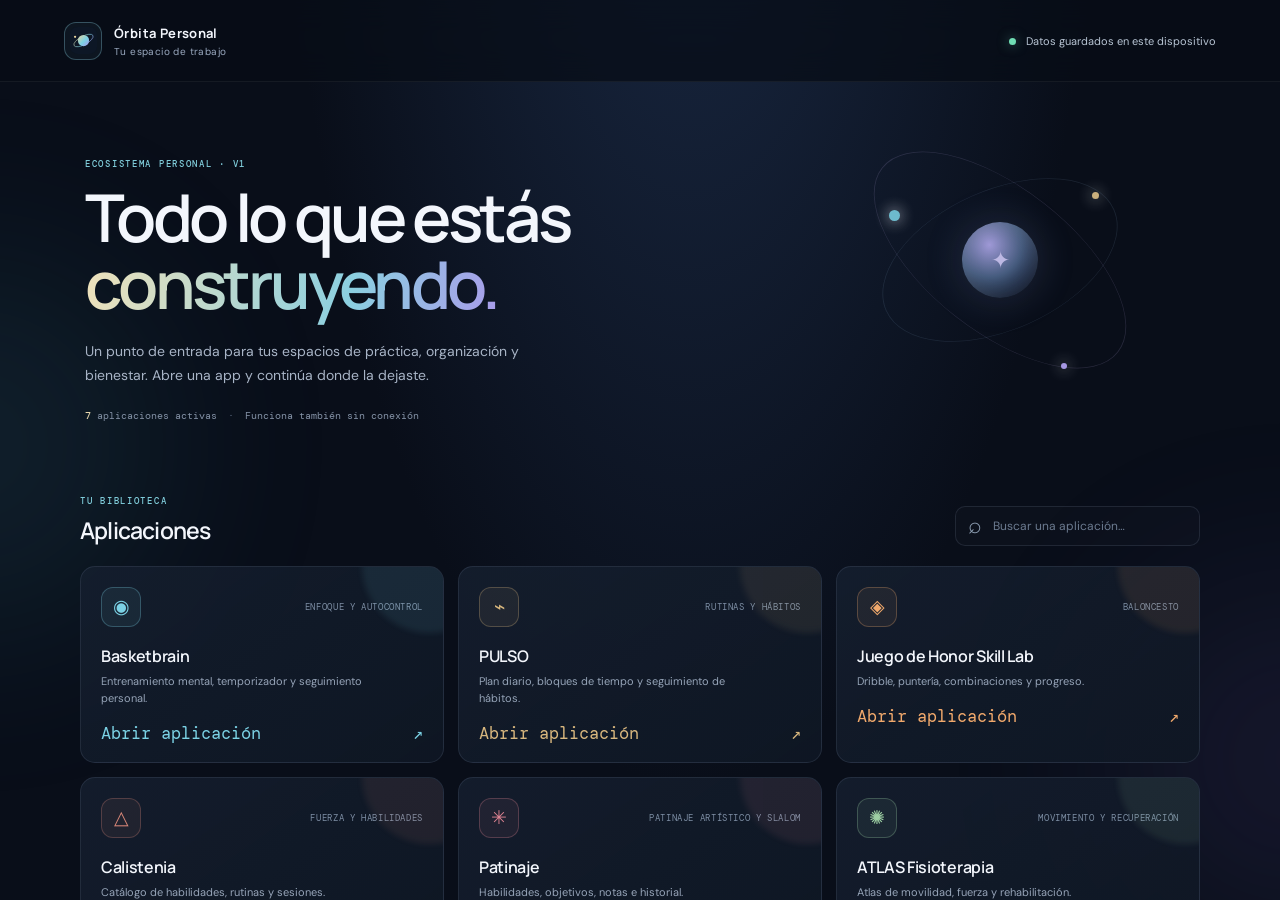
<file: index.html>
<!doctype html><html lang="es"><meta charset="utf-8"><meta http-equiv="refresh" content="0;url=./ecosistema-personal/"><meta name="viewport" content="width=device-width, initial-scale=1"><title>Mi Ecosistema</title><p>Abriendo el portal… <a href="./ecosistema-personal/">Continuar al ecosistema personal</a></p></html>
</file>
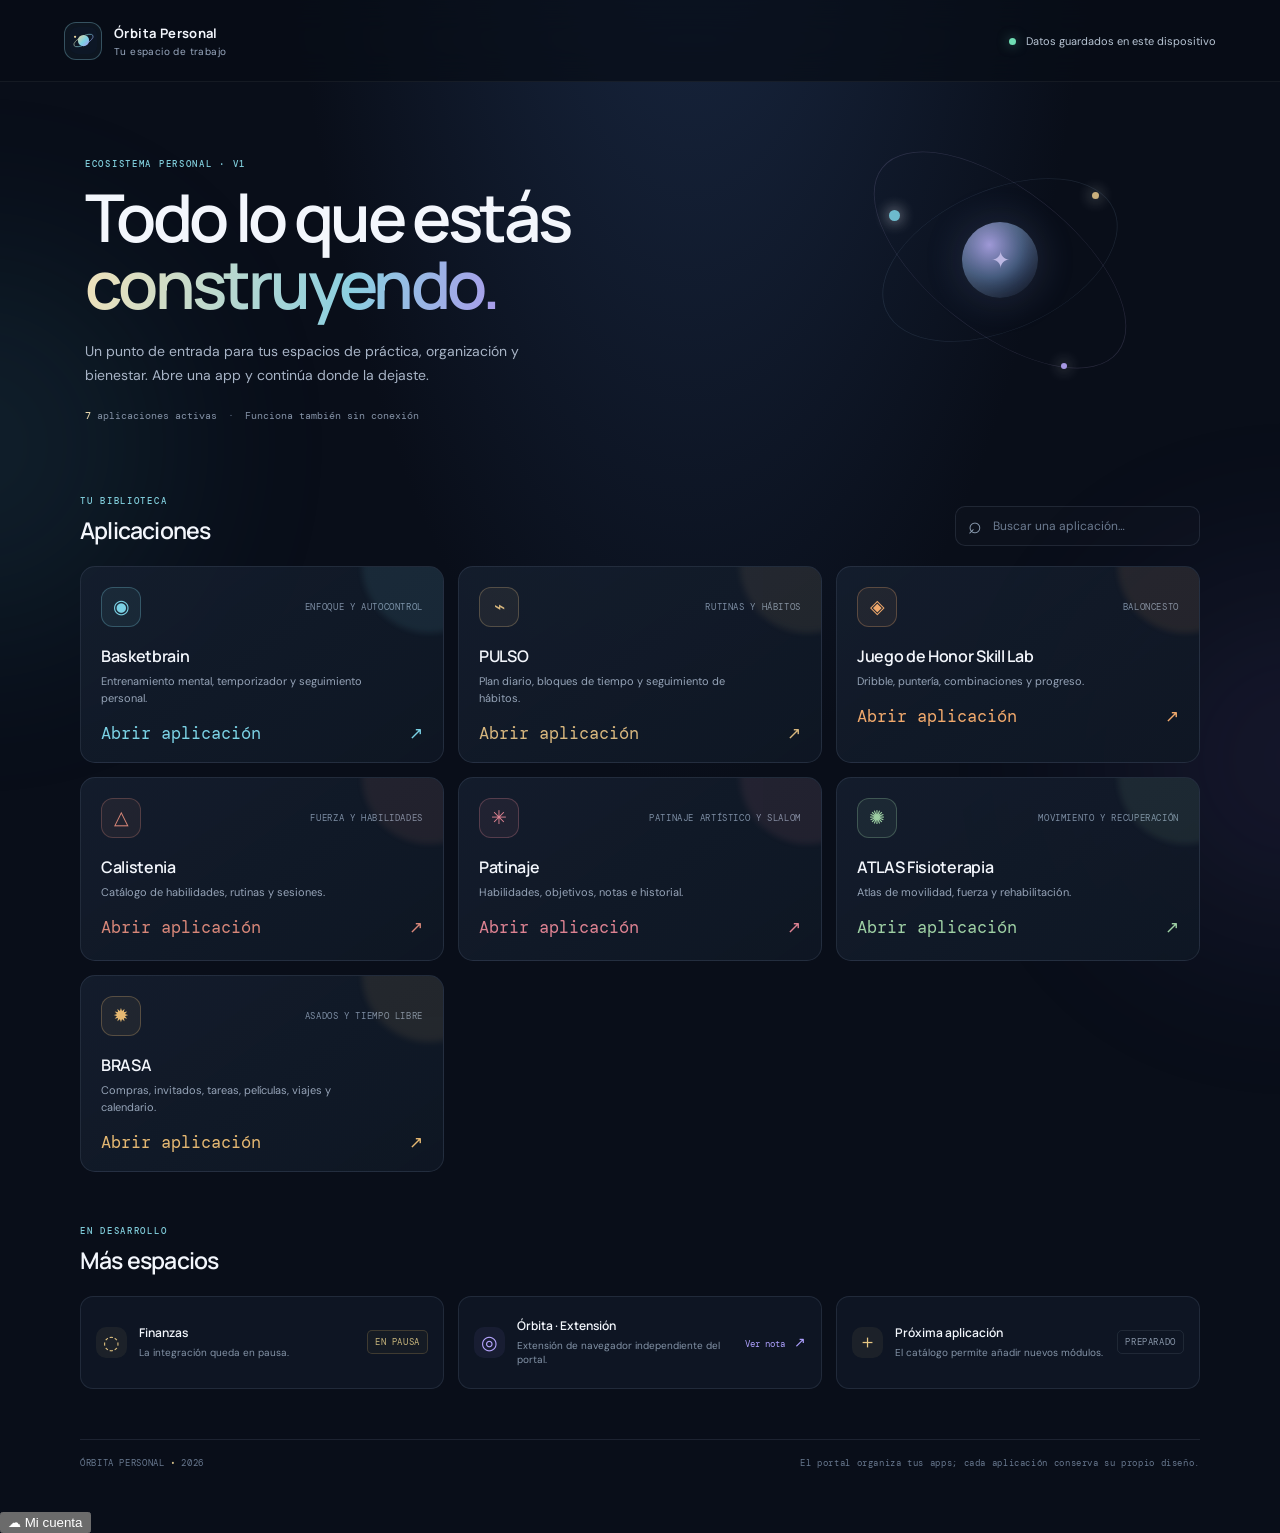
<file: ecosistema-personal/index.html>
<!doctype html>
<html lang="es">
<head>
  <meta charset="utf-8">
  <meta name="viewport" content="width=device-width,initial-scale=1,viewport-fit=cover">
  <meta name="theme-color" content="#0a1020">
  <meta name="description" content="Portal privado de aplicaciones personales: entrenamiento, hábitos, movimiento y organización.">
  <link rel="manifest" href="./manifest.webmanifest">
  <link rel="icon" href="./assets/icon.svg" type="image/svg+xml">
  <link rel="stylesheet" href="./styles.css">
  <title>Órbita Personal — Aplicaciones</title>
<script>window.ECOSISTEMA_CLOUD_CONFIG = {url:"https://lrwiqqkcwsizrbtytbqw.supabase.co",key:"sb_publishable_jldukrUoL7tApyQyWFJ_5w_FaMpyK9y"};</script>
<script src="./core/private-cloud.js"></script>
</head>
<body>
  <div class="ambient ambient-one"></div><div class="ambient ambient-two"></div>
  <header class="topbar">
    <a class="brand" href="./" aria-label="Inicio del ecosistema">
      <span class="brand-mark"><img src="./assets/icon.svg" alt=""></span>
      <span><strong>Órbita Personal</strong><small>Tu espacio de trabajo</small></span>
    </a>
    <div class="top-actions"><span class="local-badge"><i></i> Datos guardados en este dispositivo</span><button class="install-btn" id="installBtn" hidden>Instalar portal</button></div>
  </header>
  <main>
    <section class="hero">
      <div class="hero-copy"><p class="eyebrow">ECOSISTEMA PERSONAL · V1</p><h1>Todo lo que estás<br><em>construyendo.</em></h1><p class="hero-text">Un punto de entrada para tus espacios de práctica, organización y bienestar. Abre una app y continúa donde la dejaste.</p><div class="hero-meta"><span><b id="appCount">7</b> aplicaciones activas</span><span class="dot">·</span><span>Funciona también sin conexión</span></div></div>
      <div class="orbit-art" aria-hidden="true"><div class="orbit orbit-a"></div><div class="orbit orbit-b"></div><div class="orbit-core">✦</div><span class="planet p1"></span><span class="planet p2"></span><span class="planet p3"></span></div>
    </section>
    <section class="section-head"><div><p class="eyebrow">TU BIBLIOTECA</p><h2>Aplicaciones</h2></div><label class="search"><span>⌕</span><input id="search" type="search" placeholder="Buscar una aplicación…" aria-label="Buscar aplicación"></label></section>
    <section id="appGrid" class="app-grid" aria-live="polite"></section>
    <section class="section-head secondary-head"><div><p class="eyebrow">EN DESARROLLO</p><h2>Más espacios</h2></div></section>
    <section class="future-grid">
      <article class="future-card paused"><span class="future-icon">◌</span><div><h3>Finanzas</h3><p>La integración queda en pausa.</p></div><span class="status-tag">EN PAUSA</span></article>
      <article class="future-card"><span class="future-icon orbita-icon">◎</span><div><h3>Órbita · Extensión</h3><p>Extensión de navegador independiente del portal.</p></div><a class="text-link" href="./docs/orbita.html">Ver nota <span>↗</span></a></article>
      <article class="future-card future"><span class="future-icon">＋</span><div><h3>Próxima aplicación</h3><p>El catálogo permite añadir nuevos módulos.</p></div><span class="status-tag muted">PREPARADO</span></article>
    </section>
    <footer><span>ÓRBITA PERSONAL <b>·</b> 2026</span><span>El portal organiza tus apps; cada aplicación conserva su propio diseño.</span></footer>
  </main>
  <script src="./app-manifest.js" defer></script>
  <script src="./portal.js" defer></script>
</body>
</html>
</file>
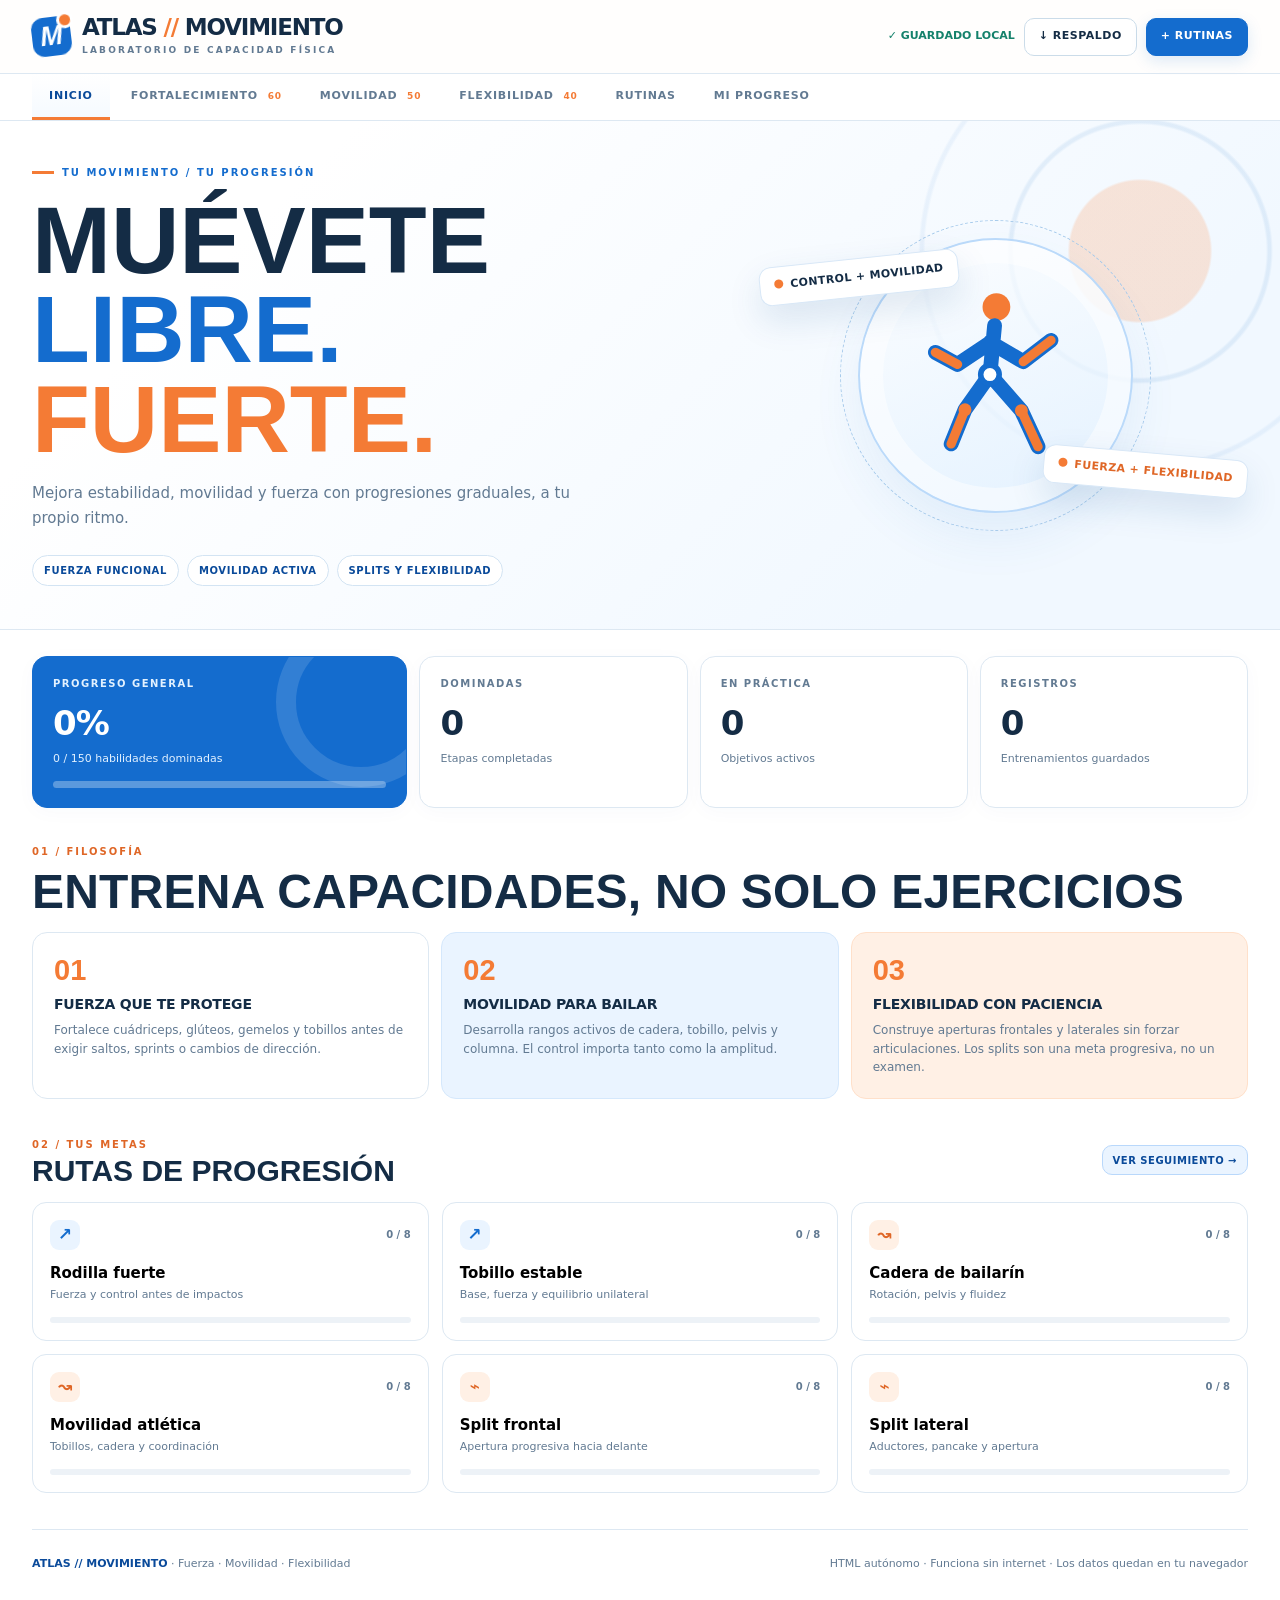
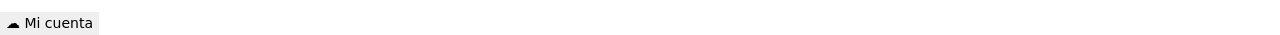
<file: ecosistema-personal/apps/atlas-fisioterapia/index.html>
<!DOCTYPE html>
<html lang="es">
<head>
<meta charset="UTF-8">
<meta name="viewport" content="width=device-width,initial-scale=1,viewport-fit=cover">
<meta name="theme-color" content="#ffffff">
<meta name="description" content="Laboratorio personal para fortalecer piernas, mejorar movilidad, desarrollar flexibilidad y organizar rutinas.">
<title>ATLAS // Laboratorio de movimiento</title>
<style>
:root{--ink:#142c45;--ink2:#1d3d5c;--muted:#627a92;--blue:#146cce;--blue2:#0a4a9a;--orange:#f47b35;--orange2:#df6626;--paper:#fff;--fog:#f5f8fc;--line:#dde8f2;--line2:#cbdce9;--bluewash:#eaf4ff;--orangewash:#fff0e5;--green:#14816b;--font:system-ui,-apple-system,'Segoe UI',Arial,sans-serif;--head:Impact,'Arial Narrow','Arial Black',sans-serif;}
*{box-sizing:border-box}html{scroll-behavior:smooth}body{margin:0;min-width:320px;color:var(--ink);background:var(--paper);font:14px/1.5 var(--font)}button,input,select,textarea{font:inherit}button{cursor:pointer}button:disabled{opacity:.4;cursor:not-allowed}a{color:var(--blue)}:focus-visible{outline:3px solid var(--orange);outline-offset:3px}::selection{background:#ffd6b8}button{border:0} .hidden,[hidden]{display:none!important} .wrap{width:min(1280px,calc(100% - 64px));margin:0 auto}
.top{height:74px;position:sticky;top:0;z-index:30;background:#fffefdf2;backdrop-filter:blur(15px);border-bottom:1px solid var(--line)}.top-inner{height:100%;display:flex;align-items:center;justify-content:space-between;gap:16px}.brand{display:flex;align-items:center;gap:11px;min-width:0}.mark{height:39px;width:39px;flex-shrink:0;display:grid;place-items:center;border-radius:12px;background:var(--blue);color:white;position:relative;transform:rotate(-7deg);font:bold italic 27px var(--head)}.mark::after{content:'';width:11px;height:11px;position:absolute;right:-4px;top:-4px;background:var(--orange);border:3px solid white;border-radius:50%}.brandname{display:block;font:900 23px/1 var(--font);letter-spacing:-1.2px}.brandname em{color:var(--orange);font-style:normal}.brandsub{display:block;font-size:9px;text-transform:uppercase;color:var(--muted);font-weight:800;letter-spacing:2.2px;margin-top:5px}.top-tools{display:flex;gap:9px;align-items:center}.saved{color:var(--green);font-weight:800;font-size:11px;white-space:nowrap}.btn{min-height:38px;border:1px solid var(--line2);border-radius:10px;background:white;color:var(--ink);padding:9px 14px;font-size:11px;letter-spacing:.5px;font-weight:850;transition:transform .16s,border-color .16s,background .16s}.btn:hover{transform:translateY(-1px);border-color:var(--blue)}.btn.primary{background:var(--blue);color:white;border-color:var(--blue);box-shadow:0 5px 15px #126bca25}.btn.primary:hover{background:var(--blue2)}.btn.orange{background:var(--orange);color:white;border-color:var(--orange)}.btn.light{background:var(--bluewash);border-color:#b9d8fb;color:var(--blue2)}.btn.small{min-height:30px;padding:6px 10px;font-size:10px}.btn.muted{background:transparent;color:var(--muted)}.btn.danger{color:#b23b34;border-color:#f2beb9}.navbar{background:#fff;border-bottom:1px solid var(--line);position:sticky;top:74px;z-index:29}.navtabs{display:flex;overflow-x:auto;scrollbar-width:thin;gap:4px}.navtab{border-bottom:3px solid transparent;background:transparent;padding:14px 17px 12px;color:var(--muted);font-weight:850;font-size:11px;text-transform:uppercase;white-space:nowrap;letter-spacing:.8px}.navtab:hover{color:var(--blue)}.navtab.active{color:var(--blue2);border-bottom-color:var(--orange);background:linear-gradient(#fff,#f5faff)}.navtab .count{font-size:9px;color:var(--orange);margin-left:5px}
.hero{overflow:hidden;border-bottom:1px solid var(--line);background:linear-gradient(135deg,#fff 20%,#f1f8ff 78%);position:relative}.hero::before{content:'';position:absolute;right:-190px;top:-200px;width:660px;height:660px;border-radius:50%;background:radial-gradient(circle,#fca57044 0 15%,transparent 15.5% 27%,#2b7bc91a 27.5% 28%,transparent 28.5% 46%,#146cce10 46.5% 47%,transparent 47.5%)}.hero-in{display:grid;grid-template-columns:1.15fr .85fr;min-height:365px;gap:30px;align-items:center;padding-top:44px;padding-bottom:43px;position:relative}.eyebrow{display:flex;align-items:center;gap:8px;text-transform:uppercase;font-size:10px;font-weight:900;letter-spacing:2px;color:var(--blue)}.eyebrow:before{content:'';width:22px;height:3px;background:var(--orange)}.hero h1{font:900 clamp(54px,7.4vw,110px)/.95 var(--head);letter-spacing:0;text-transform:uppercase;margin:16px 0 16px;color:var(--ink)}.hero h1 .blue{color:var(--blue)}.hero h1 .orange{color:var(--orange)}.hero-lead{font-size:15px;color:var(--muted);max-width:560px;line-height:1.65;margin:0}.hero-tags{display:flex;gap:8px;flex-wrap:wrap;margin-top:24px}.tag{background:white;border:1px solid #d3e4f3;border-radius:25px;padding:7px 11px;color:var(--blue2);font-size:10px;font-weight:900;letter-spacing:.6px;text-transform:uppercase}.hero-art{height:285px;min-width:0;position:relative;display:grid;place-items:center}.orbit{height:275px;width:275px;border:2px solid #bbdafa;border-radius:50%;position:relative;display:grid;place-items:center;background:linear-gradient(160deg,#ffffffbb,#dceeffaa);box-shadow:inset 0 0 0 23px #ffffff80,0 24px 50px #327fc015}.orbit:after{content:'';position:absolute;inset:-20px;border-radius:50%;border:1px dashed #a6caeb}.figure{height:185px;width:185px}.floating{position:absolute;background:white;border:1px solid #d9e8f7;padding:10px 14px;border-radius:12px;box-shadow:0 15px 35px #124f8821;font-size:11px;font-weight:900;letter-spacing:.4px}.floating.a{left:3%;top:25px;transform:rotate(-6deg)}.floating.b{right:0;bottom:27px;transform:rotate(5deg);color:var(--orange2)}.floating i{display:inline-block;width:9px;height:9px;border-radius:50%;background:var(--orange);margin-right:7px}
.dashboard{display:grid;grid-template-columns:1.4fr repeat(3,1fr);gap:12px;margin:26px 0 32px}.stat{background:#fff;border:1px solid var(--line);border-radius:15px;padding:19px 20px;min-height:116px;box-shadow:0 4px 20px #1a589107}.stat.main{background:var(--blue);color:white;border-color:var(--blue);position:relative;overflow:hidden}.stat.main:after{content:'';position:absolute;width:130px;height:130px;right:-40px;top:-40px;border:20px solid #ffffff20;border-radius:50%}.stat .k{font-size:10px;text-transform:uppercase;font-weight:900;letter-spacing:1.5px;display:block;color:var(--muted)}.stat.main .k{color:#e2f1ff}.stat strong{font:850 34px/1.2 var(--font);letter-spacing:-1px;display:block;margin:12px 0 3px}.stat small{font-size:11px;color:var(--muted)}.stat.main small{color:#e2f1ff}.progressbar{height:7px;border-radius:10px;background:#ffffff4d;overflow:hidden;margin-top:13px}.progressbar i{display:block;background:var(--orange);height:100%;width:0;transition:width .2s;border-radius:10px}
.section-top{display:flex;justify-content:space-between;gap:16px;align-items:end;margin-bottom:16px}.kicker{font-weight:900;font-size:10px;letter-spacing:2px;text-transform:uppercase;color:var(--orange2)}.section-top h2{font:900 clamp(30px,4vw,48px)/1.03 var(--head);letter-spacing:.2px;text-transform:uppercase;margin:6px 0 0}.section-top p{color:var(--muted);margin:10px 0 0;max-width:680px}.guide-grid{display:grid;grid-template-columns:repeat(3,1fr);gap:12px;margin-bottom:34px}.guide{padding:21px;border:1px solid var(--line);border-radius:15px;background:#fff}.guide:nth-child(2){background:var(--bluewash);border-color:#d5e8fc}.guide:nth-child(3){background:var(--orangewash);border-color:#ffe0ca}.guide .num{font:900 29px var(--head);color:var(--orange)}.guide h3{font-size:14px;margin:7px 0 6px;letter-spacing:-.2px}.guide p{font-size:12px;color:var(--muted);margin:0;line-height:1.55}
.heading-row{display:flex;align-items:center;justify-content:space-between;gap:12px;margin-bottom:14px}.heading-row h2{font:900 30px var(--head);margin:0}.routes{display:grid;grid-template-columns:repeat(3,1fr);gap:13px;margin-bottom:36px}.route{background:#fff;border:1px solid var(--line);padding:17px;border-radius:14px;text-align:left;min-height:136px;transition:transform .15s,box-shadow .15s}.route:hover{transform:translateY(-2px);box-shadow:0 12px 25px #19548812}.route .route-top{display:flex;align-items:center;justify-content:space-between;gap:9px}.route .ico{display:grid;place-items:center;width:30px;height:30px;border-radius:9px;background:var(--bluewash);color:var(--blue);font-size:17px;font-weight:900}.route.orange .ico{background:var(--orangewash);color:var(--orange2)}.route h3{font-size:15px;margin:12px 0 3px}.route p{font-size:11px;margin:0;color:var(--muted)}.route .track{height:6px;background:#edf2f7;border-radius:10px;overflow:hidden;margin-top:13px}.route .track i{display:block;height:100%;width:0;background:var(--blue);border-radius:10px}.route.orange .track i{background:var(--orange)}.route .fraction{font-size:10px;color:var(--muted);font-weight:850}
.content{padding-bottom:60px}.work-area{scroll-margin-top:147px}.area-head{display:flex;align-items:end;justify-content:space-between;gap:16px;margin-top:13px}.area-head h2{font:900 clamp(38px,5vw,58px)/1 var(--head);margin:8px 0;text-transform:uppercase}.area-head h2 em{color:var(--orange);font-style:normal}.area-head p{color:var(--muted);max-width:760px;font-size:13px;margin:6px 0}.area-count{font-size:10px;font-weight:900;color:var(--blue);letter-spacing:1px;white-space:nowrap}.subhero{border-radius:16px;background:var(--bluewash);border:1px solid #d3e7fa;padding:17px 19px;display:flex;align-items:flex-start;gap:15px;margin:23px 0}.subhero.orange{background:var(--orangewash);border-color:#ffe2d1}.subhero strong{display:block;font-size:13px;color:var(--ink)}.subhero p{margin:3px 0 0;color:var(--ink2);font-size:12px;line-height:1.6}.subhero .symbol{font-size:25px;line-height:1}
.filterbar{display:grid;grid-template-columns:minmax(160px,2fr) repeat(3,minmax(110px,1fr)) auto;gap:9px;margin:21px 0 12px}.input,.select,.textarea{border:1px solid var(--line2);border-radius:10px;background:white;color:var(--ink);padding:10px 12px;min-height:42px;outline:none;width:100%}.input:focus,.select:focus,.textarea:focus{border-color:var(--blue);box-shadow:0 0 0 3px #d9ecff}.input::placeholder{color:#8aa0b3}.filter-meta{display:flex;align-items:center;justify-content:space-between;gap:9px;color:var(--muted);font-size:11px;font-weight:750;margin-bottom:13px}.group-title{display:flex;gap:10px;align-items:center;margin:22px 0 11px}.group-title b{font:900 21px var(--head);color:var(--ink)}.group-title .rule{height:1px;background:var(--line);flex:1}.group-title small{font-size:10px;font-weight:900;color:var(--blue)}
.skill{border:1px solid var(--line);border-radius:12px;background:#fff;margin-bottom:8px;overflow:hidden;transition:border-color .2s}.skill:hover{border-color:#a5cbea}.skill.practica{border-left:3px solid var(--orange)}.skill.dominado{border-left:3px solid var(--green)}.skill-core{display:grid;grid-template-columns:45px minmax(170px,1fr) 94px minmax(105px,.7fr) 136px 40px;align-items:center;gap:12px;padding:14px}.skill-num{font:900 21px var(--head);color:#b2c6d9;text-align:center}.skill-title{min-width:0}.skill-title h3{font-weight:900;font-size:15px;margin:0 0 4px;line-height:1.3}.skill-title p{margin:0;color:var(--muted);font-size:10px;text-transform:uppercase;font-weight:800;letter-spacing:.8px}.level{font-size:10px;color:var(--muted);font-weight:850;white-space:nowrap}.level i{display:block;color:var(--orange);font-style:normal;letter-spacing:1px;font-size:12px;margin-top:3px}.dose{font-size:12px;font-weight:900;color:var(--blue2)}.dose small{display:block;color:var(--muted);font-size:9px;letter-spacing:.9px;text-transform:uppercase;margin-bottom:4px}.skill-status{width:100%;padding:9px 7px;background:var(--fog);color:var(--ink);border:1px solid var(--line2);border-radius:9px;font-weight:800;font-size:11px}.star{background:var(--fog);border:1px solid var(--line);border-radius:10px;color:#9eb4c8;font-size:23px;width:38px;height:38px}.star.on{color:var(--orange);background:var(--orangewash);border-color:#ffd6bb}.detail{border-top:1px solid var(--line);background:#fbfdff}.detail summary{list-style:none;cursor:pointer;padding:10px 17px;font-size:10px;text-transform:uppercase;letter-spacing:1px;font-weight:900;color:var(--blue)}.detail summary::-webkit-details-marker{display:none}.detail summary:after{content:'+';float:right;font-size:16px;line-height:12px}.detail[open] summary:after{content:'−'}.detail-grid{display:grid;grid-template-columns:1.2fr 1fr;gap:20px;padding:15px 18px 19px;border-top:1px solid var(--line)}.smallhead{font-size:10px;color:var(--muted);text-transform:uppercase;letter-spacing:1.1px;font-weight:900;margin-bottom:5px;display:block}.detail p{font-size:12px;line-height:1.6;margin:4px 0 12px}.caution{padding:9px 11px;background:var(--orangewash);border-radius:9px;color:#8d471d;font-size:11px!important}.textarea{min-height:80px;resize:vertical}.log-fields{display:grid;grid-template-columns:1fr 1fr auto;gap:7px;align-items:end;margin-top:10px}.log-fields label{display:block;font-size:10px;color:var(--muted);font-weight:850;margin-bottom:4px}.log-fields .input{min-height:35px;padding:6px 9px}.history{font-size:11px;color:var(--muted);margin-top:12px}.history strong{color:var(--ink)}.exercise-add{margin:20px 0 15px;display:flex;gap:9px;align-items:center;flex-wrap:wrap}.empty{border:1px dashed #abc7de;border-radius:14px;background:#f9fcff;padding:42px 22px;text-align:center;color:var(--muted);font-size:13px}.empty .big{font:900 64px var(--head);color:#bbd7ed}.empty h3{font-size:20px;color:var(--ink);margin:9px 0 6px}
.routines-empty{border:2px dashed #cbdfea;border-radius:20px;background:linear-gradient(135deg,#fff,#f5faff);text-align:center;padding:65px 20px;margin-top:24px}.routines-empty .circle{display:grid;place-items:center;width:70px;height:70px;background:var(--orangewash);color:var(--orange2);border-radius:50%;font-size:35px;margin:auto}.routines-empty h3{font:900 31px var(--head);margin:16px 0 8px}.routines-empty p{max-width:460px;margin:0 auto 22px;color:var(--muted)}.routine-list{margin-top:22px;display:grid;grid-template-columns:repeat(2,1fr);gap:13px}.routine-card{border:1px solid var(--line);border-radius:14px;padding:20px}.routine-card h3{font-size:17px;margin:0 0 4px}.routine-card p{font-size:12px;color:var(--muted);white-space:pre-wrap;min-height:45px}.routine-actions{display:flex;gap:8px;flex-wrap:wrap}.routine-items{display:flex;gap:5px;flex-wrap:wrap;margin:10px 0}.routine-pill{font-size:10px;padding:5px 8px;color:var(--blue2);background:var(--bluewash);border-radius:20px}.routine-add-form{border:1px solid var(--line);border-radius:16px;padding:18px;margin-top:18px;background:#f9fcff}.form-grid{display:grid;grid-template-columns:1fr 1fr;gap:11px}.form-grid .wide{grid-column:1/-1}.form-grid label{display:block;color:var(--muted);font-size:10px;font-weight:900;margin-bottom:5px}.form-actions{display:flex;gap:8px;margin-top:12px}.record-layout{display:grid;grid-template-columns:1fr 1fr;gap:16px;margin-top:24px}.info-panel{background:#fff;border:1px solid var(--line);border-radius:16px;padding:23px}.info-panel h3{margin:0 0 11px;font-size:16px}.info-panel p,.info-panel li{font-size:12px;color:var(--muted);line-height:1.7}.info-panel ul{padding-left:18px}.info-panel li+li{margin-top:7px}.pain-grid{display:grid;grid-template-columns:1fr 1fr;gap:9px}.pain-grid label{font-size:10px;font-weight:850;color:var(--muted);display:block;margin:5px 0}.pain-history{display:flex;flex-direction:column;gap:7px;margin-top:14px}.pain-item{display:flex;justify-content:space-between;gap:9px;align-items:center;border-bottom:1px solid var(--line);padding-bottom:6px;font-size:11px}.pain-item span{color:var(--muted)}.backup-panel{display:flex;gap:9px;flex-wrap:wrap;margin-top:13px}.footer{border-top:1px solid var(--line);padding:26px 0 40px;margin-top:35px;display:flex;gap:10px;align-items:center;justify-content:space-between;color:var(--muted);font-size:11px}.footer b{color:var(--blue2)}.toast{position:fixed;right:18px;bottom:16px;z-index:100;background:var(--ink);color:white;border-radius:12px;padding:12px 16px;box-shadow:0 15px 40px #183c6070;font-size:12px;font-weight:850;opacity:0;pointer-events:none;transform:translateY(10px);transition:.18s}.toast.show{opacity:1;transform:translateY(0)}
@media(max-width:1050px){.hero-in{grid-template-columns:1fr .7fr}.dashboard{grid-template-columns:repeat(2,1fr)}.skill-core{grid-template-columns:35px minmax(150px,1fr) 78px 100px 118px 35px;gap:7px}.skill-title h3{font-size:13px}.routes{grid-template-columns:repeat(2,1fr)}}
@media(max-width:760px){.wrap{width:calc(100% - 30px)}.top{height:64px}.navbar{top:64px}.brandname{font-size:20px}.brand .mark{height:34px;width:34px}.brandsub{font-size:7px}.saved{display:none}.top-tools .btn{padding:7px 10px;font-size:10px;min-height:34px}.navtab{padding:12px 13px 10px;font-size:10px}.hero-in{grid-template-columns:1fr;gap:0;padding-top:33px;padding-bottom:23px;min-height:auto}.hero h1{font-size:clamp(58px,13vw,90px)}.hero-art{height:168px}.orbit{transform:scale(.53)}.floating{font-size:9px}.floating.a{top:22px;left:8%}.floating.b{bottom:17px;right:8%}.hero-lead{font-size:13px}.dashboard{gap:9px;margin:17px 0 28px}.stat{padding:15px;min-height:95px}.stat strong{font-size:27px}.guide-grid{grid-template-columns:1fr;gap:9px}.guide{padding:16px}.guide .num{font-size:22px}.routes{gap:9px}.route{min-height:145px;padding:14px}.route h3{font-size:13px}.filterbar{grid-template-columns:1fr 1fr}.filterbar input{grid-column:1/-1}.filterbar #focus{grid-column:1/-1}.filterbar #fav{grid-column:1/-1}.skill-core{grid-template-columns:27px 1fr 94px;grid-template-areas:'num title star' 'num level status' 'num dose status';gap:4px 7px;padding:11px 9px}.skill-num{grid-area:num;font-size:17px}.skill-title{grid-area:title}.skill-title h3{font-size:13px}.level{grid-area:level}.level i{display:inline;margin-left:5px}.dose{grid-area:dose;font-size:11px}.dose small{display:inline;margin-right:6px}.skill-status{grid-area:status;font-size:9px;padding:7px 4px}.star{grid-area:star;justify-self:end;width:32px;height:30px;font-size:19px}.detail-grid{grid-template-columns:1fr;gap:11px}.log-fields{grid-template-columns:1fr 1fr}.log-fields button{grid-column:1/-1}.routine-list{grid-template-columns:1fr}.record-layout{grid-template-columns:1fr}.section-top h2{font-size:32px}.work-area{scroll-margin-top:125px}}
@media(max-width:400px){.routes{grid-template-columns:1fr 1fr}.hero h1{font-size:52px}.brandname{font-size:17px}.top-tools .btn:first-child{display:none}.skill-title p{font-size:9px}.stat strong{font-size:24px}}@media(prefers-reduced-motion:reduce){html{scroll-behavior:auto}*{transition:none!important}}
</style>
<script src="../../core/private-cloud.js" data-ecosistema-app="atlas-fisioterapia"></script>
</head>
<body>
<header class="top"><div class="wrap top-inner"><div class="brand"><div class="mark" aria-hidden="true">M</div><div><span class="brandname">ATLAS <em>//</em> MOVIMIENTO</span><span class="brandsub">LABORATORIO DE CAPACIDAD FÍSICA</span></div></div><div class="top-tools"><span class="saved" id="save-label">✓ GUARDADO LOCAL</span><button class="btn" type="button" id="export-top">↓ RESPALDO</button><button class="btn primary" type="button" id="go-routines">+ RUTINAS</button></div></div></header>
<div class="navbar"><nav class="wrap navtabs" id="tabs" aria-label="Secciones"><button class="navtab active" data-tab="inicio">INICIO</button><button class="navtab" data-tab="fuerza">FORTALECIMIENTO <span class="count">60</span></button><button class="navtab" data-tab="movilidad">MOVILIDAD <span class="count">50</span></button><button class="navtab" data-tab="flexibilidad">FLEXIBILIDAD <span class="count">40</span></button><button class="navtab" data-tab="rutinas">RUTINAS</button><button class="navtab" data-tab="seguimiento">MI PROGRESO</button></nav></div>
<section class="hero" id="hero-section"><div class="wrap hero-in"><div><div class="eyebrow">TU MOVIMIENTO / TU PROGRESIÓN</div><h1>MUÉVETE<br><span class="blue">LIBRE.</span><span class="orange"> FUERTE.</span></h1><p class="hero-lead">Mejora estabilidad, movilidad y fuerza con progresiones graduales, a tu propio ritmo.</p><div class="hero-tags"><span class="tag">Fuerza funcional</span><span class="tag">Movilidad activa</span><span class="tag">Splits y flexibilidad</span></div></div><div class="hero-art" aria-hidden="true"><div class="orbit"><svg class="figure" viewBox="0 0 200 200" fill="none" xmlns="http://www.w3.org/2000/svg"><circle cx="101" cy="26" r="15" fill="#f47b35"/><path d="M99 46L94 99M95 64L59 88L35 75M94 64L130 85L160 62M94 99L67 137L52 174M94 99L128 138L146 177" stroke="#146cce" stroke-width="16" stroke-linecap="round" stroke-linejoin="round"/><path d="M59 88L35 75M130 85L160 62M67 137L52 174M128 138L146 177" stroke="#f47b35" stroke-width="10" stroke-linecap="round"/><circle cx="94" cy="99" r="10" fill="#fff" stroke="#146cce" stroke-width="6"/><circle cx="67" cy="137" r="7" fill="#f47b35"/><circle cx="128" cy="138" r="7" fill="#f47b35"/></svg></div><span class="floating a"><i></i>CONTROL + MOVILIDAD</span><span class="floating b"><i></i>FUERZA + FLEXIBILIDAD</span></div></div></section>
<main class="wrap"><section class="dashboard" aria-label="Estadísticas"><div class="stat main"><span class="k">PROGRESO GENERAL</span><strong id="pct">0%</strong><small id="done-total">0 habilidades dominadas</small><div class="progressbar"><i id="prog"></i></div></div><div class="stat"><span class="k">DOMINADAS</span><strong id="done">0</strong><small>Etapas completadas</small></div><div class="stat"><span class="k">EN PRÁCTICA</span><strong id="learning">0</strong><small>Objetivos activos</small></div><div class="stat"><span class="k">REGISTROS</span><strong id="logs">0</strong><small>Entrenamientos guardados</small></div></section>
<section id="home-body"><div class="section-top"><div><span class="kicker">01 / FILOSOFÍA</span><h2>ENTRENA CAPACIDADES, NO SOLO EJERCICIOS</h2></div></div><div class="guide-grid"><div class="guide"><span class="num">01</span><h3>FUERZA QUE TE PROTEGE</h3><p>Fortalece cuádriceps, glúteos, gemelos y tobillos antes de exigir saltos, sprints o cambios de dirección.</p></div><div class="guide"><span class="num">02</span><h3>MOVILIDAD PARA BAILAR</h3><p>Desarrolla rangos activos de cadera, tobillo, pelvis y columna. El control importa tanto como la amplitud.</p></div><div class="guide"><span class="num">03</span><h3>FLEXIBILIDAD CON PACIENCIA</h3><p>Construye aperturas frontales y laterales sin forzar articulaciones. Los splits son una meta progresiva, no un examen.</p></div></div><div class="heading-row"><div><span class="kicker">02 / TUS METAS</span><h2>RUTAS DE PROGRESIÓN</h2></div><button class="btn small light" type="button" data-go="seguimiento">VER SEGUIMIENTO →</button></div><div class="routes" id="routes"></div></section>
<section id="training" class="work-area" hidden><div class="area-head"><div><span class="kicker" id="section-code">CATÁLOGO / 01</span><h2 id="section-title">FORTALECIMIENTO</h2><p id="section-desc"></p></div><div class="area-count" id="section-count"></div></div><div class="subhero" id="section-notice"><span class="symbol">✳</span><div><strong id="notice-title"></strong><p id="notice-text"></p></div></div><div class="filterbar"><input id="search" class="input" type="search" placeholder="Buscar ejercicio, nombre o grupo..." aria-label="Buscar ejercicios"><select class="select" id="focus" aria-label="Filtrar grupo"><option value="all">TODOS LOS GRUPOS</option></select><select class="select" id="level" aria-label="Filtrar dificultad"><option value="all">TODOS LOS NIVELES</option><option value="1">01 · INICIAL</option><option value="2">02 · BASE</option><option value="3">03 · PROGRESIVO</option><option value="4">04 · AVANZADO</option><option value="5">05 · OBJETIVO</option></select><select class="select" id="status-filter" aria-label="Filtrar estado"><option value="all">TODOS LOS ESTADOS</option><option value="pendiente">PENDIENTES</option><option value="practica">EN PRÁCTICA</option><option value="dominado">DOMINADOS</option></select><button class="btn" id="fav" type="button" aria-pressed="false">☆ FAVORITOS</button></div><div class="filter-meta"><span id="result-count">0 ejercicios</span><button type="button" class="btn small muted" id="clear-filters">LIMPIAR FILTROS</button></div><div id="exercise-list"></div><div class="exercise-add"><button class="btn light" id="add-exercise">+ AÑADIR EJERCICIO PERSONAL</button><span style="color:var(--muted);font-size:11px">Puedes ampliar el catálogo cuando descubramos nuevas progresiones.</span></div></section>
<section id="routines-section" class="work-area" hidden><div class="area-head"><div><span class="kicker">04 / PLANIFICACIÓN</span><h2>RUTINAS <em>PERSONALES</em></h2><p>Esta sección empieza completamente vacía. Más adelante podremos construir aquí tus días, bloques, series, descansos y progresiones.</p></div></div><div id="routine-empty" class="routines-empty"><div class="circle">＋</div><h3>TU ESPACIO, SIN RUTINAS TODAVÍA</h3><p>Cuando quieras, crea tu primera rutina en blanco. Nada está predeterminado: la llenaremos según tu avance y tus objetivos.</p><button class="btn primary" id="first-routine">+ CREAR PRIMERA RUTINA</button></div><div id="routine-list" class="routine-list"></div><div class="exercise-add"><button class="btn light" id="another-routine">+ NUEVA RUTINA</button></div><form id="routine-form" class="routine-add-form" hidden><h3 id="routine-form-heading" style="margin:0 0 15px">NUEVA RUTINA</h3><div class="form-grid"><div><label for="routine-name">NOMBRE</label><input class="input" id="routine-name" required maxlength="80" placeholder="Ej.: Movilidad para bailar"></div><div><label for="routine-days">DÍAS / FRECUENCIA</label><input class="input" id="routine-days" maxlength="90" placeholder="Ej.: Lunes y jueves"></div><div class="wide"><label for="routine-notes">ESTRUCTURA Y EJERCICIOS (OPCIONAL)</label><textarea class="textarea" id="routine-notes" rows="5" placeholder="Queda en blanco hasta que quieras planificar..."></textarea></div></div><div class="form-actions"><button class="btn primary" type="submit">GUARDAR RUTINA</button><button class="btn" type="button" id="cancel-routine">CANCELAR</button></div></form></section>
<section id="tracking-section" class="work-area" hidden><div class="area-head"><div><span class="kicker">05 / SEGUIMIENTO</span><h2>TU CUERPO, <em>CON DATOS</em></h2><p>Observa la evolución de tus habilidades y registra cómo responde tu cuerpo. Los datos se quedan en este navegador.</p></div></div><div class="record-layout"><div class="info-panel"><h3>REGISTRO DE SÍNTOMAS</h3><p>Si haces ejercicio con molestias, registra el dolor durante la sesión y cómo se encuentra la rodilla al día siguiente. No equivale a un diagnóstico.</p><div class="pain-grid"><div><label for="pain-day">FECHA</label><input class="input" id="pain-day" type="date"></div><div><label for="pain-area">ZONA</label><select class="select" id="pain-area"><option>Rodilla izquierda</option><option>Rodilla derecha</option><option>Tobillo izquierdo</option><option>Tobillo derecho</option><option>Otra zona</option></select></div><div><label for="pain-during">DOLOR DURANTE (0–10)</label><input class="input" id="pain-during" type="number" min="0" max="10" step="1" value="0"></div><div><label for="pain-after">AL DÍA SIGUIENTE (OPCIONAL)</label><input class="input" id="pain-after" type="number" min="0" max="10" step="1" placeholder="Añadir después"></div></div><label for="pain-notes" class="smallhead" style="margin-top:12px">CONTEXTO / ACTIVIDAD</label><textarea class="textarea" id="pain-notes" placeholder="Ej.: baloncesto, gimnasio, caminata..." rows="2"></textarea><button class="btn primary" id="pain-save" type="button" style="margin-top:10px">+ GUARDAR REGISTRO</button><div class="pain-history" id="pain-history"></div></div><div class="info-panel"><h3>REGLAS PARA AVANZAR</h3><ul><li>Si hay dolor persistente, busca una valoración profesional para identificar su causa.</li><li>Progresar con técnica, control y tolerancia; no por cumplir una fecha.</li><li>Como referencia conservadora, molestias leves durante ciertos ejercicios pueden ser tolerables si no aumentan ni persisten al día siguiente; el umbral debe individualizarse.</li><li>Si aparece hinchazón, bloqueo, fallos de rodilla o dolor creciente, busca valoración profesional. Urgencias si no puedes apoyar o hay enrojecimiento y fiebre.</li><li>Los saltos, sprints y cambios bruscos de dirección corresponden a una fase posterior.</li><li>La anatomía individual influye en los splits: no fuerces la apertura completa.</li></ul><h3 style="margin-top:21px">TUS DATOS</h3><p>El progreso y las rutinas se guardan localmente. Descarga respaldos periódicos: borrar los datos del navegador puede eliminarlos.</p><div class="backup-panel"><button type="button" class="btn light" id="backup-btn">↓ EXPORTAR RESPALDO JSON</button><button type="button" class="btn" id="restore-btn">↑ IMPORTAR RESPALDO</button><button type="button" class="btn" id="csv-btn">↓ EXPORTAR CSV</button><input type="file" id="restore-input" hidden accept=".json,application/json"></div></div></div></section>
<footer class="footer"><span><b>ATLAS // MOVIMIENTO</b> · Fuerza · Movilidad · Flexibilidad</span><span>HTML autónomo · Funciona sin internet · Los datos quedan en tu navegador</span></footer></main>
<div class="toast" id="toast" role="status" aria-live="polite"></div>
<script>
const DATA=[{"id":"F001","section":"fuerza","group":"Movilidad y activación","name":"Dorsiflexión activa sentado","level":1,"dose":"2×12/lado","tip":"Levanta la punta del pie sin despegar el talón.","caution":"Hazlo sin dolor punzante.","index":1},{"id":"F002","section":"fuerza","group":"Movilidad y activación","name":"Flexión plantar activa sentado","level":1,"dose":"2×12/lado","tip":"Empuja lentamente la punta del pie hacia abajo.","caution":"No fuerces el tobillo.","index":2},{"id":"F003","section":"fuerza","group":"Movilidad y activación","name":"Inversión y eversión activa","level":1,"dose":"2×10/lado","tip":"Gira la planta hacia dentro y fuera sin mover toda la pierna.","caution":"Mantén el recorrido cómodo.","index":3},{"id":"F004","section":"fuerza","group":"Movilidad y activación","name":"Knee-to-Wall Ankle Mobility","level":1,"dose":"2×8/lado","tip":"Acerca la rodilla a una pared con el talón apoyado.","caution":"No levantes el talón ni fuerces la rodilla.","index":4},{"id":"F005","section":"fuerza","group":"Movilidad y activación","name":"Extensión activa de rodilla sentado","level":1,"dose":"2×10/lado","tip":"Estira lentamente una pierna sentado y regresa.","caution":"Trabaja en amplitud tolerada.","index":5},{"id":"F006","section":"fuerza","group":"Movilidad y activación","name":"Quadriceps Set","level":1,"dose":"3×20 s/lado","tip":"Contrae el cuádriceps con la pierna extendida.","caution":"No contengas la respiración.","index":6},{"id":"F007","section":"fuerza","group":"Movilidad y activación","name":"Straight Leg Raise","level":1,"dose":"2×10/lado","tip":"Eleva una pierna recta tumbado boca arriba.","caution":"Evita arquear la zona lumbar.","index":7},{"id":"F008","section":"fuerza","group":"Movilidad y activación","name":"Isometric Heel Dig","level":1,"dose":"3×15 s/lado","tip":"Presiona el talón contra el suelo activando isquiotibiales.","caution":"Mantén la pelvis quieta.","index":8},{"id":"F009","section":"fuerza","group":"Movilidad y activación","name":"Heel Slide","level":1,"dose":"2×12/lado","tip":"Desliza el talón hacia el cuerpo y vuelve a estirarlo.","caution":"No fuerces la flexión.","index":9},{"id":"F010","section":"fuerza","group":"Movilidad y activación","name":"Standing Weight Shift","level":1,"dose":"2×45 s","tip":"Transfiere el peso entre ambas piernas sin perder alineación.","caution":"Utiliza apoyo si tienes inestabilidad.","index":10},{"id":"F011","section":"fuerza","group":"Pies y tobillos","name":"Short Foot Exercise","level":1,"dose":"3×8/lado","tip":"Acorta suavemente el pie elevando su arco, sin encoger los dedos.","caution":"No agarres el suelo con los dedos.","index":11},{"id":"F012","section":"fuerza","group":"Pies y tobillos","name":"Big Toe Lift","level":1,"dose":"2×12/lado","tip":"Eleva solo el dedo gordo manteniendo los demás apoyados.","caution":"Evita calambres.","index":12},{"id":"F013","section":"fuerza","group":"Pies y tobillos","name":"Four-Toe Lift","level":1,"dose":"2×12/lado","tip":"Levanta los cuatro dedos pequeños sin despegar el gordo.","caution":"No fuerces separación dolorosa.","index":13},{"id":"F014","section":"fuerza","group":"Pies y tobillos","name":"Towel Scrunches","level":1,"dose":"2×45 s","tip":"Recoge suavemente una toalla usando los dedos del pie.","caution":"Evita fatiga excesiva del arco.","index":14},{"id":"F015","section":"fuerza","group":"Pies y tobillos","name":"Banded Ankle Eversion","level":2,"dose":"2×12/lado","tip":"Lleva el pie hacia fuera contra la resistencia de una banda.","caution":"Controla el regreso sin rebotes.","index":15},{"id":"F016","section":"fuerza","group":"Pies y tobillos","name":"Banded Ankle Inversion","level":2,"dose":"2×12/lado","tip":"Lleva el pie hacia dentro contra una banda elástica.","caution":"Evita girar toda la pierna.","index":16},{"id":"F017","section":"fuerza","group":"Pies y tobillos","name":"Banded Dorsiflexion","level":2,"dose":"2×12/lado","tip":"Lleva los dedos hacia la tibia contra resistencia.","caution":"Mantén el recorrido lento.","index":17},{"id":"F018","section":"fuerza","group":"Pies y tobillos","name":"Banded Plantarflexion","level":2,"dose":"2×12/lado","tip":"Empuja el antepié contra una banda como si pisaras un pedal.","caution":"No compenses con la cadera.","index":18},{"id":"F019","section":"fuerza","group":"Pies y tobillos","name":"Double-Leg Calf Raise","level":2,"dose":"2×12","tip":"Sube y baja ambos talones con rodillas casi extendidas.","caution":"Evita rebotes si hay dolor tendinoso.","index":19},{"id":"F020","section":"fuerza","group":"Pies y tobillos","name":"Bent-Knee Double Calf Raise","level":2,"dose":"2×12","tip":"Eleva los talones con rodillas flexionadas para enfatizar el sóleo.","caution":"Apóyate para no perder equilibrio.","index":20},{"id":"F021","section":"fuerza","group":"Equilibrio y propiocepción","name":"Supported Single-Leg Balance","level":1,"dose":"3×20 s/lado","tip":"Sostén el equilibrio sobre una pierna con un apoyo cercano.","caution":"Mantén algo firme a tu alcance.","index":21},{"id":"F022","section":"fuerza","group":"Equilibrio y propiocepción","name":"Single-Leg Balance","level":2,"dose":"3×25 s/lado","tip":"Equilíbrate sin sujetarte y mantén la pelvis nivelada.","caution":"No bloquees la rodilla.","index":22},{"id":"F023","section":"fuerza","group":"Equilibrio y propiocepción","name":"Single-Leg Balance with Head Turns","level":2,"dose":"3×20 s/lado","tip":"Gira la cabeza suavemente mientras permaneces sobre un pie.","caution":"Hazlo cerca de una pared.","index":23},{"id":"F024","section":"fuerza","group":"Equilibrio y propiocepción","name":"Star Excursion Balance","level":3,"dose":"2×5 alcances/lado","tip":"Alcanza distintas direcciones con el pie libre sin perder control.","caution":"Evita hundimiento de rodilla.","index":24},{"id":"F025","section":"fuerza","group":"Equilibrio y propiocepción","name":"Foam Single-Leg Balance","level":3,"dose":"3×20 s/lado","tip":"Equilíbrate sobre espuma con un apoyo seguro a mano.","caution":"No practicar sobre superficies inseguras.","index":25},{"id":"F026","section":"fuerza","group":"Equilibrio y propiocepción","name":"Single-Leg Calf Raise","level":3,"dose":"3×8/lado","tip":"Levanta el talón con una sola pierna de forma lenta.","caution":"Reduce volumen si el tendón reacciona.","index":26},{"id":"F027","section":"fuerza","group":"Equilibrio y propiocepción","name":"Bent-Knee Single-Leg Calf Raise","level":3,"dose":"3×8/lado","tip":"Eleva el talón sobre una pierna con rodilla algo flexionada.","caution":"Utiliza apoyo estable.","index":27},{"id":"F028","section":"fuerza","group":"Equilibrio y propiocepción","name":"Eccentric Calf Raise","level":3,"dose":"2×8/lado","tip":"Sube con ambos pies y baja lentamente con uno.","caution":"No usar como protocolo genérico de dolor de Aquiles.","index":28},{"id":"F029","section":"fuerza","group":"Equilibrio y propiocepción","name":"Heel Walk","level":2,"dose":"3×10 pasos","tip":"Avanza sobre los talones manteniendo los dedos elevados.","caution":"Camina sobre suelo estable.","index":29},{"id":"F030","section":"fuerza","group":"Equilibrio y propiocepción","name":"Toe Walk","level":2,"dose":"3×10 pasos","tip":"Avanza suavemente sobre las puntas de los pies.","caution":"Evita si desencadena dolor.","index":30},{"id":"F031","section":"fuerza","group":"Cadera y cadena posterior","name":"Double-Leg Glute Bridge","level":1,"dose":"2×12","tip":"Eleva la pelvis empujando con ambos pies.","caution":"No hiperextiendas la espalda.","index":31},{"id":"F032","section":"fuerza","group":"Cadera y cadena posterior","name":"Long-Lever Glute Bridge","level":2,"dose":"2×10","tip":"Aleja los pies del cuerpo para aumentar trabajo posterior.","caution":"No lo lleves a calambres persistentes.","index":32},{"id":"F033","section":"fuerza","group":"Cadera y cadena posterior","name":"Hamstring Bridge Walkout","level":3,"dose":"2×6","tip":"Desde un puente, aleja los pies en pequeños pasos y regresa.","caution":"Detente si pierdes control lumbar.","index":33},{"id":"F034","section":"fuerza","group":"Cadera y cadena posterior","name":"Clamshell","level":1,"dose":"2×12/lado","tip":"Abre la rodilla superior acostado de lado y pies juntos.","caution":"No gires la pelvis.","index":34},{"id":"F035","section":"fuerza","group":"Cadera y cadena posterior","name":"Side-Lying Hip Abduction","level":1,"dose":"2×12/lado","tip":"Eleva lentamente la pierna superior acostado de lado.","caution":"No balancees el tronco.","index":35},{"id":"F036","section":"fuerza","group":"Cadera y cadena posterior","name":"Side-Lying Hip Adduction","level":1,"dose":"2×12/lado","tip":"Eleva la pierna inferior para trabajar aductores.","caution":"Usa amplitud cómoda.","index":36},{"id":"F037","section":"fuerza","group":"Cadera y cadena posterior","name":"Lateral Band Walk","level":2,"dose":"2×10 pasos","tip":"Camina lateralmente con una banda manteniendo control de cadera.","caution":"No dejes que las rodillas colapsen.","index":37},{"id":"F038","section":"fuerza","group":"Cadera y cadena posterior","name":"Standing Hip Hike","level":2,"dose":"2×10/lado","tip":"Eleva y baja un lado de la pelvis sobre una pierna de apoyo.","caution":"Movimiento pequeño y lento.","index":38},{"id":"F039","section":"fuerza","group":"Cadera y cadena posterior","name":"Supported Single-Leg Hip Hinge","level":2,"dose":"2×8/lado","tip":"Lleva la cadera atrás sobre una pierna con apoyo de mano.","caution":"Evita girar la pelvis.","index":39},{"id":"F040","section":"fuerza","group":"Cadera y cadena posterior","name":"Sliding Hamstring Curl","level":4,"dose":"2×6","tip":"Flexiona las rodillas deslizando los talones desde un puente.","caution":"Aplázalo si hay dolor o poca fuerza.","index":40},{"id":"F041","section":"fuerza","group":"Cuádriceps y rodilla","name":"High-Chair Sit-to-Stand","level":1,"dose":"2×8","tip":"Levántate de una silla alta y siéntate lento.","caution":"Ajusta altura si duele.","index":41},{"id":"F042","section":"fuerza","group":"Cuádriceps y rodilla","name":"High Box Squat","level":2,"dose":"2×8","tip":"Desciende hasta tocar un banco elevado con control.","caution":"No fuerces profundidad.","index":42},{"id":"F043","section":"fuerza","group":"Cuádriceps y rodilla","name":"Partial Wall Sit","level":2,"dose":"3×20 s","tip":"Sostén una sentadilla poco profunda contra la pared.","caution":"Evita si produce dolor importante.","index":43},{"id":"F044","section":"fuerza","group":"Cuádriceps y rodilla","name":"Spanish Squat Isometric","level":3,"dose":"3×20 s","tip":"Sostén sentadilla con banda fuerte detrás de rodillas y anclaje seguro.","caution":"Requiere montaje estable y tolerancia clínica.","index":44},{"id":"F045","section":"fuerza","group":"Cuádriceps y rodilla","name":"Terminal Knee Extension","level":1,"dose":"2×12/lado","tip":"Extiende los últimos grados de rodilla contra una banda.","caution":"Sin hiperextender violentamente.","index":45},{"id":"F046","section":"fuerza","group":"Cuádriceps y rodilla","name":"Low Step-Up","level":2,"dose":"2×8/lado","tip":"Sube un escalón bajo empujando con la pierna de apoyo.","caution":"No uses altura que genere dolor.","index":46},{"id":"F047","section":"fuerza","group":"Cuádriceps y rodilla","name":"Low Step-Down","level":3,"dose":"2×8/lado","tip":"Desciende lentamente desde un escalón controlando la rodilla.","caution":"Comienza con escalón muy bajo.","index":47},{"id":"F048","section":"fuerza","group":"Cuádriceps y rodilla","name":"Shallow Split Squat Isometric","level":2,"dose":"3×15 s/lado","tip":"Mantén una zancada corta y poco profunda.","caution":"Evita cargar si genera respuesta tardía.","index":48},{"id":"F049","section":"fuerza","group":"Cuádriceps y rodilla","name":"Assisted Single-Leg Sit-to-Stand","level":3,"dose":"2×6/lado","tip":"Levántate de una silla alta principalmente con una pierna.","caution":"Usa manos como asistencia.","index":49},{"id":"F050","section":"fuerza","group":"Cuádriceps y rodilla","name":"Single-Leg Decline Squat","level":5,"dose":"2×6/lado","tip":"Sentadilla lenta a una pierna sobre superficie inclinada.","caution":"Solo en fase avanzada y si procede por diagnóstico.","index":50},{"id":"F051","section":"fuerza","group":"Impacto y retorno deportivo","name":"A-March","level":3,"dose":"3×15 m","tip":"Marcha técnica elevando rodillas y coordinando brazos.","caution":"Empieza a baja velocidad.","index":51},{"id":"F052","section":"fuerza","group":"Impacto y retorno deportivo","name":"Low Step-Off Landing","level":3,"dose":"2×5","tip":"Desciende de una plataforma baja y estabiliza la recepción.","caution":"Solo si controlas aterrizajes.","index":52},{"id":"F053","section":"fuerza","group":"Impacto y retorno deportivo","name":"Low Jump and Stick","level":3,"dose":"2×5","tip":"Salta poco y mantén el aterrizaje estable.","caution":"No iniciar con dolor reactivo.","index":53},{"id":"F054","section":"fuerza","group":"Impacto y retorno deportivo","name":"Double-Leg Pogo Jumps","level":4,"dose":"2×12","tip":"Pequeños rebotes rápidos sobre ambos pies.","caution":"Exigen tolerancia de tendón.","index":54},{"id":"F055","section":"fuerza","group":"Impacto y retorno deportivo","name":"Two-Foot Lateral Line Hops","level":4,"dose":"2×10","tip":"Salta lateralmente una línea con ambos pies.","caution":"Mantén volumen bajo al empezar.","index":55},{"id":"F056","section":"fuerza","group":"Impacto y retorno deportivo","name":"Single-Leg Pogo Jumps","level":5,"dose":"2×8/lado","tip":"Rebotes rápidos de poca altura sobre un pie.","caution":"Solo después de suficiente fuerza y control.","index":56},{"id":"F057","section":"fuerza","group":"Impacto y retorno deportivo","name":"Single-Leg Hop and Stick","level":5,"dose":"2×5/lado","tip":"Salta sobre un pie y estabiliza la llegada.","caution":"Solo en retorno deportivo.","index":57},{"id":"F058","section":"fuerza","group":"Impacto y retorno deportivo","name":"Skater Bounds","level":5,"dose":"2×6/lado","tip":"Salta lateralmente entre piernas con recepción controlada.","caution":"No forzar distancia ni velocidad.","index":58},{"id":"F059","section":"fuerza","group":"Impacto y retorno deportivo","name":"Short Acceleration Drills","level":4,"dose":"4×8 m","tip":"Aceleraciones cortas con aumento gradual de intensidad.","caution":"Evita sprints máximos al principio.","index":59},{"id":"F060","section":"fuerza","group":"Impacto y retorno deportivo","name":"Deceleration and Cutting Drills","level":5,"dose":"3×4 cambios","tip":"Frena y cambia de dirección de forma gradual.","caution":"Exigen preparación para deporte.","index":60},{"id":"M001","section":"movilidad","group":"Tobillos y pies","name":"Círculos activos de tobillo","level":1,"dose":"2×8/sentido","tip":"Recorre círculos lentos sin mover la rodilla.","caution":"Sin rebotes ni dolor.","index":1},{"id":"M002","section":"movilidad","group":"Tobillos y pies","name":"Knee-to-wall progresivo","level":1,"dose":"2×8/lado","tip":"Busca dorsiflexión controlada sin despegar el talón.","caution":"La rodilla sigue el pie.","index":2},{"id":"M003","section":"movilidad","group":"Tobillos y pies","name":"Dorsiflexión con rodilla flexionada","level":2,"dose":"2×10/lado","tip":"Avanza la tibia sobre el pie con rodilla doblada.","caution":"No colapses el arco.","index":3},{"id":"M004","section":"movilidad","group":"Tobillos y pies","name":"Pronación y supinación del pie","level":2,"dose":"2×10/lado","tip":"Alterna cambios suaves de arco y apoyo.","caution":"No fuerces el borde del pie.","index":4},{"id":"M005","section":"movilidad","group":"Tobillos y pies","name":"Trípode plantar consciente","level":1,"dose":"3×20 s/lado","tip":"Distribuye presión entre talón, base del dedo gordo y quinto dedo.","caution":"Evita agarrotar los dedos.","index":5},{"id":"M006","section":"movilidad","group":"Tobillos y pies","name":"Rocking de tobillo en sentadilla asistida","level":2,"dose":"2×8","tip":"En sentadilla con apoyo, desplaza peso ligeramente hacia adelante.","caution":"No fuerces profundidad si duele la rodilla.","index":6},{"id":"M007","section":"movilidad","group":"Tobillos y pies","name":"Elevación controlada de talón en zancada","level":2,"dose":"2×10/lado","tip":"Moviliza el tobillo durante una zancada corta asistida.","caution":"Controla la rodilla.","index":7},{"id":"M008","section":"movilidad","group":"Tobillos y pies","name":"Alcances de tobillo en apoyo unilateral","level":3,"dose":"2×6/lado","tip":"Alcanza el suelo frente a ti sin perder apoyo completo.","caution":"Usa pared como asistencia.","index":8},{"id":"M009","section":"movilidad","group":"Caderas y pelvis","name":"Hip CARs asistidos","level":2,"dose":"2×4/lado","tip":"Dibuja círculos lentos con la cadera usando un apoyo.","caution":"No compenses con la cintura.","index":9},{"id":"M010","section":"movilidad","group":"Caderas y pelvis","name":"90/90 Switches apoyados","level":1,"dose":"2×8","tip":"Alterna rodillas entre ambos lados sentado con las manos en el suelo.","caution":"Reduce rango si duele rodilla.","index":10},{"id":"M011","section":"movilidad","group":"Caderas y pelvis","name":"90/90 Switches sin manos","level":3,"dose":"2×8","tip":"Cambia las piernas en 90/90 sin apoyo de manos.","caution":"Evita torsión de rodilla.","index":11},{"id":"M012","section":"movilidad","group":"Caderas y pelvis","name":"90/90 Forward Fold activo","level":2,"dose":"2×6/lado","tip":"Inclina el torso sobre la pierna delantera mediante la cadera.","caution":"No fuerces la articulación.","index":12},{"id":"M013","section":"movilidad","group":"Caderas y pelvis","name":"Rotación interna activa en 90/90","level":3,"dose":"2×8/lado","tip":"Despega el tobillo posterior manteniendo posición de 90/90.","caution":"Muévete sin dolor en la rodilla.","index":13},{"id":"M014","section":"movilidad","group":"Caderas y pelvis","name":"Rotación externa activa sentado","level":2,"dose":"2×8/lado","tip":"Eleva el tobillo o la rodilla suavemente en rotación externa.","caution":"No gires la tibia a la fuerza.","index":14},{"id":"M015","section":"movilidad","group":"Caderas y pelvis","name":"Fire Hydrant controlado","level":2,"dose":"2×10/lado","tip":"Abre la cadera en cuadrupedia manteniendo pelvis quieta.","caution":"Evita arquear la espalda.","index":15},{"id":"M016","section":"movilidad","group":"Caderas y pelvis","name":"Marcha de flexión de cadera","level":1,"dose":"2×12/lado","tip":"Eleva alternativamente rodillas hasta una altura controlable.","caution":"Mantén el tronco estable.","index":16},{"id":"M017","section":"movilidad","group":"Caderas y pelvis","name":"Hip Airplane asistido","level":4,"dose":"2×5/lado","tip":"Rota la pelvis sobre una pierna apoyándote con la mano.","caution":"Ejercicio de equilibrio exigente.","index":17},{"id":"M018","section":"movilidad","group":"Caderas y pelvis","name":"Adductor Rockback","level":1,"dose":"2×10/lado","tip":"Desde cuadrupedia con una pierna lateral, desplaza cadera atrás.","caution":"Usa acolchado bajo rodilla.","index":18},{"id":"M019","section":"movilidad","group":"Caderas y pelvis","name":"Cossack poco profunda","level":3,"dose":"2×6/lado","tip":"Desplázate lateralmente en sentadilla sin exigir apertura máxima.","caution":"Evita dolor de rodilla.","index":19},{"id":"M020","section":"movilidad","group":"Caderas y pelvis","name":"Shinbox Get-Up asistido","level":4,"dose":"2×5/lado","tip":"Sube desde 90/90 a arrodillado mediante caderas.","caution":"Necesita rodillas cómodas.","index":20},{"id":"M021","section":"movilidad","group":"Columna y caja torácica","name":"Cat-Cow segmentado","level":1,"dose":"2×8","tip":"Alterna flexión y extensión vertebral suave en cuadrupedia.","caution":"Sin forzar cuello ni lumbar.","index":21},{"id":"M022","section":"movilidad","group":"Columna y caja torácica","name":"Pelvic Tilts en suelo","level":1,"dose":"2×12","tip":"Alterna retroversión y anteversión pélvica acostado.","caution":"Movimiento controlado.","index":22},{"id":"M023","section":"movilidad","group":"Columna y caja torácica","name":"Open Book torácico","level":1,"dose":"2×8/lado","tip":"Rota la parte alta del tronco acostado de lado.","caution":"No arrastres pelvis.","index":23},{"id":"M024","section":"movilidad","group":"Columna y caja torácica","name":"Thread the Needle","level":2,"dose":"2×8/lado","tip":"Rota el tronco pasando un brazo debajo del otro.","caution":"Mantén apoyo estable.","index":24},{"id":"M025","section":"movilidad","group":"Columna y caja torácica","name":"Rotación torácica en zancada","level":2,"dose":"2×8/lado","tip":"Gira el pecho en posición de zancada con rodilla apoyada.","caution":"Usa acolchado.","index":25},{"id":"M026","section":"movilidad","group":"Columna y caja torácica","name":"Segmentación de columna de pie","level":2,"dose":"2×6","tip":"Desciende lentamente vértebra por vértebra hasta rango cómodo.","caution":"No forzar flexión lumbar si duele.","index":26},{"id":"M027","section":"movilidad","group":"Columna y caja torácica","name":"Bisagra de cadera con pared","level":1,"dose":"2×10","tip":"Lleva los glúteos atrás hacia una pared sin redondear en exceso.","caution":"Controla apoyo de pies.","index":27},{"id":"M028","section":"movilidad","group":"Columna y caja torácica","name":"Extensión torácica en apoyo","level":2,"dose":"2×8","tip":"Abre el pecho apoyando antebrazos sobre banco estable.","caution":"No colapses la lumbar.","index":28},{"id":"M029","section":"movilidad","group":"Columna y caja torácica","name":"Rotación torácica de pie en ritmo","level":3,"dose":"2×45 s","tip":"Practica giros de torso con pelvis estable y progresiva coordinación.","caution":"Evita torsiones bruscas.","index":29},{"id":"M030","section":"movilidad","group":"Hombros y torso","name":"Shoulder CARs asistidos","level":2,"dose":"2×5/lado","tip":"Dibuja círculos lentos de hombro con brazo extendido.","caution":"Trabaja rango libre de dolor.","index":30},{"id":"M031","section":"movilidad","group":"Hombros y torso","name":"Wall Slides","level":1,"dose":"2×10","tip":"Desliza los brazos sobre una pared manteniendo costillas controladas.","caution":"No fuerces el arco lumbar.","index":31},{"id":"M032","section":"movilidad","group":"Hombros y torso","name":"Círculos escapulares","level":1,"dose":"2×10","tip":"Mueve las escápulas sin elevar innecesariamente los hombros.","caution":"Evita tensión cervical.","index":32},{"id":"M033","section":"movilidad","group":"Hombros y torso","name":"Pasadas con banda amplia","level":2,"dose":"2×8","tip":"Recorre un arco de hombros con una banda o palo y agarre ancho.","caution":"No pasar por dolor.","index":33},{"id":"M034","section":"movilidad","group":"Hombros y torso","name":"Alcances sobre cabeza","level":1,"dose":"2×10","tip":"Eleva ambos brazos sobre la cabeza con abdomen activo.","caution":"No compensar arqueando la cintura.","index":34},{"id":"M035","section":"movilidad","group":"Hombros y torso","name":"Movilidad de muñecas en cuadrupedia","level":1,"dose":"2×30 s","tip":"Carga progresivamente hacia delante y atrás.","caution":"No forzar extensión dolorosa.","index":35},{"id":"M036","section":"movilidad","group":"Hombros y torso","name":"Círculos de codos y antebrazos","level":1,"dose":"2×10","tip":"Combina pronación-supinación y flexión suave.","caution":"Sin hiperextender.","index":36},{"id":"M037","section":"movilidad","group":"Control para baile y deporte","name":"Círculos pélvicos","level":1,"dose":"2×45 s","tip":"Dibuja círculos con la pelvis manteniendo hombros tranquilos.","caution":"Movimiento pequeño al inicio.","index":37},{"id":"M038","section":"movilidad","group":"Control para baile y deporte","name":"Ochos de cadera","level":2,"dose":"2×45 s","tip":"Traza un ocho horizontal o vertical con la cadera.","caution":"No fuerces la lumbar.","index":38},{"id":"M039","section":"movilidad","group":"Control para baile y deporte","name":"Aislamientos laterales de cadera","level":2,"dose":"2×30 s","tip":"Desplaza la pelvis a un lado y otro sin inclinar el tronco.","caution":"Controla apoyo del pie.","index":39},{"id":"M040","section":"movilidad","group":"Control para baile y deporte","name":"Cambios de peso laterales","level":1,"dose":"2×45 s","tip":"Transfiere peso a ritmo con una ligera flexión de rodilla.","caution":"Sin dolor de rodilla.","index":40},{"id":"M041","section":"movilidad","group":"Control para baile y deporte","name":"Zancada lateral dinámica corta","level":2,"dose":"2×8/lado","tip":"Cambia el peso lateralmente con poco recorrido.","caution":"Progresar profundidad según síntomas.","index":41},{"id":"M042","section":"movilidad","group":"Control para baile y deporte","name":"Leg Swings adelante-atrás","level":2,"dose":"2×10/lado","tip":"Balancea una pierna con apoyo manteniendo pelvis estable.","caution":"No forzar patadas altas.","index":42},{"id":"M043","section":"movilidad","group":"Control para baile y deporte","name":"Leg Swings laterales","level":2,"dose":"2×10/lado","tip":"Balancea una pierna a los lados con torso firme.","caution":"No irritar aductores.","index":43},{"id":"M044","section":"movilidad","group":"Control para baile y deporte","name":"Patada frontal lenta controlada","level":3,"dose":"2×6/lado","tip":"Eleva la pierna sin impulso buscando control activo.","caution":"Altura secundaria a la técnica.","index":44},{"id":"M045","section":"movilidad","group":"Control para baile y deporte","name":"Bisagra a equilibrio unilateral","level":3,"dose":"2×6/lado","tip":"Pasa de postura erguida a bisagra sobre una pierna y regresa.","caution":"Usa asistencia si la necesitas.","index":45},{"id":"M046","section":"movilidad","group":"Control para baile y deporte","name":"Lunge + rotación torácica","level":3,"dose":"2×6/lado","tip":"Coordina zancada cómoda y rotación de torso.","caution":"No forzar la rodilla.","index":46},{"id":"M047","section":"movilidad","group":"Control para baile y deporte","name":"Pivotes suaves de pies","level":2,"dose":"2×45 s","tip":"Practica giros cortos sobre antepié con pasos controlados.","caution":"Evita torsión con pie clavado.","index":47},{"id":"M048","section":"movilidad","group":"Control para baile y deporte","name":"Flujo sentadilla–bisagra–alcance","level":3,"dose":"2×5 secuencias","tip":"Alterna sentadilla parcial, bisagra y alcance superior.","caution":"Solo en rango tolerado.","index":48},{"id":"M049","section":"movilidad","group":"Control para baile y deporte","name":"Aislamiento de pecho y costillas","level":2,"dose":"2×45 s","tip":"Mueve el tórax adelante-atrás y lateralmente sin arrastrar pelvis.","caution":"Evita molestias de espalda.","index":49},{"id":"M050","section":"movilidad","group":"Control para baile y deporte","name":"Rotación de cadera en apoyo activo","level":3,"dose":"2×6/lado","tip":"Levanta una rodilla y rota la cadera controlando tronco.","caution":"Evita torsión brusca.","index":50},{"id":"X001","section":"flexibilidad","group":"Cadena posterior","name":"Estiramiento de gemelo rodilla recta","level":1,"dose":"2×25 s/lado","tip":"Apoya manos en pared y adelanta el peso sin despegar talón.","caution":"Sin rebotes.","index":1},{"id":"X002","section":"flexibilidad","group":"Cadena posterior","name":"Estiramiento de sóleo rodilla flexionada","level":1,"dose":"2×25 s/lado","tip":"Flexiona la rodilla con talón apoyado hasta notar tensión de pantorrilla.","caution":"No forzar tobillo doloroso.","index":2},{"id":"X003","section":"flexibilidad","group":"Cadena posterior","name":"Isquiotibiales tumbado con banda","level":1,"dose":"2×25 s/lado","tip":"Eleva una pierna con ayuda de una banda sin doblar demasiado la espalda.","caution":"Evita hormigueos o dolor nervioso.","index":3},{"id":"X004","section":"flexibilidad","group":"Cadena posterior","name":"Pike sentado cómodo","level":1,"dose":"2×25 s","tip":"Inclínate desde la cadera sobre ambas piernas extendidas o suavemente flexionadas.","caution":"No rebotes hacia los pies.","index":4},{"id":"X005","section":"flexibilidad","group":"Cadena posterior","name":"Bisagra de pie con rodillas suaves","level":2,"dose":"2×8","tip":"Lleva la cadera atrás y siente tensión posterior moderada.","caution":"No redondees forzadamente la lumbar.","index":5},{"id":"X006","section":"flexibilidad","group":"Cadena posterior","name":"Half Split sobre rodilla","level":2,"dose":"2×25 s/lado","tip":"Desde posición arrodillada extiende una pierna al frente e inclínate desde cadera.","caution":"Acolcha rodilla posterior.","index":6},{"id":"X007","section":"flexibilidad","group":"Cadena posterior","name":"Elevación activa de pierna recta","level":3,"dose":"2×8/lado","tip":"Eleva lentamente la pierna recta desde supino sin ayuda.","caution":"No sacrifiques pelvis estable.","index":7},{"id":"X008","section":"flexibilidad","group":"Cadena posterior","name":"Pike profundo activo","level":4,"dose":"3×20 s","tip":"Mantén un pliegue hacia delante con activación y amplitud ganada gradualmente.","caution":"Sin dolor de espalda o ciático.","index":8},{"id":"X009","section":"flexibilidad","group":"Aductores y split lateral","name":"Mariposa tumbado","level":1,"dose":"2×30 s","tip":"Abre suavemente rodillas acostado con las plantas de los pies juntas.","caution":"Apoya muslos si hay tensión intensa.","index":9},{"id":"X010","section":"flexibilidad","group":"Aductores y split lateral","name":"Mariposa sentada erguida","level":1,"dose":"2×30 s","tip":"Sienta pelvis erguida y abre rodillas sin empujarlas.","caution":"No presiones las rodillas.","index":10},{"id":"X011","section":"flexibilidad","group":"Aductores y split lateral","name":"Adductor Rockback estiramiento","level":1,"dose":"2×8/lado","tip":"Retrocede la cadera con una pierna extendida a un costado.","caution":"Sin molestias en rodilla.","index":11},{"id":"X012","section":"flexibilidad","group":"Aductores y split lateral","name":"Apertura lateral de pie con apoyo","level":2,"dose":"2×25 s","tip":"Separa los pies moderadamente sosteniéndote en una estructura.","caution":"Distribuye peso.","index":12},{"id":"X013","section":"flexibilidad","group":"Aductores y split lateral","name":"Straddle sentado suave","level":2,"dose":"2×30 s","tip":"Siéntate con piernas separadas en un rango estable.","caution":"No fuerces el ángulo.","index":13},{"id":"X014","section":"flexibilidad","group":"Aductores y split lateral","name":"Pancake con bisagra de cadera","level":3,"dose":"2×25 s","tip":"Inclina el torso hacia delante entre las piernas manteniendo pelvis controlada.","caution":"No flexiones lumbar con dolor.","index":14},{"id":"X015","section":"flexibilidad","group":"Aductores y split lateral","name":"Cossack hold asistido","level":3,"dose":"2×20 s/lado","tip":"Mantén sentadilla lateral moderada con ayuda de las manos.","caution":"Evita sobrecargar rodilla.","index":15},{"id":"X016","section":"flexibilidad","group":"Aductores y split lateral","name":"Frog Stretch inicial","level":2,"dose":"2×20 s","tip":"Separa rodillas en cuadrupedia y lleva cadera atrás suavemente.","caution":"Protege rodillas con colchoneta.","index":16},{"id":"X017","section":"flexibilidad","group":"Aductores y split lateral","name":"Frog Stretch progresivo","level":3,"dose":"2×30 s","tip":"Amplía gradualmente la apertura manteniendo el abdomen activo.","caution":"No buscar dolor en ingles.","index":17},{"id":"X018","section":"flexibilidad","group":"Aductores y split lateral","name":"Wall Straddle Hold","level":3,"dose":"2×30 s","tip":"Tumbado frente a pared permite apertura gradual por gravedad.","caution":"No bajar con fuerza.","index":18},{"id":"X019","section":"flexibilidad","group":"Aductores y split lateral","name":"Middle Split parcial con bloques","level":4,"dose":"3×20 s","tip":"Prueba apertura lateral parcial con manos en bloques o apoyos estables.","caution":"No fuerces profundidad por orgullo.","index":19},{"id":"X020","section":"flexibilidad","group":"Aductores y split lateral","name":"Middle Split asistido","level":5,"dose":"3×20 s","tip":"Trabaja apertura lateral cerca de tu máximo cómodo con apoyos.","caution":"La anatomía puede limitar el split total.","index":20},{"id":"X021","section":"flexibilidad","group":"Flexores de cadera y split frontal","name":"Flexor de cadera arrodillado","level":1,"dose":"2×25 s/lado","tip":"En media rodilla lleva la pelvis a retroversión antes de avanzar.","caution":"Acolcha rodilla.","index":21},{"id":"X022","section":"flexibilidad","group":"Flexores de cadera y split frontal","name":"Estiramiento de cuádriceps tumbado lateral","level":1,"dose":"2×25 s/lado","tip":"Atrae el talón hacia glúteo acostado de lado.","caution":"Evita dolor anterior de rodilla.","index":22},{"id":"X023","section":"flexibilidad","group":"Flexores de cadera y split frontal","name":"Low Lunge asistido","level":2,"dose":"2×25 s/lado","tip":"Adopta una zancada profunda con manos apoyadas.","caution":"Ajusta la zancada si duele.","index":23},{"id":"X024","section":"flexibilidad","group":"Flexores de cadera y split frontal","name":"Half Split con pelvis cuadrada","level":2,"dose":"2×25 s/lado","tip":"Extiende pierna delantera y mantén caderas orientadas al frente.","caution":"No rebotes.","index":24},{"id":"X025","section":"flexibilidad","group":"Flexores de cadera y split frontal","name":"Flexor de cadera con elevación de brazo","level":2,"dose":"2×25 s/lado","tip":"Suma un alcance del brazo del lado retrasado a la zancada.","caution":"Evita arquear la lumbar.","index":25},{"id":"X026","section":"flexibilidad","group":"Flexores de cadera y split frontal","name":"Couch Stretch moderado","level":3,"dose":"2×20 s/lado","tip":"Apoya la espinilla posterior cerca de pared o banco con control.","caution":"Puede irritar rodilla: no forzar.","index":26},{"id":"X027","section":"flexibilidad","group":"Flexores de cadera y split frontal","name":"Lunge amplio con caderas alineadas","level":3,"dose":"2×25 s/lado","tip":"Alarga la zancada manteniendo la pelvis estable.","caution":"Usa bloques.","index":27},{"id":"X028","section":"flexibilidad","group":"Flexores de cadera y split frontal","name":"Front Split con bloques altos","level":4,"dose":"3×20 s/lado","tip":"Desliza ambos pies en línea con las manos sobre apoyos elevados.","caution":"No caer por gravedad.","index":28},{"id":"X029","section":"flexibilidad","group":"Flexores de cadera y split frontal","name":"Front Split parcial activo","level":4,"dose":"3×20 s/lado","tip":"Mantén una apertura frontal parcial con piernas activas.","caution":"Retrocede si hay dolor tendinoso.","index":29},{"id":"X030","section":"flexibilidad","group":"Flexores de cadera y split frontal","name":"Front Split profundo asistido","level":5,"dose":"3×20 s/lado","tip":"Acércate a una apertura frontal mayor con apoyos firmes.","caution":"El split completo no es obligatorio ni universal.","index":30},{"id":"X031","section":"flexibilidad","group":"Flexibilidad global para danza","name":"Figura cuatro de glúteos","level":1,"dose":"2×25 s/lado","tip":"Cruza un tobillo sobre la rodilla contraria estando tumbado.","caution":"Evita presión sobre rodilla.","index":31},{"id":"X032","section":"flexibilidad","group":"Flexibilidad global para danza","name":"Estiramiento de dorsal en apoyo","level":1,"dose":"2×25 s","tip":"Lleva el pecho suavemente abajo con manos apoyadas en banco.","caution":"No comprimas lumbar.","index":32},{"id":"X033","section":"flexibilidad","group":"Flexibilidad global para danza","name":"Pectoral en marco de puerta","level":1,"dose":"2×25 s/lado","tip":"Abre el pecho apoyando el antebrazo con el hombro cómodo.","caution":"Evita estirar ante dolor de hombro.","index":33},{"id":"X034","section":"flexibilidad","group":"Flexibilidad global para danza","name":"Child's Pose con brazos extendidos","level":1,"dose":"2×30 s","tip":"Relaja el tronco hacia atrás con brazos largos.","caution":"Acolcha rodillas; omítelo si irrita.","index":34},{"id":"X035","section":"flexibilidad","group":"Flexibilidad global para danza","name":"Rotación torácica mantenida","level":2,"dose":"2×25 s/lado","tip":"Mantén una apertura torácica cómoda sobre el costado.","caution":"No arrastres pelvis.","index":35},{"id":"X036","section":"flexibilidad","group":"Flexibilidad global para danza","name":"Glúteo profundo asistido","level":2,"dose":"2×25 s/lado","tip":"En supino atrae una pierna cruzada hacia el torso.","caution":"No tires del pie en torsión.","index":36},{"id":"X037","section":"flexibilidad","group":"Flexibilidad global para danza","name":"Preparación de puente en pared","level":3,"dose":"2×6","tip":"Explora extensión de hombro y columna usando una pared.","caution":"No forzar zona lumbar.","index":37},{"id":"X038","section":"flexibilidad","group":"Flexibilidad global para danza","name":"Puente asistido de brazos","level":4,"dose":"3×15 s","tip":"Sostén puente parcial con manos y pies, usando apoyo si procede.","caution":"Requiere preparación y ausencia de dolor.","index":38},{"id":"X039","section":"flexibilidad","group":"Flexibilidad global para danza","name":"Arabesque hold asistido","level":3,"dose":"3×15 s/lado","tip":"Eleva una pierna atrás con tronco estable y apoyo de mano.","caution":"No compenses con hiperlordosis.","index":39},{"id":"X040","section":"flexibilidad","group":"Flexibilidad global para danza","name":"Extensión de pierna alta controlada","level":4,"dose":"3×10 s/lado","tip":"Sostén una pierna elevada con rango activo para danza.","caution":"No forzar apertura ni altura.","index":40}];
const ROUTES=[{"title":"Rodilla fuerte","subtitle":"Fuerza y control antes de impactos","key":"fuerza","accent":"blue","ids":["F006","F041","F031","F046","F047","F049","F053","F057"]},{"title":"Tobillo estable","subtitle":"Base, fuerza y equilibrio unilateral","key":"fuerza","accent":"blue","ids":["F011","F015","F019","F021","F022","F026","F024","F028"]},{"title":"Cadera de bailarín","subtitle":"Rotación, pelvis y fluidez","key":"movilidad","accent":"orange","ids":["M010","M009","M011","M042","M043","M044","M047","M048"]},{"title":"Movilidad atlética","subtitle":"Tobillos, cadera y coordinación","key":"movilidad","accent":"orange","ids":["M001","M002","M005","M008","M013","M021","M046","M050"]},{"title":"Split frontal","subtitle":"Apertura progresiva hacia delante","key":"flexibilidad","accent":"orange","ids":["X003","X017","X021","X024","X025","X026","X028","X030"]},{"title":"Split lateral","subtitle":"Aductores, pancake y apertura","key":"flexibilidad","accent":"orange","ids":["X009","X010","X012","X013","X014","X016","X018","X020"]}];
const LABELS={inicio:'Inicio',fuerza:'Fortalecimiento',movilidad:'Movilidad',flexibilidad:'Flexibilidad',rutinas:'Rutinas',seguimiento:'Mi progreso'};
const DESCS={fuerza:'60 ejercicios de piernas: movilidad inicial, pies, tobillos, cadera, cuádriceps, estabilidad y retorno deportivo.',movilidad:'50 movimientos activos para explorar rango controlado, fluidez de caderas, columna, tobillos y coordinación de baile.',flexibilidad:'40 movimientos desde estiramientos básicos hasta rutas hacia el split frontal, split lateral y amplitud para danza.'};
const NOTICES={fuerza:['LA FUERZA VA ANTES QUE EL IMPACTO','Con molestias recurrentes de rodilla no conviene saltar directamente a sprints y pliometría. Estos 60 ejercicios son un catálogo para seleccionar, no una rutina completa.'],movilidad:['MOVILIDAD = RANGO QUE PUEDES CONTROLAR','Primero controla un rango pequeño. Después amplíalo gradualmente; prioriza cadera, tobillos, pelvis y columna para bailar y hacer deporte.'],flexibilidad:['LA APERTURA NO SE FUERZA','Los splits necesitan tiempo, fuerza en rangos amplios y recuperación. No estires un tejido lesionado agresivamente ni persigas dolor; cada anatomía tiene límites.']};
const STORAGE='atlas-movimiento-v1';
const $=id=>document.getElementById(id);
const esc=s=>String(s??'').replace(/[&<>"']/g,c=>({'&':'&amp;','<':'&lt;','>':'&gt;','"':'&quot;',"'":'&#39;'}[c]));
let state={active:'inicio',progress:{},custom:[],routines:[],pain:[]};
try{const saved=JSON.parse(localStorage.getItem(STORAGE)||'null');if(saved && typeof saved==='object'){state={...state,...saved};if(!Array.isArray(state.routines))state.routines=[];if(!Array.isArray(state.pain))state.pain=[];if(!Array.isArray(state.custom))state.custom=[];if(!state.progress||typeof state.progress!=='object')state.progress={};}}catch(e){}
if(!LABELS[state.active])state.active='inicio';
let showFav=false,editingRoutine=null,routeActive=null,toastTimer;
function save(){try{localStorage.setItem(STORAGE,JSON.stringify(state));$('save-label').textContent='✓ GUARDADO LOCAL';}catch(e){$('save-label').textContent='⚠ EXPORTA RESPALDO';}}
function progress(id){return state.progress[id]||(state.progress[id]={status:'pendiente',fav:false,note:'',videoUrl:'',history:[]});}
function all(){return [...DATA,...state.custom]}
function byId(id){return all().find(e=>e.id===id)}
function toast(msg){const e=$('toast');e.textContent=msg;e.classList.add('show');clearTimeout(toastTimer);toastTimer=setTimeout(()=>e.classList.remove('show'),2800)}
function download(name,content,mime){const blob=new Blob([content],{type:mime});const u=URL.createObjectURL(blob);const a=document.createElement('a');a.href=u;a.download=name;document.body.appendChild(a);a.click();a.remove();setTimeout(()=>URL.revokeObjectURL(u),1000)}
function exportJson(){download('atlas-movimiento-respaldo.json',JSON.stringify({app:'atlas-movimiento',version:1,exported:new Date().toISOString(),state},null,2),'application/json;charset=utf-8');toast('Respaldo descargado')}
function exportCsv(){const fields=['id','seccion','grupo','nombre','nivel','objetivo','estado','favorito','nota','registros'];const quote=v=>'"'+String(v??'').replace(/"/g,'""')+'"';const rows=all().map(e=>{const p=progress(e.id);return [e.id,e.section,e.group,e.name,e.level,e.dose,p.status,p.fav?'Sí':'No',p.note,(p.history||[]).length]});download('atlas-ejercicios.csv','\ufeff'+[fields,...rows].map(r=>r.map(quote).join(',')).join('\r\n'),'text/csv;charset=utf-8');toast('CSV descargado')}
async function restore(file){try{const obj=JSON.parse(await file.text());if(obj.app!=='atlas-movimiento'||!obj.state||typeof obj.state!=='object'||!Array.isArray(obj.state.routines)||!Array.isArray(obj.state.custom)||!Array.isArray(obj.state.pain)||typeof obj.state.progress!=='object'||obj.state.progress===null)throw Error('Formato no válido');if(!confirm('¿Reemplazar el progreso actual por este respaldo?'))return;state={...state,...obj.state};if(!LABELS[state.active])state.active='inicio';showFav=false;save();switchTab(state.active);toast('Respaldo importado');}catch(e){toast('Archivo de respaldo no válido')}}
function metrics(){const arr=all(),completed=arr.filter(x=>progress(x.id).status==='dominado').length,learning=arr.filter(x=>progress(x.id).status==='practica').length,logs=arr.reduce((n,x)=>n+(progress(x.id).history||[]).length,0);const pct=Math.round((completed+learning*.5)/Math.max(arr.length,1)*100);$('pct').textContent=pct+'%';$('done-total').textContent=completed+' / '+arr.length+' habilidades dominadas';$('prog').style.width=pct+'%';$('done').textContent=completed;$('learning').textContent=learning;$('logs').textContent=logs;}
function routeCards(){const node=$('routes');node.innerHTML=ROUTES.map((r,i)=>{const done=r.ids.filter(id=>progress(id).status==='dominado').length,pct=Math.round(done/r.ids.length*100);return `<button class="route ${r.accent==='orange'?'orange':''}" type="button" data-route="${i}"><div class="route-top"><span class="ico">${r.key==='fuerza'?'↗':r.key==='movilidad'?'↝':'⌁'}</span><span class="fraction">${done} / ${r.ids.length}</span></div><h3>${esc(r.title)}</h3><p>${esc(r.subtitle)}</p><div class="track"><i style="width:${pct}%"></i></div></button>`}).join('')}
function populateFocus(){const cat=state.active;const groups=[...new Set(all().filter(e=>e.section===cat).map(e=>e.group))];$('focus').innerHTML='<option value="all">TODOS LOS GRUPOS</option>'+groups.map(x=>`<option value="${esc(x)}">${esc(x.toUpperCase())}</option>`).join('');$('focus').value='all'}
function switchTab(tab,keepRoute=false){if(!keepRoute)routeActive=null;state.active=tab;document.querySelectorAll('[data-tab]').forEach(el=>{el.classList.toggle('active',el.dataset.tab===tab);if(el.classList.contains('navtab'))el.setAttribute('aria-current',el.dataset.tab===tab?'page':'false')});$('hero-section').hidden=tab!=='inicio';$('home-body').hidden=tab!=='inicio';$('training').hidden=!['fuerza','movilidad','flexibilidad'].includes(tab);$('routines-section').hidden=tab!=='rutinas';$('tracking-section').hidden=tab!=='seguimiento';if(['fuerza','movilidad','flexibilidad'].includes(tab)){const no={fuerza:1,movilidad:2,flexibilidad:3}[tab];$('section-code').textContent='CATÁLOGO / 0'+no;$('section-title').innerHTML=tab==='flexibilidad'?'FLEXIBILIDAD <em>Y SPLITS</em>':tab==='movilidad'?'MOVILIDAD <em>ACTIVA</em>':'FORTALECIMIENTO <em>DE PIERNAS</em>';$('section-desc').textContent=DESCS[tab];$('section-count').textContent=all().filter(x=>x.section===tab).length+' EJERCICIOS';$('section-notice').classList.toggle('orange',tab==='flexibilidad');$('notice-title').textContent=routeActive?'RUTA · '+routeActive.title.toUpperCase():NOTICES[tab][0];$('notice-text').textContent=routeActive?'Ejercicios de esta ruta ordenados por hitos orientativos. No avances por completar una casilla: prioriza fuerza, control y tolerancia.':NOTICES[tab][1];$('search').value='';$('level').value='all';$('status-filter').value='all';showFav=false;$('fav').textContent='☆ FAVORITOS';$('fav').setAttribute('aria-pressed','false');populateFocus();renderCatalog();}else if(tab==='rutinas')renderRoutines();else if(tab==='seguimiento')renderPain();else routeCards();metrics();save();window.scrollTo({top:0,behavior:'instant'});}
function levelDots(n){return '<i>'+Array.from({length:5},(_,i)=>i<n?'◆':'◇').join('')+'</i>'}
function statusLabel(x){return({pendiente:'○ PENDIENTE',practica:'◐ EN PRÁCTICA',dominado:'✓ DOMINADO'})[x]||'○ PENDIENTE'}
function renderCatalog(){const open=new Set([...document.querySelectorAll('.skill details[open]')].map(x=>x.closest('.skill').dataset.id));const term=$('search').value.trim().toLocaleLowerCase('es'),lev=$('level').value,st=$('status-filter').value,group=$('focus').value;let arr=all().filter(e=>e.section===state.active).filter(e=>(!routeActive||routeActive.ids.includes(e.id))).filter(e=>(group==='all'||e.group===group)&&(lev==='all'||Number(lev)===e.level)&&(st==='all'||progress(e.id).status===st)&&(!showFav||progress(e.id).fav)&&(`${e.name} ${e.group} ${e.tip}`.toLocaleLowerCase('es').includes(term)));if(routeActive)arr.sort((a,b)=>routeActive.ids.indexOf(a.id)-routeActive.ids.indexOf(b.id));$('result-count').textContent=arr.length+' EJERCICIOS VISIBLES'+(routeActive?' · RUTA '+routeActive.title.toUpperCase():'');const groups=[...new Set(arr.map(e=>e.group))];$('exercise-list').innerHTML=groups.length?groups.map(g=>{const items=arr.filter(x=>x.group===g);return `<div class="group-title"><b>${esc(g)}</b><span class="rule"></span><small>${items.length} EJERCICIOS</small></div>`+items.map(e=>skillHtml(e,open.has(e.id))).join('')}).join(''):'<div class="empty">No hay ejercicios para estos filtros. Prueba otra búsqueda.</div>';}
function skillHtml(e,opened){const p=progress(e.id);const log=(p.history||[]).slice(-3).reverse().map(x=>`<strong>${esc(x.value)}</strong> · ${esc(x.unit||'reps')} · ${new Date(x.date).toLocaleDateString('es-CO')}${x.pain!==''&&x.pain!=null?' · dolor '+esc(x.pain)+'/10':''}`).join('<br>');return `<article class="skill ${esc(p.status)}" data-id="${esc(e.id)}"><div class="skill-core"><div class="skill-num">${String(e.index).padStart(2,'0')}</div><div class="skill-title"><h3>${esc(e.name)}</h3><p>${esc(e.group)}</p></div><div class="level">NIVEL ${e.level}${levelDots(e.level)}</div><div class="dose"><small>REFERENCIA</small>${esc(e.dose)}</div><select class="skill-status" data-id="${esc(e.id)}" data-field="status" aria-label="Estado de ${esc(e.name)}">${['pendiente','practica','dominado'].map(s=>`<option value="${s}" ${p.status===s?'selected':''}>${statusLabel(s)}</option>`).join('')}</select><button class="star ${p.fav?'on':''}" type="button" data-action="fav" data-id="${esc(e.id)}" aria-label="Favorito" title="Favorito">${p.fav?'★':'☆'}</button></div><details class="detail" ${opened?'open':''}><summary>TÉCNICA · REGISTRO · OBSERVACIONES</summary><div class="detail-grid"><div><span class="smallhead">CÓMO HACERLO</span><p>${esc(e.tip)}</p><p class="caution"><strong>Precaución:</strong> ${esc(e.caution)}</p><span class="smallhead">NOTAS PERSONALES</span><textarea class="textarea" data-field="note" data-id="${esc(e.id)}" placeholder="Técnica, sensación, progresión, cambios...">${esc(p.note||'')}</textarea><span class="smallhead" style="margin-top:12px">VIDEO DE REFERENCIA</span><div style="display:flex;gap:7px;flex-wrap:wrap"><input class="input" type="url" data-field="videoUrl" data-id="${esc(e.id)}" placeholder="Pega un enlace a YouTube u otro video" value="${esc(p.videoUrl||'')}" style="flex:1;min-width:170px"><button class="btn light small" type="button" data-action="video" data-id="${esc(e.id)}">VER VIDEO ↗</button></div></div><div><span class="smallhead">AÑADE UN REGISTRO</span><div class="log-fields"><div><label>VALOR</label><input class="input" type="number" min="0" step="0.1" data-field="value" data-id="${esc(e.id)}" placeholder="Ej.: 12"></div><div><label>DOLOR 0–10 (OPC.)</label><input class="input" type="number" min="0" max="10" step="1" data-field="pain" data-id="${esc(e.id)}" placeholder="—"></div><button class="btn small primary" type="button" data-action="log" data-id="${esc(e.id)}">+ REGISTRAR</button></div><div style="display:flex;gap:8px;align-items:center;margin-top:10px"><span class="smallhead" style="margin:0">UNIDAD:</span><select class="select" data-unit="${esc(e.id)}" style="max-width:150px;min-height:32px;padding:5px"><option value="reps">REPETICIONES</option><option value="s">SEGUNDOS</option><option value="cm">CENTÍMETROS</option><option value="°">GRADOS</option></select></div><div class="history">${log?'<span class="smallhead">ÚLTIMOS REGISTROS</span>'+log:'Aún no hay registros de este ejercicio.'}</div>${e.personal?`<button type="button" class="btn small danger" data-action="delete" data-id="${esc(e.id)}" style="margin-top:12px">ELIMINAR PERSONAL</button>`:''}</div></div></details></article>`}
function renderRoutines(){const list=$('routine-list');$('routine-empty').hidden=state.routines.length>0;$('another-routine').hidden=state.routines.length===0;list.innerHTML=state.routines.map(r=>`<article class="routine-card"><div class="kicker">RUTINA PERSONAL</div><h3>${esc(r.name)}</h3><small style="color:var(--blue);font-weight:800">${esc(r.days||'Sin frecuencia definida')}</small><p>${esc(r.notes||'Sin ejercicios añadidos todavía.')}</p><div class="routine-actions"><button class="btn small light" type="button" data-routine-action="edit" data-id="${esc(r.id)}">EDITAR</button><button class="btn small danger" type="button" data-routine-action="delete" data-id="${esc(r.id)}">ELIMINAR</button></div></article>`).join('')}
function openRoutine(id){editingRoutine=id||null;const r=id?state.routines.find(x=>x.id===id):null;$('routine-form-heading').textContent=r?'EDITAR RUTINA':'NUEVA RUTINA';$('routine-name').value=r?.name||'';$('routine-days').value=r?.days||'';$('routine-notes').value=r?.notes||'';$('routine-form').hidden=false;$('routine-form').scrollIntoView({behavior:'smooth',block:'center'});$('routine-name').focus()}
function closeRoutine(){$('routine-form').hidden=true;editingRoutine=null}
function renderPain(){const arr=[...state.pain].reverse().slice(0,8);$('pain-history').innerHTML=arr.length?'<span class="smallhead">ÚLTIMOS REGISTROS</span>'+arr.map(p=>`<div class="pain-item"><div><strong>${esc(p.area)}</strong> · ${esc(p.day)}<br><span>${esc(p.note||'Sin observación')}</span></div><div><b>${esc(p.during)}/10</b> · día +1 <b>${p.after===''?'pendiente':esc(p.after)+'/10'}</b>${p.after===''?`<br><button class="btn small light" data-update-pain="${esc(p.id)}" type="button">ACTUALIZAR</button>`:''}</div></div>`).join(''):'<p style="font-size:11px;color:var(--muted)">Sin registros de síntomas todavía.</p>'}
function parsePain(n){const a=Number(n);return Number.isInteger(a)&&a>=0&&a<=10?a:null}
function resetFilters(){routeActive=null;if(NOTICES[state.active]){$('notice-title').textContent=NOTICES[state.active][0];$('notice-text').textContent=NOTICES[state.active][1];}$('search').value='';$('focus').value='all';$('level').value='all';$('status-filter').value='all';showFav=false;$('fav').textContent='☆ FAVORITOS';$('fav').setAttribute('aria-pressed','false');renderCatalog()}
document.getElementById('tabs').addEventListener('click',e=>{const b=e.target.closest('[data-tab]');if(b)switchTab(b.dataset.tab)});
document.body.addEventListener('click',e=>{const go=e.target.closest('[data-go]');if(go)switchTab(go.dataset.go);const route=e.target.closest('[data-route]');if(route){const r=ROUTES[Number(route.dataset.route)];if(!r)return;routeActive=r;switchTab(r.key,true);const names=r.ids.map(x=>byId(x)?.name).filter(Boolean);renderCatalog();$('training').scrollIntoView({behavior:'smooth'});toast('Ruta: '+r.title+' · '+names.length+' ejercicios recomendados en distintas etapas');}});
$('go-routines').addEventListener('click',()=>switchTab('rutinas'));

['search','focus','level','status-filter'].forEach(id=>$(id).addEventListener(id==='search'?'input':'change',renderCatalog));
$('fav').addEventListener('click',()=>{showFav=!showFav;$('fav').textContent=showFav?'★ SOLO FAVORITOS':'☆ FAVORITOS';$('fav').setAttribute('aria-pressed',String(showFav));renderCatalog()});$('clear-filters').addEventListener('click',resetFilters);
$('exercise-list').addEventListener('change',e=>{const el=e.target;if(el.dataset.field==='status'){progress(el.dataset.id).status=el.value;save();renderCatalog();metrics();routeCards()}});
$('exercise-list').addEventListener('input',e=>{const el=e.target;if(el.dataset.field==='note'||el.dataset.field==='videoUrl'){progress(el.dataset.id)[el.dataset.field]=el.value;save()}});
$('exercise-list').addEventListener('click',e=>{const b=e.target.closest('[data-action]');if(!b)return;const id=b.dataset.id,a=b.dataset.action,p=progress(id);if(a==='video'){try{const u=new URL(p.videoUrl);if(!['http:','https:'].includes(u.protocol))throw Error();window.open(u.href,'_blank','noopener,noreferrer')}catch(e){toast('Añade primero una URL válida.')}return}if(a==='fav'){p.fav=!p.fav;save();renderCatalog();return}if(a==='delete'){const item=byId(id);if(!item?.personal||!confirm('¿Eliminar este ejercicio personal?'))return;state.custom=state.custom.filter(x=>x.id!==id);delete state.progress[id];save();renderCatalog();metrics();return}if(a==='log'){const article=b.closest('.skill'),v=article.querySelector('[data-field="value"]'),pain=article.querySelector('[data-field="pain"]'),unit=article.querySelector('[data-unit]');const n=Number(v?.value);const pn=pain?.value===''?'':parsePain(pain?.value);if(!v?.value||!Number.isFinite(n)||n<0||pn===null){toast('Introduce un valor válido y un dolor entre 0 y 10.');return}if(!Array.isArray(p.history))p.history=[];p.history.push({date:new Date().toISOString(),value:n,pain:pn,unit:unit?.value||'reps'});if(p.history.length>250)p.history.shift();if(p.status==='pendiente')p.status='practica';save();renderCatalog();metrics();toast('Registro guardado');}});
$('add-exercise').addEventListener('click',()=>{const cat=state.active;const name=prompt('Nombre del nuevo ejercicio:');if(!name?.trim())return;const group=prompt('Grupo o familia del ejercicio:',cat==='fuerza'?'Personalizados':cat==='movilidad'?'Movilidad personal':'Flexibilidad personal');if(group===null)return;state.custom.push({id:'P'+Date.now().toString(36),section:cat,group:(group.trim()||'Personalizados').slice(0,65),name:name.trim().slice(0,100),level:2,dose:'Personal',tip:'Describe tu ejecución en las notas.',caution:'Ajusta según síntomas y capacidad.',index:all().filter(x=>x.section===cat).length+1,personal:true});save();populateFocus();renderCatalog();metrics();toast('Ejercicio añadido')});
$('first-routine').addEventListener('click',()=>openRoutine());$('another-routine').addEventListener('click',()=>openRoutine());$('cancel-routine').addEventListener('click',closeRoutine);
$('routine-form').addEventListener('submit',e=>{e.preventDefault();const name=$('routine-name').value.trim();if(!name)return;const obj={name:name.slice(0,80),days:$('routine-days').value.trim().slice(0,90),notes:$('routine-notes').value.trim().slice(0,4000)};if(editingRoutine){const i=state.routines.findIndex(x=>x.id===editingRoutine);if(i>=0)state.routines[i]={...state.routines[i],...obj};}else state.routines.push({id:'R'+Date.now().toString(36),...obj});save();closeRoutine();renderRoutines();toast('Rutina guardada')});
$('routine-list').addEventListener('click',e=>{const b=e.target.closest('[data-routine-action]');if(!b)return;const id=b.dataset.id;if(b.dataset.routineAction==='edit')openRoutine(id);if(b.dataset.routineAction==='delete'&&confirm('¿Eliminar esta rutina?')){state.routines=state.routines.filter(x=>x.id!==id);save();renderRoutines();toast('Rutina eliminada')}});
$('pain-save').addEventListener('click',()=>{const during=parsePain($('pain-during').value),after=$('pain-after').value===''?'':parsePain($('pain-after').value);if(during===null||after===null||!$('pain-day').value){toast('Revisa la fecha y las dos puntuaciones de dolor');return}state.pain.push({id:'D'+Date.now().toString(36),day:$('pain-day').value,area:$('pain-area').value,during,after,note:$('pain-notes').value.trim().slice(0,400)});if(state.pain.length>400)state.pain.shift();save();$('pain-notes').value='';$('pain-after').value='';renderPain();toast('Síntomas registrados')});
$('pain-history').addEventListener('click',e=>{const b=e.target.closest('[data-update-pain]');if(!b)return;const p=state.pain.find(x=>x.id===b.dataset.updatePain);if(!p)return;const a=prompt('Dolor al día siguiente (0–10):');if(a===null)return;const n=parsePain(a);if(n===null){toast('Escribe un entero entre 0 y 10');return}p.after=n;save();renderPain();toast('Evolución actualizada')});$('export-top').addEventListener('click',exportJson);$('backup-btn').addEventListener('click',exportJson);$('csv-btn').addEventListener('click',exportCsv);$('restore-btn').addEventListener('click',()=>$('restore-input').click());$('restore-input').addEventListener('change',async e=>{const f=e.target.files?.[0];if(f)await restore(f);e.target.value='' });
$('pain-day').value=new Date(Date.now()-new Date().getTimezoneOffset()*60000).toISOString().slice(0,10);
switchTab(state.active);
</script>
</body>
</html>
</file>
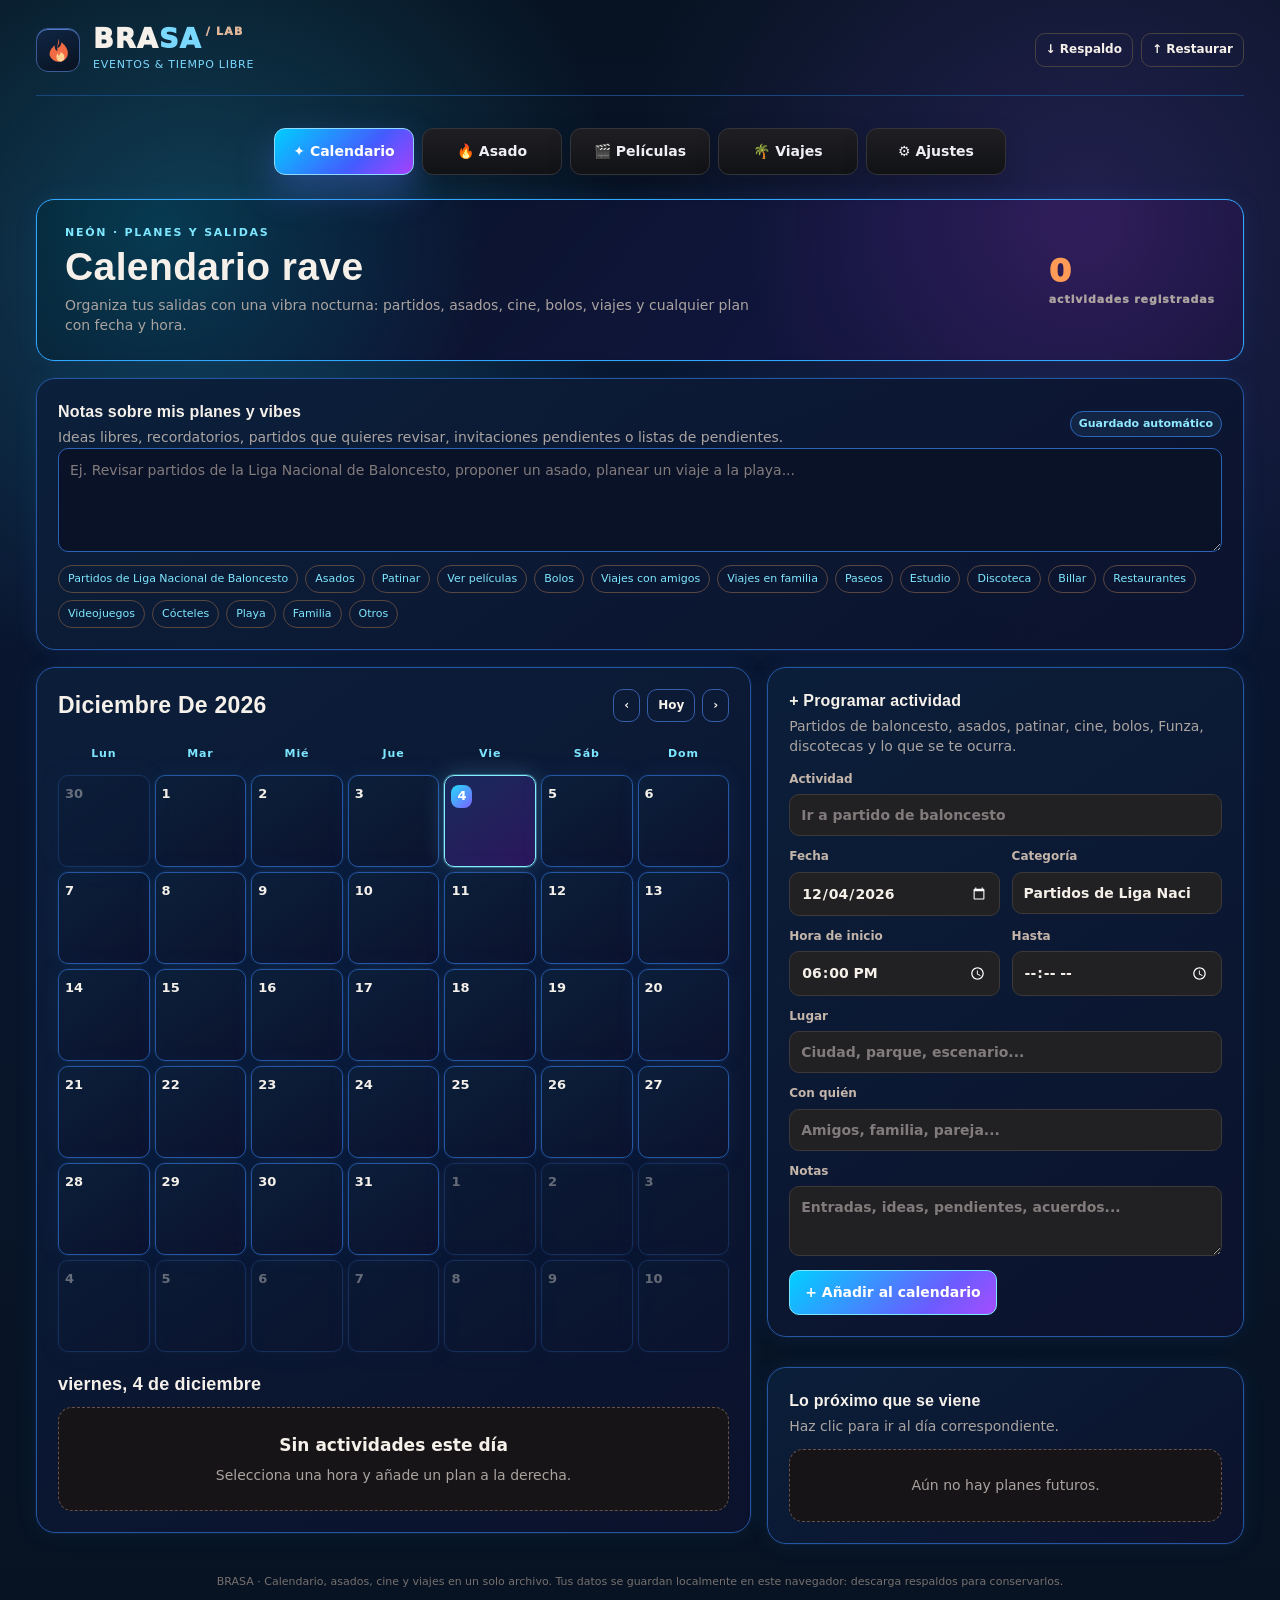
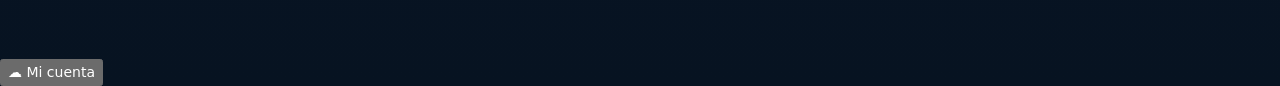
<file: ecosistema-personal/apps/brasa/index.html>
<!doctype html>
<html lang="es">
<head>
<meta charset="UTF-8" />
<meta name="viewport" content="width=device-width,initial-scale=1,viewport-fit=cover" />
<meta name="theme-color" content="#0b0b0d" />
<title>BRASA · Eventos y tiempo libre</title>
<style>
:root{color-scheme:dark;--bg:#0a0a0b;--panel:#141416;--panel2:#1d1c1c;--field:#212022;--line:#333032;--text:#f5f0e9;--muted:#aaa3a0;--sub:#777172;--hot:#ee523a;--flame:#ff9b56;--gold:#f5c486;--good:#81d3a0;--warn:#ffd171;--shadow:0 26px 60px rgba(0,0,0,.24);--radius:19px}
*{box-sizing:border-box}html{scroll-behavior:smooth}body{margin:0;background:radial-gradient(ellipse 70% 380px at 92% -140px,rgba(214,58,36,.11),transparent 75%),var(--bg);color:var(--text);font:14px/1.45 Inter,ui-sans-serif,system-ui,-apple-system,Segoe UI,Roboto,Arial,sans-serif}button,input,select,textarea{font:inherit}button{cursor:pointer}button:disabled{opacity:.45;cursor:not-allowed}button:focus-visible,input:focus-visible,textarea:focus-visible,select:focus-visible{outline:2px solid #f9a375;outline-offset:2px}input,textarea,select{color:var(--text);background:var(--field);border:1px solid #3d3939;border-radius:10px;padding:10px 11px;min-width:0}input::placeholder,textarea::placeholder{color:#827b7c}input[type="number"]{font-variant-numeric:tabular-nums}input[type="checkbox"]{accent-color:var(--hot);width:17px;height:17px;cursor:pointer}textarea{resize:vertical;min-height:74px}select{cursor:pointer}label{display:block}.shell{max-width:1420px;margin:auto;padding:27px 36px 70px}.topbar,.top-actions,.brand,.nav,.section-head,.flex,.chips{display:flex;align-items:center;gap:12px}.topbar{justify-content:space-between;flex-wrap:wrap;gap:18px;padding-bottom:22px;border-bottom:1px solid var(--line)}.brand{gap:13px}.brand-icon{width:44px;height:44px;border:1px solid #74423b;border-radius:12px;background:linear-gradient(155deg,#311e1a,#141313);display:grid;place-items:center;box-shadow:inset 0 1px #613b30}.wordmark{font-size:27px;font-weight:950;letter-spacing:.045em;line-height:.9}.wordmark span{color:var(--hot)}.eyebrow{font-size:10px;font-weight:850;letter-spacing:.23em;color:var(--flame);text-transform:uppercase}.byline{font-size:11px;color:var(--muted);letter-spacing:.07em;margin-top:6px}.top-actions{gap:8px;flex-wrap:wrap}.top-actions select{max-width:240px;min-width:145px}.btn{border:1px solid #51413b;background:#2b2422;color:var(--text);padding:11px 15px;border-radius:10px;font-weight:750;display:inline-flex;align-items:center;justify-content:center;gap:8px;white-space:nowrap}.btn:hover{background:#3a2d28;border-color:#9c6650}.btn.primary{background:var(--hot);border-color:#fb6e50;color:#fff}.btn.primary:hover{background:#ff6145}.btn.ghost{background:transparent;border-color:#484142}.btn.ghost:hover{background:#242023}.btn.small{padding:7px 10px;font-size:12px}.btn.icon{padding:8px 10px;font-size:15px}.btn.danger{color:#ff9d95;border-color:#5f3231}.hero{padding:28px 0 24px;display:grid;grid-template-columns:1.3fr .7fr;gap:20px}.hero-panel{border:1px solid #4b3430;border-radius:var(--radius);background:radial-gradient(circle at 92% 24%,rgba(230,75,51,.14) 0,transparent 35%),linear-gradient(130deg,#1b1717,#111112 70%);padding:30px 32px;min-height:228px;position:relative;overflow:hidden;box-shadow:var(--shadow)}.hero-panel:after{content:'';position:absolute;right:-35px;top:-46px;width:260px;height:260px;border:1px solid rgba(241,97,66,.11);border-radius:50%;box-shadow:0 0 0 35px rgba(241,97,66,.025),0 0 0 75px rgba(241,97,66,.025);pointer-events:none}.kicker{font-size:11px;text-transform:uppercase;letter-spacing:.2em;color:#e19b83;font-weight:900}.hero h1{font-size:clamp(36px,4vw,59px);line-height:1.05;letter-spacing:-.055em;margin:13px 0 8px;max-width:750px}.hero h1 em{font-style:normal;color:var(--hot)}.hero p{color:var(--muted);max-width:530px;margin:0 0 23px}.hero-controls{display:flex;gap:10px;flex-wrap:wrap}.hero-controls label{font-size:11px;color:#c6b5ab;display:flex;align-items:center;gap:7px}.hero-controls input{max-width:200px;padding:9px}.hero-controls input[type="date"]{max-width:165px}.hero-side{display:grid;grid-template-columns:1fr 1fr;gap:13px}.stat{background:var(--panel);border:1px solid var(--line);border-radius:var(--radius);padding:18px;display:flex;flex-direction:column;justify-content:space-between;min-height:105px}.stat.alert{border-color:#794539;background:linear-gradient(120deg,#261b18,#181515)}.stat .label{font-size:10px;text-transform:uppercase;letter-spacing:.14em;color:var(--muted);font-weight:800}.stat .number{font-size:clamp(20px,2.2vw,32px);letter-spacing:-.055em;font-weight:850;line-height:1.1;margin-top:10px;font-variant-numeric:tabular-nums}.stat .hint{font-size:11px;color:var(--sub);margin-top:7px}.accent{color:var(--flame)}.positive{color:var(--good)}.negative{color:#ff9388}.nav{gap:8px;flex-wrap:wrap;padding:5px 0 24px}.nav-btn{padding:11px 17px;border:1px solid #383233;border-radius:11px;background:#171516;color:#bcb3b1;font-weight:800}.nav-btn.active{background:#e8543c;border-color:#fa694e;color:white;box-shadow:0 5px 20px rgba(234,79,58,.2)}.nav-btn:hover:not(.active){background:#242023}.screen{display:none}.screen.active{display:block}.section-head{justify-content:space-between;align-items:flex-end;flex-wrap:wrap;margin:3px 0 15px}.section-head h2{font-size:25px;letter-spacing:-.035em;margin:0}.section-head p{color:var(--muted);margin:3px 0 0}.panel{background:var(--panel);border:1px solid var(--line);border-radius:var(--radius);padding:21px;box-shadow:var(--shadow)}.panel+.panel{margin-top:14px}.panel h3{margin:0 0 4px;font-size:16px}.panel p{color:var(--muted);margin:0}.dash-grid{display:grid;grid-template-columns:1.25fr .75fr;gap:16px}.row-grid{display:grid;grid-template-columns:repeat(3,minmax(0,1fr));gap:12px}.metric{background:#1f1d1d;border:1px solid #383233;border-radius:13px;padding:15px}.metric .v{font-size:25px;font-weight:850;margin:6px 0;font-variant-numeric:tabular-nums}.metric .k{color:var(--muted);font-size:11px;text-transform:uppercase;letter-spacing:.12em}.metric .s{font-size:11px;color:var(--sub)}.bar-track{height:8px;border-radius:999px;background:#333031;overflow:hidden}.bar-fill{height:100%;border-radius:inherit;background:linear-gradient(90deg,#bc4733,#f49b55);transition:width .3s}.bar-fill.good{background:linear-gradient(90deg,#3e9b74,#8fd4aa)}.bar-row{display:flex;justify-content:space-between;gap:12px;margin:13px 0 6px}.muted{color:var(--muted)}.tiny{font-size:11px}.group-list{display:grid;gap:12px;margin-top:16px}.group-line{display:grid;grid-template-columns:minmax(0,1fr) auto;gap:9px;align-items:center}.group-line b{font-size:13px}.group-line small{color:var(--muted)}.group-line .bar-track{grid-column:1/-1}.todo-mini{display:grid;gap:9px;margin-top:14px}.todo-mini-item{display:grid;grid-template-columns:21px 1fr;gap:10px;align-items:start;padding:12px;background:#1d1b1c;border:1px solid #363031;border-radius:12px}.todo-mini-item b{font-size:13px}.todo-mini-item small{color:var(--muted);display:block;margin-top:3px}.pill{display:inline-flex;align-items:center;gap:5px;border:1px solid #5e423a;color:#f0b09b;background:#2c211e;border-radius:99px;padding:4px 8px;font-size:11px;font-weight:750}.pill.good{color:#8cd7a7;border-color:#3b694c;background:#182820}.pill.neutral{color:#c1b7af;border-color:#464142;background:#242122}.pill.warning{color:#f6cc8f;border-color:#72583a;background:#30251d}.panel-hd{display:flex;align-items:center;justify-content:space-between;gap:10px;flex-wrap:wrap}.table-wrap{overflow-x:auto;border:1px solid #393436;border-radius:12px;margin-top:14px}table{width:100%;border-collapse:collapse;font-variant-numeric:tabular-nums}th{text-transform:uppercase;font-size:10px;letter-spacing:.11em;color:#a79a96;text-align:left;background:#211d1d;padding:12px 11px;border-bottom:1px solid #443a38;white-space:nowrap}td{border-bottom:1px solid #332f2f;padding:8px 9px;vertical-align:middle}tbody tr:last-child td{border-bottom:0}tbody tr:hover{background:rgba(255,255,255,.018)}td input,td select{width:100%;padding:7px 8px;font-size:12px;border-radius:8px;background:#242122}.name-input{min-width:185px}.price-input{min-width:94px;max-width:150px}.num-input{min-width:72px;width:80px}.unit-select{min-width:82px}.cash{font-weight:850;white-space:nowrap}.category{margin-bottom:18px}.cat-head{display:flex;align-items:center;justify-content:space-between;gap:14px;border-bottom:1px solid #4a3934;padding:0 0 12px;flex-wrap:wrap}.cat-head h3{font-size:17px;margin:0}.cat-head small{color:var(--muted)}.cat-head .right{display:flex;align-items:center;gap:12px;flex-wrap:wrap}.helper{color:var(--muted);font-size:12px}.section-foot{display:flex;gap:12px;flex-wrap:wrap;align-items:center;justify-content:space-between;margin-top:14px}.green{color:var(--good)}.red{color:#fc9b8a}.inputbox{display:grid;gap:5px}.inputbox span{font-size:11px;text-transform:uppercase;letter-spacing:.09em;color:var(--muted);font-weight:750}.inputbox input,.inputbox select{width:100%}.guest-add{display:grid;grid-template-columns:1fr 155px auto;gap:10px;align-items:end;margin:14px 0}.guest-name{min-width:160px}.assigned-mini{display:flex;gap:4px;flex-wrap:wrap;min-width:120px}.guest-fin{display:grid;grid-template-columns:repeat(4,1fr);gap:12px;margin-bottom:15px}.tasks-header{display:grid;grid-template-columns:1fr auto;gap:12px;align-items:end;margin:14px 0}.task-add{display:grid;grid-template-columns:minmax(0,1.2fr) minmax(0,.7fr) auto;gap:9px;margin-bottom:15px}.task-add input,.task-add select{width:100%}.tasks-grid{display:grid;grid-template-columns:repeat(3,minmax(0,1fr));gap:13px}.lane{border:1px solid #373131;background:#111112;border-radius:17px;overflow:hidden}.lane-head{background:#211d1d;border-bottom:1px solid #393131;padding:14px 14px;display:flex;justify-content:space-between;align-items:center}.lane-head b{text-transform:uppercase;letter-spacing:.07em;font-size:11px}.lane-head span{background:#363031;border-radius:99px;padding:3px 9px;font-weight:800;font-size:11px}.lane-body{display:grid;align-content:start;gap:10px;padding:11px;min-height:150px}.task-card{background:#211e1f;border:1px solid #403839;border-radius:12px;padding:13px;display:grid;gap:9px}.task-card.finished{opacity:.67}.task-card-top{display:flex;align-items:flex-start;justify-content:space-between;gap:9px}.task-title{font-weight:800;font-size:13px;line-height:1.3;overflow-wrap:anywhere}.task-foot{display:grid;grid-template-columns:1fr 1fr;gap:8px}.task-card select{font-size:12px;padding:8px;width:100%}.task-card .actions{display:flex;align-items:center;justify-content:flex-end;gap:5px}.linklike{border:0;background:none;color:var(--flame);cursor:pointer;font-weight:750;text-align:left;padding:4px}.linklike:hover{text-decoration:underline}.blank{border:1px dashed #5a4240;border-radius:12px;padding:19px;color:var(--muted);text-align:center}.notice{display:flex;align-items:flex-start;gap:10px;background:#221c1b;border:1px solid #614034;border-radius:12px;color:#e7c4b1;padding:13px 15px;margin:14px 0;font-size:12px}.settings-grid{display:grid;grid-template-columns:repeat(2,minmax(0,1fr));gap:16px}.settings-grid .panel{height:100%}.settings-grid .panel+.panel{margin-top:0}.field-grid{display:grid;grid-template-columns:repeat(2,1fr);gap:12px;margin-top:16px}.footnote{text-align:center;color:#77706e;font-size:11px;margin-top:30px}.hide{display:none!important}.status-meter{display:flex;align-items:center;gap:6px;color:#b6a8a2;font-size:12px}.status-meter i{display:inline-block;width:8px;height:8px;background:var(--good);border-radius:50%;box-shadow:0 0 0 3px #254735}.empty-value{color:var(--muted)}.check-small{display:flex;align-items:center;gap:6px;color:var(--muted);font-size:12px}.tag-note{padding:2px 7px;background:#2e2421;color:#f7b794;border:1px solid #554036;border-radius:6px;font-size:10px;font-weight:800;letter-spacing:.04em}.footer-actions{display:flex;justify-content:space-between;gap:9px;flex-wrap:wrap;margin-top:18px}.footer-actions .btn{font-size:12px}.section-mini{font-size:12px;text-transform:uppercase;letter-spacing:.12em;color:#e8b098;font-weight:850}.top-inline{display:flex;align-items:center;gap:9px;flex-wrap:wrap}.inline-value{background:transparent;border:0;border-bottom:1px solid #67504c;border-radius:0;padding:6px;font-weight:800;max-width:150px}.soft{background:#201c1c;border:1px solid #3b3434;border-radius:11px;padding:13px;margin-top:12px}.toast{position:fixed;bottom:22px;left:50%;transform:translateX(-50%);background:#f6e4d9;color:#231817;border-radius:12px;padding:11px 18px;box-shadow:0 16px 40px #0009;font-weight:750;z-index:20;pointer-events:none;opacity:0;transition:opacity .15s}.toast.visible{opacity:1}
@media(max-width:1050px){.shell{padding:20px}.hero{grid-template-columns:1fr}.hero-panel{min-height:190px}.dash-grid{grid-template-columns:1fr}.tasks-grid{grid-template-columns:1fr 1fr}.guest-fin{grid-template-columns:repeat(2,1fr)}}
@media(max-width:690px){.shell{padding:14px}.topbar{align-items:flex-start}.top-actions{width:100%}.top-actions select{max-width:100%;flex:1}.top-actions .btn{padding:8px 10px}.wordmark{font-size:25px}.hero{padding:16px 0;gap:10px}.hero-panel{padding:21px;min-height:auto}.hero h1{font-size:38px}.hero-side{gap:8px}.stat{padding:13px;min-height:98px}.stat .number{font-size:23px}.nav{gap:6px;padding-bottom:17px}.nav-btn{flex:1;padding:10px 5px;font-size:12px}.section-head h2{font-size:22px}.panel{padding:15px}.row-grid{grid-template-columns:1fr}.guest-fin{grid-template-columns:1fr 1fr;gap:8px}.guest-fin .metric{padding:12px}.guest-fin .metric .v{font-size:20px}.tasks-grid,.settings-grid{grid-template-columns:1fr}.task-add{grid-template-columns:1fr 1fr}.task-add>input{grid-column:1/-1}.task-add>.btn{grid-column:1/-1}.guest-add{grid-template-columns:1fr 105px}.guest-add>.btn{grid-column:1/-1}.table-wrap{margin-left:-5px;margin-right:-5px}.field-grid{grid-template-columns:1fr}.section-foot{align-items:stretch}.mobile-stacked{display:grid;gap:10px}.btn{white-space:normal}.top-actions label{font-size:10px}}
@media print{.top-actions,.nav,.btn,.hero-controls,.footnote,.footer-actions,.row-delete{display:none!important}.shell{padding:0}.hero-panel{border:0}.hero-side,.screen{display:none!important}#compras.screen{display:block!important}body{background:#fff;color:#000}.panel,td,th,.category,.table-wrap{color:#000;background:#fff;border-color:#bbb}input,select{background:#fff;color:#000;border:0}.muted,.helper,small{color:#444!important}}

/* Mobile-first refinements. Tables remain available on desktop and on printed shopping lists. */
.mobile-only{display:none}
@media (max-width:760px){
  html,body{max-width:100%;overflow-x:hidden}
  .shell{padding:12px 12px 88px}
  .topbar{gap:14px;padding:6px 0 15px}
  .brand-icon{flex-shrink:0}
  .top-actions{display:grid;grid-template-columns:repeat(4,minmax(0,1fr));gap:7px}
  .top-actions select{grid-column:1/-1;max-width:none;width:100%;min-width:0}
  .top-actions .btn{min-width:0;width:100%;font-size:11px;padding:11px 2px;white-space:nowrap}
  .nav{position:sticky;top:0;z-index:30;display:flex;flex-wrap:nowrap;gap:7px;overflow:auto;overscroll-behavior-x:contain;scroll-snap-type:x proximity;scrollbar-width:none;background:var(--bg);padding:11px 0 13px;margin:0 -2px 7px}
  .nav::-webkit-scrollbar{display:none}
  .nav-btn{flex:0 0 auto;min-width:100px;scroll-snap-align:start;padding:11px 13px;font-size:12px;white-space:nowrap}
  .hero{display:block;padding:8px 0 14px}
  .hero-panel{padding:20px 18px;min-height:auto}
  .hero h1{font-size:clamp(31px,9vw,42px)}
  .hero-panel p{font-size:13px}
  .hero-controls label{flex:1 1 100%;display:grid;gap:5px}
  .hero-controls input{max-width:none;width:100%}
  .hero-side{grid-template-columns:repeat(2,minmax(0,1fr));margin-top:10px;gap:8px}
  .stat{padding:12px;min-height:105px;min-width:0}
  .stat .label{font-size:9px;letter-spacing:.08em}
  .stat .number{font-size:clamp(19px,5vw,25px);overflow-wrap:anywhere}
  .section-head{align-items:start;gap:10px}
  .section-head h2{font-size:23px}
  .panel{padding:15px 12px}
  .row-grid{grid-template-columns:1fr;gap:8px}
  .metric .v{font-size:23px}
  .table-wrap{display:none}
  .mobile-only{display:grid}
  .mobile-cards{gap:11px;margin-top:14px}
  .mobile-card{background:linear-gradient(150deg,#211d1c,#181616);border:1px solid #433733;border-radius:16px;padding:14px;min-width:0;box-shadow:0 7px 20px #0002}
  .mobile-card-head{display:flex;align-items:center;justify-content:space-between;gap:10px;border-bottom:1px solid #433832;padding-bottom:10px;margin-bottom:11px}
  .mobile-card-number{font-size:15px}
  .mobile-field{display:grid;gap:5px;min-width:0}
  .mobile-field>span,.mobile-task-list>span{font-size:10px;color:var(--muted);font-weight:800;letter-spacing:.09em;text-transform:uppercase}
  .mobile-field input,.mobile-field select{width:100%;font-size:16px;min-height:44px;background:#292321}
  .mobile-name{margin-bottom:12px}
  .mobile-form-grid{display:grid;grid-template-columns:repeat(2,minmax(0,1fr));gap:11px 9px}
  .mobile-balance{background:#2b2522;border:1px solid #51403a;border-radius:10px;padding:8px 11px;justify-content:center}
  .mobile-balance strong{font-size:17px}
  .mobile-check{display:flex;align-items:center;gap:8px;cursor:pointer;color:var(--muted);font-size:12px}
  .mobile-check input{width:20px;height:20px;flex:0 0 auto}
  .mobile-card-bottom{display:flex;justify-content:space-between;align-items:center;gap:7px;border-top:1px solid #403634;margin-top:13px;padding-top:11px}
  .mobile-task-list{display:grid;gap:7px;margin-top:12px}
  .mobile-task-list .assigned-mini{max-width:100%}
  .mobile-task-list .pill{white-space:normal;overflow-wrap:anywhere}
  .mobile-card>.mobile-field{margin-top:11px}
  .guest-fin{grid-template-columns:repeat(2,minmax(0,1fr));gap:8px}
  .guest-fin .metric{padding:12px;min-width:0}
  .guest-fin .metric .v{font-size:clamp(17px,4.8vw,22px);overflow-wrap:anywhere}
  .tasks-grid{grid-template-columns:1fr}
  .task-foot{grid-template-columns:1fr 1fr;gap:7px}
  .task-foot select{max-width:100%;min-height:44px;font-size:16px}
  .cat-head{align-items:flex-start}
  .cat-head .right{justify-content:flex-end}
  .cat-head h3{font-size:16px}
  .btn{min-height:42px}
  .footer-actions{flex-wrap:wrap}
}
@media (max-width:360px){.top-actions .btn{font-size:10px}.hero-side .stat .number{font-size:18px}.mobile-card{padding:11px}.mobile-form-grid{gap:8px}}
@media print{.mobile-only{display:none!important}.table-wrap{display:block!important}}

.person-select{min-width:155px;max-width:100%;width:100%;}
.payer-column{min-width:165px}
.payer-mobile{margin-top:12px}
.payer-summary{margin-top:16px}
.ledger-person{display:flex;align-items:baseline;gap:14px;flex-wrap:wrap;padding:11px 4px;border-top:1px solid var(--line)}
.ledger-person:first-of-type{border-top:0}
.ledger-person b{min-width:120px}
.ledger-person small{flex-basis:100%;color:var(--muted);line-height:1.5}
.assigned-mini>small{display:block;margin-top:8px}
@media(max-width:690px){.person-select{min-width:0;width:100%}.payer-summary{margin-top:12px}}

/* Selector compacto integrado a «Pagado realmente»: ocupa el mismo espacio de siempre. */
.actual-control{position:relative;width:100%;min-width:115px}
.actual-control>input{width:100%;padding-right:37px!important}
.actual-quick{position:absolute;right:4px;top:50%;transform:translateY(-50%);width:30px!important;min-width:30px!important;height:30px!important;min-height:30px!important;max-height:30px!important;padding:0 2px!important;border:1px solid var(--line);border-radius:8px;background:var(--panel,#27201d);color:var(--ink,#fff);font-size:17px;text-align:center;cursor:pointer;z-index:2;appearance:none;-webkit-appearance:none}
.actual-quick:focus-visible{outline:2px solid #ffc28a;outline-offset:1px}
.actual-quick option{font-size:15px;background:#29201d;color:#fff}
.actual-control input[type=number]::-webkit-inner-spin-button,.actual-control input[type=number]::-webkit-outer-spin-button{-webkit-appearance:none;margin:0}
.actual-control input[type=number]{-moz-appearance:textfield}
@media(max-width:690px){.mobile-field .actual-control{min-width:0}.mobile-field .actual-control>input{width:100%}.actual-quick{height:34px!important;min-height:34px!important;max-height:34px!important}}
.split-box{margin-top:6px;border:1px solid var(--line);border-radius:9px;background:rgba(130,120,100,.07);max-width:330px}
.split-box summary{list-style:none;cursor:pointer;padding:7px 9px;font-size:12px;font-weight:700;color:var(--accent,#f0ae62);white-space:normal}
.split-box summary::-webkit-details-marker{display:none}.split-box summary:before{content:'▸ ';}.split-box[open] summary:before{content:'▾ '}
.split-inner{padding:8px;display:grid;gap:8px}.split-line{display:grid;grid-template-columns:minmax(100px,1fr) minmax(85px,110px) 28px;gap:5px;align-items:center}
.split-line .person-select{min-width:0;width:100%}.split-line input{min-width:0;width:100%;padding:8px 5px}.split-line .btn{min-width:0!important;padding:4px!important}
.split-total{font-size:12px;line-height:1.5}.payer-cell{min-width:160px}.payer-column{min-width:225px}
@media(max-width:690px){.payer-cell{min-width:0}.payer-mobile .split-box{max-width:none}.split-line{grid-template-columns:minmax(95px,1fr) minmax(90px,120px) 28px}}

/* Aportes derivados automáticamente de los pagos */
.guest-breakdown{display:block;margin-top:5px;white-space:nowrap;font-size:11px}
.guest-total-mobile{padding:12px 14px;background:linear-gradient(125deg,#241d1a,#171516);border:1px solid #614134;border-radius:11px;display:flex;flex-direction:column;gap:3px;margin:10px 0}
.guest-total-mobile>span{color:var(--muted);font-size:11px;text-transform:uppercase;letter-spacing:.06em;font-weight:800}
.guest-total-mobile>strong{font-size:23px;font-weight:900;letter-spacing:-.03em}
.guest-total-mobile>small{font-size:11px;color:var(--muted)}

/* Notas debajo de la lista de aportes */
.account-notes-panel .panel-hd{align-items:flex-start}
.account-notes-label{display:block;margin-top:17px}
.account-notes-label .helper{display:block;font-weight:800;letter-spacing:.025em;margin-bottom:8px}
#accountNotes{width:100%;min-height:166px;resize:vertical;padding:14px 15px;line-height:1.6;background:#191718;border:1px solid #574741;overflow-wrap:anywhere}
#accountNotes:focus{border-color:#f39d72}
.account-notes-panel>small{display:block;margin-top:9px}
@media(max-width:650px){.account-notes-panel{padding:17px}.account-notes-panel .panel-hd .pill{font-size:10px}#accountNotes{min-height:190px;font-size:15px}}

/* BRASA / OCIO - agenda, películas, viajes y banco de ideas */
.nav-divider{height:30px;width:1px;background:#5d3734;margin:0 6px}
.nav-ocio{border-color:#694736!important;background:#241c1c!important;color:#f5cda7!important}
.nav-ocio.active{background:#f05a3c!important;color:white!important;border-color:#f4775d!important}
.leisure-mode #hero{display:none}
.leisure-mode .top-actions #eventSelector,.leisure-mode .top-actions [data-action="new-event"],.leisure-mode .top-actions [data-action="duplicate-event"]{display:none}
.leisure-mode .nav{margin-top:20px}
.leisure-title{margin:0 0 17px;padding:25px 28px;min-height:128px;background:radial-gradient(circle at 88% 12%,rgba(238,87,62,.18),transparent 36%),linear-gradient(130deg,#1c1819,#101011);border:1px solid #52403c;border-radius:18px;display:flex;align-items:center;justify-content:space-between;gap:20px}
.leisure-title h2{font-size:clamp(26px,3.4vw,39px);line-height:1.08;letter-spacing:-.055em;margin:6px 0}
.leisure-title p{color:var(--muted);margin:0;max-width:690px}
.leisure-kicker{text-transform:uppercase;color:var(--flame);font-size:11px;letter-spacing:.16em;font-weight:900}
.leisure-number{font-weight:950;color:var(--flame);font-size:32px;line-height:1}
.leisure-number small{display:block;font-size:11px;letter-spacing:.08em;color:var(--muted);margin-top:7px;text-align:center}
.leisure-grid{display:grid;grid-template-columns:repeat(2,minmax(0,1fr));gap:16px;align-items:start}
.leisure-grid.wide-left{grid-template-columns:minmax(0,1.2fr) minmax(0,.8fr)}
.leisure-form{display:grid;grid-template-columns:repeat(2,minmax(0,1fr));gap:12px}
.leisure-form .full{grid-column:1/-1}
.leisure-form label,.leisure-field{display:flex;flex-direction:column;gap:6px;color:#c4b5aa;font-weight:750;font-size:12px}
.leisure-form label input,.leisure-form label select,.leisure-form label textarea{width:100%;font-size:14px}
.leisure-form textarea{min-height:70px}
.leisure-form .form-actions{grid-column:1/-1;display:flex;gap:9px;align-items:center;flex-wrap:wrap;margin-top:2px}
.leisure-list{display:grid;gap:11px;margin-top:12px}
.leisure-entry{border:1px solid #383137;background:linear-gradient(145deg,#201b1c,#171617);border-radius:14px;padding:15px;min-width:0}
.leisure-entry:hover{border-color:#705044}
.entry-top{display:flex;align-items:center;justify-content:space-between;gap:13px;margin-bottom:10px;flex-wrap:wrap}
.entry-top b{font-size:16px;word-break:break-word}
.entry-sub{font-size:11px;color:var(--muted);margin-top:3px}
.entry-fields{display:grid;grid-template-columns:repeat(3,minmax(0,1fr));gap:9px;margin-bottom:9px}
.entry-fields.two{grid-template-columns:repeat(2,minmax(0,1fr))}
.entry-fields label,.entry-note{font-size:11px;color:var(--muted);font-weight:750;display:flex;flex-direction:column;gap:5px}
.entry-fields input,.entry-fields select,.entry-note textarea{width:100%;padding:9px;font-size:13px}
.entry-note textarea{min-height:65px}
.entry-actions{display:flex;gap:7px;align-items:center;flex-wrap:wrap}
.leisure-badge{display:inline-block;border-radius:8px;padding:5px 8px;background:#382922;color:#ffc6a0;border:1px solid #76503c;font-size:11px;font-weight:850}
.leisure-filter{display:flex;align-items:center;gap:9px;flex-wrap:wrap}
.leisure-filter input,.leisure-filter select{min-width:0;flex:1}
.leisure-muted{color:var(--muted);font-size:12px}
.leisure-empty{border:1px dashed #66514b;border-radius:14px;padding:25px 18px;text-align:center;color:var(--muted);background:#161416}
.leisure-empty strong{display:block;color:var(--text);font-size:17px;margin-bottom:7px}
.bulk-add{margin-top:14px;border-top:1px solid var(--line);padding-top:11px}
.bulk-add summary{cursor:pointer;color:var(--flame);font-weight:800}
.bulk-add textarea{width:100%;min-height:98px;margin:11px 0 8px}
.leisure-ideas-heading{display:flex;justify-content:space-between;gap:10px;align-items:center;margin:10px 0}
.leisure-ideas-heading h3{margin:0}
.leisure-tab-note{margin-bottom:17px;color:var(--muted)}
.cal-toolbar{display:flex;align-items:center;justify-content:space-between;gap:10px;flex-wrap:wrap;margin-bottom:16px}
.cal-toolbar h3{font-size:23px;margin:0;text-transform:capitalize}
.cal-tools{display:flex;align-items:center;gap:7px}
.calendar-board{display:grid;grid-template-columns:repeat(7,minmax(0,1fr));gap:5px}
.weekday{text-align:center;font-size:11px;color:var(--muted);font-weight:900;letter-spacing:.08em;padding:8px 1px}
.calendar-day{background:#181718;border:1px solid #343036;min-width:0;min-height:92px;text-align:left;color:var(--text);padding:9px 6px;border-radius:10px;display:flex;flex-direction:column;gap:5px;align-items:flex-start}
.calendar-day:hover{border-color:#d77758;background:#282021}
.calendar-day.other{opacity:.39}
.calendar-day.selected{border-color:#ff8b67;background:#39211f;box-shadow:inset 0 0 0 1px #ff916b}
.calendar-day.today .daynum{color:#fff;background:#e6553d;border-radius:8px;padding:2px 6px}
.calendar-day .daynum{font-size:13px;font-weight:900}
.calendar-day .mini-event{font-size:10px;max-width:100%;padding:3px 5px;background:#322a2c;border-left:2px solid #e8754c;border-radius:4px;white-space:nowrap;overflow:hidden;text-overflow:ellipsis}
.calendar-day .more{font-size:9px;color:var(--flame)}
.calendar-day .daydot{width:6px;height:6px;border-radius:50%;background:var(--hot)}
.calendar-notes{width:100%;min-height:104px;resize:vertical;background:#191718;border:1px solid #655048;font-size:14px;line-height:1.6}
.calendar-notes:focus{border-color:#fb9e76}
.cal-day-title{font-size:18px;font-weight:900;margin:2px 0 10px}
.cal-day-list{display:grid;gap:10px}
.cal-activity{border:1px solid #443637;background:linear-gradient(145deg,#281e1e,#181617);border-radius:12px;padding:13px}
.cal-activity .entry-top{margin:0 0 8px}
.cal-activity .entry-top b{font-size:15px}
.cal-activity .activity-date{color:#ffb28d;font-weight:900;font-size:12px}
.cal-categories{display:flex;gap:7px;flex-wrap:wrap;margin:8px 0 0}
.cal-categories span{border:1px solid #594641;border-radius:99px;padding:5px 9px;color:#c8b6af;font-size:11px}
.cal-side{display:grid;gap:16px;align-content:start}
.cal-upcoming{display:grid;gap:7px}
.cal-upcoming button{width:100%;border:1px solid #403136;background:#201a1b;border-radius:10px;color:var(--text);padding:10px 11px;text-align:left}
.cal-upcoming button:hover{border-color:#ce7755}
.cal-upcoming b{display:block;font-size:13px}
.cal-upcoming small{display:block;margin-top:4px;color:var(--muted)}
.leisure-link{color:#ffbd8f;text-decoration:underline;text-underline-offset:3px;font-size:12px}
@media(max-width:1060px){.leisure-grid.wide-left{grid-template-columns:1fr}.calendar-day{min-height:82px}.cal-side{grid-template-columns:1fr 1fr}}
@media(max-width:760px){.leisure-title{padding:21px;flex-direction:column;align-items:flex-start;min-height:auto}.leisure-number{font-size:24px}.leisure-number small{text-align:left}.leisure-grid,.cal-side{grid-template-columns:1fr}.leisure-form{grid-template-columns:1fr 1fr}.calendar-day{min-height:65px;padding:6px 3px;gap:3px}.calendar-day .mini-event{display:none}.calendar-day .daynum{font-size:12px}.calendar-day .daydot{display:block}.entry-fields{grid-template-columns:repeat(2,minmax(0,1fr))}.nav-divider{display:none}.nav-ocio{flex:1}.leisure-form input,.leisure-form select,.leisure-form textarea{font-size:16px!important}}
@media(max-width:470px){.calendar-day{min-height:52px;padding:5px 3px}.weekday{font-size:9px}.entry-fields{grid-template-columns:1fr 1fr}.leisure-title h2{font-size:27px}.cal-toolbar h3{font-size:18px}.leisure-form{grid-template-columns:1fr}.leisure-form .full{grid-column:auto}.leisure-form .form-actions{grid-column:auto}.nav-ocio{flex-basis:30%;font-size:11px;padding:10px 8px}.leisure-entry{padding:12px}}
@media print{.leisure-mode #hero,.nav,.topbar,.footnote{display:none!important}.leisure-mode .screen:not(.active){display:none!important}}


/* ========== MULTIPÁGINA / TEMAS ========== */
#subnavMount{margin:-8px 0 20px}
.major-nav{padding-top:12px;padding-bottom:12px;justify-content:center}
.major-nav .major-btn{min-width:140px;text-align:center;border-width:1px;padding:12px 18px;border-color:#343338;background:linear-gradient(180deg,#1f1f23,#111215);color:#f0eef5;box-shadow:0 8px 24px rgba(0,0,0,.18)}
.major-nav .major-btn.active{background:linear-gradient(135deg,#3ec6ff,#665cff 70%,#9e4dff);border-color:#8dd9ff;color:#fff;box-shadow:0 16px 36px rgba(82,120,255,.35)}
.major-nav .major-btn:hover:not(.active){background:#25272e}
.asado-shell{background:linear-gradient(145deg,#1a1718,#111112);border:1px solid #413335;border-radius:20px;padding:16px 16px 12px;box-shadow:var(--shadow)}
.asado-banner{display:flex;justify-content:space-between;align-items:center;gap:14px;flex-wrap:wrap;padding:8px 4px 14px}
.asado-banner h2{margin:0;font-size:29px;letter-spacing:-.04em}
.asado-banner p{margin:4px 0 0;color:var(--muted)}
.asado-meta{display:flex;gap:8px;flex-wrap:wrap}
.asado-subnav{display:flex;gap:8px;flex-wrap:wrap;border-top:1px solid #382f30;padding-top:12px}
.asado-btn{padding:10px 14px;border-radius:11px;border:1px solid #3b3233;background:#171517;color:#c8bfbc;font-weight:800}
.asado-btn.active{background:#e8543c;border-color:#fa694e;color:#fff;box-shadow:0 5px 20px rgba(234,79,58,.2)}
body:not(.page-asado) #eventSelector,
body:not(.page-asado) [data-action="new-event"],
body:not(.page-asado) [data-action="duplicate-event"]{display:none!important}
body:not(.page-asado) #hero{display:none}
body.page-asado .footnote{opacity:.92}
body.page-calendario{background:radial-gradient(circle at 15% 15%,rgba(43,218,255,.22),transparent 24%),radial-gradient(circle at 85% 12%,rgba(145,86,255,.18),transparent 25%),linear-gradient(180deg,#071322 0%,#0a1630 34%,#071321 100%)}
body.page-calendario .shell{max-width:1480px}
body.page-calendario .topbar{border-bottom-color:#18467c}
body.page-calendario .brand-icon{border-color:#3a5b96;background:linear-gradient(155deg,#102645,#081220);box-shadow:inset 0 1px #4f79c4}
body.page-calendario .wordmark span,body.page-calendario .byline{color:#7ad8ff}
body.page-calendario .major-nav .major-btn.active{background:linear-gradient(135deg,#00cfff,#435cff 62%,#aa42ff)}
body.page-calendario #calendario .leisure-title,
body.page-calendario #calendario .panel,
body.page-calendario #calendario .calendar-day,
body.page-calendario #calendario .cal-activity,
body.page-calendario #calendario .cal-upcoming button{background:linear-gradient(145deg,rgba(11,31,58,.94),rgba(12,18,45,.94));border-color:#2556a2;box-shadow:0 0 0 1px rgba(79,159,255,.06),0 0 24px rgba(46,143,255,.08)}
body.page-calendario #calendario .leisure-title{border-color:#32a9ff;background:radial-gradient(circle at 87% 17%,rgba(201,74,255,.18),transparent 32%),radial-gradient(circle at 10% 18%,rgba(0,214,255,.2),transparent 30%),linear-gradient(130deg,#071423,#10153c 65%,#0d1232)}
body.page-calendario #calendario .leisure-kicker,
body.page-calendario #calendario .cal-categories span,
body.page-calendario #calendario .weekday{color:#7ee7ff}
body.page-calendario #calendario h2,
body.page-calendario #calendario h3,
body.page-calendario #calendario .cal-day-title{font-family:"Trebuchet MS","Segoe UI",sans-serif;letter-spacing:.01em}
body.page-calendario #calendario .calendar-day.selected{border-color:#81f2ff;background:linear-gradient(145deg,#182a5c,#2c165b);box-shadow:0 0 0 1px rgba(144,243,255,.28),0 0 22px rgba(97,191,255,.3)}
body.page-calendario #calendario .calendar-day:hover{border-color:#87a9ff;background:#142650}
body.page-calendario #calendario .calendar-day.today .daynum{background:linear-gradient(135deg,#23dbff,#7d61ff)}
body.page-calendario #calendario .calendar-day .mini-event{background:#17294d;border-left-color:#5de5ff}
body.page-calendario #calendario .btn.primary{background:linear-gradient(135deg,#00d0ff,#6a5cff 70%,#a54dff);border-color:#7be6ff}
body.page-calendario #calendario .btn.ghost{border-color:#365ea9}
body.page-calendario #calendario .calendar-notes{background:rgba(10,18,39,.92);border-color:#2e62b7;color:#e6f7ff}
body.page-calendario #calendario .pill.neutral{background:#132545;border-color:#2b64b9;color:#8fe9ff}
body.page-peliculas{background:radial-gradient(circle at 50% -10%,rgba(255,197,80,.12),transparent 23%),linear-gradient(180deg,#1a0707 0%,#120606 35%,#20080c 100%)}
body.page-peliculas .topbar{border-bottom-color:#4c2416}
body.page-peliculas .brand-icon{border-color:#8a5324;background:linear-gradient(145deg,#3f190c,#1a0a07)}
body.page-peliculas .wordmark span,body.page-peliculas .byline{color:#ffcf75}
body.page-peliculas .major-nav .major-btn.active{background:linear-gradient(135deg,#d73027,#912209 65%,#f1b04c);border-color:#ffd18f}
body.page-peliculas #peliculas .leisure-title,
body.page-peliculas #peliculas .panel,
body.page-peliculas #peliculas .leisure-entry{background:linear-gradient(160deg,rgba(43,12,12,.96),rgba(19,8,8,.96));border-color:#6d3320}
body.page-peliculas #peliculas .leisure-title{background:radial-gradient(circle at 12% 15%,rgba(255,194,102,.14),transparent 24%),linear-gradient(145deg,#4f1414,#1a0909 64%);border-color:#b96f2f}
body.page-peliculas #peliculas h2,body.page-peliculas #peliculas h3{font-family:Impact,Haettenschweiler,"Arial Narrow Bold",sans-serif;letter-spacing:.03em;text-transform:uppercase}
body.page-peliculas #peliculas .leisure-kicker,body.page-peliculas #peliculas .leisure-number,body.page-peliculas #peliculas .leisure-badge{color:#ffcf74}
body.page-peliculas #peliculas .leisure-badge{background:#352214;border-color:#a8712d}
body.page-peliculas #peliculas .pill.neutral{background:#33170f;border-color:#8f5626;color:#ffd597}
body.page-peliculas #peliculas .btn.primary{background:linear-gradient(135deg,#f2a52f,#dc4a24);border-color:#ffd896;color:#29150e}
body.page-peliculas #peliculas .btn.ghost{border-color:#78442b}
body.page-viajes{background:linear-gradient(180deg,#59d7ff 0%,#6ce6ff 28%,#c4fbff 48%,#fce6b7 49%,#ffd97c 58%,#feab75 76%,#f8898b 100%)}
body.page-viajes .topbar{border-bottom-color:rgba(255,255,255,.42)}
body.page-viajes .brand-icon{border-color:#4aa3c7;background:linear-gradient(155deg,#d4ffff,#7ce7ff)}
body.page-viajes .wordmark,body.page-viajes .footnote{color:#14304a}
body.page-viajes .wordmark span,body.page-viajes .byline{color:#ff5e7e}
body.page-viajes .major-nav .major-btn{border-color:rgba(0,63,96,.18);background:rgba(255,255,255,.58);color:#114360}
body.page-viajes .major-nav .major-btn.active{background:linear-gradient(135deg,#ff9c3d,#ff5f84 62%,#1cc8ff);border-color:#fff;color:#fff}
body.page-viajes #viajes{position:relative}
body.page-viajes #viajes:before{content:'✈  🍹  🐬';position:absolute;right:12px;top:-56px;font-size:44px;letter-spacing:16px;opacity:.72;pointer-events:none;filter:drop-shadow(0 6px 12px rgba(255,255,255,.28))}
body.page-viajes #viajes .leisure-title,
body.page-viajes #viajes .panel,
body.page-viajes #viajes .leisure-entry{background:rgba(255,255,255,.76);backdrop-filter:blur(6px);border-color:rgba(29,121,157,.28);box-shadow:0 12px 30px rgba(14,85,115,.12)}
body.page-viajes #viajes .leisure-title{background:radial-gradient(circle at 16% 18%,rgba(255,255,255,.45),transparent 25%),linear-gradient(140deg,rgba(255,255,255,.85),rgba(248,253,255,.62));border-color:rgba(20,127,166,.32)}
body.page-viajes #viajes h2,body.page-viajes #viajes h3{font-family:Georgia,"Palatino Linotype",serif;color:#0b5371}
body.page-viajes #viajes .leisure-kicker{color:#ff6e74}
body.page-viajes #viajes .leisure-number{color:#ff934f}
body.page-viajes #viajes .entry-sub,body.page-viajes #viajes p,body.page-viajes #viajes .leisure-muted{color:#2d6480}
body.page-viajes #viajes .btn.primary{background:linear-gradient(135deg,#00c5d8,#ff78a0 70%,#ffbf60);border-color:#fff}
body.page-viajes #viajes .btn.ghost{border-color:#77bfd1;color:#0d617b;background:rgba(255,255,255,.48)}
body.page-viajes #viajes .pill.neutral,body.page-viajes #viajes .leisure-badge{background:rgba(255,255,255,.78);border-color:#84c8d6;color:#1a6b81}
body.page-viajes #viajes input,body.page-viajes #viajes textarea,body.page-viajes #viajes select{background:rgba(255,255,255,.85);border-color:#91cfdb;color:#144057}
body.page-ajustes .major-nav .major-btn.active{background:linear-gradient(135deg,#646b76,#2f3137 62%,#878ea0);border-color:#b8c0d5}
@media(max-width:760px){.major-nav{justify-content:flex-start;overflow:auto;padding-bottom:8px}.major-nav .major-btn{min-width:auto}.asado-banner h2{font-size:23px}}

</style>
<script src="../../core/private-cloud.js" data-ecosistema-app="brasa"></script>
</head>
<body>
<div class="shell">
 <header class="topbar">
  <div class="brand"><div class="brand-icon" aria-hidden="true"><svg width="27" height="28" viewBox="0 0 28 28" fill="none"><path d="M14 2c2 5-1 7-1 10 3-1 4-4 4-6 6 5 8 10 6 15a10 10 0 0 1-18-1c-1-5 2-8 5-11 0 4 1 5 3 6C12 10 14 7 14 2Z" fill="#F16B45"/><path d="M14 14c1 4-3 4-2 8 0 2 2 4 4 4 3 0 5-3 4-6-.5-2-2-3-4-4 0 3-1 3-2 4-.8-2 0-4 0-6Z" fill="#FFD294"/></svg></div><div><div class="wordmark">BRA<span>SA</span><small style="font-size:11px;vertical-align:top;padding-left:4px;color:#e2b89b">/ LAB</small></div><div class="byline">EVENTOS & TIEMPO LIBRE</div></div></div>
  <div class="top-actions"><select id="eventSelector" title="Selecciona el evento" aria-label="Selecciona evento"></select><button class="btn ghost small" data-action="new-event">+ Nuevo</button><button class="btn ghost small" data-action="duplicate-event">Duplicar</button><button class="btn ghost small" data-action="backup">↓ Respaldo</button><button class="btn ghost small" data-action="import">↑ Restaurar</button></div>
 </header>
 <noscript><div style="margin:12px 0;padding:16px;background:#241b19;color:#fff;border:1px solid #a75c48;border-radius:10px">Necesitas abrir este archivo en Chrome u otro navegador con JavaScript activado. No se puede usar dentro de un visor de documentos que bloquee scripts.</div></noscript>
 <div id="hero"><section class="hero"><div class="hero-panel"><div class="kicker">BRASA · RESPALDO DEL 23 DE NOVIEMBRE</div><h1>Asado con amigos</h1><p>Si ves este mensaje y no aparecen las compras, invitados y tareas, el visor no está ejecutando JavaScript. Guarda este archivo en tu dispositivo y ábrelo desde Descargas usando Chrome, no desde la vista previa de ChatGPT.</p><p><strong>Respaldo incluido:</strong> 27 productos, 13 invitados y 23 tareas.</p></div></section></div>
  <nav class="nav major-nav" aria-label="Páginas principales"><button class="nav-btn major-btn" data-major="calendario">✦ Calendario</button><button class="nav-btn major-btn" data-major="asado">🔥 Asado</button><button class="nav-btn major-btn" data-major="peliculas">🎬 Películas</button><button class="nav-btn major-btn" data-major="viajes">🌴 Viajes</button><button class="nav-btn major-btn" data-major="ajustes">⚙ Ajustes</button></nav><div id="subnavMount"></div>
 <main id="main">
  <section id="resumen" class="screen"></section>
  <section id="compras" class="screen"></section>
  <section id="invitados" class="screen"></section>
  <section id="tareas" class="screen"></section>
  <section id="ajustes" class="screen"></section>
  <section id="peliculas" class="screen"></section>
  <section id="viajes" class="screen"></section>
  <section id="calendario" class="screen active"></section>
 </main>
 <footer class="footnote">BRASA · Calendario, asados, cine y viajes en un solo archivo. Tus datos se guardan localmente en este navegador: descarga respaldos para conservarlos.</footer>
</div><input type="file" accept=".json,application/json" class="hide" id="importFile" /><div class="toast" id="toast" role="status" aria-live="polite"></div>
<script>
(()=>{'use strict';
const STORE='brasa_eventos_tiempo_libre_multitema_v2';
const PREV_STORE='brasa_eventos_tiempo_libre_multitema_v2_backup';
const cats=[['carne','Carnes y parrilla'],['guacamole','Guacamole y acompañamientos'],['adobo','Adobo y condimentos'],['bebidas','Bebidas y alcohol'],['servicio','Desechables y mesa']];
const catNames=Object.fromEntries(cats);
const ASADO_TABS=['resumen','compras','invitados','tareas'];
const majorOf=t=>ASADO_TABS.includes(t)?'asado':t;

const uid=()=>typeof crypto!=='undefined' && crypto.randomUUID?crypto.randomUUID():('id_'+Date.now().toString(36)+'_'+Math.random().toString(36).slice(2,9));
const money=n=>new Intl.NumberFormat('es-CO',{style:'currency',currency:'COP',maximumFractionDigits:0}).format(Number(n)||0);
const num=n=>Math.max(0,Number(n)||0);
const fmt=n=>new Intl.NumberFormat('es-CO',{maximumFractionDigits:1}).format(Number(n)||0);
const esc=v=>String(v??'').replace(/[&<>"']/g,c=>({'&':'&amp;','<':'&lt;','>':'&gt;','"':'&quot;',"'":'&#39;'}[c]));
function item(cat,name,qty,unit,price){return {id:uid(),cat,name,qty,unit,price,purchased:false,actual:'',active:true,paidBy:'',payments:[]};}
const initItems=()=>[
 item('carne','Carne para asar (15 personas)',4.5,'kg',40000),item('carne','Chunchullo',2,'kg',30000),item('carne','Carbón',8,'kg',7000),
 item('guacamole','Papa mediana (3–4 por persona)',53,'und',850),item('guacamole','Mazorcas',8,'und',3500),item('guacamole','Plátano maduro',6,'und',3000),item('guacamole','Aguacates',4,'und',5000),item('guacamole','Cebolla cabezona (guacamole)',3,'und',1500),item('guacamole','Tomates',4,'und',1800),item('guacamole','Limón (botellita de jugo)',1,'botella',8000),item('guacamole','Huevos',5,'und',900),item('guacamole','Cilantro',1,'manojo',2500),
 item('guacamole','Mantequilla (barra)',1,'barra',10000),item('adobo','Cebolla larga para la carne',5,'und',1000),item('adobo','Ajo',.2,'kg',22000),item('adobo','Cerveza para adobo',2,'lata',4000),item('adobo','Sal',1,'paq',3000),item('adobo','Aceite',1,'litro',13000),item('carne','Paquete de chorizos',1,'paq',20000),
 item('bebidas','Gaseosa de 3 litros',4,'botella',10000),item('bebidas','Cerveza (sixpack)',1,'sixpack',24000),item('bebidas','Alcohol / licor',2,'botella',65000),
 item('servicio','Vasos desechables',30,'und',350),item('servicio','Platos desechables',20,'und',500),item('servicio','Cubiertos desechables',20,'und',500),item('servicio','Servilletas (paquete)',2,'paq',4500)
];
const startTasks=[
 ['Confirmar invitados y recaudar aportes','organizacion'],
 ['Comprar y traer la carne','compra'],['Comprar el chunchullo','compra'],['Adobar la carne (cebolla, ajo, cerveza y sal)','cocina'],
 ['Comprar papas','compra'],['Lavar, cortar y cocinar las papas','cocina'],['Comprar aguacate, cebolla, tomate y limón','compra'],
 ['Preparar el guacamole','cocina'],['Hervir los cinco huevos','cocina'],['Comprar mazorca, plátano maduro y mantequilla','compra'],['Preparar y asar las mazorcas','cocina'],['Asar plátanos maduros con mantequilla','cocina'],['Comprar cilantro y paquete de chorizos','compra'],['Asar los chorizos','cocina'],['Comprar el carbón','compra'],
 ['Encender y vigilar el carbón','cocina'],['Comprar las gaseosas','compra'],['Comprar la cerveza y el alcohol','compra'],
 ['Comprar aceite, sal y otros condimentos','compra'],['Comprar vasos, platos, cubiertos y servilletas','compra'],
 ['Organizar mesa, platos y utensilios','montaje'],['Asar la carne y el chunchullo','cocina'],['Recoger, limpiar y sacar la basura','limpieza']
];
function createEvent(name='Asado con amigos'){return {id:uid(),name,date:'',people:15,minContribution:50000,note:'',accountNotes:'',catalogRevision:3,items:initItems(),guests:Array.from({length:15},(_,i)=>({id:uid(),name:'Invitado '+(i+1),contribution:0,help:''})),tasks:startTasks.map(([title,group])=>({id:uid(),title,group,status:'pendiente',assignee:'',completedBy:''}))};}
function normalizeItem(i){return {id:i.id||uid(),name:String(i.name||'Producto'),cat:catNames[i.cat]?i.cat:'carne',qty:num(i.qty),unit:String(i.unit||'und'),price:num(i.price),actual:i.actual===''||i.actual===null||i.actual===undefined?'':num(i.actual),active:i.active!==false,purchased:!!i.purchased,paidBy:String(i.paidBy||''),payments:Array.isArray(i.payments)?i.payments.map(p=>({guestId:String(p.guestId||''),amount:num(p.amount)})):[]};}
// When opening BRASA v2, add these three ingredients and related tasks ONCE to any v1 event.
// The catalogRevision marker ensures removing an item later never makes it reappear.
function migrateNewIngredients(e){
 if(Number(e.catalogRevision||1)>=2)return e;
 const sourceItems=[
   ['guacamole','Mazorcas',6,'und',3500],
   ['guacamole','Plátano maduro',6,'und',3000],
   ['guacamole','Mantequilla (barra de 250 g)',1,'paq',10000]
 ];
 const fold=s=>String(s||'').normalize('NFD').replace(/[\u0300-\u036f]/g,'').toLowerCase().trim();
 for(const [cat,name,qty,unit,price] of sourceItems){
   const aliases=name==='Mazorcas'?['mazorca','mazorcas']:name==='Plátano maduro'?['platano maduro','platanos maduros','plátano maduro']:['mantequilla','mantequilla (barra de 250 g)'];
   if(!e.items.some(i=>aliases.some(alias=>fold(i.name).includes(fold(alias)))))e.items.push(item(cat,name,qty,unit,price));
 }
 const newTasks=[
   ['Comprar mazorca, plátano maduro y mantequilla','compra'],
   ['Preparar y asar las mazorcas','cocina'],
   ['Asar plátanos maduros con mantequilla','cocina']
 ];
 for(const [title,group] of newTasks){
   if(!e.tasks.some(t=>fold(t.title)===fold(title)))e.tasks.push({id:uid(),title,group,status:'pendiente',assignee:'',completedBy:''});
 }
 e.catalogRevision=2;
 return e;
}
// BRASA v3: apply the ingredient list requested for a 15-person asado once to existing events.
// IDs, purchase flags, actual expenses and custom items are preserved.
function migrateRecipeV3(e){
 if(Number(e.catalogRevision||1)>=3)return e;
 const clean=s=>String(s||'').normalize('NFD').replace(/[\u0300-\u036f]/g,'').toLowerCase().trim();
 const recipe=[
  {old:['Papas para cocinar','Papa mediana (3–4 por persona)'],name:'Papa mediana (3–4 por persona)',cat:'guacamole',qty:53,unit:'und',price:850},
  {old:['Mazorcas'],name:'Mazorcas',cat:'guacamole',qty:8,unit:'und',price:3500},
  {old:['Plátano maduro'],name:'Plátano maduro',cat:'guacamole',qty:6,unit:'und',price:3000},
  {old:['Aguacates'],name:'Aguacates',cat:'guacamole',qty:4,unit:'und',price:5000},
  {old:['Cebolla para guacamole','Cebolla cabezona (guacamole)'],name:'Cebolla cabezona (guacamole)',cat:'guacamole',qty:3,unit:'und',price:1500},
  {old:['Tomate','Tomates'],name:'Tomates',cat:'guacamole',qty:4,unit:'und',price:1800},
  {old:['Botellita de jugo de limón','Limón (botellita de jugo)'],name:'Limón (botellita de jugo)',cat:'guacamole',qty:1,unit:'botella',price:8000},
  {old:['Huevos'],name:'Huevos',cat:'guacamole',qty:5,unit:'und',price:900},
  {old:['Cilantro'],name:'Cilantro',cat:'guacamole',qty:1,unit:'manojo',price:2500},
  {old:['Mantequilla (barra de 250 g)','Mantequilla (barra)'],name:'Mantequilla (barra)',cat:'guacamole',qty:1,unit:'barra',price:10000},
  {old:['Cebolla para adobar la carne','Cebolla larga para la carne'],name:'Cebolla larga para la carne',cat:'adobo',qty:5,unit:'und',price:1000},
  {old:['Sal'],name:'Sal',cat:'adobo',qty:1,unit:'paq',price:3000},
  {old:['Cerveza para invitados (caja x24)','Cerveza (sixpack)'],name:'Cerveza (sixpack)',cat:'bebidas',qty:1,unit:'sixpack',price:24000},
  {old:['Paquete de chorizos'],name:'Paquete de chorizos',cat:'carne',qty:1,unit:'paq',price:20000}
 ];
 for(const r of recipe){
  const target=e.items.find(i=>r.old.some(a=>clean(i.name)===clean(a)));
  if(target){
    const changedUnit=target.unit!==r.unit;
    const hadPlaceholderPrice=changedUnit && [4000,6000,90000,8000,10000].includes(Number(target.price));
    target.name=r.name;target.qty=r.qty;target.unit=r.unit;target.cat=r.cat;
    if(hadPlaceholderPrice)target.price=r.price;
  }else e.items.push(item(r.cat,r.name,r.qty,r.unit,r.price));
 }
 for(const t of e.tasks){if(clean(t.title)==='hervir los seis huevos')t.title='Hervir los cinco huevos';}
 const additions=[['Comprar cilantro y paquete de chorizos','compra'],['Asar los chorizos','cocina']];
 for(const [title,group] of additions){if(!e.tasks.some(t=>clean(t.title)===clean(title)))e.tasks.push({id:uid(),title,group,status:'pendiente',assignee:'',completedBy:''});}
 e.catalogRevision=3;
 return e;
}
function normalizeEvent(e){return migrateRecipeV3(migrateNewIngredients({...e,id:e.id||uid(),name:String(e.name||'Evento'),date:e.date||'',people:Math.max(1,Math.round(num(e.people)||1)),minContribution:num(e.minContribution),note:String(e.note||''),accountNotes:String(e.accountNotes||''),items:Array.isArray(e.items)?e.items.map(normalizeItem):[],guests:Array.isArray(e.guests)?e.guests.map(g=>({id:g.id||uid(),name:String(g.name||''),contribution:num(g.contribution),help:String(g.help||'')})):[],tasks:Array.isArray(e.tasks)?e.tasks.map(t=>({id:t.id||uid(),title:String(t.title||'Tarea'),group:String(t.group||'general'),status:['pendiente','curso','hecha'].includes(t.status)?t.status:'pendiente',assignee:t.assignee||'',completedBy:String(t.completedBy||'')})):[]}));}

/* MÓDULOS DE TIEMPO LIBRE: películas, viajes, ideas y agenda mensual. */
const CAL_TYPES=['Partidos de Liga Nacional de Baloncesto','Asados','Patinar','Ver películas','Bolos','Viajes con amigos','Viajes en familia','Paseos','Estudio','Discoteca','Billar','Restaurantes','Videojuegos','Cócteles','Playa','Familia','Otros'];
const IDEA_TYPES=['Viajes','Cócteles','Playa','Escapadas','Gastronomía','Actividades','Otros'];
const escapeAttr=esc;
const safeLink=u=>/^https?:\/\//i.test(String(u||''))?u:'';
const localISO=(d=new Date())=>[d.getFullYear(),String(d.getMonth()+1).padStart(2,'0'),String(d.getDate()).padStart(2,'0')].join('-');
const thisMonth=()=>localISO().slice(0,7);
const cleanText=v=>String(v??'').slice(0,20000);
function normalizeLeisure(raw){const r=raw&&typeof raw==='object'?raw:{};
 const list=(arr,kind)=>Array.isArray(arr)?arr.map(x=>({id:String(x.id||uid()),title:cleanText(x.title),...((kind==='movie')?{genre:cleanText(x.genre),status:['pendiente','viendo','vista'].includes(x.status)?x.status:'pendiente',priority:['alta','normal','baja'].includes(x.priority)?x.priority:'normal',withWho:cleanText(x.withWho),notes:cleanText(x.notes),link:cleanText(x.link)}:(kind==='trip')?{place:cleanText(x.place),date:cleanText(x.date),people:cleanText(x.people),budget:num(x.budget),status:['idea','planeando','confirmado','realizado'].includes(x.status)?x.status:'idea',notes:cleanText(x.notes),link:cleanText(x.link)}:{type:cleanText(x.type)||'Otros',place:cleanText(x.place),time:cleanText(x.time),budget:num(x.budget),status:['idea','planeando','hecho'].includes(x.status)?x.status:'idea',notes:cleanText(x.notes),link:cleanText(x.link)})})).filter(x=>x.title):[];
 return {movies:list(r.movies,'movie'),trips:list(r.trips,'trip'),ideas:list(r.ideas,'idea'),calNotes:cleanText(r.calNotes),calendar:Array.isArray(r.calendar)?r.calendar.map(x=>({id:String(x.id||uid()),title:cleanText(x.title),date:/^\d{4}-\d{2}-\d{2}$/.test(x.date||'')?x.date:localISO(),start:cleanText(x.start),end:cleanText(x.end),category:cleanText(x.category)||'Otros',place:cleanText(x.place),people:cleanText(x.people),notes:cleanText(x.notes),status:['planeado','realizado','cancelado'].includes(x.status)?x.status:'planeado'})).filter(x=>x.title):[]};
}
let calendarMonth=thisMonth(),selectedDay=localISO(),movieFilter='todas',movieQuery='';
const L=()=>state.leisure;
const movieStatus={pendiente:'Quiero verla',viendo:'Viendo',vista:'Vista'};
const stateTrip={idea:'Algún día',planeando:'Planeando',confirmado:'Confirmado',realizado:'Realizado'};
const stateIdea={idea:'Por explorar',planeando:'Planeado',hecho:'Hecho'};
const stateCal={planeado:'Planeado',realizado:'Realizado',cancelado:'Cancelado'};
const opts=(dictionary,value)=>Object.entries(dictionary).map(([key,label])=>`<option value="${esc(key)}" ${key===value?'selected':''}>${esc(label)}</option>`).join('');
function linkLine(url){let u=safeLink(url);return u?`<a class="leisure-link" href="${esc(u)}" target="_blank" rel="noopener noreferrer">Abrir enlace ↗</a>`:'';}
function renderLeisure(){renderMovies();renderTrips();renderCalendar();}
function renderMovies(){const movies=L().movies,seen=movies.filter(x=>x.status==='vista').length;
 document.getElementById('peliculas').innerHTML=`<div class="leisure-title"><div><div class="leisure-kicker">NOCHE DE ESTRENO</div><h2>Tu supercine personal</h2><p>Guarda tantas como quieras; decide cuáles ver primero y registra las que ya viste. Todo queda en tu respaldo.</p></div><div class="leisure-number">${movies.length}<small>en la lista · ${seen} vistas</small></div></div>
 <div class="leisure-grid wide-left"><div class="panel"><div class="section-head"><h3>Cartelera personal</h3><span class="pill neutral">${movies.filter(x=>x.status!=='vista').length} pendientes</span></div><div class="leisure-filter"><input type="search" id="movieSearch" placeholder="Buscar película..." value="${esc(movieQuery)}" aria-label="Buscar película"/><select id="movieFilter" aria-label="Filtrar películas"><option value="todas" ${movieFilter==='todas'?'selected':''}>Todas</option>${opts(movieStatus,movieFilter)}</select></div><div id="movieList" class="leisure-list"></div></div>
 <div class="panel"><h3>Agregar a la cartelera</h3><p>Un título o una lista completa, sin límites.</p><form class="leisure-form" id="movieAddForm" style="margin-top:15px"><label class="full">Título<input name="title" required maxlength="200" placeholder="Ej. El gran hotel Budapest" /></label><label>Género<input name="genre" placeholder="Acción, drama..." /></label><label>Prioridad<select name="priority">${opts({normal:'Normal',alta:'Alta',baja:'Baja'},'normal')}</select></label><label class="full">Con quién verla<input name="withWho" placeholder="Solo, amigos, familia..."/></label><label class="full">Link / dónde verla<input name="link" placeholder="https://..." inputmode="url"/></label><label class="full">Notas<textarea name="notes" placeholder="Recomendación, motivo para verla, etc."></textarea></label><div class="form-actions"><button class="btn primary" type="submit">+ Guardar película</button></div></form><details class="bulk-add"><summary>Pegar muchas películas a la vez</summary><textarea id="movieBulk" placeholder="Una película por línea"></textarea><button class="btn ghost small" data-l-action="movie-bulk">Añadir todos los títulos</button></details></div></div>`;
 renderMoviesList();}
function renderMoviesList(){const target=document.getElementById('movieList');if(!target)return;
 const set=L().movies.filter(x=>(movieFilter==='todas'||x.status===movieFilter)&&`${x.title} ${x.genre} ${x.withWho}`.toLowerCase().includes(movieQuery.toLowerCase()));
 target.innerHTML=set.length?set.map((m,index)=>`<article class="leisure-entry movie-row" data-movie-id="${esc(m.id)}"><div class="entry-top"><div><b>${esc(m.title)}</b><div class="entry-sub">${esc(m.genre||'Sin género')} · ${esc(movieStatus[m.status])}</div></div><div class="entry-actions"><span class="leisure-badge">${esc(m.priority==='alta'?'PRIORIDAD ALTA':m.priority==='baja'?'Baja':'Normal')}</span><button class="btn danger small" data-l-action="movie-delete" data-id="${esc(m.id)}" aria-label="Eliminar película">✕</button></div></div><div class="entry-fields"><label>Título<input data-l-type="movie" data-l-id="${esc(m.id)}" data-l-field="title" value="${esc(m.title)}"></label><label>Estado<select data-l-type="movie" data-l-id="${esc(m.id)}" data-l-field="status">${opts(movieStatus,m.status)}</select></label><label>Prioridad<select data-l-type="movie" data-l-id="${esc(m.id)}" data-l-field="priority">${opts({normal:'Normal',alta:'Alta',baja:'Baja'},m.priority)}</select></label><label>Género<input data-l-type="movie" data-l-id="${esc(m.id)}" data-l-field="genre" value="${esc(m.genre)}"></label><label>Con quién<input data-l-type="movie" data-l-id="${esc(m.id)}" data-l-field="withWho" value="${esc(m.withWho)}"></label><label>Enlace<input data-l-type="movie" data-l-id="${esc(m.id)}" data-l-field="link" value="${esc(m.link)}" placeholder="https://..."></label></div><label class="entry-note">Notas<textarea data-l-type="movie" data-l-id="${esc(m.id)}" data-l-field="notes">${esc(m.notes)}</textarea></label><div style="margin-top:8px">${linkLine(m.link)}</div></article>`).join(''):`<div class="leisure-empty"><strong>No hay películas aquí todavía</strong>Añade títulos o cambia el filtro para ver otras.</div>`;
}
function renderTrips(){const l=L();document.getElementById('viajes').innerHTML=`<div class="leisure-title"><div><div class="leisure-kicker">ESCAPE TROPICAL</div><h2>Viajes, playa y cocteles</h2><p>Guarda destinos que sueñas visitar, escapadas con amigos o familia, sitios para cócteles y otras ideas pendientes.</p></div><div class="leisure-number">${l.trips.length+l.ideas.length}<small>planes e ideas</small></div></div>
 <div class="leisure-grid wide-left"><div class="panel"><div class="leisure-ideas-heading"><h3>✈ Viajes futuros</h3><span class="pill neutral">${l.trips.length} viajes</span></div><div class="leisure-list">${l.trips.length?l.trips.map(t=>`<article class="leisure-entry"><div class="entry-top"><div><b>${esc(t.title)}</b><div class="entry-sub">${esc(t.place||'Destino por definir')} · ${esc(stateTrip[t.status])}</div></div><button class="btn danger small" data-l-action="trip-delete" data-id="${esc(t.id)}" aria-label="Eliminar viaje">✕</button></div><div class="entry-fields"><label>Nombre del viaje<input data-l-type="trip" data-l-id="${esc(t.id)}" data-l-field="title" value="${esc(t.title)}"></label><label>Destino<input data-l-type="trip" data-l-id="${esc(t.id)}" data-l-field="place" value="${esc(t.place)}"></label><label>Fecha aproximada<input type="date" data-l-type="trip" data-l-id="${esc(t.id)}" data-l-field="date" value="${esc(t.date)}"></label><label>Con quién<input data-l-type="trip" data-l-id="${esc(t.id)}" data-l-field="people" value="${esc(t.people)}"></label><label>Presupuesto COP<input type="number" min="0" data-l-type="trip" data-l-id="${esc(t.id)}" data-l-field="budget" value="${t.budget||''}" placeholder="Opcional"></label><label>Estado<select data-l-type="trip" data-l-id="${esc(t.id)}" data-l-field="status">${opts(stateTrip,t.status)}</select></label><label class="full">Enlace<input data-l-type="trip" data-l-id="${esc(t.id)}" data-l-field="link" value="${esc(t.link)}" placeholder="https://..."></label></div><label class="entry-note">Ideas, lugares, transporte y notas<textarea data-l-type="trip" data-l-id="${esc(t.id)}" data-l-field="notes">${esc(t.notes)}</textarea></label><div style="margin-top:8px">${linkLine(t.link)}</div></article>`).join(''):'<div class="leisure-empty"><strong>Tu próxima aventura empieza aquí</strong>Agrega un viaje sin necesidad de tener fecha confirmada.</div>'}</div></div>
 <div class="panel"><h3>Nuevo viaje</h3><p>Una escapada corta, vacaciones o un viaje futuro.</p><form id="tripAddForm" class="leisure-form" style="margin-top:14px"><label class="full">Nombre del plan<input name="title" required placeholder="Viaje a la playa en familia"></label><label>Destino<input name="place" placeholder="Ciudad o país"></label><label>Fecha tentativa<input type="date" name="date"></label><label class="full">Con quién<input name="people" placeholder="Amigos, familia, pareja..."></label><label>Presupuesto COP<input type="number" min="0" name="budget" placeholder="Opcional"></label><label>Estado<select name="status">${opts(stateTrip,'idea')}</select></label><label class="full">Enlace<input name="link" placeholder="https://..."></label><label class="full">Notas<textarea name="notes" placeholder="Costos, actividades, alojamientos, itinerario..."></textarea></label><div class="form-actions"><button type="submit" class="btn primary">+ Guardar viaje</button></div></form></div></div>
 <div class="leisure-grid wide-left" style="margin-top:17px"><div class="panel"><div class="leisure-ideas-heading"><h3>✦ Banco de ideas</h3><span class="pill neutral">${l.ideas.length} ideas</span></div><p class="leisure-tab-note">Lugares para tomar cócteles, playas, paseos, restaurantes o cualquier nueva experiencia.</p><div class="leisure-list">${l.ideas.length?l.ideas.map(i=>`<article class="leisure-entry"><div class="entry-top"><div><b>${esc(i.title)}</b><div class="entry-sub">${esc(i.type)} · ${esc(stateIdea[i.status])}</div></div><button class="btn danger small" data-l-action="idea-delete" data-id="${esc(i.id)}" aria-label="Eliminar idea">✕</button></div><div class="entry-fields"><label>Idea<input data-l-type="idea" data-l-id="${esc(i.id)}" data-l-field="title" value="${esc(i.title)}"></label><label>Temática<input data-l-type="idea" data-l-id="${esc(i.id)}" data-l-field="type" value="${esc(i.type)}" list="ideaTypeOptions"></label><label>Estado<select data-l-type="idea" data-l-id="${esc(i.id)}" data-l-field="status">${opts(stateIdea,i.status)}</select></label><label>Lugar<input data-l-type="idea" data-l-id="${esc(i.id)}" data-l-field="place" value="${esc(i.place)}"></label><label>Fecha / momento<input data-l-type="idea" data-l-id="${esc(i.id)}" data-l-field="time" value="${esc(i.time)}" placeholder="Vacaciones, diciembre..."></label><label>Presupuesto COP<input type="number" min="0" data-l-type="idea" data-l-id="${esc(i.id)}" data-l-field="budget" value="${i.budget||''}"></label><label class="full">Enlace<input data-l-type="idea" data-l-id="${esc(i.id)}" data-l-field="link" value="${esc(i.link)}" placeholder="https://..."></label></div><label class="entry-note">Notas<textarea data-l-type="idea" data-l-id="${esc(i.id)}" data-l-field="notes">${esc(i.notes)}</textarea></label><div style="margin-top:8px">${linkLine(i.link)}</div></article>`).join(''):'<div class="leisure-empty"><strong>Ideas por descubrir</strong>Guarda aquí un cóctel, una playa o cualquier plan que quieras hacer.</div>'}</div></div>
 <div class="panel"><h3>Añadir idea</h3><p>Las temáticas se pueden escribir libremente.</p><form id="ideaAddForm" class="leisure-form" style="margin-top:14px"><label class="full">Plan / lugar<input name="title" required placeholder="Cócteles en un bar nuevo"></label><label>Temática<input name="type" list="ideaTypeOptions" value="Cócteles"></label><label>Lugar<input name="place" placeholder="Opcional"></label><label>Cuándo<input name="time" placeholder="Algún fin de semana"></label><label>Presupuesto COP<input type="number" min="0" name="budget" placeholder="Opcional"></label><label>Estado<select name="status">${opts(stateIdea,'idea')}</select></label><label class="full">Enlace<input name="link" placeholder="https://..."></label><label class="full">Notas<textarea name="notes" placeholder="Qué quiero probar, dirección, con quién ir..."></textarea></label><div class="form-actions"><button type="submit" class="btn primary">+ Guardar idea</button></div></form></div></div><datalist id="ideaTypeOptions">${IDEA_TYPES.map(t=>`<option value="${esc(t)}"></option>`).join('')}</datalist>`;
}
function monthName(m){let d=new Date(m+'-01T12:00:00');return new Intl.DateTimeFormat('es-CO',{month:'long',year:'numeric'}).format(d);}
function dayLabel(s){let d=new Date(s+'T12:00:00');return new Intl.DateTimeFormat('es-CO',{weekday:'long',day:'numeric',month:'long'}).format(d);}
function shiftMonth(delta){const [y,m]=calendarMonth.split('-').map(Number),d=new Date(y,m-1+delta,1,12);calendarMonth=[d.getFullYear(),String(d.getMonth()+1).padStart(2,'0')].join('-');selectedDay=calendarMonth+'-01';renderCalendar();}
function calendarGrid(){let [year,month]=calendarMonth.split('-').map(Number),first=new Date(year,month-1,1,12),offset=(first.getDay()+6)%7,cells=[];
 for(let i=0;i<42;i++){const date=new Date(year,month-1,i-offset+1,12),iso=localISO(date),inMonth=iso.slice(0,7)===calendarMonth,dayEvents=L().calendar.filter(e=>e.date===iso).sort((a,b)=>a.start.localeCompare(b.start));cells.push(`<button type="button" class="calendar-day ${inMonth?'':'other'} ${iso===selectedDay?'selected':''} ${iso===localISO()?'today':''}" data-l-action="cal-day" data-date="${iso}" aria-label="${dayLabel(iso)}; ${dayEvents.length} actividades"><span class="daynum">${date.getDate()}</span>${dayEvents.slice(0,2).map(e=>`<span class="mini-event">${esc((e.start?e.start+' ':'')+e.title)}</span>`).join('')}${dayEvents.length?`<span class="daydot"></span>`:''}${dayEvents.length>2?`<span class="more">+${dayEvents.length-2}</span>`:''}</button>`);}
 return `<div class="calendar-board">${['Lun','Mar','Mié','Jue','Vie','Sáb','Dom'].map(n=>`<div class="weekday">${n}</div>`).join('')}${cells.join('')}</div>`;}
function calEventCard(e){return `<article class="cal-activity"><div class="entry-top"><div><div class="activity-date">${esc(e.start||'Sin hora')}${e.end?' – '+esc(e.end):''} · ${esc(e.category)}</div><b>${esc(e.title)}</b><div class="entry-sub">${esc(e.place||'Ubicación por definir')} ${e.people?' · '+esc(e.people):''}</div></div><button class="btn danger small" data-l-action="cal-delete" data-id="${esc(e.id)}" aria-label="Eliminar actividad">✕</button></div><div class="entry-fields two"><label>Actividad<input data-l-type="calendar" data-l-id="${esc(e.id)}" data-l-field="title" value="${esc(e.title)}"></label><label>Categoría<input data-l-type="calendar" data-l-id="${esc(e.id)}" data-l-field="category" value="${esc(e.category)}" list="calendarTypes"></label><label>Fecha<input type="date" data-l-type="calendar" data-l-id="${esc(e.id)}" data-l-field="date" value="${esc(e.date)}"></label><label>Estado<select data-l-type="calendar" data-l-id="${esc(e.id)}" data-l-field="status">${opts(stateCal,e.status)}</select></label><label>Comienza<input type="time" data-l-type="calendar" data-l-id="${esc(e.id)}" data-l-field="start" value="${esc(e.start)}"></label><label>Termina<input type="time" data-l-type="calendar" data-l-id="${esc(e.id)}" data-l-field="end" value="${esc(e.end)}"></label><label>Lugar<input data-l-type="calendar" data-l-id="${esc(e.id)}" data-l-field="place" value="${esc(e.place)}"></label><label>Con quién<input data-l-type="calendar" data-l-id="${esc(e.id)}" data-l-field="people" value="${esc(e.people)}"></label></div><label class="entry-note">Notas<textarea data-l-type="calendar" data-l-id="${esc(e.id)}" data-l-field="notes">${esc(e.notes)}</textarea></label></article>`;}
function renderCalendar(){const l=L(),sel=l.calendar.filter(e=>e.date===selectedDay).sort((a,b)=>a.start.localeCompare(b.start)),upcoming=l.calendar.filter(e=>e.date>=localISO()&&e.status!=='cancelado').sort((a,b)=>a.date.localeCompare(b.date)||a.start.localeCompare(b.start)).slice(0,8);
 document.getElementById('calendario').innerHTML=`<div class="leisure-title"><div><div class="leisure-kicker">NEÓN · PLANES Y SALIDAS</div><h2>Calendario rave</h2><p>Organiza tus salidas con una vibra nocturna: partidos, asados, cine, bolos, viajes y cualquier plan con fecha y hora.</p></div><div class="leisure-number">${l.calendar.length}<small>actividades registradas</small></div></div>
 <div class="panel" style="margin-bottom:17px"><div class="panel-hd"><div><h3>Notas sobre mis planes y vibes</h3><p>Ideas libres, recordatorios, partidos que quieres revisar, invitaciones pendientes o listas de pendientes.</p></div><span class="pill neutral">Guardado automático</span></div><textarea class="calendar-notes" id="calendarNotes" placeholder="Ej. Revisar partidos de la Liga Nacional de Baloncesto, proponer un asado, planear un viaje a la playa...">${esc(l.calNotes)}</textarea><div class="cal-categories">${CAL_TYPES.map(x=>`<span>${esc(x)}</span>`).join('')}</div></div>
 <div class="leisure-grid wide-left"><div class="panel"><div class="cal-toolbar"><h3>${esc(monthName(calendarMonth))}</h3><div class="cal-tools"><button class="btn ghost small" data-l-action="cal-prev" aria-label="Mes anterior">‹</button><button class="btn ghost small" data-l-action="cal-today">Hoy</button><button class="btn ghost small" data-l-action="cal-next" aria-label="Mes siguiente">›</button></div></div>${calendarGrid()}<div style="margin-top:19px" class="cal-day-title">${esc(dayLabel(selectedDay))}</div><div class="cal-day-list">${sel.length?sel.map(calEventCard).join(''):'<div class="leisure-empty"><strong>Sin actividades este día</strong>Selecciona una hora y añade un plan a la derecha.</div>'}</div></div>
 <div class="cal-side"><div class="panel"><h3>+ Programar actividad</h3><p>Partidos de baloncesto, asados, patinar, cine, bolos, Funza, discotecas y lo que se te ocurra.</p><form id="calAddForm" class="leisure-form" style="margin-top:14px"><label class="full">Actividad<input name="title" required maxlength="200" placeholder="Ir a partido de baloncesto"></label><label>Fecha<input name="date" type="date" required value="${esc(selectedDay)}"></label><label>Categoría<input name="category" list="calendarTypes" value="Partidos de Liga Nacional de Baloncesto"></label><label>Hora de inicio<input type="time" name="start" value="18:00"></label><label>Hasta<input type="time" name="end"></label><label class="full">Lugar<input name="place" placeholder="Ciudad, parque, escenario..."></label><label class="full">Con quién<input name="people" placeholder="Amigos, familia, pareja..."></label><label class="full">Notas<textarea name="notes" placeholder="Entradas, ideas, pendientes, acuerdos..."></textarea></label><div class="form-actions"><button class="btn primary" type="submit">+ Añadir al calendario</button></div></form></div>
 <div class="panel"><h3>Lo próximo que se viene</h3><p style="margin-bottom:13px">Haz clic para ir al día correspondiente.</p><div class="cal-upcoming">${upcoming.length?upcoming.map(x=>`<button data-l-action="cal-day" data-date="${esc(x.date)}"><b>${esc(x.title)}</b><small>${esc(x.date)}${x.start?' · '+esc(x.start):''} · ${esc(x.category)}</small></button>`).join(''):'<div class="leisure-empty">Aún no hay planes futuros.</div>'}</div></div></div></div><datalist id="calendarTypes">${CAL_TYPES.map(x=>`<option value="${esc(x)}"></option>`).join('')}</datalist>`;
}
function recordFor(type,id){return ({movie:L().movies,trip:L().trips,idea:L().ideas,calendar:L().calendar}[type]||[]).find(x=>x.id===id);}
function leisureAction(action,ds){let l=L();if(action==='movie-delete'||action==='trip-delete'||action==='idea-delete'||action==='cal-delete'){
 const map={'movie-delete':['movies','película'],'trip-delete':['trips','viaje'],'idea-delete':['ideas','idea'],'cal-delete':['calendar','actividad']},[key,label]=map[action],o=l[key].find(x=>x.id===ds.id);if(o&&confirm(`¿Eliminar ${label} «${o.title}»?`)){l[key]=l[key].filter(x=>x.id!==ds.id);save();renderLeisure();notify('Registro eliminado.');}return;}
 if(action==='cal-day'){if(/^\d{4}-\d{2}-\d{2}$/.test(ds.date||'')){selectedDay=ds.date;calendarMonth=ds.date.slice(0,7);renderCalendar();}return;}
 if(action==='cal-prev'){shiftMonth(-1);return;}
 if(action==='cal-next'){shiftMonth(1);return;}
 if(action==='cal-today'){selectedDay=localISO();calendarMonth=selectedDay.slice(0,7);renderCalendar();return;}
 if(action==='movie-bulk'){let lines=(document.getElementById('movieBulk')?.value||'').split(/\r?\n/).map(x=>x.trim()).filter(Boolean).slice(0,1000);if(!lines.length){notify('Escribe una película por línea.');return;}lines.forEach(title=>l.movies.push({id:uid(),title:title.slice(0,200),genre:'',status:'pendiente',priority:'normal',withWho:'',notes:'',link:''}));save();renderMovies();notify(`${lines.length} películas añadidas.`);return;}
}
function leisureSubmit(form){const fd=new FormData(form),v=k=>cleanText(fd.get(k)||'').trim();if(!v('title')){notify('Falta el título.');return;}
 if(form.id==='movieAddForm')L().movies.push({id:uid(),title:v('title'),genre:v('genre'),priority:v('priority'),status:'pendiente',withWho:v('withWho'),notes:v('notes'),link:v('link')});
 else if(form.id==='tripAddForm')L().trips.push({id:uid(),title:v('title'),place:v('place'),date:v('date'),people:v('people'),budget:num(fd.get('budget')),status:v('status'),link:v('link'),notes:v('notes')});
 else if(form.id==='ideaAddForm')L().ideas.push({id:uid(),title:v('title'),type:v('type')||'Otros',place:v('place'),time:v('time'),budget:num(fd.get('budget')),status:v('status'),link:v('link'),notes:v('notes')});
 else if(form.id==='calAddForm') {const date=v('date');if(!/^\d{4}-\d{2}-\d{2}$/.test(date)){notify('Selecciona una fecha.');return;}L().calendar.push({id:uid(),title:v('title'),date,start:v('start'),end:v('end'),category:v('category')||'Otros',place:v('place'),people:v('people'),notes:v('notes'),status:'planeado'});selectedDay=date;calendarMonth=date.slice(0,7);}
 save();renderLeisure();notify('Guardado en tu lista.');}
// Captura de acciones en los módulos de ocio; independiente del planificador BRASA.
document.addEventListener('click',ev=>{const el=ev.target.closest('[data-l-action]');if(el)leisureAction(el.dataset.lAction,el.dataset);});
document.addEventListener('submit',ev=>{if(['movieAddForm','tripAddForm','ideaAddForm','calAddForm'].includes(ev.target.id)){ev.preventDefault();leisureSubmit(ev.target);}});
document.addEventListener('input',ev=>{if(ev.target.id==='calendarNotes'){L().calNotes=ev.target.value;save();return;}if(ev.target.id==='movieSearch'){movieQuery=ev.target.value;renderMoviesList();}});
document.addEventListener('change',ev=>{const el=ev.target;
 if(el.id==='movieFilter'){movieFilter=el.value;renderMoviesList();return;}
 if(!el.dataset.lType)return;const obj=recordFor(el.dataset.lType,el.dataset.lId);if(!obj)return;
 const field=el.dataset.lField;const value=['budget'].includes(field)?num(el.value):cleanText(el.value);if(field==='date'&&value&&!/^\d{4}-\d{2}-\d{2}$/.test(value))return;
 obj[field]=value;save();renderLeisure();});

function load(){try{let x=JSON.parse(localStorage.getItem(STORE)||localStorage.getItem(PREV_STORE));if(x&&Array.isArray(x.events)&&x.events.length){let savedMajor=majorOf(x.tab||'calendario');let savedAsado=ASADO_TABS.includes(x.asadoTab)?x.asadoTab:(ASADO_TABS.includes(x.tab)?x.tab:'resumen');return {events:x.events.map(normalizeEvent),activeId:x.activeId,leisure:normalizeLeisure(x.leisure),tab:savedMajor,asadoTab:savedAsado};}}catch(err){}const events=[createEvent('Nuevo asado')];return {events,activeId:events[0].id,leisure:normalizeLeisure({}),tab:'calendario',asadoTab:'resumen'};}
let state=load();if(!state.events.some(e=>e.id===state.activeId))state.activeId=state.events[0].id;
let taskFilter='todo';let searchTerm='';let toastTimer;
const E=()=>state.events.find(e=>e.id===state.activeId)||state.events[0];
const planned=e=>e.items.filter(i=>i.active).reduce((s,i)=>s+num(i.qty)*num(i.price),0);
// Aporte total = dinero adicional entregado + pagos de compras asignados a este invitado.
// Los importes pagados no se copian al campo contribution: se calculan en vivo y no se duplican.
function purchasesByGuest(e,id){return e.items.reduce((total,i)=>total+paymentEntries(i).reduce((sum,p)=>sum+(p.guestId===id&&p.known?num(p.amount):0),0),0);}
const totalContribution=(e,g)=>num(g.contribution)+purchasesByGuest(e,g.id);
const collected=e=>e.guests.reduce((s,g)=>s+totalContribution(e,g),0);
const cashCollected=e=>e.guests.reduce((s,g)=>s+num(g.contribution),0);
const purchaseContributed=e=>e.guests.reduce((s,g)=>s+purchasesByGuest(e,g.id),0);
const spent=e=>e.items.reduce((s,i)=>s+(i.actual===''?0:num(i.actual)),0);
const aporteSugerido=e=>Math.ceil(planned(e)/Math.max(1,e.people));
const funded=e=>e.guests.filter(g=>totalContribution(e,g)>=aporteSugerido(e)).length;
const tasksDone=e=>e.tasks.filter(t=>t.status==='hecha').length;
const purchDone=e=>e.items.filter(i=>i.active&&i.purchased).length;
const purchasedTotal=e=>e.items.filter(i=>i.active).length;
const byGuest=(e,id)=>e.guests.find(g=>g.id===id);
function personSelect(e,value,kind,id,field){const what=field==='paidBy'?'Quién pagó':'Quién realizó la tarea';return `<select class="person-select" data-kind="${esc(kind)}" data-id="${esc(id)}" data-field="${esc(field)}" aria-label="${what}"><option value="">— Sin registrar —</option>${e.guests.map(g=>`<option value="${esc(g.id)}" ${value===g.id?'selected':''}>${esc(g.name)}</option>`).join('')}</select>`;}
function paymentEntries(i){
 if(Array.isArray(i.payments)&&i.payments.length)return i.payments.filter(p=>p.guestId).map(p=>({guestId:p.guestId,amount:num(p.amount),known:true}));
 return i.paidBy?[{guestId:i.paidBy,amount:i.actual===''?0:num(i.actual),known:i.actual!==''}]:[];
}
function paymentLedger(e){
 const paid=e.items.flatMap(i=>paymentEntries(i).map(p=>({...p,item:i.name})));
 if(!paid.length)return `<div class="soft tiny">Aún no hay pagadores registrados. Puedes seleccionar uno o dividir una compra entre varios.</div>`;
 return e.guests.map(g=>{const rows=paid.filter(p=>p.guestId===g.id);const total=rows.reduce((a,p)=>a+p.amount,0);const without=rows.filter(p=>!p.known).length;
 return rows.length?`<div class="ledger-person"><b>${esc(g.name)}</b><span>${rows.length} compra(s) · <strong class="green">${money(total)}</strong>${without?` · ${without} importe(s) pendiente(s)`:''}</span><small>${rows.map(p=>`${esc(p.item)}: ${p.known?money(p.amount):'Sin importe'}`).join(' · ')}</small></div>`:'';
 }).join('')||'<div class="soft tiny">No se encontraron los pagadores entre los invitados.</div>';
}
function splitPayers(e,i){
 if(!i.payments?.length)return `<details class="split-box"><summary>+ Dividir pago entre varias personas</summary><div class="split-inner"><p class="helper">Conserva el pagador actual y añade otra persona, con su importe individual.</p><button type="button" class="btn ghost small" data-action="split-payment" data-id="${esc(i.id)}">+ Añadir segundo pagador</button></div></details>`;
 const sum=i.payments.reduce((a,p)=>a+num(p.amount),0);
 return `<details class="split-box" open><summary>Pago compartido · ${i.payments.length} personas</summary><div class="split-inner">${i.payments.map((p,idx)=>`<div class="split-line"><select class="person-select" aria-label="Pagador ${idx+1}" data-payment-field="guestId" data-item-id="${esc(i.id)}" data-payment-index="${idx}"><option value="">— Selecciona invitado —</option>${e.guests.map(g=>`<option value="${esc(g.id)}" ${p.guestId===g.id?'selected':''}>${esc(g.name)}</option>`).join('')}</select><input type="number" min="0" step="100" value="${esc(p.amount)}" aria-label="Cantidad pagada por persona ${idx+1}" data-payment-field="amount" data-item-id="${esc(i.id)}" data-payment-index="${idx}" placeholder="COP"><button type="button" class="btn ghost small danger" data-action="remove-payer" data-id="${esc(i.id)}" data-index="${idx}" title="Quitar pagador">×</button></div>`).join('')}<div class="split-total">Total dividido: <strong>${money(sum)}</strong> <span class="muted">· Actualiza «Pagado realmente»</span></div><button type="button" class="btn ghost small" data-action="split-payment" data-id="${esc(i.id)}">+ Otro pagador</button></div></details>`;
}
function payerCell(e,i){return `<div class="payer-cell">${i.payments?.length?'<span class="muted helper">Distribuido entre varios</span>':personSelect(e,i.paidBy,'item',i.id,'paidBy')}${splitPayers(e,i)}</div>`;}
const currencyInput=(value,attrs='')=>`<input type="number" min="0" step="100" value="${esc(value)}" ${attrs}>`;
// Reutiliza el importe total presupuestado (cantidad × precio unitario) sin añadir filas.
function paidInput(i,mobile=false){const total=num(i.qty)*num(i.price);return `<div class="actual-control">${currencyInput(i.actual,`class="${mobile?'':'price-input'}" data-kind="item" data-id="${esc(i.id)}" data-field="actual" ${i.payments?.length?'readonly title="Se calcula con los pagos individuales"':''} placeholder="Opcional" aria-label="Pagado realmente por ${esc(i.name)}"`)}<select class="actual-quick" data-preset-actual="${esc(i.id)}" aria-label="Opciones de pagado realmente para ${esc(i.name)}" title="Elegir importe pagado"><option value="">⌄</option><option value="budget">Usar presupuesto: ${money(total)}</option></select></div>`;}

function save(){try{state.events.forEach(ev=>{ev.minContribution=aporteSugerido(ev);});localStorage.setItem(STORE,JSON.stringify({version:7,events:state.events,activeId:state.activeId,leisure:state.leisure,tab:state.tab,asadoTab:state.asadoTab}));}catch(err){notify('No se pudo guardar: revisa el espacio del navegador.');}}
function notify(msg){const t=document.getElementById('toast');t.textContent=msg;t.classList.add('visible');clearTimeout(toastTimer);toastTimer=setTimeout(()=>t.classList.remove('visible'),2800);}
function pct(a,b){return b?Math.min(100,Math.round((a/b)*100)):0;}
function progress(a,b,good=false){return `<div class="bar-track"><div class="bar-fill ${good?'good':''}" style="width:${pct(a,b)}%"></div></div>`;}
function statusLabel(s){return ({pendiente:'Pendiente',curso:'En curso',hecha:'Hecha'})[s]||s;}
function render(){const e=E();e.minContribution=aporteSugerido(e);if(!ASADO_TABS.includes(state.asadoTab))state.asadoTab='resumen';if(ASADO_TABS.includes(state.tab)){state.asadoTab=state.tab;state.tab='asado';}const activeMain=state.tab==='asado'?state.asadoTab:state.tab;document.querySelector('#eventSelector').innerHTML=state.events.map(ev=>`<option value="${esc(ev.id)}" ${ev.id===e.id?'selected':''}>${esc(ev.name)}</option>`).join('');renderHero();renderSummary();renderShopping();renderGuests();renderTasks();renderSettings();renderLeisure();renderSubnav();document.body.classList.toggle('leisure-mode',['peliculas','viajes','calendario'].includes(state.tab));document.body.classList.remove('page-asado','page-calendario','page-peliculas','page-viajes','page-ajustes');document.body.classList.add(`page-${state.tab}`);document.querySelectorAll('[data-major]').forEach(b=>b.classList.toggle('active',b.dataset.major===state.tab));document.querySelectorAll('.screen').forEach(el=>el.classList.toggle('active',el.id===activeMain));}
function renderSubnav(){const host=document.getElementById('subnavMount');if(!host)return;if(state.tab!=='asado'){host.innerHTML='';return;}const e=E();host.innerHTML=`<div class="asado-shell"><div class="asado-banner"><div><div class="leisure-kicker">EVENTO SOCIAL · MODO ASADO</div><h2>${esc(e.name||'Asado')}</h2><p>Compras, invitados, aportes y tareas en una sola zona, con pestañas internas para cada parte del plan.</p></div><div class="asado-meta"><span class="pill neutral">${e.date?esc(e.date):'Sin fecha'}</span><span class="pill neutral">${e.guests.length} invitados</span><span class="pill neutral">${money(planned(e))} presupuestado</span></div></div><nav class="asado-subnav" aria-label="Secciones del asado"><button class="asado-btn ${state.asadoTab==='resumen'?'active':''}" data-tab="resumen">◫ Resumen</button><button class="asado-btn ${state.asadoTab==='compras'?'active':''}" data-tab="compras">▤ Compras</button><button class="asado-btn ${state.asadoTab==='invitados'?'active':''}" data-tab="invitados">♧ Invitados</button><button class="asado-btn ${state.asadoTab==='tareas'?'active':''}" data-tab="tareas">☑ Tareas</button></nav></div>`;}
function renderHero(){const e=E(),budget=planned(e),total=collected(e);document.querySelector('#hero').innerHTML=`<section class="hero"><div class="hero-panel"><div class="kicker">PLANIFICADOR DE EVENTOS · EDICIÓN ASADO</div><h1>Un buen asado <em>se organiza.</em></h1><p>Todo en un lugar: compras, presupuesto, aportes y responsabilidades de cada invitado.</p><div class="hero-controls"><label>EVENTO <input id="eventName" value="${esc(e.name)}" aria-label="Nombre del evento"></label><label>FECHA <input type="date" id="eventDate" value="${esc(e.date)}"></label></div></div><div class="hero-side"><div class="stat alert"><span class="label">Presupuesto previsto</span><span class="number accent">${money(budget)}</span><span class="hint">Total de compras incluidas</span></div><div class="stat"><span class="label">Total aportado</span><span class="number">${money(total)}</span><span class="hint">Compras + aportes adicionales de ${e.guests.length} invitados</span></div><div class="stat"><span class="label">Saldo por aportar</span><span class="number ${budget>total?'negative':'positive'}">${money(Math.max(0,budget-total))}</span><span class="hint">${budget>total?'Falta aportar para cubrir el plan':'Presupuesto cubierto'}</span></div><div class="stat"><span class="label">Tareas finalizadas</span><span class="number">${tasksDone(e)} / ${e.tasks.length}</span><span class="hint">${pct(tasksDone(e),e.tasks.length)}% de la preparación</span></div></div></section>`;}
function renderSummary(){const e=E(),budget=planned(e),c=collected(e),p=spent(e),need=aporteSugerido(e),min=need,owed=e.guests.reduce((s,g)=>s+Math.max(0,min-totalContribution(e,g)),0);let categories=cats.map(([id,label])=>{let total=e.items.filter(i=>i.cat===id&&i.active).reduce((s,i)=>s+i.qty*i.price,0);return {id,label,total};});const assigned=e.tasks.filter(t=>t.assignee).length;document.querySelector('#resumen').innerHTML=`
<div class="section-head"><div><h2>Tablero del evento</h2><p>El dinero, las compras y la preparación de un vistazo.</p></div><span class="pill">${e.people} asistentes estimados · ${e.guests.length} invitados en lista</span></div>
<div class="dash-grid"><div class="panel"><div class="panel-hd"><div><h3>Finanzas del asado</h3><p>Presupuesto y aportes de compras + dinero adicional.</p></div><span class="pill ${c>=budget?'good':''}">${pct(c,budget)}% financiado</span></div>
<div class="row-grid" style="margin:16px 0"><div class="metric"><div class="k">Aporte sugerido y mínimo</div><div class="v">${money(need)}</div><div class="s">Presupuesto ÷ ${e.people} asistentes</div></div><div class="metric"><div class="k">Invitados al día</div><div class="v">${funded(e)} / ${e.guests.length}</div><div class="s">Entre compras y otros aportes</div></div><div class="metric"><div class="k">Gasto real anotado</div><div class="v">${money(p)}</div><div class="s">Solo valores anotados en Compras</div></div></div>
<div class="bar-row"><b>Aportes (compras + adicionales) sobre presupuesto</b><span class="muted">${money(c)} / ${money(budget)}</span></div>${progress(c,budget,c>=budget)}
<div class="bar-row"><b>Avance de lista de compras</b><span class="muted">${purchDone(e)} / ${purchasedTotal(e)} productos</span></div>${progress(purchDone(e),purchasedTotal(e))}
<div class="section-foot"><span class="helper">Si todos llegan al mínimo, aportarían <b style="color:var(--text)">${money(min*e.guests.length)}</b>.</span><button class="btn ghost small" data-tab="invitados">Gestionar aportes ↗</button></div>
<div class="soft tiny"><b class="accent">Por completar hasta el mínimo por invitado:</b> ${money(owed)} · <b>Saldo teórico de aportes:</b> <span class="${c>=budget?'green':'red'}">${c>=budget?'+':'−'}${money(Math.abs(c-budget))}</span></div></div>
<div class="panel"><div class="panel-hd"><div><h3>¿En qué se va el presupuesto?</h3><p>Distribución por categorías.</p></div><button class="btn ghost small" data-tab="compras">Ver compras ↗</button></div><div class="group-list">${categories.map(a=>`<div class="group-line"><b>${esc(a.label)}</b><small>${money(a.total)}</small>${progress(a.total,budget)}</div>`).join('')}</div><div class="soft tiny" style="margin-top:17px">Puedes desactivar productos en Compras para excluirlos de la suma sin borrarlos.</div></div></div>
<div class="dash-grid" style="margin-top:16px"><div class="panel"><div class="panel-hd"><div><h3>Preparativos y responsables</h3><p>Las primeras tareas que quedan por resolver.</p></div><span class="pill neutral">${assigned} de ${e.tasks.length} asignadas</span></div><div class="todo-mini">${e.tasks.filter(t=>t.status!=='hecha').slice(0,6).map(t=>`<div class="todo-mini-item"><input type="checkbox" data-check-task="${esc(t.id)}" title="Marcar como hecha"/><div><b>${esc(t.title)}</b><small>Responsable: ${t.assignee?esc(byGuest(e,t.assignee)?.name||'Sin invitado'):'Sin asignar'}</small></div></div>`).join('')||'<div class="blank">¡No quedan tareas pendientes! 🔥</div>'}</div><div class="section-foot"><button class="btn ghost small" data-tab="tareas">Repartir tareas ↗</button></div></div><div class="panel"><h3>Un plan que se adapta</h3><p>Personaliza los artículos, asigna varias tareas a la misma persona y registra aportes parciales o completos. Los pagos de compras se suman automáticamente por invitado.</p><div class="notice">ⓘ <span>Las cifras iniciales son <b>ejemplos de presupuesto</b>; no representan cotizaciones actuales. Ajusta precios, cantidad y bebidas según tu grupo.</span></div><div class="group-list"><div class="group-line"><b>Compras completadas</b><small>${pct(purchDone(e),purchasedTotal(e))}%</small>${progress(purchDone(e),purchasedTotal(e),true)}</div><div class="group-line"><b>Tareas terminadas</b><small>${pct(tasksDone(e),e.tasks.length)}%</small>${progress(tasksDone(e),e.tasks.length,true)}</div></div></div></div>`;}
function renderShopping(){const e=E();document.querySelector('#compras').innerHTML=`<div class="section-head"><div><h2>Lista de compras</h2><p>Lista abierta: añade o elimina productos, registra quién pagó cada compra y sus importes individuales y ajusta sus precios. Todos los totales se recalculan solos.</p></div><div class="top-inline"><span class="pill">${purchDone(e)} / ${purchasedTotal(e)} comprados</span><button class="btn primary" data-action="add-item">+ Producto</button></div></div><div class="notice">🥔 <span><b>Papas medianas:</b> se estiman 3–4 por asistente (${e.people*3}–${e.people*4} unidades para ${e.people} personas). Dejé ${e.items.find(x=>x.name.startsWith('Papa mediana'))?.qty ?? 53} como punto de partida; puedes modificar esta cantidad y cualquier precio en la tabla.</span></div><div class="notice">ⓘ <span>Activa o desactiva productos para incluirlos en el presupuesto. <b>Pagado realmente</b> es un monto opcional: toca la flecha ▼ a su derecha para usar el subtotal presupuestado. <b>Pagado por</b> permite dividir una compra entre varias personas en un panel compacto; cada pago registrado se suma automáticamente al aporte de su invitado (sin duplicar pagos compartidos).</span></div>
${cats.map(([cat,title])=>{const rows=e.items.filter(i=>i.cat===cat),total=rows.filter(i=>i.active).reduce((s,i)=>s+i.qty*i.price,0);return `<article class="panel category"><div class="cat-head"><div><h3>${esc(title)}</h3><small>${rows.length} artículos · ${rows.filter(i=>i.purchased).length} comprados</small></div><div class="right"><span class="cash accent">${money(total)}</span><button class="btn ghost small" data-action="add-item" data-cat="${cat}">+ Agregar</button></div></div><div class="table-wrap"><table><thead><tr><th title="Incluir en presupuesto">Incluir</th><th>Producto</th><th>Cantidad</th><th>Unidad</th><th>Precio/unidad</th><th>Subtotal</th><th>Comprado</th><th>Pagado realmente</th><th>Pagado por / reparto</th><th></th></tr></thead><tbody>${rows.map(i=>`<tr><td><input type="checkbox" ${i.active?'checked':''} data-kind="item" data-id="${esc(i.id)}" data-field="active" aria-label="Incluir ${esc(i.name)}"></td><td><input class="name-input" value="${esc(i.name)}" data-kind="item" data-id="${esc(i.id)}" data-field="name"></td><td><input class="num-input" type="number" min="0" step="0.1" value="${esc(i.qty)}" data-kind="item" data-id="${esc(i.id)}" data-field="qty"></td><td><select class="unit-select" data-kind="item" data-id="${esc(i.id)}" data-field="unit">${['kg','g','und','litro','botella','lata','caja','paq','bolsa'].map(u=>`<option ${u===i.unit?'selected':''}>${u}</option>`).join('')}</select></td><td>${currencyInput(i.price,`class="price-input" data-kind="item" data-id="${esc(i.id)}" data-field="price"`)}</td><td class="cash">${money(i.qty*i.price)}</td><td><input type="checkbox" ${i.purchased?'checked':''} data-kind="item" data-id="${esc(i.id)}" data-field="purchased" aria-label="Comprado: ${esc(i.name)}"></td><td>${paidInput(i)}</td><td class="payer-column">${payerCell(e,i)}</td><td><button class="btn ghost small danger row-delete" data-action="delete-item" data-id="${esc(i.id)}" title="Eliminar producto">Eliminar</button></td></tr>`).join('')||'<tr><td colspan="10" class="muted">Categoría sin productos.</td></tr>'}</tbody></table></div><div class="mobile-only mobile-cards">${rows.map(i=>`<div class="mobile-card"><div class="mobile-card-head"><label class="mobile-check"><input type="checkbox" ${i.active?'checked':''} data-kind="item" data-id="${esc(i.id)}" data-field="active"><span>Incluir en presupuesto</span></label><span class="cash accent">${money(i.qty*i.price)}</span></div><label class="mobile-field mobile-name"><span>Producto</span><input value="${esc(i.name)}" data-kind="item" data-id="${esc(i.id)}" data-field="name"></label><div class="mobile-form-grid"><label class="mobile-field"><span>Cantidad</span><input type="number" min="0" step="0.1" value="${esc(i.qty)}" data-kind="item" data-id="${esc(i.id)}" data-field="qty"></label><label class="mobile-field"><span>Unidad</span><select data-kind="item" data-id="${esc(i.id)}" data-field="unit">${[...new Set(['kg','g','und','litro','botella','lata','caja','paq','bolsa','manojo','barra',i.unit])].map(u=>`<option ${u===i.unit?'selected':''}>${esc(u)}</option>`).join('')}</select></label><label class="mobile-field"><span>Precio por unidad</span>${currencyInput(i.price,`data-kind="item" data-id="${esc(i.id)}" data-field="price"`)}</label><label class="mobile-field"><span>Pagado realmente</span>${paidInput(i,true)}</label></div><label class="mobile-field payer-mobile"><span>Pagado por</span>${payerCell(e,i)}</label><div class="mobile-card-bottom"><label class="mobile-check"><input type="checkbox" ${i.purchased?'checked':''} data-kind="item" data-id="${esc(i.id)}" data-field="purchased"><span>Comprado</span></label><button class="btn ghost small danger" data-action="delete-item" data-id="${esc(i.id)}">Eliminar</button></div></div>`).join('')||'<p class="muted">No hay productos en esta categoría.</p>'}</div></article>`;}).join('')}
<div class="panel"><div class="section-foot"><b>Total presupuestado: <span class="accent">${money(planned(e))}</span></b><b>Pagado registrado: <span class="green">${money(spent(e))}</span></b></div></div><div class="panel payer-summary"><div class="panel-hd"><div><h3>Compras pagadas por persona</h3><p>Los importes de estas compras ya cuentan dentro del aporte de cada invitado.</p></div></div>${paymentLedger(e)}</div>`;}
function renderGuests(){const e=E(),min=aporteSugerido(e);document.querySelector('#invitados').innerHTML=`<div class="section-head"><div><h2>Invitados y aportes</h2><p>El importe que cada persona paga en Compras se refleja automáticamente en su aporte, incluso cuando una compra es compartida.</p></div><button class="btn primary" data-action="add-guest">+ Invitado</button></div>
<div class="guest-fin"><div class="metric"><div class="k">Invitados en lista</div><div class="v">${e.guests.length}</div><div class="s">Puedes añadir o eliminar</div></div><div class="metric"><div class="k">Aporte mínimo</div><div class="v">${money(min)}</div><div class="s">Presupuesto ÷ asistentes</div></div><div class="metric"><div class="k">Aportes contabilizados</div><div class="v">${money(collected(e))}</div><div class="s">${money(purchaseContributed(e))} en compras + ${money(cashCollected(e))} adicionales</div></div><div class="metric"><div class="k">Cubrieron mínimo</div><div class="v">${funded(e)} / ${e.guests.length}</div><div class="s">${pct(funded(e),e.guests.length)}% del grupo</div></div></div>
<div class="notice">ⓘ <span><b>Aporte total = compras pagadas + aporte adicional.</b> El aporte de compras se calcula solo a partir de «Pagado realmente» y «Pagado por»; en compras compartidas utiliza exclusivamente el importe asignado a cada invitado. El campo editable «Otro aporte» es solo para dinero adicional no incluido ya en las compras, para evitar duplicarlo.</span></div>
<div class="panel"><div class="panel-hd"><div><h3>Registro individual</h3><p>Comprueba cuánto ha puesto cada invitado, de dónde viene el aporte y cuánto le falta.</p></div><span class="pill neutral">Mínimo por persona: ${money(min)}</span></div><div class="table-wrap"><table><thead><tr><th>#</th><th>Nombre</th><th>Aporte total</th><th>Otros aportes (editable)</th><th>Falta para mínimo</th><th>Estado</th><th>Tareas asignadas / realizadas</th><th>Ayuda adicional / nota</th><th></th></tr></thead><tbody>
${e.guests.map((g,index)=>{const assigned=e.tasks.filter(t=>t.assignee===g.id),completed=e.tasks.filter(t=>t.completedBy===g.id),paid=e.items.filter(i=>paymentEntries(i).some(p=>p.guestId===g.id&&p.known)),shop=purchasesByGuest(e,g.id),total=totalContribution(e,g),ok=total>=min;return `<tr><td>${index+1}</td><td><input class="guest-name" value="${esc(g.name)}" data-kind="guest" data-id="${esc(g.id)}" data-field="name"></td><td><strong class="cash ${ok?'green':'accent'}">${money(total)}</strong><small class="muted guest-breakdown">Compras: ${money(shop)}</small></td><td>${currencyInput(g.contribution,`data-kind="guest" data-id="${esc(g.id)}" data-field="contribution" aria-label="Otro aporte de ${esc(g.name)}"`)}</td><td class="cash ${ok?'green':'red'}">${money(Math.max(0,min-total))}</td><td><span class="pill ${ok?'good':'warning'}">${ok?'Al día':'Pendiente'}</span></td><td><div class="assigned-mini">${assigned.length?assigned.map(t=>`<span class="pill neutral" title="${esc(t.title)}">${esc(t.title.length>22?t.title.slice(0,21)+'…':t.title)}</span>`).join(''):'<small class="muted">Sin tareas</small>'}<small class="muted">Realizó: ${completed.length} · Pagó: ${paid.length} compra(s)</small></div></td><td><input value="${esc(g.help)}" placeholder="Ej.: llevar parlante" data-kind="guest" data-id="${esc(g.id)}" data-field="help" style="min-width:160px"></td><td><button class="btn ghost small danger row-delete" data-action="delete-guest" data-id="${esc(g.id)}" title="Eliminar invitado">Eliminar</button></td></tr>`;}).join('')}
</tbody></table></div><div class="mobile-only mobile-cards">${e.guests.map((g,index)=>{const assigned=e.tasks.filter(t=>t.assignee===g.id),completed=e.tasks.filter(t=>t.completedBy===g.id),paid=e.items.filter(i=>paymentEntries(i).some(p=>p.guestId===g.id&&p.known)),shop=purchasesByGuest(e,g.id),total=totalContribution(e,g),ok=total>=min;return `<article class="mobile-card"><div class="mobile-card-head"><b class="mobile-card-number">Invitado ${index+1}</b><span class="pill ${ok?'good':'warning'}">${ok?'Al día':'Pendiente'}</span></div><label class="mobile-field"><span>Nombre</span><input value="${esc(g.name)}" data-kind="guest" data-id="${esc(g.id)}" data-field="name"></label><div class="guest-total-mobile"><span>Aporte total</span><strong class="${ok?'green':'accent'}">${money(total)}</strong><small>Compras pagadas: ${money(shop)} · Otros aportes: ${money(g.contribution)}</small></div><div class="mobile-form-grid"><label class="mobile-field"><span>Otro aporte (no incluido en compras)</span>${currencyInput(g.contribution,`data-kind="guest" data-id="${esc(g.id)}" data-field="contribution"`)}</label><div class="mobile-field mobile-balance"><span>Falta para mínimo</span><strong class="${ok?'green':'red'}">${money(Math.max(0,min-total))}</strong></div></div><label class="mobile-field"><span>Notas / ayuda adicional</span><input value="${esc(g.help)}" placeholder="Ej.: traer parlante" data-kind="guest" data-id="${esc(g.id)}" data-field="help"></label><div class="mobile-task-list"><span>Encargos asignados</span><div class="assigned-mini">${assigned.length?assigned.map(t=>`<span class="pill neutral">${esc(t.title)}</span>`).join(''):'<small class="muted">Sin tareas asignadas</small>'}</div><small class="muted">Realizó ${completed.length} tarea(s) · Pagó ${paid.length} compra(s)</small></div><div class="mobile-card-bottom"><button class="btn ghost small danger" data-action="delete-guest" data-id="${esc(g.id)}">Eliminar invitado</button></div></article>`;}).join('')}</div><div class="section-foot"><span class="helper">Los pagos se actualizan al editar compras o repartos. También puedes asignar tareas en la pestaña <b>Tareas</b>.</span><button class="btn ghost small" data-tab="tareas">Asignar responsabilidades ↗</button></div></div>
<div class="panel account-notes-panel" style="margin-top:16px"><div class="panel-hd"><div><h3>Notas sobre cuentas y gastos</h3><p>Apunta acuerdos, cuentas pendientes, devoluciones, gastos por confirmar o cualquier aclaración sobre el dinero del evento.</p></div><span class="pill neutral">Guardado automático</span></div><label class="account-notes-label" for="accountNotes"><span class="helper">Notas generales de las cuentas</span><textarea id="accountNotes" rows="7" placeholder="Ej.: anota aquí los pagos pendientes y los gastos que no entraron en el presupuesto...">${esc(e.accountNotes||'')}</textarea></label><small class="muted">Puedes escribir varias líneas. Las notas se conservan en este evento y también dentro del respaldo JSON.</small></div>`;}
function taskCard(e,t){return `<article class="task-card ${t.status==='hecha'?'finished':''}"><div class="task-card-top"><div class="task-title">${esc(t.title)}</div><span class="tag-note">${esc(({compra:'COMPRA',cocina:'COCINA',limpieza:'LIMPIEZA',montaje:'MONTAJE',organizacion:'ORG.',general:'GENERAL'})[t.group]||t.group.toUpperCase())}</span></div><div class="task-foot"><label class="inputbox"><span>Responsable</span><select data-kind="task" data-id="${esc(t.id)}" data-field="assignee"><option value="">— Sin asignar —</option>${e.guests.map(g=>`<option value="${esc(g.id)}" ${t.assignee===g.id?'selected':''}>${esc(g.name)}</option>`).join('')}</select></label><label class="inputbox"><span>Estado</span><select data-kind="task" data-id="${esc(t.id)}" data-field="status">${[['pendiente','Pendiente'],['curso','En curso'],['hecha','Hecha ✓']].map(([v,label])=>`<option value="${v}" ${t.status===v?'selected':''}>${label}</option>`).join('')}</select></label><label class="inputbox"><span>Realizada por</span>${personSelect(e,t.completedBy,'task',t.id,'completedBy')}</label></div><div class="actions"><button class="linklike tiny" data-action="edit-task" data-id="${esc(t.id)}">Editar</button><button class="linklike tiny" data-action="move-task" data-id="${esc(t.id)}" data-dir="-1" title="Subir tarea">↑</button><button class="linklike tiny" data-action="move-task" data-id="${esc(t.id)}" data-dir="1" title="Bajar tarea">↓</button><button class="linklike tiny red" data-action="delete-task" data-id="${esc(t.id)}">Eliminar</button></div></article>`;}
function renderTasks(){const e=E(),taskTotal=e.tasks.length,done=tasksDone(e);document.querySelector('#tareas').innerHTML=`<div class="section-head"><div><h2>Responsabilidades de todos</h2><p>Puedes crear, editar y eliminar tareas. «Responsable» es quien debía hacerla; «Realizada por» es quien finalmente la hizo. Puedes registrar personas distintas.</p></div><span class="pill ${done===taskTotal?'good':''}">${done} / ${taskTotal} completadas</span></div>
<div class="panel"><div class="panel-hd"><div><h3>Añadir tareas personalizadas</h3><p>Ej.: organizar sillas, traer hielo, lavar utensilios. Cada tarjeta tiene opciones para editar y eliminar.</p></div></div><div class="task-add"><input id="newTaskTitle" placeholder="¿Qué hay que hacer?" aria-label="Nueva tarea"><select id="newTaskGroup" aria-label="Tipo de tarea"><option value="compra">Comprar / traer</option><option value="cocina">Cocinar / preparar</option><option value="montaje">Montaje</option><option value="organizacion">Organización</option><option value="limpieza">Limpieza</option><option value="general">Otra</option></select><button class="btn primary" data-action="create-task">+ Añadir tarea</button></div>
<div class="bar-row"><b>Progreso general</b><span class="muted">${pct(done,taskTotal)}%</span></div>${progress(done,taskTotal,true)}</div>
<div class="tasks-grid" style="margin-top:15px">${[['pendiente','Por hacer'],['curso','En curso'],['hecha','Terminadas']].map(([key,label])=>{let tasks=e.tasks.filter(t=>t.status===key);return `<div class="lane"><div class="lane-head"><b>${label}</b><span>${tasks.length}</span></div><div class="lane-body">${tasks.map(t=>taskCard(e,t)).join('')||'<div class="blank">Ninguna tarea aquí.</div>'}</div></div>`;}).join('')}</div>`;}
function renderSettings(){const e=E();document.querySelector('#ajustes').innerHTML=`<div class="section-head"><div><h2>Configuración del evento</h2><p>Reglas de aportes y opciones para guardar o reutilizar tu organización.</p></div></div><div class="settings-grid"><div class="panel"><h3>Parámetros generales</h3><p>Puedes cambiar todo esto durante la planificación.</p><div class="field-grid"><label class="inputbox"><span>Asistentes estimados</span><input type="number" min="1" max="1000" id="settingsPeople" value="${e.people}"></label><label class="inputbox"><span>Aporte sugerido = mínimo por persona</span><input type="text" readonly aria-readonly="true" value="${money(aporteSugerido(e))}" title="Se calcula automáticamente como presupuesto dividido por asistentes"></label><label class="inputbox"><span>Nombre del evento</span><input id="settingsName" value="${esc(e.name)}"></label><label class="inputbox"><span>Fecha del evento</span><input type="date" id="settingsDate" value="${esc(e.date)}"></label></div><div class="soft">Con el presupuesto actual de <b>${money(planned(e))}</b>, el aporte promedio necesario para ${e.people} personas es <b class="accent">${money(Math.ceil(planned(e)/e.people))}</b>.</div><div style="margin-top:13px"><label class="inputbox"><span>Notas generales del evento</span><textarea id="settingsNote" placeholder="Dirección, hora, indicaciones, proveedores...">${esc(e.note)}</textarea></label></div><div class="section-foot"><button class="btn primary" data-action="save-settings">Guardar ajustes</button></div></div>
<div class="panel"><h3>Guardar, compartir o reutilizar</h3><p>Conserva varios eventos y crea copias para los próximos asados.</p><div class="group-list"><div class="soft"><b>Descargar respaldo JSON</b><p class="helper">Guarda eventos, invitados, compras, notas de cuentas, películas, viajes, ideas y actividades del calendario. Los aportes totales se recalculan automáticamente. También te permite pasarlos a otro navegador.</p><button class="btn ghost small" data-action="backup" style="margin-top:11px">↓ Exportar mis datos</button></div><div class="soft"><b>Restaurar un respaldo</b><p class="helper">Sustituye los eventos que aparecen en este dispositivo por los del respaldo.</p><button class="btn ghost small" data-action="import" style="margin-top:11px">↑ Importar JSON</button></div><div class="soft"><b>Crear a partir de este asado</b><p class="helper">Copia el presupuesto y los preparativos sin arrastrar aportes ni tareas completadas.</p><button class="btn ghost small" data-action="duplicate-event" style="margin-top:11px">⧉ Duplicar para otro evento</button></div></div><div class="footer-actions"><button class="btn ghost small" data-action="print">Imprimir lista de compras</button><button class="btn danger small" data-action="delete-event">Eliminar evento actual</button></div></div></div><div class="notice">ⓘ <span><b>Guardado automático:</b> funciona sin internet y guarda los cambios en este navegador, pero no se sincronizan entre dispositivos. Descarga respaldos de vez en cuando; si borras datos del navegador puedes perder los registros.</span></div>`;}
function download(name,content){const blob=new Blob([content],{type:'application/json;charset=utf-8'}),url=URL.createObjectURL(blob),a=document.createElement('a');a.href=url;a.download=name;document.body.appendChild(a);a.click();a.remove();setTimeout(()=>URL.revokeObjectURL(url),2000);}
function updateRecord(kind,id,field,value){const e=E();let obj=kind==='item'?e.items.find(x=>x.id===id):kind==='guest'?e.guests.find(x=>x.id===id):e.tasks.find(x=>x.id===id);if(!obj)return;if(field==='paidBy'&&obj.payments?.length){obj.payments=[];}if(['qty','price','contribution'].includes(field))value=num(value);else if(field==='actual')value=value===''?'':num(value);else if(['active','purchased'].includes(field))value=!!value;else value=String(value);obj[field]=value;save();render();}
function action(a,ds){const e=E();if(a==='new-event'){let name=prompt('Nombre para el nuevo evento:','Asado con amigos');if(name===null)return;let ev=createEvent(name.trim()||'Nuevo asado');state.events.push(ev);state.activeId=ev.id;state.tab='resumen';save();render();notify('Nuevo evento listo.');}
 else if(a==='duplicate-event'){let ev=JSON.parse(JSON.stringify(e));ev.id=uid();ev.name=e.name+' · copia';ev.date='';ev.accountNotes='';ev.guests=ev.guests.map(g=>({...g,id:uid(),contribution:0}));const map=Object.fromEntries(e.guests.map((g,i)=>[g.id,ev.guests[i].id]));ev.items=ev.items.map(i=>({...i,id:uid(),actual:'',purchased:false,paidBy:'',payments:[]}));ev.tasks=ev.tasks.map(t=>({...t,id:uid(),assignee:map[t.assignee]||'',status:'pendiente',completedBy:''}));state.events.push(ev);state.activeId=ev.id;state.tab='resumen';save();render();notify('Copia creada sin aportes ni tareas terminadas.');}
 else if(a==='delete-event'){if(!confirm(`¿Eliminar permanentemente el evento «${e.name}»?`))return;if(state.events.length===1){let ev=createEvent();state.events=[ev];state.activeId=ev.id;}else{state.events=state.events.filter(x=>x.id!==e.id);state.activeId=state.events[0].id;}state.tab='resumen';save();render();notify('Evento eliminado.');}
 else if(a==='backup'){let data={format:'BRASA',version:6,exportedAt:new Date().toISOString(),events:state.events,activeId:state.activeId,leisure:state.leisure};download(`BRASA_respaldo_${new Date().toISOString().slice(0,10)}.json`,JSON.stringify(data,null,2));notify('Respaldo descargado.');}
 else if(a==='import'){document.getElementById('importFile').click();}
 else if(a==='add-item'){let cat=ds.cat||'carne';if(!catNames[cat])cat='carne';e.items.push(item(cat,'Nuevo producto',1,'und',0));state.tab='compras';save();render();notify('Producto añadido; ya puedes editarlo.');}
 else if(a==='delete-item'){let i=e.items.find(x=>x.id===ds.id);if(i&&confirm(`¿Eliminar «${i.name}»?`)){e.items=e.items.filter(x=>x.id!==ds.id);save();render();}}
 else if(a==='add-guest'){e.guests.push({id:uid(),name:'Invitado '+(e.guests.length+1),contribution:0,help:''});e.people=e.guests.length;save();render();notify('Invitado añadido.');}
 else if(a==='delete-guest'){let g=byGuest(e,ds.id);if(g&&confirm(`¿Eliminar a «${g.name}» y desvincular sus tareas y compras pagadas?`)){e.guests=e.guests.filter(x=>x.id!==ds.id);e.tasks.forEach(t=>{if(t.assignee===ds.id)t.assignee='';if(t.completedBy===ds.id)t.completedBy='';});e.items.forEach(i=>{if(i.paidBy===ds.id)i.paidBy='';if(i.payments?.length){i.payments=i.payments.filter(p=>p.guestId!==ds.id);if(i.payments.length){i.actual=i.payments.reduce((a,p)=>a+num(p.amount),0);}else{i.actual='';}}});e.people=Math.max(1,e.guests.length);save();render();}}
 else if(a==='split-payment'){let i=e.items.find(x=>x.id===ds.id);if(!i)return;
 if(!i.payments?.length){i.payments=[{guestId:i.paidBy||'',amount:i.actual===''?0:num(i.actual)}];}
 i.payments.push({guestId:'',amount:0});save();render();}
 else if(a==='remove-payer'){let i=e.items.find(x=>x.id===ds.id);if(!i?.payments?.length)return;i.payments.splice(Number(ds.index),1);
 if(i.payments.length){i.actual=i.payments.reduce((a,p)=>a+num(p.amount),0);i.paidBy=i.payments.find(p=>p.guestId)?.guestId||'';}
 else{i.actual='';i.paidBy='';}save();render();}
 else if(a==='create-task'){let title=document.getElementById('newTaskTitle')?.value.trim(),group=document.getElementById('newTaskGroup')?.value;if(!title){notify('Escribe el nombre de la tarea.');return;}e.tasks.push({id:uid(),title,group,status:'pendiente',assignee:'',completedBy:''});save();render();notify('Tarea añadida.');}
 else if(a==='edit-task'){let t=e.tasks.find(x=>x.id===ds.id);if(!t)return;let title=prompt('Editar el nombre de la tarea:',t.title);if(title!==null&&title.trim()){t.title=title.trim();save();render();}}
 else if(a==='delete-task'){let t=e.tasks.find(x=>x.id===ds.id);if(t&&confirm(`¿Eliminar la tarea «${t.title}»?`)){e.tasks=e.tasks.filter(x=>x.id!==ds.id);save();render();}}
 else if(a==='move-task'){let i=e.tasks.findIndex(t=>t.id===ds.id),j=i+Number(ds.dir||0);if(i>=0&&j>=0&&j<e.tasks.length){let [t]=e.tasks.splice(i,1);e.tasks.splice(j,0,t);save();render();}}
 else if(a==='save-settings'){e.people=Math.max(1,Math.round(num(document.querySelector('#settingsPeople').value)||1));e.minContribution=aporteSugerido(e);e.name=document.querySelector('#settingsName').value.trim()||'Evento';e.date=document.querySelector('#settingsDate').value;e.note=document.querySelector('#settingsNote').value;save();render();notify('Ajustes guardados.');}
 else if(a==='print'){const prev=state.tab;state.tab='compras';render();window.print();state.tab=prev;render();}
}
document.addEventListener('click',ev=>{let major=ev.target.closest('[data-major]');if(major){state.tab=major.dataset.major;render();return;}let tab=ev.target.closest('[data-tab]');if(tab){const next=tab.dataset.tab;if(ASADO_TABS.includes(next)){state.tab='asado';state.asadoTab=next;}else{state.tab=next;}render();return;}let a=ev.target.closest('[data-action]');if(a)action(a.dataset.action,a.dataset);let check=ev.target.closest('[data-check-task]');if(check){let t=E().tasks.find(t=>t.id===check.dataset.checkTask);if(t){t.status='hecha';save();render();notify('Tarea terminada.');}}});
document.addEventListener('input',ev=>{
 const el=ev.target;
 if(el.id==='accountNotes'){E().accountNotes=el.value;save();return;}
 if(el.id==='eventName'){E().name=el.value.trim()||'Evento';save();return;}
 if(el.dataset.lType && el.tagName!=='SELECT'){
   const obj=recordFor(el.dataset.lType,el.dataset.lId);
   if(obj){
     const field=el.dataset.lField;
     if(field!=='date'||!el.value||/^\d{4}-\d{2}-\d{2}$/.test(el.value)){
       obj[field]=field==='budget'?num(el.value):cleanText(el.value);
       save();
     }
   }
   return;
 }
 if(el.dataset.kind && el.type!=='checkbox' && el.tagName!=='SELECT'){
   const e=E();
   const obj=el.dataset.kind==='item'?e.items.find(x=>x.id===el.dataset.id):el.dataset.kind==='guest'?e.guests.find(x=>x.id===el.dataset.id):e.tasks.find(x=>x.id===el.dataset.id);
   if(!obj)return;
   const field=el.dataset.field;
   if(['qty','price','contribution'].includes(field))obj[field]=num(el.value);
   else if(field==='actual')obj[field]=el.value===''?'':num(el.value);
   else obj[field]=el.value;
   save();
   return;
 }
 if(el.dataset.paymentField==='amount'){
   const item=E().items.find(x=>x.id===el.dataset.itemId);
   const payment=item?.payments?.[Number(el.dataset.paymentIndex)];
   if(payment){
     payment.amount=num(el.value);
     item.actual=item.payments.reduce((total,p)=>total+num(p.amount),0);
     save();
   }
 }
});
document.addEventListener('change',ev=>{let el=ev.target;if(el.id==='eventSelector'){state.activeId=el.value;state.tab='resumen';save();render();return;}if(el.dataset.presetActual){if(el.value==='budget'){const i=E().items.find(x=>x.id===el.dataset.presetActual);if(i){if(i.payments?.length){const rest=Math.max(0,num(i.qty)*num(i.price)-i.payments.slice(1).reduce((a,p)=>a+num(p.amount),0));i.payments[0].amount=rest;i.actual=i.payments.reduce((a,p)=>a+num(p.amount),0);save();render();}else updateRecord('item',i.id,'actual',Number((num(i.qty)*num(i.price)).toFixed(2)));notify('Se copió el presupuesto.');}}return;}if(el.dataset.paymentField){const i=E().items.find(x=>x.id===el.dataset.itemId),idx=Number(el.dataset.paymentIndex);if(!i||!i.payments?.[idx])return;const p=i.payments[idx];if(el.dataset.paymentField==='amount')p.amount=num(el.value);else {if(el.value&&i.payments.some((x,j)=>j!==idx&&x.guestId===el.value)){notify('Ese invitado ya está en el reparto.');render();return;}p.guestId=el.value;}i.actual=i.payments.reduce((a,p)=>a+num(p.amount),0);i.paidBy=i.payments.find(p=>p.guestId)?.guestId||'';save();render();return;}if(el.dataset.kind){let v=el.type==='checkbox'?el.checked:el.value;updateRecord(el.dataset.kind,el.dataset.id,el.dataset.field,v);return;}if(el.id==='eventName'){E().name=el.value.trim()||'Evento';save();render();}else if(el.id==='eventDate'){E().date=el.value;save();render();}});
document.getElementById('importFile').addEventListener('change',async ev=>{let f=ev.target.files?.[0];if(!f)return;try{let obj=JSON.parse(await f.text());if(obj.format!=='BRASA'||!Array.isArray(obj.events)||!obj.events.length)throw Error('El archivo no es un respaldo de BRASA.');if(!confirm(`¿Restaurar ${obj.events.length} evento(s) y reemplazar los actuales?`))return;state.events=obj.events.map(normalizeEvent);if(obj.leisure)state.leisure=normalizeLeisure(obj.leisure);state.activeId=state.events.some(e=>e.id===obj.activeId)?obj.activeId:state.events[0].id;state.tab='resumen';save();render();notify('Respaldo restaurado.');}catch(err){alert('No se pudo restaurar: '+err.message);}finally{ev.target.value='';}});
try{render();}catch(error){
 console.error('BRASA no logró mostrar la página:',error);
 const host=document.getElementById('hero');
 if(host)host.innerHTML='<section class="hero"><div class="hero-panel"><h1>Problema al iniciar BRASA</h1><p>Abre el archivo directamente en Chrome, fuera de la vista previa de documentos. Tu respaldo sigue integrado en este archivo.</p><p><small>Error: '+esc(error?.message||String(error))+'</small></p></div></section>';
}
})();
</script>
</body></html>
</file>
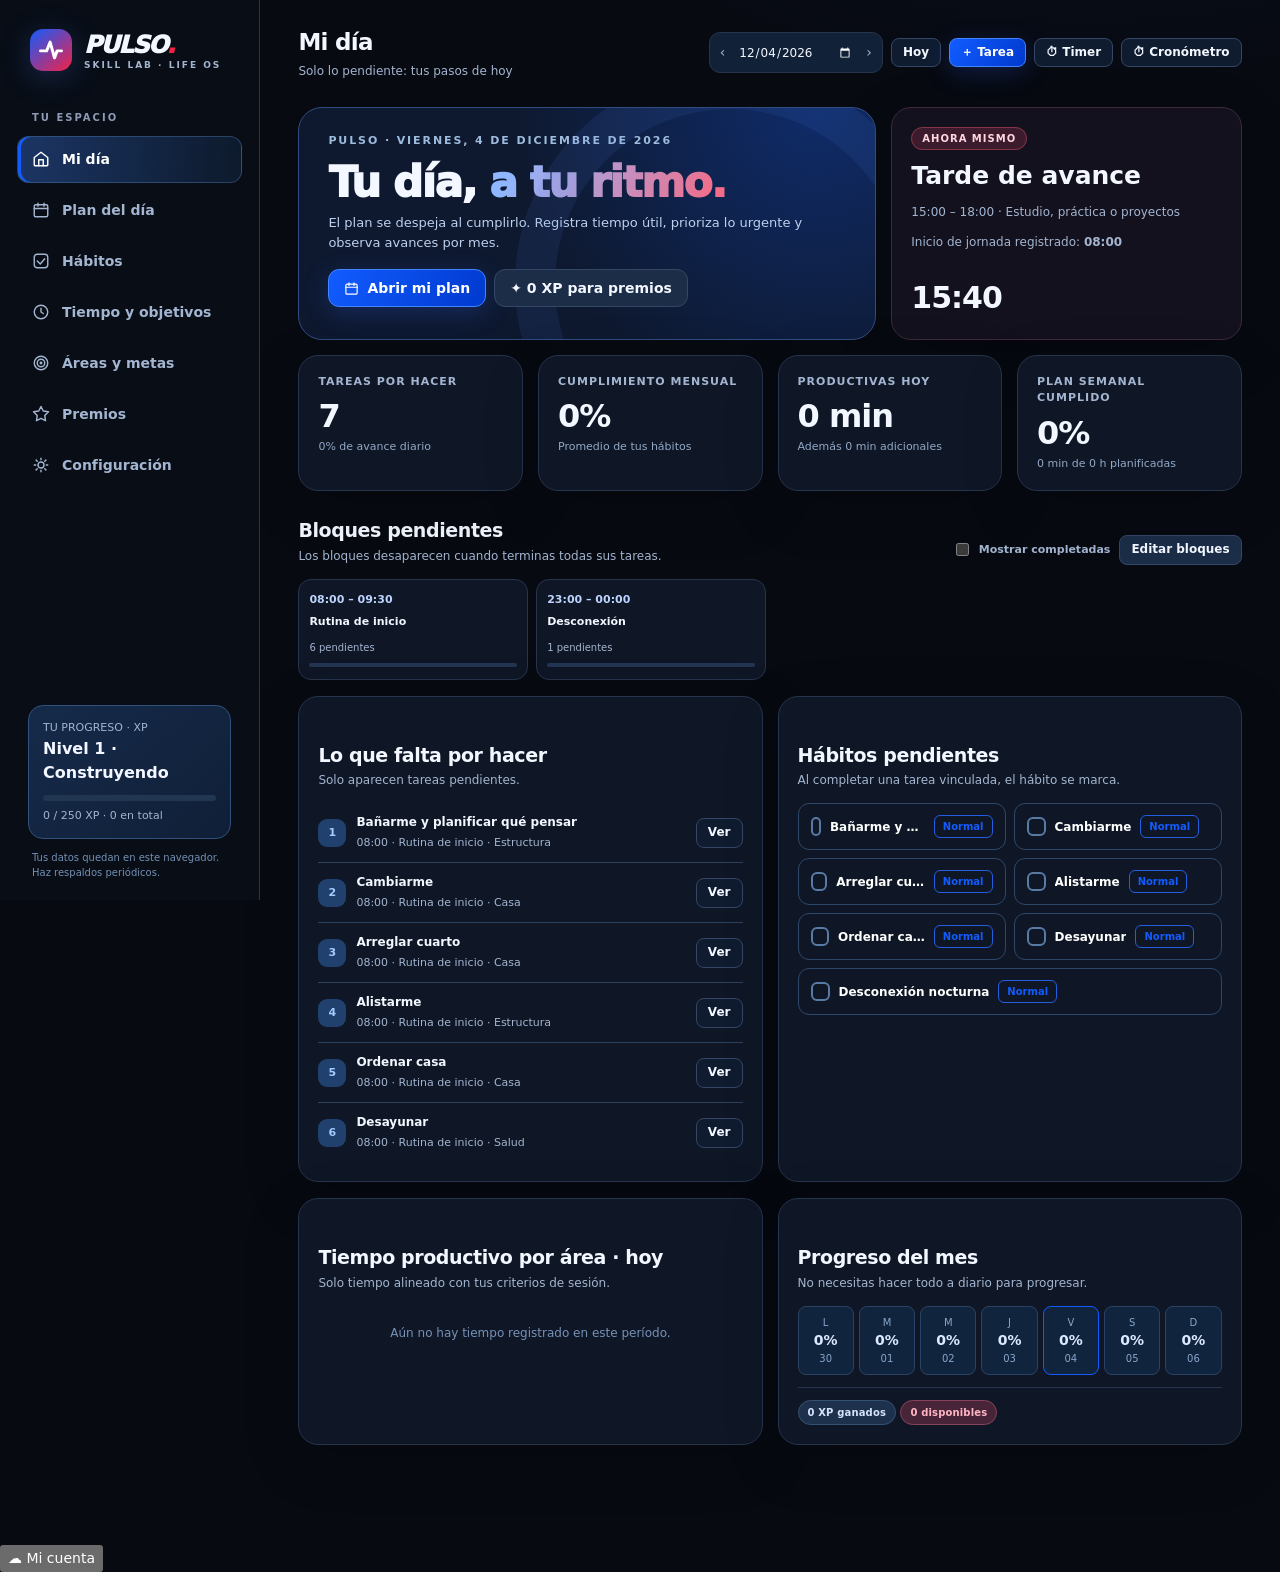
<file: ecosistema-personal/apps/pulso/index.html>
<!doctype html>
<html lang="es">
<head>
<meta charset="utf-8">
<meta name="viewport" content="width=device-width,initial-scale=1,viewport-fit=cover">
<meta name="theme-color" content="#080f1d">
<title>PULSO · Mi sistema diario</title>
<style>
:root{color-scheme:dark;--bg:#070e1b;--bg2:#0a1426;--panel:#101d32;--panel2:#14243c;--panel3:#0b1629;--stroke:#263b57;--stroke2:#304866;--text:#f3f7ff;--muted:#94a9c8;--muted2:#6b83a8;--blue:#5b91ff;--blue2:#2e63e9;--red:#ff506b;--red2:#c93252;--green:#4fe0b4;--gold:#ffc978;--radius:20px;--shadow:0 16px 55px rgba(0,0,0,.18)}
*{box-sizing:border-box}html{scroll-behavior:smooth}body{margin:0;min-height:100vh;background:radial-gradient(ellipse 850px 630px at 83% -13%,#19386160,transparent 72%),radial-gradient(ellipse 760px 520px at -5% 90%,#641a3344,transparent 76%),var(--bg);font:14px/1.5 system-ui,-apple-system,BlinkMacSystemFont,"Segoe UI",sans-serif;color:var(--text)}
button,input,select,textarea{font:inherit}button{cursor:pointer}button:disabled{opacity:.42;cursor:not-allowed}::selection{background:#3768a8}a{color:var(--blue)}
button:focus-visible,input:focus-visible,textarea:focus-visible,select:focus-visible{outline:2px solid var(--blue);outline-offset:2px}
.app{min-height:100vh}.side{position:fixed;left:0;top:0;bottom:0;width:260px;padding:27px 17px 18px;background:linear-gradient(175deg,#0e1c31,#091323 68%,#091020);border-right:1px solid var(--stroke);z-index:20;display:flex;flex-direction:column;overflow:auto}.brand{display:flex;align-items:center;gap:12px;padding:0 13px 26px}.brandmark{width:42px;height:42px;background:linear-gradient(140deg,var(--blue),var(--red));border-radius:13px;display:grid;place-items:center;box-shadow:0 6px 30px #4778e343}.brandmark svg{width:28px}.brand strong{font-size:24px;font-weight:950;letter-spacing:-1.4px;font-style:italic}.brand small{display:block;text-transform:uppercase;letter-spacing:2px;font-size:9px;color:var(--muted);margin-top:-4px;font-weight:800}
.side-label{font-size:10px;text-transform:uppercase;letter-spacing:2px;font-weight:850;color:var(--muted2);padding:11px 15px}.nav{display:flex;flex-direction:column;gap:4px}.nav button{display:flex;align-items:center;gap:12px;border:1px solid transparent;padding:12px 14px;border-radius:12px;background:transparent;color:var(--muted);text-align:left;font-weight:750;width:100%;transition:.15s}.nav button:hover{color:white;background:#22334a70}.nav button.active{background:linear-gradient(95deg,#274e95a0,#152b4870);border-color:#4f79b06b;color:white;box-shadow:inset 3px 0 0 var(--blue)}.ico{width:18px;height:18px;display:inline-block;flex-shrink:0}.nav .count{margin-left:auto;color:#b0c5e8;background:#14273e;padding:1px 7px;border-radius:12px;font-size:11px}
.side-bottom{margin-top:auto;padding:16px 11px 2px}.levelcard{padding:14px;border:1px solid #31517c;border-radius:15px;background:linear-gradient(140deg,#1c3964aa,#101f37)}.tiny{font-size:11px;color:var(--muted)}.levelcard strong{display:block;font-size:16px}.levelbar{height:6px;background:#213651;border-radius:20px;margin-top:10px;overflow:hidden}.levelbar>i{display:block;height:100%;width:0;background:linear-gradient(90deg,var(--blue),var(--red));border-radius:20px}.side-foot{font-size:10px;color:#7390b3;padding:11px 4px 0}
.main{margin-left:260px;padding:24px clamp(18px,3vw,48px) 100px;max-width:1800px}.topbar{display:flex;gap:16px;justify-content:space-between;align-items:center;margin-bottom:26px;min-height:57px}.topbar h1{font-size:23px;letter-spacing:-.7px;margin:0;font-weight:880}.topbar .subheading{color:var(--muted);margin:2px 0 0;font-size:12px}.top-actions{display:flex;gap:8px;align-items:center;flex-wrap:wrap}.date-nav{display:flex;gap:2px;align-items:center;background:#102138;border:1px solid var(--stroke);border-radius:11px;padding:4px}.date-nav input{background:transparent;border:none;color:var(--text);font-size:12px;max-width:137px;padding:5px;accent-color:var(--blue)}.date-nav button{background:none;border:0;color:var(--muted);padding:5px 6px;border-radius:8px}.date-nav button:hover{background:#213c62;color:white}.btn{display:inline-flex;justify-content:center;align-items:center;gap:8px;padding:10px 15px;border:1px solid var(--stroke2);border-radius:11px;background:#1b2d47;color:var(--text);font-weight:750;line-height:1.15;transition:.15s;white-space:nowrap}.btn:hover{filter:brightness(1.15);transform:translateY(-1px)}.btn.primary{background:linear-gradient(125deg,#3a76ef,#315cd7);border-color:#628fff;box-shadow:0 6px 25px #315be440}.btn.danger{background:#422132;border-color:#a4455c;color:#ffd5de}.btn.red{background:linear-gradient(120deg,#e64362,#b82d4c);border-color:#ed6b83}.btn.ghost{background:#0f1c30}.btn.small{padding:7px 11px;font-size:12px;border-radius:8px}.btn.iconbtn{padding:7px;width:34px;height:34px}.btn .ico{width:15px;height:15px}
.section-head{display:flex;align-items:end;justify-content:space-between;gap:14px;margin:25px 0 14px}.section-head h2{font-size:19px;letter-spacing:-.4px;margin:0}.section-head p{font-size:12px;color:var(--muted);margin:2px 0 0}.row{display:flex;gap:10px;align-items:center;flex-wrap:wrap}.grid{display:grid;gap:15px}.grid.two{grid-template-columns:repeat(2,minmax(0,1fr))}.grid.three{grid-template-columns:repeat(3,minmax(0,1fr))}.grid.four{grid-template-columns:repeat(4,minmax(0,1fr))}.card{border:1px solid var(--stroke);background:linear-gradient(155deg,#14243a,#0f1b2d);border-radius:var(--radius);padding:19px;box-shadow:var(--shadow);min-width:0}.card.no-pad{padding:0}.eyebrow{font-size:11px;letter-spacing:1.9px;text-transform:uppercase;color:#9ebcdd;font-weight:850}.headline{font-size:clamp(25px,3.3vw,46px);line-height:1.08;letter-spacing:-1.5px;margin:10px 0 8px;font-weight:920}.highlight{background:linear-gradient(115deg,#8fb7ff 10%,#f36c87 95%);-webkit-background-clip:text;background-clip:text;color:transparent}.lead{color:#bdd0ed;font-size:13px;max-width:540px}.hero{position:relative;overflow:hidden;border:1px solid #3e638f;background:radial-gradient(circle at 84% 15%,#356ede65,transparent 40%),linear-gradient(117deg,#1b3660,#152a49 60%,#2a1d3c);min-height:226px;padding:25px 29px;border-radius:24px}.hero:after{content:"";position:absolute;right:-70px;bottom:-160px;width:350px;height:350px;border:40px solid #547fe91a;border-radius:50%;pointer-events:none}.hero .btn{position:relative;z-index:1}.today-actions{display:flex;gap:8px;margin-top:17px}.nowcard{background:linear-gradient(150deg,#261b32,#151d32 48%,#13223a);border-color:#5b3756;display:flex;flex-direction:column;justify-content:space-between}.now-pill{padding:5px 10px;color:#ffd6e0;background:#8d304d55;border:1px solid #d44e6880;border-radius:22px;font-size:10px;font-weight:900;letter-spacing:1px}.nowcard h2{font-size:25px;margin:14px 0 5px;line-height:1.14}.nowcard p{color:var(--muted);font-size:12px}.nowclock{font-size:30px;font-weight:900;letter-spacing:-1px;margin-top:12px;font-variant-numeric:tabular-nums}
.stat{padding:18px 19px;position:relative;overflow:hidden}.stat .label{color:var(--muted);font-weight:750;font-size:11px;text-transform:uppercase;letter-spacing:1px}.stat strong{display:block;font-weight:900;font-size:32px;letter-spacing:-1px;margin-top:7px;line-height:1.2}.stat small{display:block;color:#92a9c7;margin-top:4px;font-size:11px}.stat .spark{position:absolute;right:18px;top:18px;color:var(--blue);opacity:.75}.stat.redish .spark{color:var(--red)}.stat.greenish .spark{color:var(--green)}.stat .spark svg{width:23px;height:23px}
.progress{height:8px;border-radius:40px;background:#233552;overflow:hidden}.progress>i{display:block;height:100%;width:var(--w,0%);background:linear-gradient(90deg,var(--blue),#7bb2ff);border-radius:40px}.progress.red>i{background:linear-gradient(90deg,var(--red),#ff91a7)}.progress.green>i{background:var(--green)}
.muted{color:var(--muted)}.semibold{font-weight:800}.divider{height:1px;background:var(--stroke);margin:12px 0}.pill{display:inline-flex;align-items:center;gap:6px;padding:4px 9px;border:1px solid #345171;background:#1d314c;border-radius:16px;font-size:10px;letter-spacing:.15px;font-weight:800;color:#d5e3fc;white-space:nowrap}.pill.redpill{border-color:#874359;background:#482439;color:#ffb6c4}.pill.greenpill{border-color:#367962;background:#214e48;color:#83f2d0}.pill.dark{background:#101d31;border-color:#2b4561}.dot{display:inline-block;width:7px;height:7px;border-radius:50%;background:var(--blue)}.dot.red{background:var(--red)}
.block-strip{display:grid;grid-template-columns:repeat(6,minmax(0,1fr));gap:8px}.strip-block{min-width:0;padding:12px 10px;border:1px solid var(--stroke);background:#101c2e;border-radius:13px;cursor:pointer;transition:.15s}.strip-block:hover{border-color:#5682c2;transform:translateY(-2px)}.strip-block.current{background:linear-gradient(145deg,#253d68,#1c2942);border-color:var(--blue)}.strip-block .time{font-size:11px;font-weight:900;color:#bdd4ff}.strip-block .name{font-size:11px;font-weight:800;margin:6px 0 9px;white-space:nowrap;overflow:hidden;text-overflow:ellipsis}.strip-block .counts{font-size:10px;color:var(--muted)}.strip-block .progress{height:4px;margin-top:8px}
.timeline-grid{display:grid;grid-template-columns:repeat(2,minmax(0,1fr));gap:15px;align-items:start}.block-card{padding:0;overflow:hidden;min-height:164px}.block-card.over{outline:2px dashed var(--blue)}.block-head{display:flex;justify-content:space-between;align-items:center;gap:8px;padding:16px 17px 13px;border-bottom:1px solid var(--stroke)}.block-head .clocklabel{font-size:12px;font-weight:850;color:#97bfff}.block-head .blockname{font-weight:880;font-size:17px;line-height:1.15}.block-head .meta{font-size:10px;color:var(--muted);margin-top:4px}.block-head .right{display:flex;gap:7px;align-items:center}.block-card.morning .block-head{background:linear-gradient(110deg,#461c34aa,#14223a)}.block-card.night .block-head{background:linear-gradient(110deg,#152752,#171d39)}.block-card.is-now{border-color:#628df0;box-shadow:0 0 0 1px #477ceb55, var(--shadow)}.task-list{padding:8px 10px 9px;min-height:42px}.empty{padding:18px 10px;text-align:center;color:#7791b7;font-size:12px}.task{display:flex;align-items:flex-start;gap:9px;padding:12px 9px;border:1px solid transparent;border-radius:11px;margin-bottom:3px;background:#0e1a2d;transition:.15s}.task:hover{background:#152743;border-color:#2f4665}.task.dragging{opacity:.45}.task.done{opacity:.67}.task.done .task-title{text-decoration:line-through;color:#96abc5}.task.dragover{border-color:var(--blue);background:#213755}.check-task{appearance:none;width:21px;height:21px;flex:0 0 21px;border-radius:7px;border:2px solid #5d779b;background:#14253d;margin:2px 1px 0;cursor:pointer;display:grid;place-items:center}.check-task:checked{background:linear-gradient(135deg,#3d83f6,#40c9bc);border-color:#6bc9d0}.check-task:checked:after{content:'✓';font-size:13px;font-weight:900;color:white}.task-main{flex:1;min-width:0}.task-title{font-weight:780;font-size:13px;word-break:break-word}.task-meta{display:flex;flex-wrap:wrap;gap:4px;margin:5px 0 0}.task-meta .pill{font-size:9px;padding:2px 6px}.task-tools{display:flex;gap:3px;align-items:center;flex-shrink:0}.task-tools button{border:0;border-radius:7px;background:transparent;color:#7999be;padding:4px;width:26px;height:27px;display:grid;place-items:center}.task-tools button:hover{background:#2b4465;color:#fff}.task-tools .ico{width:14px;height:14px}.task-extra{display:flex;gap:7px;align-items:center;margin-top:9px;flex-wrap:wrap}.task-extra input{width:67px;padding:6px 7px;background:#0b1525;color:white;border:1px solid #314968;border-radius:7px;font-size:11px}.task-extra button{border:1px solid #35547a;background:#1d3452;color:#cbdcff;padding:5px 8px;border-radius:7px;font-size:10px;font-weight:800}.task-extra button:hover{background:#2a4c77}.task-extra .tracked{font-size:10px;color:#78d4c0;margin-left:auto}.block-bottom{display:flex;justify-content:space-between;padding:9px 16px 14px;gap:10px;align-items:center}.block-bottom .note{font-size:10px;color:#718eaf}
.next-task{display:flex;align-items:center;gap:10px;padding:10px 0;border-bottom:1px solid #2c415d}.next-task:last-child{border:0}.next-index{width:28px;height:28px;display:grid;place-items:center;border-radius:9px;background:#20406d;color:#a4cbff;font-weight:900;font-size:11px;flex-shrink:0}.next-task .info{flex:1;min-width:0}.next-task strong{font-size:12px;display:block}.next-task .info small{color:var(--muted);font-size:11px}.next-task button{padding:5px 9px}
.habit-quick{display:flex;flex-wrap:wrap;gap:8px}.habit-tile{display:flex;align-items:center;gap:9px;background:#0e1c30;border:1px solid #2d4768;padding:11px 12px;border-radius:11px;min-width:0;flex:1 1 160px;cursor:pointer;text-align:left;color:white;font-size:12px;font-weight:740}.habit-tile:hover{background:#192f50}.habit-tile .hbox{width:19px;height:19px;border-radius:6px;border:2px solid #587ba5;display:grid;place-items:center;font-size:12px}.habit-tile.checked{border-color:#377c83;background:#113b47}.habit-tile.checked .hbox{border-color:#4de0b7;background:#348d82}.habit-tile .truncate{overflow:hidden;text-overflow:ellipsis;white-space:nowrap}.habit-tile .linked{font-size:10px;color:#9cbed9}
.month-controls{display:flex;align-items:center;gap:9px;flex-wrap:wrap}.field{display:flex;flex-direction:column;gap:6px;min-width:0}.field label{font-size:11px;text-transform:uppercase;letter-spacing:.8px;font-weight:820;color:#9cb4d7}.field input,.field select,.field textarea{width:100%;border:1px solid #365072;background:#0e1b2e;border-radius:10px;padding:11px 12px;color:#f5faff;font-size:13px}.field textarea{resize:vertical;min-height:70px}.field input[type='checkbox']{width:17px}.field input[type='color']{padding:4px;height:40px}.field input::placeholder,.field textarea::placeholder{color:#6e88ab}.field .help{color:#839bc1;font-size:10px}.field-row{display:grid;grid-template-columns:repeat(2,minmax(0,1fr));gap:13px}.table-wrap{overflow:auto;max-width:100%;border:1px solid var(--stroke);border-radius:15px;background:#0d1a2d}.hab-table{border-collapse:separate;border-spacing:0;min-width:900px;width:100%;font-size:11px}.hab-table th,.hab-table td{padding:10px 7px;border-bottom:1px solid #26394f;text-align:center;min-width:32px}.hab-table th{background:#152640;color:#b8cce9;position:sticky;top:0;z-index:2;font-size:10px}.hab-table .sticky-first{position:sticky;left:0;z-index:3;min-width:176px;max-width:205px;text-align:left;background:#101e31;box-shadow:5px 0 12px #030d176e}.hab-table th.sticky-first{z-index:4;background:#172a45}.hab-table .sticky-pct{position:sticky;left:176px;z-index:3;min-width:67px;background:#101e31;border-right:1px solid #2b4262}.hab-table th.sticky-pct{z-index:4;background:#172a45}.hab-table tr:last-child td{border-bottom:0}.day-cell button{border:1px solid #314660;width:23px;height:23px;padding:0;border-radius:6px;color:#8ba8c9;background:#16263d;font-size:13px;line-height:1}.day-cell button.yes{background:#397cd0;border-color:#78abff;color:white}.day-cell button.auto{background:#207b76;border-color:#5be2c8}.day-cell button.off{opacity:.14;pointer-events:none}.day-cell button.future{opacity:.29;pointer-events:none}.day-cell.today-col{background:#24446b44}.habit-pct{display:inline-block;color:#dceaff;font-weight:900;min-width:44px;padding:4px 3px;border-radius:7px;background:#254368}.hab-row-name{font-weight:800;font-size:12px}.hab-row-area{font-size:10px;color:#7893b6}.hab-row-name .edit-link{border:0;background:transparent;color:#82aeff;font-size:10px;text-decoration:underline;cursor:pointer}.legend{display:flex;gap:12px;flex-wrap:wrap;font-size:11px;color:var(--muted);margin:10px 0}.legend span{display:inline-flex;align-items:center;gap:5px}.swatch{width:11px;height:11px;border-radius:3px;background:#3277d1}.swatch.green{background:#207b76}.swatch.gray{background:#23334b}
.area-list{display:grid;gap:10px}.area-item{padding:15px 16px;background:#0d1b30;border:1px solid #28405f;border-radius:13px;display:grid;grid-template-columns:minmax(120px,1.3fr) minmax(100px,1fr) minmax(150px,2.1fr) 92px;gap:12px;align-items:center}.area-name{font-size:13px;font-weight:850}.area-tag{font-size:10px;color:var(--muted)}.area-data{font-size:13px;font-weight:850}.area-data small{font-size:10px;font-weight:500;color:var(--muted)}.area-item input{max-width:68px;width:100%;background:#122642;color:white;border:1px solid #385575;padding:7px;border-radius:8px;text-align:center}.area-item label{font-size:10px;color:var(--muted);display:flex;align-items:center;gap:6px}.area-item .progress{height:9px}.area-item.met{border-color:#3c766d}
.bar-chart{display:flex;flex-direction:column;gap:12px}.bar-row{display:grid;grid-template-columns:135px 1fr 65px;align-items:center;gap:10px;font-size:11px}.bar-row .name{font-weight:740;overflow:hidden;text-overflow:ellipsis;white-space:nowrap}.bar-row .duration{color:#a8c2e3;text-align:right;font-variant-numeric:tabular-nums}.bar-row .track{height:13px;border-radius:4px;background:#192b43;overflow:hidden}.bar-row .fill{height:100%;background:linear-gradient(90deg,#477efa,#7caaff);border-radius:4px;min-width:0}.bar-row:nth-child(even) .fill{background:linear-gradient(90deg,#db3e5e,#ff6989)}
.log-row{display:grid;grid-template-columns:110px minmax(100px,.7fr) minmax(120px,1.2fr) 80px 32px;gap:8px;align-items:center;border-bottom:1px solid #253a54;padding:11px 4px;font-size:11px}.log-row:last-child{border:0}.log-row .when{color:var(--muted)}.log-row .delete{background:none;border:0;color:#bc7083;cursor:pointer}.log-row .delete:hover{color:#fff}.log-row strong{font-size:12px}.log-row small{display:block;color:var(--muted);overflow:hidden;text-overflow:ellipsis;white-space:nowrap}
.empty-panel{padding:37px 15px;text-align:center;border:1px dashed #34516f;border-radius:14px;background:#101d30}.empty-panel .big{font-size:38px}.empty-panel h3{margin:8px 0 4px}.empty-panel p{color:var(--muted);margin:0 0 15px;font-size:12px}.chip{display:inline-block;border:1px solid #365275;border-radius:6px;padding:3px 8px;color:#c5d9f8;font-size:10px;margin:2px}
.modal-wrap{position:fixed;inset:0;background:#000a;z-index:50;display:none;align-items:center;justify-content:center;padding:20px;backdrop-filter:blur(8px)}.modal-wrap.visible{display:flex}.modal{width:min(620px,100%);max-height:min(90vh,800px);overflow:auto;border:1px solid #47638a;border-radius:22px;background:linear-gradient(155deg,#192a46,#0d1a2c);box-shadow:0 30px 90px #000b;padding:23px}.modal-top{display:flex;align-items:center;justify-content:space-between;margin-bottom:20px}.modal-top h2{font-size:21px;margin:0}.modal .field{margin-bottom:14px}.modal .field-row .field{margin-bottom:0}.modal-actions{display:flex;gap:10px;justify-content:flex-end;margin-top:23px}.days-selector{display:flex;gap:7px;flex-wrap:wrap}.days-selector label{display:flex;gap:5px;align-items:center;font-size:11px;color:#a8c3e7;background:#142741;border:1px solid #355073;border-radius:8px;padding:7px 9px;cursor:pointer}.days-selector input{accent-color:#5d92ff}.switch-row{display:flex;align-items:center;gap:9px;color:#d4e2f8;font-size:12px}.switch-row input{accent-color:var(--blue);width:17px;height:17px}
.timer-dock{position:fixed;bottom:18px;right:23px;z-index:30;display:none;align-items:center;gap:14px;padding:11px 13px 11px 16px;background:#142842;border:1px solid #628de4;box-shadow:0 16px 60px #000a;border-radius:17px;max-width:calc(100vw - 34px)}.timer-dock.visible{display:flex}.timer-dock .clock{font-variant-numeric:tabular-nums;font-size:25px;font-weight:900;letter-spacing:-1px}.timer-dock .description{font-size:11px;color:var(--muted);max-width:150px;white-space:nowrap;overflow:hidden;text-overflow:ellipsis}.timer-dock .btn{padding:8px}.toast-wrap{position:fixed;bottom:20px;left:50%;transform:translateX(-50%);z-index:80;pointer-events:none}.toast{background:#203b57;color:white;border:1px solid #6399cd;padding:10px 16px;border-radius:12px;box-shadow:0 14px 50px #0008;margin-top:9px;font-size:12px;font-weight:780;animation:toast-in .25s}@keyframes toast-in{from{opacity:0;transform:translateY(12px)}to{opacity:1;transform:translateY(0)}}
.tag-blue{color:#90baff}.tag-red{color:#ff8eab}.mini-panel-title{margin:0 0 10px;font-size:14px;font-weight:850}.big-number{font-size:34px;font-weight:900;letter-spacing:-1px}.tagline{font-size:12px;color:var(--muted)}.weekly-ribbon{display:flex;gap:5px}.ribbon-day{flex:1;text-align:center;min-width:0;background:#11243e;border-radius:8px;padding:8px 4px;font-size:10px;color:#88a5ca;border:1px solid #2a4365}.ribbon-day.today{border-color:var(--blue)}.ribbon-day.good{background:#1e4856;border-color:#3cae9f;color:#ccfff4}.ribbon-day strong{display:block;font-size:14px;color:#dceaff}.kbd{font-size:10px;background:#1d385e;border:1px solid #42668e;padding:2px 6px;border-radius:5px;color:#abc9ee}.desktop-note{display:inline}.mobile-nav{display:none}
@media(max-width:1260px){.grid.four{grid-template-columns:repeat(2,minmax(0,1fr))}.block-strip{grid-template-columns:repeat(3,minmax(0,1fr))}.main{padding-left:23px;padding-right:23px}.area-item{grid-template-columns:1.2fr 1fr 1.5fr 90px}}
@media(max-width:1000px){.side{width:76px;padding:20px 9px}.brand{padding:0 7px 22px}.brand>div:nth-child(2),.side-label,.nav button span,.side-bottom,.side-foot,.nav .count{display:none!important}.nav button{justify-content:center;padding:13px 4px}.nav button .ico{width:21px;height:21px}.main{margin-left:76px}}
@media(max-width:760px){.side{display:none}.main{margin-left:0;padding:20px 13px 106px}.mobile-nav{position:fixed;z-index:40;bottom:0;left:0;right:0;display:flex;justify-content:space-between;padding:7px 5px max(8px,env(safe-area-inset-bottom));background:#091728f5;border-top:1px solid #29405d;backdrop-filter:blur(16px)}.mobile-nav button{flex:1;display:flex;flex-direction:column;align-items:center;gap:2px;border:0;background:transparent;color:#8da8ca;font-size:9px;font-weight:780;padding:5px 2px;border-radius:10px}.mobile-nav button.active{color:#91b9ff;background:#263b60}.mobile-nav .ico{width:19px;height:19px}.topbar{align-items:flex-start;gap:12px;flex-direction:column;margin-bottom:17px}.topbar h1{font-size:21px}.top-actions{width:100%}.date-nav{flex:1;justify-content:space-between}.grid.two,.grid.three,.grid.four,.timeline-grid{grid-template-columns:1fr}.hero-grid{grid-template-columns:1fr!important}.hero{min-height:206px;padding:20px}.headline{font-size:34px}.nowcard h2{font-size:21px}.block-strip{grid-template-columns:repeat(3,minmax(0,1fr))}.card{padding:16px}.area-item{grid-template-columns:minmax(0,1fr) 75px;gap:8px}.area-item .area-prog{grid-column:1/-1;grid-row:2}.area-item .area-target{grid-column:2;grid-row:1;justify-self:end}.area-item .area-data{grid-column:1;grid-row:3}.area-item .area-name{grid-column:1;grid-row:1}.log-row{grid-template-columns:78px minmax(70px,.7fr) minmax(90px,1fr) 52px 22px}.log-row small{font-size:9px}.timer-dock{bottom:71px;left:10px;right:10px;max-width:none}.timer-dock .clock{font-size:21px}.modal{padding:18px}.field-row{grid-template-columns:1fr}.modal .field-row .field{margin-bottom:12px}.hab-table .sticky-first{min-width:148px;max-width:148px}.hab-table .sticky-pct{left:148px;min-width:55px}.bar-row{grid-template-columns:90px 1fr 49px}.desktop-note{display:none}}
@media(max-width:390px){.block-strip{grid-template-columns:repeat(2,1fr)}.task-tools{gap:0}.task-tools button{width:22px}.task{padding:10px 6px}.top-actions .btn{padding:9px 10px}}

/* PULSO 2.0 · vivid palette, Evernote-like black/white switch */
:root{--blue:#125CFF;--blue2:#003bd9;--red:#F42146;--red2:#bd1130;--gold:#FFD84A;--green:#17c978;--bg:#070a11;--bg2:#0c111d;--panel:#0f1726;--panel2:#141f31;--panel3:#090f1a;--stroke:#26344c;--stroke2:#354765;--muted:#a3b5d0;--muted2:#8d9bb4}
body{background:radial-gradient(ellipse 850px 450px at 85% -15%,#142b682c,transparent 72%),var(--bg)}
.side{background:#080d16}.card{background:var(--panel)}.hero{background:radial-gradient(circle at 90% 0%,#125CFF46,transparent 53%),#0e1930;border-color:#314c81}.nowcard{background:#13111d;border-color:#40283c}
.btn.primary{background:linear-gradient(120deg,#125cff,#0039ce);border-color:#4285ff;color:#fff}.btn.red{background:linear-gradient(120deg,#f42146,#ae0d30);color:#fff}
.strip-block,.area-item,.habit-tile,.empty-panel,.table-wrap{background:var(--panel)}
.area-item{grid-template-columns:1fr;gap:9px}.area-item.minimum{border:2px solid #fbd54b;box-shadow:0 0 0 1px #e6ae2866}.area-item.objective{border:2px solid #16bb75;box-shadow:0 0 0 1px #16bb7566}
.area-meta-top{display:flex;gap:10px;justify-content:space-between;align-items:start;flex-wrap:wrap}.area-card-numbers{display:grid;grid-template-columns:repeat(3,minmax(0,1fr));gap:9px}.area-card-numbers>div{border:1px solid var(--stroke);border-radius:10px;padding:9px}.area-card-numbers strong{display:block;font-size:18px}.area-card-numbers small{font-size:10px;color:var(--muted)}
.area-notes{display:grid;grid-template-columns:repeat(2,minmax(0,1fr));gap:10px}.area-notes>div{border-left:2px solid var(--stroke2);padding-left:10px;font-size:11px}.area-notes b{display:block;color:var(--text);font-size:11px;margin-bottom:3px}.area-notes p{margin:0;color:var(--muted);white-space:pre-line;overflow-wrap:anywhere}
.area-item .card-actions{display:flex;gap:7px;justify-content:flex-end;align-items:center;flex-wrap:wrap}
.summary-metrics{display:grid;grid-template-columns:repeat(4,minmax(0,1fr));gap:12px;margin:15px 0}.summary-metrics .card{padding:16px}.summary-metrics strong{font-size:26px;display:block;margin:7px 0 3px}.summary-metrics small{font-size:11px;color:var(--muted)}
.priority{display:inline-block;padding:3px 8px;border-radius:6px;font-size:10px;font-weight:900;border:1px solid var(--stroke)}.priority.Alta{color:#ff8e9c;border-color:#dd3a4d}.priority.Normal{color:var(--blue);border-color:#245ee0}.priority.Baja{color:var(--muted)}
.task-extra{flex-wrap:wrap}.task-extra input{width:68px!important}.task-extra input[type=time]{width:105px!important}.task-extra .extra-caption{font-size:10px;color:var(--muted)}
.block-strip{grid-template-columns:repeat(7,minmax(0,1fr))}.empty-day{padding:42px 20px;border:1px dashed var(--stroke2);border-radius:16px;text-align:center;color:var(--muted);background:var(--panel)}.empty-day strong{font-size:19px;display:block;color:var(--text)}
.section-controls{display:flex;gap:9px;align-items:center;flex-wrap:wrap}.section-controls label{display:flex;gap:7px;align-items:center;font-weight:750;font-size:11px;color:var(--muted)}
.reward-list{display:grid;grid-template-columns:repeat(2,minmax(0,1fr));gap:12px}.reward-item{border:1px solid var(--stroke);border-radius:14px;padding:17px;background:var(--panel2)}.reward-item h3{margin:4px 0 6px}.reward-item p{font-size:12px;color:var(--muted);min-height:20px}.reward-cost{font-size:21px;font-weight:900;color:var(--gold)}.reward-item .row{margin-top:12px;justify-content:space-between}
.theme-button{display:inline-flex;align-items:center;gap:7px}.theme-picker{display:flex;gap:8px}.theme-picker button{flex:1}
[data-theme="light"]{color-scheme:light;--bg:#fff;--bg2:#f7f8fb;--panel:#fff;--panel2:#f4f6fa;--panel3:#f9fafe;--stroke:#dce2eb;--stroke2:#c7ced9;--text:#15243b;--muted:#4e607b;--muted2:#63738b;--shadow:0 8px 28px #18263b13}
[data-theme="light"] body{background:#fff;color:var(--text)}
[data-theme="light"] .side{background:#f8f9fc;border-color:#d9e0ea}
[data-theme="light"] .nav button:hover,[data-theme="light"] .nav button.active{background:#dfe9ff;color:#173468}
[data-theme="light"] .levelcard{background:#edf3ff;border-color:#cbdaf2}
[data-theme="light"] .btn,[data-theme="light"] .btn.ghost{background:#f3f6fb;color:#14243d;border-color:#c6d0df}
[data-theme="light"] .btn.primary{background:#125cff;border-color:#125cff;color:#fff;box-shadow:none}[data-theme="light"] .btn.red{background:#ee244c;border-color:#df1742;color:#fff}
[data-theme="light"] .hero{background:linear-gradient(120deg,#eaf2ff,#f6f8ff);border-color:#c8d6f3}
[data-theme="light"] .nowcard{background:#fff6f8;border-color:#f2dce0}
[data-theme="light"] .lead,[data-theme="light"] .eyebrow{color:#40587a}
[data-theme="light"] .highlight{background-image:linear-gradient(115deg,#1459e9,#d92049)}
[data-theme="light"] .stat small,[data-theme="light"] .block-head .meta,[data-theme="light"] .block-head .clocklabel,[data-theme="light"] .bar-row .duration{color:var(--muted)}
[data-theme="light"] .pill,[data-theme="light"] .pill.dark{background:#eaf0f8;border-color:#cbd6e5;color:#344c6e}
[data-theme="light"] .pill.redpill{background:#fff0f3;border-color:#e8bac7;color:#a61d3a}
[data-theme="light"] .pill.greenpill{background:#e9faef;border-color:#aed9c4;color:#10764d}
[data-theme="light"] .strip-block,[data-theme="light"] .area-item,[data-theme="light"] .habit-tile,[data-theme="light"] .empty-panel,[data-theme="light"] .table-wrap,[data-theme="light"] .reward-item{background:#fff;border-color:#dce2eb;color:var(--text)}
[data-theme="light"] .strip-block.current{background:#e9f0ff;border-color:#125cff}
[data-theme="light"] .strip-block .time,[data-theme="light"] .habit-pct{color:#1652c9}
[data-theme="light"] .habit-tile.checked{background:#e3f9ef;border-color:#17a876}
[data-theme="light"] .date-nav,[data-theme="light"] .field input,[data-theme="light"] .field select,[data-theme="light"] .field textarea,[data-theme="light"] .area-item input{background:#fff;color:#1a2d47;border-color:#bfccdb}
[data-theme="light"] .field label,[data-theme="light"] .field .help{color:#526981}
[data-theme="light"] .hab-table th,[data-theme="light"] .hab-table th.sticky-first,[data-theme="light"] .hab-table th.sticky-pct{background:#e9eef6;color:#354b68}
[data-theme="light"] .hab-table .sticky-first,[data-theme="light"] .hab-table .sticky-pct{background:#fff}
[data-theme="light"] .hab-table th,[data-theme="light"] .hab-table td{border-color:#dce3ee}
[data-theme="light"] .day-cell button{background:#eff3f8;border-color:#d3dce8;color:#546a84}
[data-theme="light"] .day-cell button.yes,[data-theme="light"] .day-cell button.auto{color:#fff}
[data-theme="light"] .habit-pct{background:#e5edff}
[data-theme="light"] .modal{background:#fff;color:#1c2a43;border-color:#cdd7e2}
[data-theme="light"] .days-selector label,[data-theme="light"] .ribbon-day{background:#eff4fa;color:#3b526e;border-color:#cbd9e8}
[data-theme="light"] .task,[data-theme="light"] .next-task,[data-theme="light"] .block-head,[data-theme="light"] .log-row{border-color:#dce3ed}
[data-theme="light"] .task-extra input{background:#fff;color:#1b2d47;border-color:#bdcadb}
[data-theme="light"] .timer-dock{background:#fff;color:#23364e}
[data-theme="light"] .mobile-nav{background:#fffefa;border-color:#dce3ee}
[data-theme="light"] .mobile-nav button{color:#4d6181}
[data-theme="light"] .mobile-nav button.active{color:#154bda}
[data-theme="light"] .now-pill{background:#ffe5ed;color:#a82043;border-color:#f1aabe}
[data-theme="light"] .block-card.morning .block-head,[data-theme="light"] .block-card.night .block-head{background:#f5f6fa}
[data-theme="light"] .reward-item,[data-theme="light"] .area-card-numbers>div{border-color:#d6dfeb}
@media(max-width:1320px){.block-strip{grid-template-columns:repeat(4,minmax(0,1fr))}}
@media(max-width:900px){.summary-metrics{grid-template-columns:repeat(2,minmax(0,1fr))}.area-notes{grid-template-columns:1fr}}
@media(max-width:760px){.block-strip{grid-template-columns:repeat(2,minmax(0,1fr))}.reward-list{grid-template-columns:1fr}.summary-metrics strong{font-size:22px}.area-card-numbers{grid-template-columns:repeat(3,minmax(0,1fr))}}
@media(max-width:420px){.area-card-numbers{grid-template-columns:1fr}.summary-metrics .card{padding:11px}}

/* PULSO · modo de lista compacta para ver todo el día sin tarjetas gigantes */
.plan-view-switch{display:flex;align-items:center;justify-content:space-between;gap:12px;flex-wrap:wrap;margin:0 0 12px;padding:11px 14px;border:1px solid var(--stroke);border-radius:13px;background:var(--panel)}
.plan-view-switch>div:first-child{display:grid;gap:1px}.plan-view-switch>div:first-child strong{font-size:14px}.plan-view-buttons{display:flex;flex-wrap:wrap;gap:6px}
.compact-plan-summary{display:flex;flex-wrap:wrap;justify-content:space-between;align-items:center;gap:12px;padding:10px 14px;margin:0 0 9px;border:1px solid var(--stroke);border-radius:12px;background:var(--panel)}
.compact-plan-summary>div{display:grid;gap:2px}.compact-plan-summary>div strong{font-size:13px}.compact-plan-summary>div span{font-size:11px;color:var(--muted)}
.compact-hide-switch{font-size:11px;color:var(--muted);display:flex;gap:6px;align-items:center}.compact-hide-switch input{accent-color:var(--blue)}
.compact-plan-list{display:flex;flex-direction:column;gap:7px}.compact-block{background:var(--panel);border:1px solid var(--stroke);border-radius:12px;overflow:hidden;min-width:0}
.compact-block-head{height:39px;display:flex;gap:10px;align-items:center;padding:5px 10px;background:var(--panel2);color:var(--text);border-bottom:1px solid var(--stroke)}
.compact-block-head strong{flex:1;font-size:12px;min-width:0;white-space:nowrap;overflow:hidden;text-overflow:ellipsis}
.compact-block-time{font:600 10px/1.25 ui-monospace,monospace;color:var(--blue);min-width:77px}.compact-block-count{font-size:10px;color:var(--muted)}
.task-list.compact-task-list{padding:0!important;display:block!important;min-height:0}
.task.compact-task-row{min-height:34px;display:flex!important;grid-template-columns:none!important;gap:9px;align-items:center;margin:0!important;padding:5px 10px!important;border:0!important;border-radius:0!important;background:transparent!important;box-shadow:none!important;border-top:1px solid rgba(125,150,187,.10)!important}
.task.compact-task-row:first-child{border-top:0!important}.task.compact-task-row:hover{background:rgba(92,140,240,.07)!important}
.compact-task-row .check-task{flex:0 0 auto;width:16px;height:16px;min-width:16px;margin:0}
.compact-task-name{flex:1;min-width:0;overflow:hidden;text-overflow:ellipsis;white-space:nowrap;font-size:12px;font-weight:620}
.compact-task-row.done .compact-task-name{text-decoration:line-through;opacity:.55}
.compact-task-details{flex:0 1 225px;white-space:nowrap;overflow:hidden;text-overflow:ellipsis;color:var(--muted);font-size:10px;text-align:right}
.compact-task-details b{color:var(--text);font-weight:650}.compact-mandatory{color:var(--red);font-size:9px;vertical-align:middle}
.compact-task-buttons{display:flex;gap:3px;flex:0 0 auto}.compact-icon-btn{border:1px solid transparent;border-radius:6px;background:transparent;color:var(--muted);padding:3px 4px;min-width:25px;min-height:25px;display:inline-flex;align-items:center;justify-content:center;cursor:pointer}
.compact-icon-btn:hover,.compact-icon-btn:focus-visible{border-color:var(--blue);color:var(--text);background:rgba(75,130,230,.14)}
.compact-empty{padding:6px 14px;font-size:10px;color:var(--muted)}
[data-theme="light"] .compact-block-head{background:#eff3f9}[data-theme="light"] .task.compact-task-row{border-top-color:#e3e8f0!important}
@media(max-width:700px){.compact-task-details{flex:0 1 75px}.compact-arrow{display:none}.compact-block-time{min-width:64px;font-size:9px}.compact-task-row{gap:5px!important}.compact-task-buttons{gap:1px}.compact-plan-summary{gap:7px}}

/* PULSO · widget flotante cronómetro + cuenta regresiva */
.timer-dock.pulso-mini-dock{display:none;flex-direction:column;align-items:stretch;gap:6px;width:min(375px,calc(100vw - 25px));padding:9px 11px;right:15px;bottom:15px;left:auto;top:auto;border-radius:12px;background:var(--panel2);border:1px solid var(--stroke2);box-shadow:0 11px 42px #0009;z-index:90}
.timer-dock.pulso-mini-dock.visible{display:flex}
.pulso-mini-dock .mini-main{display:flex;align-items:center;gap:8px;min-width:0;width:100%}
.pulso-mini-dock .mini-grip{cursor:grab;border:0;background:none;color:var(--muted);font-size:20px;padding:0 2px;touch-action:none;flex:0 0 auto}
.pulso-mini-dock .mini-task{flex:1;min-width:0;display:grid;line-height:1.18;gap:3px}
.pulso-mini-dock .mini-task strong{font-size:12px;overflow:hidden;text-overflow:ellipsis;white-space:nowrap;max-width:100%}
.pulso-mini-dock .mini-task small{font-size:9px;color:var(--muted);white-space:nowrap}
.pulso-mini-dock .mini-clocks{display:grid;justify-items:end;gap:1px;min-width:65px;flex:0 0 auto}
.pulso-mini-dock .mini-clocks strong{font:800 22px/1 ui-monospace,monospace;letter-spacing:-1px;color:var(--text);font-variant-numeric:tabular-nums}
.pulso-mini-dock .mini-clocks strong.expired{color:var(--red)}
.pulso-mini-dock .mini-clocks small{font-size:9px;color:var(--muted);font-variant-numeric:tabular-nums}
.pulso-mini-dock .mini-actions{display:flex;gap:5px;width:100%;justify-content:flex-end}
.pulso-mini-dock .mini-actions button{padding:4px 8px;font-size:10px;min-height:25px}
.pulso-mini-dock .mini-tools{display:flex;justify-content:space-between;align-items:center;border-top:1px solid var(--stroke);padding-top:6px;gap:8px}
.pulso-mini-dock .mini-mode{border:0;background:transparent;color:var(--blue);font-size:10px;font-weight:750;cursor:pointer}
.pulso-mini-dock .mini-tools label{font-size:9px;color:var(--muted)}.pulso-mini-dock .mini-tools select{border:1px solid var(--stroke2);border-radius:5px;color:var(--text);background:var(--panel);font-size:10px;padding:3px}
.timer-dock.pulso-mini-dock.mini-collapsed{width:min(300px,calc(100vw - 25px));gap:0;flex-direction:row;align-items:center}
.timer-dock.pulso-mini-dock.mini-collapsed .mini-clocks small,.timer-dock.pulso-mini-dock.mini-collapsed .mini-task small{display:none}
.timer-dock.pulso-mini-dock.mini-collapsed .mini-actions{width:auto;flex:none}.timer-dock.pulso-mini-dock.mini-collapsed .mini-actions button{padding:3px 5px}
.timer-dock.pulso-mini-dock.mini-collapsed .mini-clocks strong{font-size:18px}
[data-theme="light"] .timer-dock.pulso-mini-dock{background:#fff;color:#1a2a42}
@media(max-width:760px){.timer-dock.pulso-mini-dock{bottom:80px;left:auto;right:8px;width:min(355px,calc(100vw - 16px))}.timer-dock.pulso-mini-dock.mini-collapsed{width:min(295px,calc(100vw - 16px))}}

/* Lista minimalista: título y casilla hasta expandir. */
.pulso-zen-top{display:flex;justify-content:space-between;align-items:center;gap:12px;flex-wrap:wrap;padding:12px 17px;border:1px solid var(--stroke);border-radius:14px;background:var(--panel);margin-bottom:10px}
.pulso-zen-top .eyebrow{font-size:10px;letter-spacing:.07em}.pulso-zen-progress{font-size:12px;font-weight:700;margin-top:4px}
.pulso-zen-top-actions{display:flex;gap:12px;align-items:center;flex-wrap:wrap}.pulso-zen-top-actions label{display:flex;gap:6px;align-items:center;font-size:11px;color:var(--muted)}
.pulso-zen-groups{display:grid;grid-template-columns:1fr;gap:8px}
.pulso-zen-group{background:var(--panel);border:1px solid var(--stroke);border-radius:13px;overflow:hidden}
.pulso-zen-group-head{min-height:33px;display:flex;align-items:center;gap:9px;padding:5px 12px;background:var(--panel2);border-bottom:1px solid var(--stroke)}
.pulso-zen-group-head strong{flex:1;overflow:hidden;white-space:nowrap;text-overflow:ellipsis;font-size:11px;font-weight:750}
.pulso-zen-group-head small{color:var(--muted);font-size:10px}
.pulso-zen-time{font:600 10px/1.25 ui-monospace,monospace;color:var(--blue);min-width:86px}
.pulso-zen-add{background:transparent;border:1px solid transparent;border-radius:7px;color:var(--muted);cursor:pointer;font-size:16px;min-width:25px;height:25px}
.pulso-zen-add:hover{border-color:var(--stroke2);color:var(--text)}
.task-list.pulso-zen-list{padding:0!important;min-height:0!important;display:block!important}
.task.pulso-zen-row{display:block!important;min-height:0!important;margin:0!important;padding:0!important;border:0!important;border-radius:0!important;box-shadow:none!important;background:transparent!important;border-bottom:1px solid rgba(110,140,182,.10)!important}
.task.pulso-zen-row:last-child{border-bottom:0!important}
.pulso-zen-line{height:33px;display:flex;align-items:center;gap:10px;padding:0 12px}
.pulso-zen-line:hover{background:rgba(98,144,219,.055)}
.pulso-zen-check{height:16px!important;width:16px!important;min-width:16px!important;margin:0!important;flex:0 0 16px}
.pulso-zen-title{border:none!important;background:transparent!important;color:var(--text)!important;text-align:left;flex:1;min-width:0;white-space:nowrap;overflow:hidden;text-overflow:ellipsis;font-size:12px;font-weight:570;cursor:pointer;padding:6px 0!important;display:block;outline-offset:3px}
.pulso-zen-title:after{content:none}
.pulso-zen-row.is-open .pulso-zen-title:after{transform:rotate(180deg)}
.pulso-zen-row.done .pulso-zen-title{text-decoration:line-through;opacity:.53}
.pulso-zen-row.is-open{background:rgba(84,125,190,.055)!important}
.pulso-zen-details{padding:10px 14px 13px 38px;border-top:1px solid rgba(110,140,182,.1)}
.pulso-zen-facts{display:flex;flex-wrap:wrap;gap:6px;margin-bottom:10px}
.pulso-zen-facts span{font-size:10px;padding:4px 8px;border-radius:7px;background:rgba(104,145,204,.09);border:1px solid var(--stroke);color:var(--muted)}
.pulso-zen-facts strong{color:var(--text);font-weight:750}
.pulso-zen-editor{display:flex;gap:8px;flex-wrap:wrap}.pulso-zen-editor label{font-size:10px;color:var(--muted);display:grid;gap:3px}
.pulso-zen-editor input{width:92px;max-width:100%;border:1px solid var(--stroke);background:var(--panel2);border-radius:8px;padding:7px;color:var(--text)}
.pulso-zen-actions{margin-top:10px;display:flex;gap:6px;flex-wrap:wrap}
.pulso-zen-actions button{font:600 11px system-ui;color:var(--text);background:var(--panel2);border:1px solid var(--stroke);border-radius:9px;padding:7px 10px;cursor:pointer}
.pulso-zen-actions button:hover{border-color:var(--blue)}
.pulso-zen-empty{padding:7px 13px;color:var(--muted);font-size:11px}
[data-theme="light"] .pulso-zen-group-head{background:#f4f7fb}
[data-theme="light"] .pulso-zen-line:hover{background:rgba(38,84,150,.06)}
@media(max-width:620px){.pulso-zen-time{min-width:70px;font-size:9px}.pulso-zen-line{height:36px}.pulso-zen-title{font-size:12px}}


/* Clásico PULSO: reloj izquierda / botones derecha, inspirado en el diseño original. */
.timer-dock.pulso-floating-suite{position:fixed;z-index:90;right:16px;bottom:16px;top:auto;left:auto;width:min(367px,calc(100vw - 20px));max-width:min(367px,calc(100vw - 20px));padding:0;border:0;background:transparent;box-shadow:none;display:none;flex-direction:column;gap:8px;align-items:stretch}
.timer-dock.pulso-floating-suite.visible{display:flex}
.pulso-classic-card{position:relative;display:flex;align-items:center;gap:10px;padding:10px 12px 12px 15px;border:1px solid #5b8fe3;border-radius:17px;background:#142842;color:#f6f9ff;box-shadow:0 14px 45px rgba(0,0,0,.34);min-height:78px;font-family:system-ui,-apple-system,sans-serif}
.pulso-classic-clock{flex:1;min-width:0;display:flex;flex-direction:column;justify-content:center}
.pulso-classic-clock strong{font-size:24px;letter-spacing:-.9px;line-height:1.05;font-weight:850;font-variant-numeric:tabular-nums;white-space:nowrap}
.pulso-classic-caption{display:block;color:#a9bedb;font-size:10px;white-space:nowrap;text-overflow:ellipsis;overflow:hidden;max-width:155px;margin-top:6px}
.pulso-classic-remaining{display:block;color:#8aabd4;font-size:9px;margin-top:1px}
.pulso-classic-buttons{display:flex;align-items:center;gap:6px;flex:0 0 auto}
.pulso-classic-buttons button{border-radius:9px;padding:8px 9px;border:1px solid #3c526d;color:#f8faff;background:#223858;font-weight:700;font-size:11px;display:flex;align-items:center;gap:5px;cursor:pointer}
.pulso-classic-buttons .pulso-classic-save{background:#d9133e;border-color:#f15d75}
.pulso-classic-buttons button:hover{filter:brightness(1.16)}
.pulso-classic-more{position:absolute;right:8px;top:3px}
.pulso-classic-more summary{font-size:11px;cursor:pointer;list-style:none;color:#a6bddb;padding:1px 3px;line-height:13px}
.pulso-classic-more summary::-webkit-details-marker{display:none}
.pulso-classic-more[open] .pulso-classic-menu{display:grid}
.pulso-classic-menu{position:absolute;right:0;top:18px;width:258px;display:grid;gap:9px;padding:12px;border:1px solid #5878a4;border-radius:12px;background:#101d32;color:#fff;box-shadow:0 15px 34px #0009;font-size:11px;z-index:10}
.pulso-classic-menu label{display:grid;gap:5px;color:#aabdd9}
.pulso-classic-menu select{border:1px solid #455f80;border-radius:7px;padding:6px;background:#1a2c47;color:#f7f9ff;max-width:100%}
.pulso-classic-menu-row{display:flex;flex-wrap:wrap;gap:6px}
.pulso-classic-menu-row button{font:600 10px system-ui;border:1px solid #425d7c;border-radius:8px;padding:6px;background:#223856;color:#fff;cursor:pointer}
.pulso-classic-menu-row button:hover{border-color:#9ec5f0}
.pulso-general-clock{border-color:#6b7f96;background:#1c2539}
.pulso-general-clock .pulso-classic-clock strong{color:#c7eaff}
@media(max-width:440px){.timer-dock.pulso-floating-suite{bottom:82px;right:8px;width:min(350px,calc(100vw - 16px))}.pulso-classic-card{padding-left:10px;gap:5px}.pulso-classic-clock strong{font-size:19px}.pulso-classic-buttons button{padding:7px 6px;font-size:10px}.pulso-classic-caption{max-width:115px}}

</style>
<script src="../../core/private-cloud.js" data-ecosistema-app="pulso"></script>
</head>
<body>
<div id="shell" class="app"><aside class="side"><div class="brand"><div class="brandmark"><svg viewBox="0 0 32 32" fill="none"><path d="M4 17h7l4-10 5 18 3-8h5" stroke="white" stroke-width="3.4" stroke-linecap="round" stroke-linejoin="round"/></svg></div><div><strong>PULSO<span style="color:var(--red)">.</span></strong><small>Skill Lab · Life OS</small></div></div><div class="side-label">Tu espacio</div><nav class="nav" id="sidebar"></nav><div class="side-bottom"><div class="levelcard"><div class="tiny">TU PROGRESO · XP</div><strong id="side-level">Nivel 1 · Inicio</strong><div class="levelbar"><i id="side-xp"></i></div><div class="tiny" id="side-xp-sub" style="margin-top:7px">0 / 250 XP</div></div><div class="side-foot">Tus datos quedan en este navegador. Haz respaldos periódicos.</div></div></aside><main class="main"><header class="topbar"><div><h1 id="page-title">Mi día</h1><div class="subheading" id="page-subtitle">Un espacio para decidir, actuar y mejorar.</div></div><div class="top-actions"><div class="date-nav"><button data-action="prevDate" aria-label="Día anterior">‹</button><input type="date" id="main-date" aria-label="Fecha del plan"><button data-action="nextDate" aria-label="Día siguiente">›</button></div><button class="btn ghost small" data-action="goToday">Hoy</button><button class="btn primary small" data-action="newTask">＋ Tarea</button><button class="btn ghost small" data-action="startTimer" title="Iniciar sesión libre de 15 minutos">⏱ Timer</button><button class="btn ghost small" data-action="startGeneralStopwatch" title="Cronómetro independiente">⏱ Cronómetro</button></div></header><div id="content"></div></main><nav class="mobile-nav" id="mobile-nav"></nav></div>
<div id="modal-wrap" class="modal-wrap"><div id="modal" class="modal" role="dialog" aria-modal="true"></div></div><div id="timer-dock" class="timer-dock"></div><div id="toast-wrap" class="toast-wrap" aria-live="polite"></div>
<script>
(() => { 'use strict';
const KEY='pulso_life_os_v2_datos_migrados_20261110';
const AREAS=['Calistenia','Baloncesto','Patinaje','Francés','Negocios','Social','Baile','Salud','Estructura','Música','Casa'];
const BLOCKS=[{id:'b1',title:'Rutina de inicio',start:'08:00',end:'09:30',kind:'morning',hint:'Bloque esencial · no negociable'},{id:'b2',title:'Mañana de enfoque',start:'09:30',end:'12:00',hint:'Define tus prioridades'},{id:'b3',title:'Mediodía',start:'12:00',end:'15:00',hint:'Bloque abierto y flexible'},{id:'b4',title:'Tarde de avance',start:'15:00',end:'18:00',hint:'Estudio, práctica o proyectos'},{id:'b5',title:'Tarde / noche',start:'18:00',end:'20:00',hint:'Cierra tus prioridades'},{id:'b6',title:'Noche de enfoque',start:'20:00',end:'23:00',hint:'Todavía puedes hacer cosas importantes'},{id:'b7',title:'Desconexión',start:'23:00',end:'00:00',kind:'night',hint:'Sin pantallas y descanso antes de las 00:00'}];
const HABITS=[['h_shower','Bañarme y planificar qué pensar','Estructura'],['h_change','Cambiarme','Casa'],['h_room','Arreglar cuarto','Casa'],['h_ready','Alistarme','Estructura'],['h_order','Ordenar casa','Casa'],['h_breakfast','Desayunar','Salud'],['h_disconnect','Desconexión nocturna','Salud']];
const MORNING=[['Bañarme y planificar qué pensar','Estructura','h_shower'],['Cambiarme','Casa','h_change'],['Arreglar cuarto','Casa','h_room'],['Alistarme','Estructura','h_ready'],['Ordenar casa','Casa','h_order'],['Desayunar','Salud','h_breakfast']];
const NAV=[['hoy','Mi día','home'],['plan','Plan del día','calendar'],['habitos','Hábitos','check'],['tiempo','Tiempo y objetivos','clock'],['areas','Áreas y metas','target'],['premios','Premios','star'],['datos','Configuración','settings']];
const iconPaths={home:'<path d="m3 10 9-7 9 7v10a1 1 0 0 1-1 1H4a1 1 0 0 1-1-1z"/><path d="M9 21v-8h6v8"/>',calendar:'<rect x="3" y="5" width="18" height="16" rx="2"/><path d="M16 3v4M8 3v4M3 10h18"/>',check:'<rect x="3" y="3" width="18" height="18" rx="4"/><path d="m7 12 4 4 6-7"/>',clock:'<circle cx="12" cy="12" r="9"/><path d="M12 7v5l3 2"/>',target:'<circle cx="12" cy="12" r="9"/><circle cx="12" cy="12" r="5"/><circle cx="12" cy="12" r="1"/>',settings:'<path d="M12 3v2m0 14v2M3 12h2m14 0h2M5.5 5.5 7 7m10 10 1.5 1.5M18.5 5.5 17 7M7 17l-1.5 1.5"/><circle cx="12" cy="12" r="4"/>',plus:'<path d="M12 5v14M5 12h14"/>',edit:'<path d="m4 16-1 5 5-1L20 8l-4-4zM14 6l4 4"/>',trash:'<path d="M3 6h18M8 6V4h8v2m3 0-1 15H6L5 6M10 10v7m4-7v7"/>',up:'<path d="m6 15 6-6 6 6"/>',down:'<path d="m6 9 6 6 6-6"/>',play:'<path d="m8 5 11 7-11 7z"/>',pause:'<path d="M8 5v14M16 5v14"/>',stop:'<rect x="5" y="5" width="14" height="14" rx="2"/>',bolt:'<path d="m13 2-9 12h7l-1 8 10-13h-7z"/>',trend:'<path d="m3 17 6-6 4 4 8-9M15 6h6v6"/>',fire:'<path d="M12 22c-5 0-8-4-8-9 0-4 3-6 4-9 1 4 3 5 3 5s2-3 2-7c4 3 7 8 7 12 0 5-3 8-8 8z"/>',download:'<path d="M12 3v12m-5-5 5 5 5-5M4 18v3h16v-3"/>',upload:'<path d="M12 20V8m-5 5 5-5 5 5M4 6V3h16v3"/>',close:'<path d="M5 5l14 14M19 5 5 19"/>',reorder:'<path d="M4 7h16M4 12h16M4 17h16"/>',moon:'<path d="M20 15.5A8 8 0 0 1 8.5 4a8.5 8.5 0 1 0 11.5 11.5z"/>',star:'<path d="m12 2 3 6 7 .9-5 5 1 7-6-3-6 3 1-7-5-5 7-.9z"/>','check-circle':'<circle cx="12" cy="12" r="9"/><path d="m8 12 3 3 5-6"/>',arrow:'<path d="m5 12h14m-6-6 6 6-6 6"/>'};
function ic(name, size=18){return '<svg class="ico" width="'+size+'" height="'+size+'" viewBox="0 0 24 24" fill="none" stroke="currentColor" stroke-width="1.9" stroke-linecap="round" stroke-linejoin="round" aria-hidden="true">'+(iconPaths[name]||iconPaths.star)+'</svg>'}
const nowDate=()=>{let d=new Date();return [d.getFullYear(),String(d.getMonth()+1).padStart(2,'0'),String(d.getDate()).padStart(2,'0')].join('-')};
const parseDate=s=>new Date(s+'T12:00:00');
const datePlus=(s,offset)=>{let d=parseDate(s);d.setDate(d.getDate()+offset);return [d.getFullYear(),String(d.getMonth()+1).padStart(2,'0'),String(d.getDate()).padStart(2,'0')].join('-')};
const fmtDate=s=>new Intl.DateTimeFormat('es-CO',{weekday:'long',day:'numeric',month:'long',year:'numeric'}).format(parseDate(s));
const fmtShort=s=>new Intl.DateTimeFormat('es-CO',{day:'numeric',month:'short'}).format(parseDate(s));
const E=s=>String(s??'').replace(/[&<>"']/g,c=>({'&':'&amp;','<':'&lt;','>':'&gt;','"':'&quot;',"'":'&#39;'}[c]));
const aid=()=>typeof crypto!=='undefined'&&crypto.randomUUID?crypto.randomUUID():Date.now().toString(36)+Math.random().toString(36).slice(2);
const num=(v,d=0)=>Number.isFinite(Number(v))?Number(v):d;
function makeDefault(){let today=nowDate();let target={};AREAS.forEach(a=>target[a]=0);return {version:1,areas:AREAS.slice(),targets:target,habits:HABITS.map(([id,name,area])=>({id,name,area,days:[0,1,2,3,4,5,6],createdAt:today,active:true})),manual:{},days:{},sessions:[],timer:null,createdAt:today}}
let db;try{db=JSON.parse(localStorage.getItem(KEY)||'null')||makeDefault()}catch(e){db=makeDefault()}

const DIMENSIONS=['Intelectuales','Deportes','Proyectos','Idiomas','Personal','Social'];
const BASE_DIM={Calistenia:'Deportes',Baloncesto:'Deportes',Patinaje:'Deportes',Francés:'Idiomas',Negocios:'Proyectos',Social:'Social',Baile:'Deportes',Salud:'Personal',Estructura:'Intelectuales',Música:'Intelectuales',Casa:'Personal'};
const MAINTAIN=new Set(['Salud','Casa']);
const LIMIT_WEEK=105;
function normalize(){
 if(!Array.isArray(db.areas))db.areas=AREAS.slice();
 if(!db.targets)db.targets={};
 if(!Array.isArray(db.habits))db.habits=[];
 if(!db.manual)db.manual={};
 if(!db.days)db.days={};
 if(!Array.isArray(db.sessions))db.sessions=[];
 if(db.timer===undefined)db.timer=null;
 if(!db.areaMeta||typeof db.areaMeta!=='object')db.areaMeta={};
 if(!db.settings||typeof db.settings!=='object')db.settings={};
 if(!db.settings.theme)db.settings.theme='dark';
 if(!Array.isArray(db.rewards))db.rewards=[];
 if(!Array.isArray(db.claims))db.claims=[];
 if(!db.areaCycles)db.areaCycles={};
 db.areas.forEach(a=>{let old=Math.max(0,num(db.targets[a]));if(!db.areaMeta[a])db.areaMeta[a]={status:MAINTAIN.has(a)?'Mantenimiento':'Desarrollo',dimension:BASE_DIM[a]||'Personal',urgency:'Normal',goal:'',criterion:'',link:'',minWeek:old,targetWeek:old,weekObjectives:'',monthObjectives:'',minMonth:0,targetMonth:0};else{let m=db.areaMeta[a];m.status||='Desarrollo';m.dimension||=BASE_DIM[a]||'Personal';m.urgency||='Normal';m.goal??='';m.criterion??='';m.link??='';m.minWeek=Math.max(0,num(m.minWeek));m.targetWeek=Math.max(m.minWeek,num(m.targetWeek));m.weekObjectives??='';m.monthObjectives??='';m.minMonth=Math.max(0,num(m.minMonth));m.targetMonth=Math.max(m.minMonth,num(m.targetMonth));}});
 Object.values(db.days).forEach(d=>{d.startTime ||= '08:00';(d.tasks||[]).forEach(t=>{if(t.habitId==='h_disconnect'&&t.block==='b6')t.block='b7';t.urgency ||= 'Normal';t.actualStart ||= '';})});
 db.habits.forEach(h=>{h.urgency ||= 'Normal'});
 db.version=2;
}

normalize();
const ui={page:'hoy',date:nowDate(),month:nowDate().slice(0,7),timeScope:'day',search:'',focusArea:'Todas',showDone:false,areaSearch:'',areaState:'Todas',areaDimension:'Todas'};
let storageOK=true,toastTimer=0;
 // Persist the embedded migrated backup immediately, without touching the original PULSO storage key.
 save();
function save(){try{localStorage.setItem(KEY,JSON.stringify(db));storageOK=true;if(typeof publishPulsoStateV2==='function')setTimeout(publishPulsoStateV2,0)}catch(e){storageOK=false;toast('No se pudo guardar: el almacenamiento está lleno. Exporta un respaldo.')}}
function templateTask(title,area,habitId,block,i,date){return {id:aid(),title,area,objective:'',block,order:i,estimate:0,fixedTime:'',required:true,habitId,done:false,createdAt:date}}
function ensureDay(d){if(!db.days[d]){let tasks=MORNING.map((m,i)=>templateTask(m[0],m[1],m[2],'b1',i,d));tasks.push(templateTask('Desconexión digital y preparar el descanso','Salud','h_disconnect','b7',0,d));db.days[d]={tasks};save()}if(!Array.isArray(db.days[d].tasks))db.days[d].tasks=[];return db.days[d]}
const dayTasks=d=>(db.days[d]?.tasks||[]);
function habitActiveAt(h,date){let ds=(h.days||[0,1,2,3,4,5,6]);return h.active!==false&&date>=(h.createdAt||date)&&ds.includes(parseDate(date).getDay())}
function habitCompleted(hid,date){return !!db.manual[date]?.[hid]||dayTasks(date).some(t=>t.done&&t.habitId===hid)}
function habCounts(h,month=ui.month){let days=new Date(Number(month.slice(0,4)),Number(month.slice(5,7)),0).getDate(), done=0,scheduled=0;let end=nowDate();for(let k=1;k<=days;k++){let date=month+'-'+String(k).padStart(2,'0');if(date>end||!habitActiveAt(h,date))continue;scheduled++;if(habitCompleted(h.id,date))done++}return {done,scheduled,pct:scheduled?Math.round(100*done/scheduled):0}}
function doneHabitsToday(date=ui.date){let hs=db.habits.filter(h=>habitActiveAt(h,date));return {done:hs.filter(h=>habitCompleted(h.id,date)).length,total:hs.length}}
function sumSec(sessions){return sessions.reduce((s,x)=>s+num(x.seconds),0)}
function dur(sec){sec=Math.max(0,num(sec));let mins=Math.round(sec/60),h=Math.floor(mins/60),m=mins%60;return h?h+' h '+String(m).padStart(2,'0')+' min':m+' min'}
function clockFmt(s){s=Math.max(0,Math.floor(num(s)));let h=Math.floor(s/3600),m=Math.floor(s%3600/60),ss=s%60;return [h,m,ss].map((x,i)=>String(x).padStart(i?2:2,'0')).join(':')}
function weekStart(date){let day=parseDate(date),diff=(day.getDay()+6)%7;day.setDate(day.getDate()-diff);return nowISODate(day)}
function nowISODate(d){return [d.getFullYear(),String(d.getMonth()+1).padStart(2,'0'),String(d.getDate()).padStart(2,'0')].join('-')}
function sessionsIn(scope,date=ui.date){let start,end;if(scope==='day'){start=end=date}else if(scope==='week'){start=weekStart(date);end=datePlus(start,6)}else{start=date.slice(0,7)+'-01';end=date.slice(0,7)+'-'+new Date(Number(date.slice(0,4)),Number(date.slice(5,7)),0).getDate()}return db.sessions.filter(s=>s.date>=start&&s.date<=end)}
function xp(){let tasks=Object.values(db.days).reduce((n,v)=>n+(v.tasks||[]).filter(t=>t.done).length,0);let dates=new Set([...Object.keys(db.days),...Object.keys(db.manual)]),hab=0;for(let date of dates){hab+=db.habits.filter(h=>habitActiveAt(h,date)&&habitCompleted(h.id,date)).length}return tasks*10+hab*5+Math.floor(sumSec(db.sessions)/600)*2}
function streak(){let today=nowDate(),offset=0;function any(d){return dayTasks(d).some(t=>t.done)||db.habits.some(h=>habitActiveAt(h,d)&&habitCompleted(h.id,d))}if(!any(today))offset=1;let days=0;while(days<366&&any(datePlus(today,-offset))){days++;offset++}return days}
function lvl(){let score=xp();return {level:Math.floor(score/250)+1,inLevel:score%250,score}}
function nowBlock(){let clock=new Date();let mins=clock.getHours()*60+clock.getMinutes();return BLOCKS.find(b=>{let [a,c]=b.start.split(':').map(Number),[e,f]=b.end.split(':').map(Number);return mins>=a*60+c&&mins<e*60+f})?.id||null}
function blockTasks(block,date=ui.date){return dayTasks(date).filter(t=>t.block===block).sort((a,b)=>num(a.order)-num(b.order))}
function setPage(page){ui.page=page;ui.search='';render();window.scrollTo({top:0,behavior:'smooth'})}
function toast(msg){let el=document.createElement('div');el.className='toast';el.textContent=msg;document.getElementById('toast-wrap').appendChild(el);setTimeout(()=>el.remove(),3500)}
function makeNav(){let html=NAV.map(([p,title,ico])=>'<button class="'+(ui.page===p?'active':'')+'" data-page="'+p+'">'+ic(ico)+'<span>'+title+'</span></button>').join('');document.getElementById('sidebar').innerHTML=html;document.getElementById('mobile-nav').innerHTML=NAV.filter(([p])=>p!=='datos').map(([p,title,ico])=>'<button class="'+(ui.page===p?'active':'')+'" data-page="'+p+'">'+ic(ico)+'<span>'+({hoy:'Hoy',plan:'Plan',habitos:'Hábitos',tiempo:'Tiempo',areas:'Metas',premios:'Premios'}[p])+'</span></button>').join('')}
function updateLevel(){let l=lvl();document.getElementById('side-level').textContent='Nivel '+l.level+' · '+(l.level>=8?'Imparable':l.level>=4?'En marcha':'Construyendo');document.getElementById('side-xp').style.width=(l.inLevel/250*100)+'%';document.getElementById('side-xp-sub').textContent=l.inLevel+' / 250 XP · '+l.score+' en total'}
function h2(title,desc,actions=''){return '<div class="section-head"><div><h2>'+title+'</h2>'+(desc?'<p>'+desc+'</p>':'')+'</div>'+actions+'</div>'}
function pbar(pct,kind=''){return '<div class="progress '+kind+'"><i style="--w:'+Math.min(100,Math.max(0,pct))+'%"></i></div>'}
function smallTaskRows(date){let list=BLOCKS.flatMap(b=>blockTasks(b.id,date).map(t=>({t,b}))).filter(({t})=>!t.done).slice(0,6);if(!list.length)return '<div class="empty">No quedan tareas pendientes para este día.</div>';return list.map(({t,b},i)=>'<div class="next-task"><span class="next-index">'+(i+1)+'</span><div class="info"><strong>'+E(t.title)+'</strong><small>'+b.start+' · '+E(b.title)+' · '+E(t.area)+'</small></div><button class="btn ghost small" data-action="focusTask" data-id="'+t.id+'">Ver</button></div>').join('')}
function quickHabits(date=ui.date){let hs=db.habits.filter(h=>habitActiveAt(h,date));if(!hs.length)return '<div class="empty">No hay hábitos programados para este día. <button class="btn small" data-action="newHabit">Crear hábito</button></div>';return '<div class="habit-quick">'+hs.map(h=>{let done=habitCompleted(h.id,date),linked=dayTasks(date).some(t=>t.done&&t.habitId===h.id);return '<button class="habit-tile '+(done?'checked':'')+'" data-action="toggleHabit" data-id="'+E(h.id)+'" data-date="'+date+'" title="'+(linked?'Completado desde una tarea; desmarca esa tarea para retirarlo.':'Marcar hábito')+'"><span class="hbox">'+(done?'✓':'')+'</span><span class="truncate">'+E(h.name)+'</span>'+(linked?'<span class="linked">↗</span>':'')+'</button>'}).join('')+'</div>'}
function weekRibbon(){let start=weekStart(ui.date),days=['L','M','M','J','V','S','D'];return '<div class="weekly-ribbon">'+days.map((d,i)=>{let date=datePlus(start,i),count=doneHabitsToday(date),p=count.total?count.done/count.total:0;return '<div class="ribbon-day '+(date===nowDate()?'today ':'')+(p>=1?'good':'')+'"><div>'+d+'</div><strong>'+Math.round(p*100)+'%</strong><div>'+date.slice(-2)+'</div></div>'}).join('')+'</div>'}
function areaTotals(sessions){let d={};sessions.forEach(s=>d[s.area]=(d[s.area]||0)+num(s.seconds));return Object.entries(d).sort((a,b)=>b[1]-a[1])}
function barsFromEntries(entries,limit=8){if(!entries.length)return '<div class="empty">Aún no hay tiempo registrado en este período.</div>';let max=Math.max(...entries.map(a=>a[1]),1);return '<div class="bar-chart">'+entries.slice(0,limit).map(([name,seconds])=>'<div class="bar-row"><div class="name" title="'+E(name)+'">'+E(name)+'</div><div class="track"><div class="fill" style="width:'+Math.max(1,seconds/max*100)+'%"></div></div><div class="duration">'+dur(seconds)+'</div></div>').join('')+'</div>'}
function renderToday(){let tasks=dayTasks(ui.date),done=tasks.filter(t=>t.done).length,h=doneHabitsToday(),daySessions=sessionsIn('day',ui.date),weekSessions=sessionsIn('week',ui.date),current=nowBlock(),now=BLOCKS.find(b=>b.id===current),weekGoal=Object.values(db.targets).reduce((a,b)=>a+Math.max(0,num(b)),0);return '<div class="grid two hero-grid" style="grid-template-columns:minmax(0,1.65fr) minmax(290px,1fr)"><section class="hero"><div class="eyebrow">Tu centro de control · '+E(fmtDate(ui.date))+'</div><div class="headline">Un día a la vez.<br><span class="highlight">Un nivel más.</span></div><div class="lead">Diseña tus bloques, cumple tus hábitos y convierte cada minuto invertido en progreso visible.</div><div class="today-actions"><button class="btn primary" data-page="plan">'+ic('calendar')+' Planificar el día</button><button class="btn ghost" data-action="newSession">'+ic('clock')+' Registrar tiempo</button></div></section><section class="card nowcard"><div><span class="now-pill">'+(ui.date===nowDate()?'AHORA MISMO':'DÍA SELECCIONADO')+'</span><h2>'+(ui.date!==nowDate()?'Revisa tu planificación':now?E(now.title):'Fuera de bloques')+'</h2><p>'+(ui.date!==nowDate()?'Puedes navegar a cualquier día y ajustar sus tareas.':now?now.start+' – '+now.end+' · '+E(now.hint):'Tu horario empieza a las 08:00 y termina a las 23:00.')+'</p></div><div><div class="nowclock" id="live-clock">'+new Intl.DateTimeFormat('es-CO',{hour:'2-digit',minute:'2-digit',hour12:false}).format(new Date())+'</div><button class="btn ghost small" style="margin-top:8px" data-page="plan">Abrir mis bloques '+ic('arrow')+'</button></div></section></div>'+
'<div class="grid four" style="margin-top:15px"><div class="card stat"><div class="label">Plan del día</div><strong>'+done+'<span style="font-size:17px;color:var(--muted)"> / '+tasks.length+'</span></strong><small>'+Math.round(done/Math.max(1,tasks.length)*100)+'% de tareas completadas</small><span class="spark">'+ic('check-circle')+'</span></div><div class="card stat redish"><div class="label">Hábitos del día</div><strong>'+h.done+'<span style="font-size:17px;color:var(--muted)"> / '+h.total+'</span></strong><small>'+Math.round(h.done/Math.max(1,h.total)*100)+'% de hábitos cumplidos</small><span class="spark">'+ic('fire')+'</span></div><div class="card stat greenish"><div class="label">Tiempo real hoy</div><strong>'+dur(sumSec(daySessions))+'</strong><small>Registrado por área y objetivo</small><span class="spark">'+ic('clock')+'</span></div><div class="card stat"><div class="label">Racha de actividad</div><strong>'+streak()+' <span style="font-size:17px">días</span></strong><small>'+ (weekGoal?dur(sumSec(weekSessions))+' esta semana · meta '+weekGoal+' h': 'Fija tus metas semanales por área') +'</small><span class="spark">'+ic('bolt')+'</span></div></div>'+
h2('Tus bloques horarios','Tu estructura permanece fija; el contenido puede cambiar cada día.','<button class="btn small" data-page="plan">Ver plan completo '+ic('arrow')+'</button>')+'<div class="block-strip">'+BLOCKS.map(b=>{let list=blockTasks(b.id),dc=list.filter(t=>t.done).length,p=list.length?dc/list.length*100:0;return '<div class="strip-block '+(current===b.id&&ui.date===nowDate()?'current':'')+'" data-action="openBlock" data-block="'+b.id+'"><div class="time">'+b.start+' – '+b.end+'</div><div class="name">'+E(b.title)+'</div><div class="counts">'+dc+' / '+list.length+' tareas</div>'+pbar(p,b.kind==='morning'?'red':'')+'</div>'}).join('')+'</div>'+
'<div class="grid two" style="margin-top:17px"><section class="card">'+h2('Siguientes pasos','Lo que sigue pendiente, según el orden de tus bloques.')+smallTaskRows(ui.date)+'</section><section class="card">'+h2('Mis hábitos hoy','Completa una casilla o termina su tarea vinculada.','<button class="btn small" data-page="habitos">Ver mes</button>')+quickHabits()+'</section></div>'+
'<div class="grid two" style="margin-top:16px"><section class="card">'+h2('Tiempo por área · hoy','Minutos reales, no estimados.','<button class="btn small" data-page="tiempo">Análisis</button>')+barsFromEntries(areaTotals(daySessions),8)+'</section><section class="card">'+h2('Constancia semanal','Porcentaje de hábitos programados completados por día.')+weekRibbon()+'<div class="divider"></div><div class="row"><span class="pill">'+ic('star')+' '+xp()+' XP acumulados</span><span class="pill redpill">'+ic('fire')+' '+streak()+' de racha</span></div></section></div>'}
function taskHTML(t,block){let logged=sumSec(db.sessions.filter(s=>s.taskId===t.id)),habit=db.habits.find(h=>h.id===t.habitId);return '<article class="task '+(t.done?'done':'')+'" data-task="'+t.id+'" draggable="true"><input type="checkbox" class="check-task" data-action="toggleTask" data-id="'+t.id+'" '+(t.done?'checked':'')+' aria-label="Marcar '+E(t.title)+' como completado"><div class="task-main"><div class="task-title">'+E(t.title)+'</div><div class="task-meta"><span class="pill dark">'+E(t.area)+'</span>'+(t.required?'<span class="pill redpill">Obligatoria</span>':'')+(t.fixedTime?'<span class="pill">'+ic('clock')+' '+E(t.fixedTime)+'</span>':'')+(habit?'<span class="pill greenpill">↗ '+E(habit.name)+'</span>':'')+(t.objective?'<span class="pill">'+E(t.objective)+'</span>':'')+(t.estimate?'<span class="pill dark">≈'+t.estimate+' min</span>':'')+'</div><div class="task-extra"><input aria-label="Minutos reales de '+E(t.title)+'" type="number" data-min="'+t.id+'" min="0.5" max="1440" step="0.5" placeholder="min"><button data-action="logQuick" data-id="'+t.id+'">+ Registrar min</button><button data-action="startTaskTimer" data-id="'+t.id+'">'+ic('play')+' Iniciar</button>'+(logged?'<span class="tracked">'+dur(logged)+' reales</span>':'')+'</div></div><div class="task-tools"><button title="Subir" aria-label="Subir" data-action="moveTask" data-id="'+t.id+'" data-dir="-1">'+ic('up')+'</button><button title="Bajar" aria-label="Bajar" data-action="moveTask" data-id="'+t.id+'" data-dir="1">'+ic('down')+'</button><button title="Editar / cambiar bloque" aria-label="Editar" data-action="editTask" data-id="'+t.id+'">'+ic('edit')+'</button></div></article>'}
function blockCard(b){let ts=blockTasks(b.id),completed=ts.filter(t=>t.done).length;return '<section class="card block-card '+(b.kind||'')+' '+(nowBlock()===b.id&&ui.date===nowDate()?'is-now':'')+'" data-block-card="'+b.id+'"><div class="block-head"><div><div class="clocklabel">'+b.start+' – '+b.end+'</div><div class="blockname">'+E(b.title)+'</div><div class="meta">'+E(b.hint)+'</div></div><div class="right"><span class="pill">'+completed+'/'+ts.length+'</span><button class="btn iconbtn" title="Añadir tarea" data-action="newTaskBlock" data-block="'+b.id+'">'+ic('plus')+'</button></div></div><div class="task-list" data-drop="'+b.id+'">'+(ts.length?ts.map(t=>taskHTML(t,b.id)).join(''):'<div class="empty">Bloque libre: agrega una tarea o arrástrala aquí.</div>')+'</div><div class="block-bottom"><div class="note">'+(b.kind==='morning'?'Rutina de la mañana':b.kind==='night'?'Protege tu descanso':'Arrastra tareas o usa ↑ ↓ para reordenar')+'</div><button class="btn ghost small" data-action="newTaskBlock" data-block="'+b.id+'">'+ic('plus')+' Añadir</button></div></section>'}
function renderPlan(){let date=ui.date,tasks=dayTasks(date),done=tasks.filter(t=>t.done).length;return '<section class="card" style="background:linear-gradient(110deg,#192c4c,#20223a);border-color:#43658f"><div class="row" style="justify-content:space-between"><div><div class="eyebrow">Diseña tu día · '+E(fmtDate(date))+'</div><h2 style="font-size:24px;letter-spacing:-.7px;margin:7px 0">Un horario estable. Un plan flexible.</h2><p class="muted" style="font-size:12px;max-width:650px">Las franjas horarias permanecen iguales, pero puedes crear, editar, mover o reorganizar tus tareas en cualquier momento. Las de tu rutina están marcadas como obligatorias.</p></div><button class="btn primary" data-action="newTask">'+ic('plus')+' Añadir tarea</button></div><div class="row" style="margin-top:10px"><span class="pill">'+done+' / '+tasks.length+' completadas</span><span class="pill redpill">'+tasks.filter(t=>t.required&&!t.done).length+' obligatorias pendientes</span><span class="pill greenpill">'+dur(sumSec(sessionsIn('day',date)))+' registrados</span></div><div style="margin-top:12px">'+pbar(tasks.length?done/tasks.length*100:0)+'</div></section>'+h2('Mi itinerario','Puedes cambiar una tarea de bloque desde editar; arrástrala directamente a otro bloque desde el computador.')+'<div class="timeline-grid">'+BLOCKS.map(blockCard).join('')+'</div>'+'<div class="card" style="margin-top:15px"><div class="row" style="justify-content:space-between"><div><strong>¿Surgió un imprevisto?</strong><div class="tagline">Edita la hora o el bloque de cualquier tarea; sus registros y hábitos siguen conectados.</div></div><button class="btn small" data-action="newTask">'+ic('plus')+' Planificar otra tarea</button></div></div>'}
function habitView(){let month=ui.month,today=nowDate(),days=new Date(Number(month.slice(0,4)),Number(month.slice(5,7)),0).getDate();let habits=db.habits.filter(h=>h.active!==false);let pct=habits.length?Math.round(habits.reduce((a,h)=>a+habCounts(h).pct,0)/habits.length):0;let table='<div class="table-wrap"><table class="hab-table"><thead><tr><th class="sticky-first">HÁBITO</th><th class="sticky-pct">MES</th>'+Array.from({length:days},(_,i)=>'<th style="'+(month+'-'+String(i+1).padStart(2,'0')===today?'color:#87b6ff':'')+'">'+(i+1)+'</th>').join('')+'</tr></thead><tbody>'+habits.map(h=>{let hc=habCounts(h),cells=Array.from({length:days},(_,i)=>{let date=month+'-'+String(i+1).padStart(2,'0'),on=habitActiveAt(h,date),future=date>today,checked=habitCompleted(h.id,date),byTask=dayTasks(date).some(t=>t.done&&t.habitId===h.id);return '<td class="day-cell '+(date===today?'today-col':'')+'"><button title="'+(byTask?'Completado desde una tarea: desmarca esa tarea para quitarlo':on?'Marcar/desmarcar '+E(fmtShort(date)):'No programado')+'" class="'+(checked?'yes ':'')+(byTask?'auto ':'')+(!on?'off ':'')+(future?'future':'')+'" data-action="toggleHabit" data-id="'+E(h.id)+'" data-date="'+date+'">'+(checked?'✓':(on?'·':''))+'</button></td>'}).join('');return '<tr><td class="sticky-first"><span class="hab-row-name">'+E(h.name)+'</span><div class="hab-row-area">'+E(h.area)+' · <button class="edit-link" data-action="editHabit" data-id="'+E(h.id)+'">editar</button></div></td><td class="sticky-pct"><span class="habit-pct">'+hc.pct+'%</span><div style="font-size:9px;color:#7c9abe">'+hc.done+'/'+hc.scheduled+'</div></td>'+cells+'</tr>'}).join('')+'</tbody></table></div>';
return '<div class="grid three"><div class="card stat"><div class="label">Hábitos activos</div><strong>'+habits.length+'</strong><small>Crea tantos como necesites</small><span class="spark">'+ic('check')+'</span></div><div class="card stat redish"><div class="label">Promedio de cumplimiento</div><strong>'+pct+'%</strong><small>Acumulado del mes hasta hoy</small><span class="spark">'+ic('trend')+'</span></div><div class="card stat greenish"><div class="label">Hoy</div><strong>'+doneHabitsToday().done+' / '+doneHabitsToday().total+'</strong><small>Marcados manualmente o desde tareas</small><span class="spark">'+ic('fire')+'</span></div></div>'+
h2('Tablero mensual','Cada casilla es un día. La columna MES muestra el porcentaje de los días programados transcurridos.','<div class="month-controls"><input type="month" class="btn ghost small" id="habit-month" value="'+month+'" aria-label="Seleccionar mes"><button class="btn primary small" data-action="newHabit">'+ic('plus')+' Nuevo hábito</button></div>')+'<div class="legend"><span><i class="swatch"></i> Hecho manualmente</span><span><i class="swatch green"></i> Hecho por tarea del plan</span><span><i class="swatch gray"></i> Sin marcar / día no previsto</span></div>'+table+
'<div class="card" style="margin-top:16px"><h3 class="mini-panel-title">Hábitos de '+E(fmtDate(ui.date))+'</h3>'+quickHabits()+'<p class="tagline" style="margin-bottom:0">Una tarea completada con un hábito asociado marca su casilla automáticamente. Si desmarcas esa tarea y no había marca manual, la casilla se desmarca también. Los días futuros no cuentan en los porcentajes.</p></div>'}
function renderTime(){let s=sessionsIn(ui.timeScope,ui.date),total=sumSec(s);let byArea=areaTotals(s);let obj={};s.forEach(x=>{let k=(x.objective||'Sin objetivo específico');obj[k]=(obj[k]||0)+num(x.seconds)});let list=s.slice().sort((a,b)=>(b.date+' '+(b.createdAt||'')).localeCompare(a.date+' '+(a.createdAt||'')));return '<div class="grid three"><div class="card stat"><div class="label">Tiempo registrado</div><strong>'+dur(total)+'</strong><small>Solo sesiones reales registradas</small><span class="spark">'+ic('clock')+'</span></div><div class="card stat redish"><div class="label">Áreas trabajadas</div><strong>'+byArea.length+'</strong><small>De '+db.areas.length+' áreas posibles</small><span class="spark">'+ic('target')+'</span></div><div class="card stat"><div class="label">Registros</div><strong>'+s.length+'</strong><small>Cronómetro y tiempos manuales</small><span class="spark">'+ic('check-circle')+'</span></div></div>'+
h2('Análisis del tiempo','Mide el tiempo real dedicado a cada tema y objetivo.','<div class="row"><select class="btn ghost small" id="time-scope" aria-label="Período"><option value="day" '+(ui.timeScope==='day'?'selected':'')+'>Día</option><option value="week" '+(ui.timeScope==='week'?'selected':'')+'>Semana</option><option value="month" '+(ui.timeScope==='month'?'selected':'')+'>Mes</option></select><button class="btn primary small" data-action="newSession">'+ic('plus')+' Añadir registro</button></div>')+
'<div class="grid two"><div class="card"><h3 class="mini-panel-title">Tiempo por área</h3>'+barsFromEntries(byArea,db.areas.length)+'</div><div class="card"><h3 class="mini-panel-title">Tiempo por objetivo</h3>'+barsFromEntries(Object.entries(obj).sort((a,b)=>b[1]-a[1]),15)+'</div></div>'+
h2('Historial de sesiones','Cada registro puede asociarse a una tarea, área y objetivo.','<button class="btn small" data-action="exportCSV">'+ic('download')+' Exportar CSV</button>')+'<div class="card">'+(list.length?list.map(logHTML).join(''):'<div class="empty-panel"><div class="big">⏱</div><h3>Tu historial empieza con una sesión</h3><p>Registra minutos manualmente o inicia el cronómetro desde una tarea.</p><button class="btn primary" data-action="newSession">Agregar primera sesión</button></div>')+'</div>'}
function logHTML(s){let task=dayTasks(s.date).find(t=>t.id===s.taskId);return '<div class="log-row"><div class="when">'+E(fmtShort(s.date))+'<small>'+E(s.kind==='timer'?'Cronómetro':'Manual')+'</small></div><div><strong>'+E(s.area||'Sin área')+'</strong></div><div><strong>'+E(task?.title||s.title||s.objective||'Registro libre')+'</strong><small>'+E(s.objective||s.note||'Sin objetivo')+'</small></div><strong>'+dur(s.seconds)+'</strong><button class="delete" title="Eliminar registro" data-action="deleteSession" data-id="'+s.id+'">'+ic('trash')+'</button></div>'}
function renderAreas(){let monday=weekStart(ui.date),end=datePlus(monday,6),s=sessionsIn('week',ui.date),tot=areaTotals(s),logged=Object.fromEntries(tot),targetSum=db.areas.reduce((n,a)=>n+Math.max(0,num(db.targets[a])),0),doneCount=db.areas.filter(a=>num(db.targets[a])>0&&num(logged[a])>=num(db.targets[a])*3600).length,tracked=db.areas.filter(a=>num(db.targets[a])>0).length;return '<div class="card" style="background:linear-gradient(110deg,#152b50,#1c2239);border-color:#41618b"><div class="row" style="justify-content:space-between"><div><div class="eyebrow">Semana: '+E(fmtShort(monday))+' – '+E(fmtShort(end))+'</div><h2 style="margin:8px 0;font-size:25px">Tus mínimos, tus prioridades.</h2><div class="tagline">Define las horas semanales que quieres dedicar a cada área. Las metas son opcionales y puedes cambiarlas cuando quieras.</div></div><div style="text-align:right"><div class="big-number">'+doneCount+' / '+tracked+'</div><div class="tagline">metas cumplidas</div></div></div><div class="row" style="margin-top:16px"><span class="pill">'+dur(sumSec(s))+' reales esta semana</span><span class="pill redpill">'+targetSum+' h semanales planificadas</span></div></div>'+
h2('Objetivos por área','Escribe 0 para no exigir un mínimo. Las horas provienen de tus registros del cronómetro o manuales.','<button class="btn small" data-action="newArea">'+ic('plus')+' Nueva área</button>')+
'<div class="area-list">'+db.areas.map(a=>{let actual=num(logged[a]),goal=Math.max(0,num(db.targets[a])),pct=goal?Math.min(100,actual/(goal*3600)*100):0,met=goal&&actual>=goal*3600;return '<div class="area-item '+(met?'met':'')+'"><div class="area-name">'+E(a)+' <span class="area-tag">'+(met?'✓ Meta alcanzada':'')+'</span></div><div class="area-data">'+dur(actual)+' <small>/ '+(goal?goal+' h':'sin mínimo')+'</small></div><div class="area-prog">'+pbar(pct,met?'green':'')+'</div><div class="area-target"><label>Meta (h/sem)<input type="number" data-target="'+E(a)+'" min="0" step="0.5" max="168" value="'+goal+'" aria-label="Meta de '+E(a)+'"></label></div></div>'}).join('')+'</div>'+
'<div class="card" style="margin-top:15px"><div class="row" style="justify-content:space-between"><div><strong>¿Quieres que una tarea sume a un área?</strong><div class="tagline">Cada tarea tiene su área. Registra el tiempo empleado y aparecerá aquí automáticamente.</div></div><button class="btn primary small" data-page="plan">Ir a mi plan</button></div></div>'}
function renderDatos(){return '<div class="grid two"><div class="card"><h2 style="margin-top:0">Tus datos, bajo tu control</h2><p class="tagline">El archivo funciona sin conexión. Guarda hábitos, tareas y tiempo en el almacenamiento de tu navegador, en este dispositivo.</p><div class="divider"></div><div class="row"><button class="btn primary" data-action="exportJSON">'+ic('download')+' Descargar respaldo .json</button><button class="btn" data-action="importJSON">'+ic('upload')+' Restaurar respaldo</button></div><input id="import-file" type="file" accept="application/json,.json" hidden><p class="tagline" style="margin-top:16px">Recomendación: guarda un respaldo cada semana y antes de cambiar de equipo, navegador o nombre/ubicación del archivo HTML. El modo incógnito no es adecuado.</p></div><div class="card"><h2 style="margin-top:0">Tu sistema en cifras</h2><div class="row"><span class="pill">'+db.habits.filter(x=>x.active!==false).length+' hábitos</span><span class="pill">'+db.areas.length+' áreas</span><span class="pill">'+Object.keys(db.days).length+' días planificados</span><span class="pill">'+db.sessions.length+' sesiones</span></div><div class="divider"></div><p class="tagline">Los hábitos marcados mediante tareas se calculan en tiempo real: si editas una tarea, su vínculo se actualiza. El tiempo real solo cambia cuando registras una sesión.</p><div class="row"><button class="btn small" data-action="exportCSV">'+ic('download')+' Descargar tiempos .csv</button></div></div></div>'+
h2('Cómo utilizar PULSO','Una secuencia práctica para que la organización no consuma más tiempo que el trabajo.')+'<div class="grid three"><div class="card"><span class="pill">01 · Planificar</span><h3>Llena tus bloques</h3><p class="tagline">Mantén la rutina fija de 08:00 a 09:30. Decide el resto del día por objetivos y mueve las tareas si surge algo.</p></div><div class="card"><span class="pill redpill">02 · Ejecutar</span><h3>Marca y mide</h3><p class="tagline">Haz clic al terminar cada tarea. Si está vinculada a un hábito, se marcará en el calendario. Anota minutos o usa el cronómetro.</p></div><div class="card"><span class="pill greenpill">03 · Revisar</span><h3>Mira tu avance</h3><p class="tagline">Compara el porcentaje de hábitos por mes y las horas reales por semana, área y objetivo. Ajusta tus mínimos.</p></div></div>'+
'<div class="card" style="margin-top:16px"><h3 class="mini-panel-title">Tu seguridad y privacidad</h3><p class="tagline">Esta herramienta no envía información a servidores. Si borras los datos del navegador o lo abres desde otra dirección, podrías no ver tus registros anteriores: usa el respaldo JSON para restaurarlos. No se sincroniza automáticamente entre dispositivos.</p><button class="btn danger small" data-action="resetData">Restablecer todos los datos</button></div>'}
function render(){ensureDay(ui.date);makeNav();updateLevel();document.getElementById('main-date').value=ui.date;let names={hoy:['Mi día','Tu tablero diario de hábitos, enfoque y progreso.'],plan:['Plan del día','Organiza y reordena sin perder tu estructura horaria.'],habitos:['Hábitos','Constancia medible, día por día.'],tiempo:['Tiempo y objetivos','Transforma minutos reales en decisiones.'],areas:['Metas semanales','Un mínimo de horas para cada prioridad.'],datos:['Configuración','Respaldos y funcionamiento de tu sistema.']};document.getElementById('page-title').textContent=names[ui.page][0];document.getElementById('page-subtitle').textContent=names[ui.page][1];document.getElementById('content').innerHTML={hoy:renderToday,plan:renderPlan,habitos:habitView,tiempo:renderTime,areas:renderAreas,datos:renderDatos}[ui.page]();updateTimerDock()}
function modal(inner){let w=document.getElementById('modal-wrap');w.classList.add('visible');document.getElementById('modal').innerHTML=inner;document.body.style.overflow='hidden';setTimeout(()=>document.getElementById('modal').querySelector('input:not([type="hidden"]),textarea,select')?.focus(),35)}
function closeModal(){document.getElementById('modal-wrap').classList.remove('visible');document.getElementById('modal').innerHTML='';document.body.style.overflow=''}
function modalHead(title){return '<div class="modal-top"><h2>'+title+'</h2><button type="button" class="btn iconbtn" data-action="closeModal" aria-label="Cerrar">'+ic('close')+'</button></div>'}
function optionAreas(sel=''){return db.areas.map(a=>'<option value="'+E(a)+'" '+(sel===a?'selected':'')+'>'+E(a)+'</option>').join('')}
function taskModal(id=null,block='b2'){let t=id?dayTasks(ui.date).find(t=>t.id===id):null;block=t?.block||block;modal(modalHead(t?'Editar tarea':'Nueva tarea')+'<form id="task-form"><input type="hidden" name="id" value="'+E(t?.id||'')+'"><div class="field"><label for="task-title">Nombre de la tarea</label><input id="task-title" name="title" maxlength="120" required placeholder="Ej. Practicar pronunciación francesa" value="'+E(t?.title||'')+'"></div><div class="field-row"><div class="field"><label>Bloque horario</label><select name="block">'+BLOCKS.map(b=>'<option value="'+b.id+'" '+(block===b.id?'selected':'')+'>'+b.start+' – '+b.end+' · '+E(b.title)+'</option>').join('')+'</select></div><div class="field"><label>Área</label><select name="area">'+optionAreas(t?.area||'Estructura')+'</select></div></div><div class="field"><label>Objetivo o proyecto (opcional)</label><input name="objective" maxlength="90" placeholder="Ej. Llegar al nivel B1 / handstand / plan financiero" value="'+E(t?.objective||'')+'"></div><div class="field-row"><div class="field"><label>Duración estimada (min)</label><input type="number" name="estimate" min="0" max="1440" step="5" placeholder="Ej. 60" value="'+(t?.estimate||'')+'"></div><div class="field"><label>Hora exacta (opcional)</label><input type="time" name="fixedTime" value="'+E(t?.fixedTime||'')+'"></div></div><div class="field"><label>Vincular con un hábito (opcional)</label><select name="habitId"><option value="">No es un hábito</option>'+db.habits.filter(h=>h.active!==false||h.id===t?.habitId).map(h=>'<option value="'+E(h.id)+'" '+(h.id===t?.habitId?'selected':'')+'>'+E(h.name)+'</option>').join('')+'</select><div class="help">Si completas la tarea, se marcará ese hábito para el día seleccionado.</div></div><label class="switch-row"><input type="checkbox" name="required" '+(t?.required?'checked':'')+'> Es una tarea obligatoria</label><div class="modal-actions">'+(t?'<button type="button" class="btn danger" data-action="deleteTask" data-id="'+t.id+'">Eliminar</button>':'')+'<button type="button" class="btn ghost" data-action="closeModal">Cancelar</button><button type="submit" class="btn primary">'+(t?'Guardar cambios':'Añadir al día')+'</button></div></form>')}
function habitModal(id=null){let h=db.habits.find(x=>x.id===id),weekdays=['Dom','Lun','Mar','Mié','Jue','Vie','Sáb'];modal(modalHead(h?'Editar hábito':'Nuevo hábito')+'<form id="habit-form"><input type="hidden" name="id" value="'+E(h?.id||'')+'"><div class="field"><label>Nombre del hábito</label><input name="name" maxlength="70" required placeholder="Ej. Practicar francés" value="'+E(h?.name||'')+'"></div><div class="field"><label>Área asociada</label><select name="area">'+optionAreas(h?.area||'Salud')+'</select></div><div class="field"><label>Días en los que se exige</label><div class="days-selector">'+weekdays.map((d,i)=>'<label><input type="checkbox" name="weekday" value="'+i+'" '+((h?.days||[0,1,2,3,4,5,6]).includes(i)?'checked':'')+'>'+d+'</label>').join('')+'</div><div class="help">Los porcentajes solo cuentan días programados que ya hayan transcurrido, desde que creaste el hábito.</div></div><div class="modal-actions">'+(h?'<button type="button" class="btn danger" data-action="archiveHabit" data-id="'+h.id+'">Archivar hábito</button>':'')+'<button type="button" class="btn ghost" data-action="closeModal">Cancelar</button><button type="submit" class="btn primary">Guardar hábito</button></div></form>')}
function sessionModal(){let tasks=dayTasks(ui.date);modal(modalHead('Registrar tiempo real')+'<form id="session-form"><div class="field-row"><div class="field"><label>Fecha</label><input type="date" name="date" value="'+ui.date+'" required></div><div class="field"><label>Minutos reales</label><input type="number" name="minutes" min="0.5" max="1440" step="0.5" placeholder="Ej. 50" required></div></div><div class="field"><label>Asignar a una tarea (opcional)</label><select name="taskId" id="session-task-select"><option value="">Registro sin tarea</option>'+tasks.map(t=>'<option value="'+t.id+'">'+E(t.title)+'</option>').join('')+'</select></div><div class="field"><label>Área</label><select name="area" id="session-area">'+optionAreas('Estructura')+'</select></div><div class="field"><label>Objetivo o proyecto</label><input name="objective" maxlength="90" placeholder="Ej. 1000 palabras de francés"></div><div class="field"><label>Detalle (opcional)</label><textarea name="note" maxlength="250" placeholder="¿Qué lograste? ¿Qué aprendiste?"></textarea></div><div class="modal-actions"><button type="button" class="btn ghost" data-action="closeModal">Cancelar</button><button type="submit" class="btn primary">Guardar minutos</button></div></form>')}
function areaModal(){modal(modalHead('Nueva área')+'<form id="area-form"><div class="field"><label>Nombre del área</label><input required name="area" maxlength="60" placeholder="Ej. Escritura"></div><div class="field"><label>Mínimo semanal de horas (puede ser 0)</label><input type="number" name="target" min="0" max="168" step="0.5" value="0"></div><div class="modal-actions"><button type="button" class="btn ghost" data-action="closeModal">Cancelar</button><button type="submit" class="btn primary">Añadir área</button></div></form>')}
function taskFromId(id){return dayTasks(ui.date).find(t=>t.id===id)}
function toggleTask(id){let t=taskFromId(id);if(!t)return;t.done=!t.done;t.completedAt=t.done?new Date().toISOString():null;save();render();toast(t.done?'Tarea completada'+(t.habitId?' · hábito actualizado':''):'Tarea marcada como pendiente')}
function toggleHabit(id,date){let h=db.habits.find(h=>h.id===id);if(!h||date>nowDate()||!habitActiveAt(h,date))return;let fromTask=dayTasks(date).some(t=>t.done&&t.habitId===id);if(fromTask){toast('Este hábito se completó por una tarea. Desmarca esa tarea para quitar el check.');return}if(!db.manual[date])db.manual[date]={};db.manual[date][id]=!db.manual[date][id];save();render()}
function moveTask(id,dir){let t=taskFromId(id);if(!t)return;let arr=blockTasks(t.block),i=arr.findIndex(a=>a.id===id),j=i+dir;if(j<0||j>=arr.length)return;[arr[i],arr[j]]=[arr[j],arr[i]];arr.forEach((x,k)=>x.order=k);save();render()}
function changeBlock(id,block){let t=taskFromId(id);if(!t||!BLOCKS.some(b=>b.id===block)||t.block===block)return;t.block=block;t.order=blockTasks(block).length;save();render();toast('Tarea movida al bloque '+BLOCKS.find(x=>x.id===block).start)}
function removeTask(id){let ts=ensureDay(ui.date).tasks,i=ts.findIndex(t=>t.id===id);if(i===-1)return;if(!confirm('¿Eliminar esta tarea del día? Los tiempos registrados seguirán en el historial.'))return;ts.splice(i,1);closeModal();save();render();toast('Tarea eliminada del día')}

/* PULSO · itinerario compacto. Mantiene los mismos datos, controles y bloques. */

/* Plan sereno: solo nombre y casilla de verificación hasta abrir una tarea. */
function compactTaskRow(t){
 const open=ui.expandedTaskId===t.id;
 const logged=sumSec(db.sessions.filter(s=>s.taskId===t.id));
 const extra=db.sessions.filter(s=>s.taskId===t.id).reduce((n,s)=>n+num(s.nonProductiveSeconds),0);
 return '<article class="task pulso-zen-row '+(open?'is-open ':'')+(t.done?'done':'')+'" data-task="'+E(t.id)+'" draggable="true">'+
 '<div class="pulso-zen-line">'+
 '<input class="check-task pulso-zen-check" type="checkbox" data-action="toggleTask" data-id="'+E(t.id)+'" '+(t.done?'checked':'')+' aria-label="Completar '+E(t.title)+'">'+
 '<button type="button" class="pulso-zen-title" data-action="toggleTaskDetails" data-id="'+E(t.id)+'" aria-expanded="'+(open?'true':'false')+'" title="Mostrar u ocultar los detalles">'+E(t.title)+'</button>'+
 '</div>'+
 (open?'<div class="pulso-zen-details">'+
 '<div class="pulso-zen-facts"><span>'+E(t.area)+'</span><span>Tiempo estimado: <strong>'+(num(t.estimate)>0?Math.round(num(t.estimate))+' min':'Sin definir')+'</strong></span>'+
 (t.fixedTime?'<span>Hora: '+E(t.fixedTime)+'</span>':'')+
 (t.objective?'<span>Objetivo: '+E(t.objective)+'</span>':'')+
 (t.required?'<span>Obligatoria</span>':'')+
 (logged?'<span>Registrado: '+dur(logged)+(extra?' · '+dur(extra)+' no productivos':'')+'</span>':'')+
 '</div><div class="pulso-zen-editor">'+
 '<label>Útil (min)<input type="number" data-min="'+E(t.id)+'" min="0" max="1440" step="0.5" placeholder="0"></label>'+
 '<label>Extra (min)<input type="number" data-extra="'+E(t.id)+'" min="0" max="1440" step="0.5" placeholder="0"></label>'+
 '<label>Inicio real<input type="time" data-start="'+E(t.id)+'" value="'+E(t.actualStart||'')+'"></label>'+
 '</div><div class="pulso-zen-actions">'+
 '<button type="button" data-action="startTaskTimer" data-id="'+E(t.id)+'">⏳ Iniciar temporizador</button>'+
 '<button type="button" data-action="logQuick" data-id="'+E(t.id)+'">+ Registrar minutos</button>'+
 '<button type="button" data-action="editTask" data-id="'+E(t.id)+'">Editar</button>'+
 '<button type="button" data-action="moveTask" data-id="'+E(t.id)+'" data-dir="-1" title="Subir">↑</button>'+
 '<button type="button" data-action="moveTask" data-id="'+E(t.id)+'" data-dir="1" title="Bajar">↓</button>'+
 '</div></div>':'')+'</article>';
}
function renderCompactPlan(){
 const day=ensureDay(ui.date),all=day.tasks,done=all.filter(t=>t.done).length,hide=!!db.settings.compactHideDone;
 const sections=BLOCKS.map(b=>{
   const entries=blockTasks(b.id,ui.date);
   const visible=hide?entries.filter(t=>!t.done):entries;
   if(!entries.length)return '';
   return '<section class="pulso-zen-group block-card" data-block-card="'+E(b.id)+'">'+
    '<div class="pulso-zen-group-head"><div class="pulso-zen-time">'+E(b.start)+' – '+E(b.end)+'</div><strong>'+E(b.title)+'</strong>'+
    '<small>'+entries.filter(t=>t.done).length+'/'+entries.length+'</small>'+
    '<button type="button" class="pulso-zen-add" data-action="newTaskBlock" data-block="'+E(b.id)+'" title="Añadir tarea">＋</button></div>'+
    '<div class="task-list pulso-zen-list" data-drop="'+E(b.id)+'">'+
    (visible.length?visible.map(compactTaskRow).join(''):'<div class="pulso-zen-empty">Todas completadas ✓</div>')+
    '</div></section>';
 }).filter(Boolean);
 return '<div class="pulso-zen-top"><div><span class="eyebrow">PLAN DE HOY · '+E(fmtDate(ui.date))+'</span>'+
 '<div class="pulso-zen-progress">'+done+' de '+all.length+' completadas</div></div>'+
 '<div class="pulso-zen-top-actions"><label><input type="checkbox" id="compact-hide-done" '+(hide?'checked':'')+'> Ocultar completadas</label>'+
 '<button type="button" class="btn primary small" data-action="newTask">＋ Nueva tarea</button></div></div>'+
 (sections.length?'<div class="pulso-zen-groups">'+sections.join('')+'</div>':'<div class="empty-day">No hay tareas para este día.</div>');
}
function renderPlan(){return renderCompactPlan()}
function quickLog(id){let t=taskFromId(id);if(!t)return;let inp=document.querySelector('[data-min="'+id+'"]'),minutes=num(inp?.value);if(minutes<=0||minutes>1440){toast('Escribe una duración válida (minutos).');return}db.sessions.push({id:aid(),date:ui.date,taskId:t.id,area:t.area,objective:t.objective||'',title:t.title,seconds:Math.round(minutes*60),note:'',kind:'manual',createdAt:new Date().toISOString()});save();render();toast(dur(minutes*60)+' registrados en '+t.area)}
function timerElapsed(){let t=db.timer;if(!t)return 0;return num(t.elapsed)+(t.running?Math.max(0,Math.floor((Date.now()-t.startedAt)/1000)):0)}
function startTimer(taskId=null, goalMinutes=null){
 if(ui.date!==nowDate()){toast('El temporizador funciona para hoy. Cambia al día actual.');return}
 if(db.timer){toast('Ya hay un temporizador activo. Detén ese registro primero.');return}
 const task=taskId?taskFromId(taskId):null;
 const minutes=Math.min(240,Math.max(1,Number(goalMinutes)||Number(task?.estimate)||15));
 db.timer={taskId:task?.id||null,area:task?.area||'Estructura',objective:task?.objective||'',title:task?.title||'Sesión libre',date:nowDate(),running:true,elapsed:0,startedAt:Date.now(),goalSeconds:Math.round(minutes*60),displayMode:'countdown',goalAlerted:false};
 save();updateTimerDock();toast('Temporizador de '+minutes+' min iniciado');
}
function timerPause(){if(!db.timer)return;db.timer.elapsed=timerElapsed();db.timer.running=false;save();updateTimerDock()}
function timerResume(){if(!db.timer)return;db.timer.running=true;db.timer.startedAt=Date.now();save();updateTimerDock()}
function timerEnd(){let t=db.timer;if(!t)return;let seconds=Math.max(1,timerElapsed());if(seconds<15&&!confirm('Solo han pasado '+seconds+' segundos. ¿Guardar esta sesión?'))return;db.sessions.push({id:aid(),date:t.date,taskId:t.taskId,area:t.area,objective:t.objective,title:t.title,seconds,note:'',kind:'timer',createdAt:new Date().toISOString()});db.timer=null;save();render();toast('Tiempo registrado: '+clockFmt(seconds))}

function miniTimerRemaining(){
 const t=db.timer;if(!t)return 0;
 return Math.max(0,Number(t.goalSeconds||0)-timerElapsed());
}
function miniTimeText(seconds){
 seconds=Math.max(0,Math.floor(Number(seconds)||0));
 const h=Math.floor(seconds/3600),m=Math.floor(seconds%3600/60),s=seconds%60;
 return h?String(h)+':'+String(m).padStart(2,'0')+':'+String(s).padStart(2,'0'):String(m).padStart(2,'0')+':'+String(s).padStart(2,'0');
}
function publishPulsoMiniState(){
 const t=db.timer;
 const state=t?{title:String(t.title||'Sesión libre').slice(0,120),running:!!t.running,elapsed:Number(t.elapsed)||0,startedAt:Number(t.startedAt)||Date.now(),goalSeconds:Number(t.goalSeconds)||0,displayMode:t.displayMode||'stopwatch',taskId:t.taskId||null,area:String(t.area||'').slice(0,100),date:t.date||nowDate()}:null;
 try{window.postMessage({source:'PULSO_APP_TIMER_V1',state},location.origin)}catch(e){}
}
function setMiniDuration(minutes){
 if(!db.timer)return;
 const value=Number(minutes);
 if(!Number.isFinite(value)||value<1||value>240){toast('Elige entre 1 y 240 minutos.');return}
 db.timer.goalSeconds=Math.round(value*60);
 db.timer.goalAlerted=false;
 db.timer.displayMode='countdown';
 save();updateTimerDock();
}
function checkMiniTimerAlert(){
 const t=db.timer;
 if(!t||!t.running||!t.goalSeconds||t.goalAlerted||timerElapsed()<t.goalSeconds)return;
 t.goalAlerted=true;
 save();publishPulsoMiniState();
 toast('⏰ Tiempo cumplido en '+t.title+'. Puedes continuar o guardar la sesión.');
 try{
   const Context=window.AudioContext||window.webkitAudioContext;
   if(Context){
     const ctx=new Context();
     const tone=(time,frequency)=>{const osc=ctx.createOscillator(),gain=ctx.createGain();osc.frequency.value=frequency;osc.type='sine';osc.connect(gain);gain.connect(ctx.destination);gain.gain.setValueAtTime(.0001,time);gain.gain.exponentialRampToValueAtTime(.25,time+.02);gain.gain.exponentialRampToValueAtTime(.0001,time+.23);osc.start(time);osc.stop(time+.24)};
     tone(ctx.currentTime+.01,690);tone(ctx.currentTime+.30,920);
     setTimeout(()=>ctx.close(),1200);
   }
 }catch(e){/* Browsers can block sound when the page has no gesture permission. */}
}

/* El temporizador conserva el formato original. El cronómetro general es independiente. */
function generalStopwatchElapsed(){
 const t=db.stopwatch;if(!t)return 0;
 return Math.max(0,num(t.elapsed)+(t.running?Math.floor(Math.max(0,Date.now()-num(t.startedAt))/1000):0));
}
function startGeneralStopwatch(){
 if(db.stopwatch){toast('El cronómetro general ya está activo.');return}
 db.stopwatch={title:'Cronómetro general',area:'Estructura',date:nowDate(),running:true,elapsed:0,startedAt:Date.now()};
 save();updateTimerDock();toast('Cronómetro general iniciado');
}
function pauseGeneralStopwatch(){const t=db.stopwatch;if(!t)return;t.elapsed=generalStopwatchElapsed();t.running=false;save();updateTimerDock()}
function resumeGeneralStopwatch(){const t=db.stopwatch;if(!t)return;t.startedAt=Date.now();t.running=true;save();updateTimerDock()}
function saveGeneralStopwatch(){
 const t=db.stopwatch;if(!t)return;
 const seconds=generalStopwatchElapsed();
 if(seconds<15&&!confirm('Solo llevas '+seconds+' segundos. ¿Guardar este cronómetro?'))return;
 db.sessions.push({id:aid(),date:t.date||nowDate(),taskId:null,area:t.area||'Estructura',objective:'',title:'Cronómetro general',seconds:Math.max(1,seconds),note:'',kind:'stopwatch',createdAt:new Date().toISOString()});
 db.stopwatch=null;save();render();toast('Cronómetro guardado');
}
function resetPulsoSession(kind){
 if(!db[kind])return;
 if(!confirm('¿Reiniciar '+(kind==='timer'?'este temporizador':'el cronómetro general')+' desde cero?'))return;
 db[kind].elapsed=0;db[kind].startedAt=Date.now();db[kind].running=true;
 if(kind==='timer')db[kind].goalAlerted=false;
 save();updateTimerDock();toast('Tiempo reiniciado');
}
function discardPulsoSession(kind){
 if(!db[kind]||!confirm('¿Descartar este tiempo sin registrarlo?'))return;
 db[kind]=null;save();render();toast('Tiempo descartado sin registrar');
}
function pulsoSessionTaskSelector(t){
 const all=dayTasks(nowDate()).slice().sort((a,b)=>num(a.order)-num(b.order));
 return '<select id="pulso-choose-timer-task" aria-label="Asignar actividad al temporizador">'+
 '<option value="">Sesión libre</option>'+
 all.map(x=>'<option value="'+E(x.id)+'" '+(x.id===t.taskId?'selected':'')+'>'+E(x.title)+'</option>').join('')+
 '</select>';
}
function updateTimerDock(){
 const el=document.getElementById('timer-dock'), t=db.timer, w=db.stopwatch;
 el.classList.remove('pulso-mini-dock','mini-collapsed');
 el.classList.add('pulso-floating-suite');
 el.style.left='';el.style.top='';el.style.right='';el.style.bottom='';
 el.classList.toggle('visible',!!(t||w));
 if(!t&&!w){el.innerHTML='';publishPulsoMiniState();publishPulsoStateV2();return}
 const parts=[];
 if(t){
  const secs=timerElapsed(),remain=miniTimerRemaining();
  parts.push('<section class="pulso-classic-card" aria-label="Temporizador de actividad">'+
   '<div class="pulso-classic-clock"><strong id="timer-time">'+clockFmt(secs)+'</strong>'+
    '<span class="pulso-classic-caption" title="'+E(t.title)+'">'+E(t.title)+'</span>'+
    '<span class="pulso-classic-remaining" id="timer-remaining">Restan '+miniTimeText(remain)+'</span></div>'+
   '<div class="pulso-classic-buttons">'+
    '<button type="button" class="pulso-classic-pause" data-action="'+(t.running?'pauseTimer':'resumeTimer')+'">'+ic(t.running?'pause':'play',13)+' '+(t.running?'Pausar':'Seguir')+'</button>'+
    '<button type="button" class="pulso-classic-save" data-action="endTimer">'+ic('stop',12)+' Guardar</button>'+
   '</div><details class="pulso-classic-more"><summary title="Opciones de temporizador">⋯</summary>'+
   '<div class="pulso-classic-menu"><label>Actividad '+pulsoSessionTaskSelector(t)+'</label><label>Duración '+
    '<select id="mini-duration"><option value="5" '+(Math.round(num(t.goalSeconds)/60)===5?'selected':'')+'>5 min</option>'+
    '<option value="15" '+(Math.round(num(t.goalSeconds)/60)===15?'selected':'')+'>15 min</option>'+
    '<option value="25" '+(Math.round(num(t.goalSeconds)/60)===25?'selected':'')+'>25 min</option>'+
    '<option value="45" '+(Math.round(num(t.goalSeconds)/60)===45?'selected':'')+'>45 min</option>'+
    '<option value="60" '+(Math.round(num(t.goalSeconds)/60)===60?'selected':'')+'>60 min</option>'+
    '<option value="custom" '+(![5,15,25,45,60].includes(Math.round(num(t.goalSeconds)/60))?'selected':'')+'>Personalizada…</option></select></label>'+
    '<div class="pulso-classic-menu-row"><button type="button" data-action="resetPulsoTimer">Reiniciar</button>'+
    '<button type="button" data-action="discardPulsoTimer">Borrar sin guardar</button>'+
    '<button type="button" data-action="openMiniPiP">↗ Ventana aparte</button></div></div></details></section>');
 }
 if(w){
  parts.push('<section class="pulso-classic-card pulso-general-clock" aria-label="Cronómetro general">'+
   '<div class="pulso-classic-clock"><strong id="pulso-stopwatch-time">'+clockFmt(generalStopwatchElapsed())+'</strong>'+
    '<span class="pulso-classic-caption">Cronómetro general</span></div>'+
   '<div class="pulso-classic-buttons">'+
    '<button type="button" class="pulso-classic-pause" data-action="'+(w.running?'pauseGeneralStopwatch':'resumeGeneralStopwatch')+'">'+ic(w.running?'pause':'play',13)+' '+(w.running?'Pausar':'Seguir')+'</button>'+
    '<button type="button" class="pulso-classic-save" data-action="saveGeneralStopwatch">'+ic('stop',12)+' Guardar</button>'+
   '</div><details class="pulso-classic-more"><summary title="Opciones del cronómetro">⋯</summary>'+
    '<div class="pulso-classic-menu"><label>Área para registrar la sesión<select id="pulso-stopwatch-area">'+
     db.areas.map(a=>'<option value="'+E(a)+'" '+(a===(w.area||'Estructura')?'selected':'')+'>'+E(a)+'</option>').join('')+
    '</select></label><div class="pulso-classic-menu-row"><button type="button" data-action="resetGeneralStopwatch">Reiniciar</button>'+
    '<button type="button" data-action="discardGeneralStopwatch">Borrar sin guardar</button></div></div></details></section>');
 }
 el.innerHTML=parts.join('');
 publishPulsoMiniState();publishPulsoStateV2();
}
function publishPulsoStateV2(){
 const summarize=(t,kind)=>t?{kind,title:kind==='timer'?String(t.title||'Temporizador'): 'Cronómetro general',
 running:!!t.running,elapsed:num(t.elapsed),startedAt:num(t.startedAt),goalSeconds:kind==='timer'?num(t.goalSeconds):0,
 taskId:kind==='timer'?(t.taskId||null):null,area:String(t.area||'Estructura'),date:t.date||nowDate()}:null;
 const state={version:2,date:nowDate(),sessionView:db.settings.sessionView||'timer',
 timer:summarize(db.timer,'timer'),stopwatch:summarize(db.stopwatch,'stopwatch'),
 tasks:dayTasks(nowDate()).map(t=>({id:t.id,title:t.title,area:t.area,estimate:num(t.estimate),done:!!t.done,required:!!t.required}))};
 try{window.postMessage({source:'PULSO_APP_TIMER_V2',state},location.origin)}catch(e){}
}
/* Optional native always-on-top picture-in-picture window (desktop browsers supporting Document PiP).
   The PULSO tab remains open; no task data is sent to an additional service. */
let pulsoFloatingWindow=null;
function paintPulsoFloatingWindow(){
 const w=pulsoFloatingWindow;
 if(!w||w.closed)return;
 const title=w.document.getElementById('pip-task'),time=w.document.getElementById('pip-remaining'),elapsed=w.document.getElementById('pip-elapsed'),status=w.document.getElementById('pip-status'),toggle=w.document.getElementById('pip-toggle'),finish=w.document.getElementById('pip-finish');
 if(!title||!time)return;
 const t=db.timer;
 title.textContent=t?.title||'Sin tarea activa';
 const sec=t?timerElapsed():0;
 const countdown=Number(t?.goalSeconds)>0;
 time.textContent=t?(countdown?miniTimeText(Math.max(0,t.goalSeconds-sec)):miniTimeText(sec)):'—:—';
 elapsed.textContent='⏱ '+miniTimeText(sec);
 time.style.color=countdown&&sec>=t.goalSeconds?'#ff667f':'#f4f7ff';
 status.textContent=t?(t.running?'En marcha':'Pausado')+(countdown?' · Tiempo restante':' · Cronómetro'):'Abre una tarea en PULSO';
 if(toggle){toggle.disabled=!t;toggle.textContent=t?.running?'Pausar':'Continuar'}
 if(finish)finish.disabled=!t;
}
async function openPulsoFloatingWindow(){
 if(!('documentPictureInPicture' in window)){
  toast('Este navegador no admite ventana flotante persistente. Utiliza la extensión PULSO para tus otras pestañas.');
  return;
 }
 try{
  if(pulsoFloatingWindow&&!pulsoFloatingWindow.closed){pulsoFloatingWindow.focus();return}
  const w=await window.documentPictureInPicture.requestWindow({width:360,height:160});
  pulsoFloatingWindow=w;
  w.document.title='PULSO · Timer';
  w.document.body.innerHTML='<style>*{box-sizing:border-box}body{margin:0;background:#101a2b;color:#f4f7ff;font:12px system-ui;padding:12px}#pip-main{display:flex;align-items:center;gap:11px}#pip-left{flex:1;min-width:0}#pip-task{white-space:nowrap;overflow:hidden;text-overflow:ellipsis;font-weight:750;font-size:13px}#pip-status{color:#a6b7d1;font-size:10px;margin-top:6px}#pip-right{text-align:right;min-width:82px}#pip-remaining{font:800 23px ui-monospace,monospace}#pip-elapsed{color:#a6b7d1;font:11px ui-monospace,monospace;margin-top:3px}.actions{display:flex;gap:8px;margin-top:10px}button{flex:1;border:1px solid #5473a0;background:#263e63;border-radius:7px;padding:7px 10px;color:white;font-weight:700;cursor:pointer}button:disabled{opacity:.5;cursor:default}#pip-finish{background:#692d3d;border-color:#a75368}</style>'+
   '<div id="pip-main"><div id="pip-left"><div id="pip-task">PULSO</div><div id="pip-status">Temporizador flotante</div></div><div id="pip-right"><div id="pip-remaining">—:—</div><div id="pip-elapsed">⏱ 00:00</div></div></div>'+
   '<div class="actions"><button id="pip-toggle">Pausar</button><button id="pip-finish">Guardar sesión</button></div>';
  w.document.getElementById('pip-toggle').addEventListener('click',()=>{if(db.timer){if(db.timer.running)timerPause();else timerResume();paintPulsoFloatingWindow()}});
  w.document.getElementById('pip-finish').addEventListener('click',()=>{if(db.timer){timerEnd();try{window.focus()}catch(e){};paintPulsoFloatingWindow()}});
  w.addEventListener('pagehide',()=>{pulsoFloatingWindow=null});
  paintPulsoFloatingWindow();
 }catch(e){toast('No se pudo abrir la ventana flotante. Comprueba que el navegador permita Picture-in-Picture.');}
}
function exportJSON(){let blob=new Blob([JSON.stringify({...db,exportedAt:new Date().toISOString()},null,2)],{type:'application/json'});download(blob,'PULSO_respaldo_'+nowDate()+'.json')}
function download(blob,name){let url=URL.createObjectURL(blob),a=document.createElement('a');a.href=url;a.download=name;document.body.appendChild(a);a.click();a.remove();setTimeout(()=>URL.revokeObjectURL(url),1500)}
function exportCSV(){let rows=[['Fecha','Área','Objetivo','Tarea','Minutos','Tipo','Nota']];db.sessions.forEach(s=>rows.push([s.date,s.area||'',s.objective||'',s.title||'',(num(s.seconds)/60).toFixed(2),s.kind||'',s.note||'']));let csv='\ufeff'+rows.map(row=>row.map(v=>'"'+String(v).replace(/"/g,'""')+'"').join(';')).join('\r\n');download(new Blob([csv],{type:'text/csv;charset=utf-8'}),'PULSO_tiempos_'+nowDate()+'.csv')}
function restoreFile(file){if(!file)return;let reader=new FileReader();reader.onload=()=>{try{let parsed=JSON.parse(String(reader.result));if(!parsed||!Array.isArray(parsed.habits)||!Array.isArray(parsed.sessions)||!parsed.days||!Array.isArray(parsed.areas))throw Error('Formato no reconocido');if(!confirm('Esto reemplazará tus datos actuales por el respaldo. ¿Continuar?'))return;db=parsed;normalize();ui.date=nowDate();ui.month=ui.date.slice(0,7);save();render();toast('Respaldo restaurado correctamente')}catch(e){alert('No se pudo restaurar: '+e.message)}};reader.readAsText(file)}
function resetData(){if(!confirm('¿Borrar todos los registros, hábitos, planes y metas de esta herramienta? Esta acción no se puede deshacer.'))return;if(!confirm('Última confirmación: ¿ya descargaste tu respaldo?'))return;db=makeDefault();ui.date=nowDate();ui.month=ui.date.slice(0,7);save();render();toast('PULSO fue restablecido')}

// --- PULSO v2: adaptive planning, real productivity, area goals and XP rewards ---
normalize();
function applyTheme(){document.documentElement.dataset.theme=db.settings.theme==='light'?'light':'dark';document.querySelector('meta[name="theme-color"]')?.setAttribute('content',db.settings.theme==='light'?'#ffffff':'#070a11')}
applyTheme();
const areaCfg=a=>db.areaMeta[a]||{};
const optSelect=(vals,selected)=>vals.map(v=>'<option value="'+E(v)+'" '+(selected===v?'selected':'')+'>'+E(v)+'</option>').join('');
function pctVal(a,b){return b>0?Math.round(a/b*100):0}
function floatHour(v){return Math.round(num(v)*100)/100}
function areaState(sec,m){if(m.targetWeek>0&&sec>=m.targetWeek*3600)return 'objective';if(m.minWeek>0&&sec>=m.minWeek*3600)return 'minimum';return ''}
function weeklyHours(){let s=sessionsIn('week',ui.date),tot=areaTotals(s),planned=db.areas.reduce((a,n)=>a+num(areaCfg(n).targetWeek),0),minimum=db.areas.reduce((a,n)=>a+num(areaCfg(n).minWeek),0),done=sumSec(s);return {planned,minimum,done,byArea:Object.fromEntries(tot),rate:pctVal(done,planned*3600)}}
function monthHours(){return Object.fromEntries(areaTotals(sessionsIn('month',ui.date)))}
function rewardSpent(){return db.claims.reduce((n,c)=>n+Math.max(0,num(c.cost)),0)}
function rewardBalance(){return Math.max(0,xp()-rewardSpent())}
function weekChart(label,number,unit,details){return '<div class="card"><div class="eyebrow">'+E(label)+'</div><strong style="display:block;font-size:27px;margin:9px 0">'+number+'<small style="font-size:13px"> '+unit+'</small></strong><div class="tagline">'+details+'</div></div>'}
function quickHabits(date=ui.date){let hs=db.habits.filter(h=>habitActiveAt(h,date)&&(!habitCompleted(h.id,date)||ui.showDone));if(!hs.length)return '<div class="empty" style="padding:11px">✓ No quedan hábitos pendientes. <button class="btn small" data-page="habitos">Ver calendario</button></div>';return '<div class="habit-quick">'+hs.map(h=>{let done=habitCompleted(h.id,date),linked=dayTasks(date).some(t=>t.done&&t.habitId===h.id);return '<button class="habit-tile '+(done?'checked':'')+'" data-action="toggleHabit" data-id="'+E(h.id)+'" data-date="'+date+'" title="'+(linked?'Este hábito depende de una tarea terminada':'Marcar hábito')+'"><span class="hbox">'+(done?'✓':'')+'</span><span class="truncate">'+E(h.name)+'</span><span class="priority '+E(h.urgency||'Normal')+'">'+E(h.urgency||'Normal')+'</span></button>'}).join('')+'</div>'}
function nowBlock(){let mins=new Date().getHours()*60+new Date().getMinutes();return BLOCKS.find(b=>{let [h,m]=b.start.split(':').map(Number);let [eh,em]=b.end.split(':').map(Number);let end=eh===0?1440:eh*60+em;return mins>=h*60+m&&mins<end})?.id||null}
function renderToday(){let date=ui.date,tasks=dayTasks(date),left=tasks.filter(t=>!t.done).length,habit=doneHabitsToday(date),dayS=sessionsIn('day',date),w=weeklyHours(),current=nowBlock(),now=BLOCKS.find(b=>b.id===current),month=ui.month,hs=db.habits.filter(h=>h.active!==false),monthly=hs.length?Math.round(hs.reduce((n,h)=>n+habCounts(h,month).pct,0)/hs.length):0;return '<div class="grid two hero-grid" style="grid-template-columns:minmax(0,1.65fr) minmax(260px,1fr)"><section class="hero"><div class="eyebrow">PULSO · '+E(fmtDate(date))+'</div><div class="headline">Tu día, <span class="highlight">a tu ritmo.</span></div><div class="lead">El plan se despeja al cumplirlo. Registra tiempo útil, prioriza lo urgente y observa avances por mes.</div><div class="today-actions"><button class="btn primary" data-page="plan">'+ic('calendar')+' Abrir mi plan</button><button class="btn" data-page="premios">✦ '+rewardBalance()+' XP para premios</button></div></section><section class="card nowcard"><div><span class="now-pill">'+(date===nowDate()?'AHORA MISMO':'DÍA SELECCIONADO')+'</span><h2>'+(now?E(now.title):'Antes o después de los bloques')+'</h2><p>'+(now?now.start+' – '+now.end+' · '+E(now.hint):'8:00–23:00 para actividades · 23:00–00:00 desconexión')+'</p><p>Inicio de jornada registrado: <strong>'+E(ensureDay(date).startTime||'08:00')+'</strong></p></div><div class="nowclock" id="live-clock">'+new Intl.DateTimeFormat('es-CO',{hour:'2-digit',minute:'2-digit',hour12:false}).format(new Date())+'</div></section></div>'+
'<div class="grid four" style="margin-top:15px"><div class="card stat"><div class="label">Tareas por hacer</div><strong>'+left+'</strong><small>'+pctVal(tasks.length-left,Math.max(1,tasks.length))+'% de avance diario</small></div><div class="card stat redish"><div class="label">Cumplimiento mensual</div><strong>'+monthly+'%</strong><small>Promedio de tus hábitos</small></div><div class="card stat"><div class="label">Productivas hoy</div><strong>'+dur(sumSec(dayS))+'</strong><small>Además '+dur(dayS.reduce((n,s)=>n+num(s.nonProductiveSeconds),0))+' adicionales</small></div><div class="card stat"><div class="label">Plan semanal cumplido</div><strong>'+w.rate+'%</strong><small>'+dur(w.done)+' de '+w.planned+' h planificadas</small></div></div>'+
 h2('Bloques pendientes','Los bloques desaparecen cuando terminas todas sus tareas.','<div class="section-controls"><label><input type="checkbox" data-action="toggleDoneView" '+(ui.showDone?'checked':'')+'> Mostrar completadas</label><button class="btn small" data-page="plan">Editar bloques</button></div>')+
 '<div class="block-strip">'+BLOCKS.filter(b=>ui.showDone||blockTasks(b.id,date).some(t=>!t.done)).map(b=>{let list=blockTasks(b.id,date),d=list.filter(t=>t.done).length;return '<div class="strip-block '+(current===b.id&&date===nowDate()?'current':'')+'" data-action="openBlock" data-block="'+b.id+'"><div class="time">'+b.start+' – '+b.end+'</div><div class="name">'+E(b.title)+'</div><div class="counts">'+list.filter(t=>!t.done).length+' pendientes</div>'+pbar(pctVal(d,list.length),b.kind==='morning'?'red':'')+'</div>'}).join('')+'</div>'+
 '<div class="grid two" style="margin-top:16px"><section class="card">'+h2('Lo que falta por hacer','Solo aparecen tareas pendientes.')+smallTaskRows(date)+'</section><section class="card">'+h2('Hábitos pendientes','Al completar una tarea vinculada, el hábito se marca.')+quickHabits(date)+'</section></div>'+
 '<div class="grid two" style="margin-top:16px"><section class="card">'+h2('Tiempo productivo por área · hoy','Solo tiempo alineado con tus criterios de sesión.')+barsFromEntries(areaTotals(dayS),8)+'</section><section class="card">'+h2('Progreso del mes','No necesitas hacer todo a diario para progresar.')+weekRibbon()+'<div class="divider"></div><span class="pill">'+xp()+' XP ganados</span> <span class="pill redpill">'+rewardBalance()+' disponibles</span></section></div>'}
function taskHTML(t,block){let sessions=db.sessions.filter(s=>s.taskId===t.id),logged=sumSec(sessions),extra=sessions.reduce((n,s)=>n+num(s.nonProductiveSeconds),0),habit=db.habits.find(h=>h.id===t.habitId);return '<article class="task '+(t.done?'done':'')+'" data-task="'+E(t.id)+'" draggable="true"><input type="checkbox" class="check-task" data-action="toggleTask" data-id="'+E(t.id)+'" '+(t.done?'checked':'')+' aria-label="Completar '+E(t.title)+'"><div class="task-main"><div class="task-title">'+E(t.title)+'</div><div class="task-meta"><span class="pill dark">'+E(t.area)+'</span><span class="priority '+E(t.urgency||'Normal')+'">'+E(t.urgency||'Normal')+'</span>'+(t.required?'<span class="pill redpill">Obligatoria</span>':'')+(t.fixedTime?'<span class="pill">Previsto '+E(t.fixedTime)+'</span>':'')+(t.actualStart?'<span class="pill">Real '+E(t.actualStart)+'</span>':'')+(habit?'<span class="pill greenpill">↗ '+E(habit.name)+'</span>':'')+(t.objective?'<span class="pill">'+E(t.objective)+'</span>':'')+'</div><div class="task-extra"><span class="extra-caption">Útil (min)</span><input aria-label="Minutos productivos de '+E(t.title)+'" type="number" data-min="'+t.id+'" min="0" max="1440" step="0.5" placeholder="0"><span class="extra-caption">Extra no productivo (opcional)</span><input aria-label="Minutos no productivos de '+E(t.title)+'" type="number" data-extra="'+t.id+'" min="0" max="1440" step="0.5" placeholder="0"><input type="time" data-start="'+t.id+'" aria-label="Hora real de inicio" value="'+E(t.actualStart||'')+'"><button data-action="logQuick" data-id="'+t.id+'">+ Registrar</button><button data-action="startTaskTimer" data-id="'+t.id+'">'+ic('play')+' Iniciar</button>'+(logged||extra?'<span class="tracked">'+dur(logged)+' útiles'+(extra?' · '+dur(extra)+' extra':'')+'</span>':'')+'</div></div><div class="task-tools"><button title="Subir" data-action="moveTask" data-id="'+t.id+'" data-dir="-1">'+ic('up')+'</button><button title="Bajar" data-action="moveTask" data-id="'+t.id+'" data-dir="1">'+ic('down')+'</button><button title="Editar / cambiar bloque" data-action="editTask" data-id="'+t.id+'">'+ic('edit')+'</button></div></article>'}
function blockCard(b){let all=blockTasks(b.id),visible=ui.showDone?all:all.filter(t=>!t.done),completed=all.filter(t=>t.done).length;return '<section class="card block-card '+(b.kind||'')+' '+(nowBlock()===b.id&&ui.date===nowDate()?'is-now':'')+'" data-block-card="'+b.id+'"><div class="block-head"><div><div class="clocklabel">'+b.start+' – '+b.end+'</div><div class="blockname">'+E(b.title)+'</div><div class="meta">'+E(b.hint)+'</div></div><div class="right"><span class="pill">'+completed+'/'+all.length+'</span><button class="btn iconbtn" data-action="newTaskBlock" data-block="'+b.id+'">'+ic('plus')+'</button></div></div><div class="task-list" data-drop="'+b.id+'">'+(visible.length?visible.map(t=>taskHTML(t,b.id)).join(''):'<div class="empty">'+(all.length?'✓ Todo hecho en este bloque':'Bloque libre · añade o arrastra tareas')+'</div>')+'</div><div class="block-bottom"><div class="note">'+(b.id==='b7'?'Desconexión 23:00–00:00':b.id==='b1'?'Rutina flexible según el inicio real':'Puedes reordenar o cambiar de bloque')+'</div><button class="btn ghost small" data-action="newTaskBlock" data-block="'+b.id+'">'+ic('plus')+' Añadir</button></div></section>'}
function renderPlanExpanded(){let date=ui.date,day=ensureDay(date),tasks=day.tasks,done=tasks.filter(t=>t.done).length,pending=tasks.length-done;return '<section class="card"><div class="row" style="justify-content:space-between"><div><div class="eyebrow">'+E(fmtDate(date))+'</div><h2 style="font-size:24px;margin:6px 0">Tu plan se despeja a medida que avanzas.</h2><p class="tagline">Los bloques son franjas de referencia. Puedes iniciar tarde, mover la rutina matinal y registrar la hora real de cada tarea.</p></div><button class="btn primary" data-action="newTask">'+ic('plus')+' Añadir tarea</button></div><div class="row" style="margin-top:12px;justify-content:space-between"><div class="row"><span class="pill">'+pending+' pendientes</span><span class="pill greenpill">'+done+' completadas</span></div><label class="field" style="display:flex;align-items:center;gap:8px;flex-direction:row"><span class="tagline">Inicio real del día</span><input type="time" id="day-start-time" value="'+E(day.startTime||'08:00')+'" style="padding:7px;max-width:120px"></label><button class="btn small" data-action="moveMorning">Mover rutina al bloque de inicio</button><label class="tagline"><input type="checkbox" data-action="toggleDoneView" '+(ui.showDone?'checked':'')+'> Mostrar completadas</label></div>'+pbar(pctVal(done,tasks.length))+'</section>'+
 h2('Itinerario de hoy','Haz clic en ↑ ↓, arrastra una tarea o edita su bloque. Las terminadas se ocultan por defecto.')+
 (pending===0&&!ui.showDone?'<div class="empty-day"><div style="font-size:42px">✓</div><strong>¡Día completado!</strong><p>No quedan tareas pendientes. Puedes añadir una nueva si hace falta.</p><button class="btn small" data-action="newTask">Nueva tarea</button></div>':'<div class="timeline-grid">'+BLOCKS.filter(b=>ui.showDone||blockTasks(b.id,date).some(t=>!t.done)).map(blockCard).join('')+'</div>')}
function quickLog(id){let t=taskFromId(id);if(!t)return;let mins=Math.max(0,num(document.querySelector('[data-min="'+id+'"]')?.value)),extra=Math.max(0,num(document.querySelector('[data-extra="'+id+'"]')?.value)),real=document.querySelector('[data-start="'+id+'"]')?.value||'';if(mins+extra<=0||mins+extra>1440){toast('Indica minutos válidos, productivos o adicionales.');return}t.actualStart=real||t.actualStart||'';db.sessions.push({id:aid(),date:ui.date,taskId:t.id,area:t.area,objective:t.objective||'',title:t.title,seconds:Math.round(mins*60),nonProductiveSeconds:Math.round(extra*60),startTime:real,note:'',kind:'manual',createdAt:new Date().toISOString()});save();render();toast(dur(mins*60)+' productivos'+(extra?' y '+dur(extra*60)+' adicionales':'')+' guardados')}
function taskModal(id=null,block='b2'){let t=id?taskFromId(id):null;block=t?.block||block;modal(modalHead(t?'Editar tarea':'Nueva tarea')+'<form id="task-form"><input type="hidden" name="id" value="'+E(t?.id||'')+'"><div class="field"><label>Tarea o hábito</label><input name="title" maxlength="120" required value="'+E(t?.title||'')+'" placeholder="Ej. Practicar handstand"></div><div class="field-row"><div class="field"><label>Bloque</label><select name="block">'+BLOCKS.map(b=>'<option value="'+b.id+'" '+(block===b.id?'selected':'')+'>'+b.start+'–'+b.end+' · '+E(b.title)+'</option>').join('')+'</select></div><div class="field"><label>Área</label><select name="area">'+optionAreas(t?.area||'Estructura')+'</select></div><div class="field"><label>Urgencia</label><select name="urgency">'+optSelect(['Baja','Normal','Alta'],t?.urgency||'Normal')+'</select></div><div class="field"><label>Estimación (min)</label><input type="number" name="estimate" step="1" min="0" value="'+num(t?.estimate)+'"></div><div class="field"><label>Hora prevista (opcional)</label><input type="time" name="fixedTime" value="'+E(t?.fixedTime||'')+'"></div><div class="field"><label>Hora real de inicio (opcional)</label><input type="time" name="actualStart" value="'+E(t?.actualStart||'')+'"></div></div><div class="field"><label>Objetivo o resultado buscado</label><input name="objective" maxlength="120" value="'+E(t?.objective||'')+'" placeholder="Ej. Repetir vocabulario durante 30 minutos"></div><div class="field"><label>Vincular hábito (se marca al completar la tarea)</label><select name="habitId"><option value="">Sin hábito</option>'+db.habits.filter(h=>h.active!==false).map(h=>'<option value="'+E(h.id)+'" '+(t?.habitId===h.id?'selected':'')+'>'+E(h.name)+'</option>').join('')+'</select></div><label class="switch-row"><input type="checkbox" name="required" '+(t?.required?'checked':'')+'> Obligatoria</label><div class="modal-actions">'+(t?'<button class="btn danger" type="button" data-action="deleteTask" data-id="'+t.id+'">Eliminar</button>':'')+'<button class="btn" type="button" data-action="closeModal">Cancelar</button><button class="btn primary" type="submit">Guardar</button></div></form>')}
function habitModal(id=null){let h=db.habits.find(x=>x.id===id),weekdays=['Dom','Lun','Mar','Mié','Jue','Vie','Sáb'];modal(modalHead(h?'Editar hábito':'Nuevo hábito')+'<form id="habit-form"><input type="hidden" name="id" value="'+E(h?.id||'')+'"><div class="field"><label>Nombre</label><input name="name" maxlength="70" required value="'+E(h?.name||'')+'"></div><div class="field-row"><div class="field"><label>Área</label><select name="area">'+optionAreas(h?.area||'Salud')+'</select></div><div class="field"><label>Urgencia</label><select name="urgency">'+optSelect(['Baja','Normal','Alta'],h?.urgency||'Normal')+'</select></div></div><div class="field"><label>Días previstos</label><div class="days-selector">'+weekdays.map((d,i)=>'<label><input type="checkbox" name="weekday" value="'+i+'" '+((h?.days||[0,1,2,3,4,5,6]).includes(i)?'checked':'')+'>'+d+'</label>').join('')+'</div><div class="help">La media mensual considera solo los días previstos hasta la fecha actual.</div></div><div class="modal-actions">'+(h?'<button type="button" class="btn danger" data-action="archiveHabit" data-id="'+h.id+'">Archivar</button>':'')+'<button class="btn" type="button" data-action="closeModal">Cancelar</button><button class="btn primary" type="submit">Guardar</button></div></form>')}
function sessionModal(){let tasks=dayTasks(ui.date);modal(modalHead('Registrar tiempo realmente invertido')+'<form id="session-form"><div class="field-row"><div class="field"><label>Fecha</label><input type="date" name="date" value="'+ui.date+'" required></div><div class="field"><label>Hora real de inicio (opcional)</label><input type="time" name="startTime"></div><div class="field"><label>Minutos productivos</label><input type="number" name="minutes" min="0" max="1440" step="0.5" value="0"></div><div class="field"><label>Minutos extra no productivos (si los hubo)</label><input type="number" name="extra" min="0" max="1440" step="0.5" value="0"></div></div><p class="tagline">Solo el tiempo productivo suma a metas y XP. El tiempo extra se conserva en el historial para reflejar el esfuerzo total.</p><div class="field"><label>Vincular a una tarea</label><select name="taskId" id="session-task-select"><option value="">Sesión independiente</option>'+tasks.map(t=>'<option value="'+t.id+'">'+E(t.title)+'</option>').join('')+'</select></div><div class="field"><label>Área</label><select name="area" id="session-area">'+optionAreas('Estructura')+'</select></div><div class="field"><label>Objetivo o proyecto</label><input name="objective" maxlength="90"></div><div class="field"><label>Notas</label><textarea name="note" maxlength="250"></textarea></div><div class="modal-actions"><button class="btn" type="button" data-action="closeModal">Cancelar</button><button class="btn primary" type="submit">Guardar sesión</button></div></form>')}
function cycleOf(a){if(!a)return {weeks:{},months:{}};db.areaCycles[a]||={weeks:{},months:{}};return db.areaCycles[a]}
function weekObjectiveText(a){if(!a)return '';let c=cycleOf(a);return c.weeks?.[weekStart(ui.date)]??areaCfg(a).weekObjectives??''}
function monthObjectiveText(a){if(!a)return '';let c=cycleOf(a);return c.months?.[ui.date.slice(0,7)]??areaCfg(a).monthObjectives??''}
function areaModal(name=null){let editing=!!name,m=editing?areaCfg(name):{status:'Desarrollo',dimension:'Personal',urgency:'Normal',goal:'',criterion:'',link:'',minWeek:0,targetWeek:0,minMonth:0,targetMonth:0,weekObjectives:'',monthObjectives:''};modal(modalHead(editing?'Configurar · '+E(name):'Nueva área')+'<form id="area-form"><input type="hidden" name="original" value="'+E(name||'')+'"><div class="field"><label>Nombre de área</label><input name="area" required maxlength="60" value="'+E(name||'')+'" '+(editing?'readonly':'')+'></div><div class="field-row"><div class="field"><label>Estado</label><select name="status">'+optSelect(['Desarrollo','Mantenimiento'],m.status||'Desarrollo')+'</select></div><div class="field"><label>Dimensión</label><select name="dimension">'+optSelect(DIMENSIONS,m.dimension||'Personal')+'</select></div><div class="field"><label>Urgencia</label><select name="urgency">'+optSelect(['Baja','Normal','Alta'],m.urgency||'Normal')+'</select></div><div class="field"><label>Link a archivo del área</label><input type="text" name="link" placeholder="https://... o miarchivo.html" value="'+E(m.link||'')+'"></div></div><div class="field"><label>Objetivo general</label><textarea name="goal" placeholder="¿Cuál es la meta a largo plazo?">'+E(m.goal||'')+'</textarea></div><div class="field"><label>Criterio de sesión productiva</label><textarea name="criterion" placeholder="¿Qué debe ocurrir para que la sesión cuente como trabajo productivo?">'+E(m.criterion||'')+'</textarea></div><div class="field-row"><div class="field"><label>Mínimo semanal (horas)</label><input type="number" name="minWeek" min="0" max="105" step="0.25" value="'+num(m.minWeek)+'"></div><div class="field"><label>Objetivo semanal (horas)</label><input type="number" name="targetWeek" min="0" max="105" step="0.25" value="'+num(m.targetWeek)+'"></div><div class="field"><label>Mínimo mensual (horas)</label><input type="number" name="minMonth" min="0" max="500" step="0.25" value="'+num(m.minMonth)+'"></div><div class="field"><label>Objetivo mensual (horas)</label><input type="number" name="targetMonth" min="0" max="500" step="0.25" value="'+num(m.targetMonth)+'"></div></div><div class="field"><label>Objetivos de la semana seleccionada</label><textarea name="weekObjectives" placeholder="Acciones o resultados clave semanales">'+E(weekObjectiveText(name))+'</textarea></div><div class="field"><label>Objetivos del mes seleccionado</label><textarea name="monthObjectives" placeholder="Acciones o resultados clave mensuales">'+E(monthObjectiveText(name))+'</textarea></div><div class="modal-actions"><button type="button" class="btn" data-action="closeModal">Cancelar</button><button type="submit" class="btn primary">Guardar área</button></div></form>')}
function safeAreaLink(u){u=String(u||'').trim();return /^(https?:\/\/|file:\/\/\/|\.\/?|[\wáéíóúÁÉÍÓÚñÑ _.-]+\.html(?:#.*)?$)/i.test(u)?u:''}
function areaFilters(){let inputs='<div class="row" style="margin-bottom:16px"><input id="area-search" class="btn" placeholder="Buscar áreas..." value="'+E(ui.areaSearch)+'" style="min-width:180px;text-align:left"><select id="area-state" class="btn">'+optSelect(['Todas','Desarrollo','Mantenimiento'],ui.areaState)+'</select><select id="area-dimension" class="btn">'+optSelect(['Todas',...DIMENSIONS],ui.areaDimension)+'</select></div>';return inputs}
function applyAreaFilters(){document.querySelectorAll('.area-item[data-area-name]').forEach(card=>{let m=areaCfg(card.dataset.areaName),matches=(!ui.areaSearch||card.dataset.areaName.toLowerCase().includes(ui.areaSearch.toLowerCase())||(m.goal||'').toLowerCase().includes(ui.areaSearch.toLowerCase()))&&(ui.areaState==='Todas'||m.status===ui.areaState)&&(ui.areaDimension==='Todas'||m.dimension===ui.areaDimension);card.style.display=matches?'':'none'})}
function renderAreas(){let date=ui.date,monday=weekStart(date),end=datePlus(monday,6),w=weeklyHours(),monthly=monthHours(),excess=w.planned>LIMIT_WEEK;let top='<section class="card"><div class="eyebrow">Semana: '+E(fmtShort(monday))+' – '+E(fmtShort(end))+'</div><h2 style="font-size:25px;margin:6px 0">105 horas disponibles cada semana</h2><p class="tagline">24 horas menos 8 de sueño y 1 de desconexión al día = 15 horas × 7. La base es un presupuesto temporal, no una obligación de ocuparlo todo.</p><div class="summary-metrics">'+weekChart('Horas planificadas',floatHour(w.planned),'h / 105 h',Math.min(100,pctVal(w.planned,LIMIT_WEEK))+'% de capacidad asignada')+weekChart('Capacidad planificada',pctVal(w.planned,LIMIT_WEEK),'%',excess?'⚠ Has planificado más de 105 h':'Disponibles sin asignar: '+Math.max(0,floatHour(LIMIT_WEEK-w.planned))+' h')+weekChart('Horas productivas',floatHour(w.done/3600),'h','Mínimos sumados: '+floatHour(w.minimum)+' h')+weekChart('Cumplimiento del plan',w.rate,'%',w.planned?dur(w.done)+' de '+w.planned+' h':'Configura objetivos semanales')+'</div>'+pbar(pctVal(w.done,w.planned*3600),w.rate>=100?'green':'')+'</section>';return top+
 h2('Áreas, objetivos y criterios','Amarillo = alcanzaste el mínimo semanal. Verde = alcanzaste el objetivo semanal.','<button class="btn primary small" data-action="newArea">'+ic('plus')+' Nueva área</button>')+areaFilters()+
 '<div class="area-list">'+db.areas.map(a=>{let m=areaCfg(a),actual=num(w.byArea[a]),mActual=num(monthly[a]),status=areaState(actual,m),link=safeAreaLink(m.link),pct=pctVal(actual,m.targetWeek*3600);return '<section class="area-item '+status+'" data-area-name="'+E(a)+'"><div class="area-meta-top"><div><div class="area-name" style="font-size:18px">'+E(a)+' '+(status==='objective'?'🟢':status==='minimum'?'🟡':'')+'</div><div class="row" style="margin-top:7px"><span class="pill">'+E(m.status)+'</span><span class="pill">'+E(m.dimension)+'</span><span class="priority '+E(m.urgency)+'">'+E(m.urgency)+'</span></div></div><div class="card-actions">'+(link?'<a class="btn small" href="'+E(link)+'" target="_blank" rel="noopener noreferrer">Abrir archivo ↗</a>':'')+'<button class="btn small" data-action="editArea" data-id="'+E(a)+'">'+ic('edit')+' Configurar</button></div></div><div class="area-card-numbers"><div><small>Esta semana productiva</small><strong>'+dur(actual)+'</strong></div><div><small>Mínimo / objetivo semanal</small><strong>'+floatHour(m.minWeek)+' / '+floatHour(m.targetWeek)+' h</strong></div><div><small>Mes productivo / objetivo</small><strong>'+floatHour(mActual/3600)+' / '+floatHour(m.targetMonth)+' h</strong></div></div>'+pbar(pct,status==='objective'?'green':'')+'<div class="area-notes"><div><b>Objetivo general</b><p>'+E(m.goal||'Sin definir')+'</p></div><div><b>Criterio de sesión productiva</b><p>'+E(m.criterion||'Sin definir: configura cuándo cuenta como productivo')+'</p></div><div><b>Esta semana</b><p>'+E(weekObjectiveText(a)||'Sin objetivos definidos')+'</p></div><div><b>Este mes</b><p>'+E(monthObjectiveText(a)||'Sin objetivos definidos')+'</p></div></div></section>'}).join('')+'</div>'+
 '<div class="card" style="margin-top:14px"><div class="row"><span class="pill" style="border-color:#fbd54b;color:var(--gold)">Amarillo = mínimo</span><span class="pill greenpill">Verde = objetivo</span><button class="btn small" data-page="tiempo">Ver historial de tiempo</button></div></div>'}
function renderTime(){let s=sessionsIn(ui.timeScope,ui.date),useful=sumSec(s),extra=s.reduce((n,x)=>n+num(x.nonProductiveSeconds),0),byArea=areaTotals(s),obj={};s.forEach(x=>{let k=x.objective||'Sin objetivo específico';obj[k]=(obj[k]||0)+num(x.seconds)});let list=s.slice().sort((a,b)=>(b.date+' '+(b.createdAt||'')).localeCompare(a.date+' '+(a.createdAt||'')));return '<div class="grid three"><div class="card stat"><div class="label">Tiempo productivo</div><strong>'+dur(useful)+'</strong><small>Este sí cuenta para las metas y XP</small></div><div class="card stat redish"><div class="label">Tiempo adicional no productivo</div><strong>'+dur(extra)+'</strong><small>Solo cuando lo identificas y registras</small></div><div class="card stat"><div class="label">Tiempo invertido total</div><strong>'+dur(useful+extra)+'</strong><small>'+s.length+' registros en el período</small></div></div>'+h2('Análisis por tema y objetivo','El tiempo no productivo se guarda, pero no se suma a las metas.','<div class="row"><select class="btn" id="time-scope">'+[['day','Día'],['week','Semana'],['month','Mes']].map(([k,l])=>'<option value="'+k+'" '+(ui.timeScope===k?'selected':'')+'>'+l+'</option>').join('')+'</select><button class="btn primary small" data-action="newSession">'+ic('plus')+' Añadir sesión</button></div>')+'<div class="grid two"><div class="card"><h3 class="mini-panel-title">Productivo por área</h3>'+barsFromEntries(byArea,db.areas.length)+'</div><div class="card"><h3 class="mini-panel-title">Productivo por objetivo</h3>'+barsFromEntries(Object.entries(obj).sort((a,b)=>b[1]-a[1]),15)+'</div></div>'+h2('Historial completo','Incluye ambas clases de minutos.','<button class="btn small" data-action="exportCSV">Exportar CSV</button>')+'<div class="card">'+(list.length?list.map(s=>'<div class="log-row"><div class="when">'+E(fmtShort(s.date))+'<small>'+(s.startTime?E(s.startTime)+' · ':'')+E(s.kind==='timer'?'Cronómetro':'Manual')+'</small></div><div><strong>'+E(s.area||'Sin área')+'</strong></div><div><strong>'+E(s.title||s.objective||'Registro')+'</strong><small>'+E(s.note||s.objective||'')+'</small></div><div><strong>'+dur(s.seconds)+'</strong>'+(s.nonProductiveSeconds?'<small>+'+dur(s.nonProductiveSeconds)+' extra</small>':'')+'</div><button class="delete" title="Eliminar registro" data-action="deleteSession" data-id="'+s.id+'">'+ic('trash')+'</button></div>').join(''):'<div class="empty-panel">Todavía no has registrado sesiones.</div>')+'</div>'}
function renderRewards(){let earned=xp(),spent=rewardSpent(),balance=rewardBalance();return '<section class="card"><div class="eyebrow">RECOMPENSAS · GAMIFICACIÓN</div><h2>Acumula puntos. Elige tus premios.</h2><div class="summary-metrics">'+weekChart('XP ganados',earned,'XP','Acciones y sesiones productivas')+weekChart('XP gastados',spent,'XP','Premios canjeados')+weekChart('XP disponibles',balance,'XP','Saldo para canjear')+weekChart('Nivel',lvl().level,'','Cada 250 XP subes un nivel')+'</div><p class="tagline">Ganas 10 XP por tarea terminada, 5 XP por hábito cumplido y 2 XP por cada 10 minutos productivos (acumulados). El tiempo extra no productivo no genera XP.</p></section>'+h2('Mis premios','Puedes crear premios personalizados con nombre, coste y descripción.','<button class="btn primary small" data-action="newReward">'+ic('plus')+' Crear premio</button>')+'<div class="reward-list">'+(db.rewards.length?db.rewards.map(r=>'<div class="reward-item"><div class="eyebrow">RECOMPENSA</div><h3>'+E(r.name)+'</h3><p>'+E(r.description||'Tu premio personalizado')+'</p><div class="row"><strong class="reward-cost">'+num(r.cost)+' XP</strong><div class="row"><button class="btn small" data-action="editReward" data-id="'+r.id+'">Editar</button><button class="btn primary small" data-action="claimReward" data-id="'+r.id+'" '+(balance<num(r.cost)?'disabled':'')+'>Canjear</button></div></div></div>').join(''):'<div class="empty-day">Crea tu primera recompensa.</div>')+'</div>'+h2('Premios canjeados','Historial de lo que ya te has dado.')+'<div class="card">'+(db.claims.length?db.claims.slice().reverse().map(c=>'<div class="next-task"><div class="info"><strong>'+E(c.name)+'</strong><small>'+E(c.date)+'</small></div><span class="pill redpill">−'+num(c.cost)+' XP</span></div>').join(''):'<div class="tagline">Todavía no hay premios canjeados.</div>')+'</div>'}
function rewardModal(id=null){let r=db.rewards.find(r=>r.id===id);modal(modalHead(r?'Editar premio':'Nuevo premio')+'<form id="reward-form"><input type="hidden" name="id" value="'+E(r?.id||'')+'"><div class="field"><label>Premio</label><input name="name" maxlength="100" required value="'+E(r?.name||'')+'" placeholder="Ej. Una salida especial"></div><div class="field"><label>Coste (XP)</label><input type="number" name="cost" required min="1" step="1" value="'+num(r?.cost,100)+'"></div><div class="field"><label>Descripción opcional</label><textarea name="description">'+E(r?.description||'')+'</textarea></div><div class="modal-actions">'+(r?'<button type="button" class="btn danger" data-action="deleteReward" data-id="'+r.id+'">Eliminar premio</button>':'')+'<button type="button" class="btn" data-action="closeModal">Cancelar</button><button type="submit" class="btn primary">Guardar</button></div></form>')}
function renderDatos(){return '<div class="grid two"><section class="card"><h2>Aspecto de PULSO</h2><p class="tagline">Elige un estilo de fondo blanco o negro como en Evernote. Se conservará en este navegador.</p><div class="theme-picker"><button class="btn '+(db.settings.theme==='dark'?'primary':'')+'" data-action="setTheme" data-theme="dark">◐ Modo nocturno</button><button class="btn '+(db.settings.theme==='light'?'primary':'')+'" data-action="setTheme" data-theme="light">◑ Modo día</button></div><div class="divider"></div><h3>Tu jornada</h3><p class="tagline">08:00–23:00 = 15 horas disponibles. 23:00–00:00 = desconexión. 00:00–08:00 = sueño.</p></section><section class="card"><h2>Datos y respaldos</h2><p class="tagline">Todo funciona en este navegador sin conexión. Usa respaldos antes de cambiar de computador, archivo o navegador.</p><div class="row"><button class="btn primary" data-action="exportJSON">'+ic('download')+' Exportar JSON</button><button class="btn" data-action="importJSON">Restaurar respaldo</button><button class="btn" data-action="exportCSV">Exportar tiempos CSV</button></div><input id="import-file" type="file" accept=".json,application/json" hidden><p class="tagline">'+db.areas.length+' áreas · '+db.habits.length+' hábitos · '+db.sessions.length+' sesiones · '+db.rewards.length+' premios.</p></section></div>'+h2('Reglas de seguimiento','Métricas simples que respetan tus prioridades.')+'<div class="grid three"><div class="card"><h3>Hábitos</h3><p class="tagline">Importa el porcentaje mensual de días que programaste y efectivamente cumpliste. No medimos rachas.</p></div><div class="card"><h3>Tiempo útil</h3><p class="tagline">Solo las sesiones productivas contribuyen a los objetivos; el tiempo extra es un registro separado.</p></div><div class="card"><h3>Metas y premios</h3><p class="tagline">Mínimo semanal en amarillo, objetivo en verde. Tus XP ganados financian premios configurables.</p></div></div><div class="card" style="margin-top:15px"><button class="btn danger small" data-action="resetData">Borrar todos los datos</button></div>'}
function render(){ensureDay(ui.date);makeNav();updateLevel();applyTheme();document.getElementById('main-date').value=ui.date;let names={hoy:['Mi día','Solo lo pendiente: tus pasos de hoy'],plan:['Plan del día','Agenda flexible, con tiempos reales'],habitos:['Hábitos','Tu promedio mensual es más importante que la racha'],tiempo:['Productividad','Tiempo productivo y tiempo extra'],areas:['Áreas y metas','Mínimos, objetivos y 105 horas disponibles'],premios:['Premios','Convierte tu progreso en recompensas'],datos:['Configuración','Modo claro, modo oscuro y respaldos']};document.getElementById('page-title').textContent=names[ui.page][0];document.getElementById('page-subtitle').textContent=names[ui.page][1];document.getElementById('content').innerHTML={hoy:renderToday,plan:renderPlan,habitos:habitView,tiempo:renderTime,areas:renderAreas,premios:renderRewards,datos:renderDatos}[ui.page]();if(ui.page==='areas')applyAreaFilters();updateTimerDock()}
function exportCSV(){let rows=[['Fecha','Hora inicio','Área','Objetivo','Tarea','Minutos productivos','Minutos extra no productivos','Minutos totales','Tipo','Nota']];db.sessions.forEach(s=>rows.push([s.date,s.startTime||'',s.area||'',s.objective||'',s.title||'',(num(s.seconds)/60).toFixed(2),(num(s.nonProductiveSeconds)/60).toFixed(2),((num(s.seconds)+num(s.nonProductiveSeconds))/60).toFixed(2),s.kind||'',s.note||'']));let csv='\ufeff'+rows.map(row=>row.map(v=>'"'+String(v).replace(/"/g,'""')+'"').join(';')).join('\r\n');download(new Blob([csv],{type:'text/csv;charset=utf-8'}),'PULSO_tiempos_'+nowDate()+'.csv')}
function resetData(){if(!confirm('¿Borrar todos los registros y preferencias de PULSO?'))return;if(!confirm('¿Descargaste un respaldo? Esta acción no se puede deshacer.'))return;db=makeDefault();normalize();applyTheme();save();render();toast('Sistema restablecido')}
function timerEnd(){let t=db.timer;if(!t)return;let seconds=Math.max(1,timerElapsed());timerPause();modal(modalHead('Finalizar cronómetro')+'<form id="timer-end-form"><div class="eyebrow">Tiempo total cronometrado</div><div class="big-number">'+clockFmt(seconds)+'</div><p class="tagline">Por defecto, todo será productivo. Solo indica minutos no productivos si los identificas durante la sesión.</p><div class="field"><label>Minutos no productivos dentro del tiempo cronometrado (opcional)</label><input name="extra" type="number" min="0" max="'+Math.floor(seconds/60*100)/100+'" step="0.01" value="0"></div><div class="field"><label>Hora real de inicio (opcional)</label><input name="startTime" type="time" value="'+(t.startedAt?new Date(t.startedAt-(seconds*1000)).toTimeString().slice(0,5):'')+'"></div><div class="modal-actions"><button type="button" class="btn" data-action="closeModal">Seguir después</button><button class="btn primary" type="submit">Guardar tiempo</button></div></form>')}
function restoreFile(file){if(!file)return;let reader=new FileReader();reader.onload=()=>{try{let parsed=JSON.parse(String(reader.result));if(!parsed||!Array.isArray(parsed.habits)||!Array.isArray(parsed.sessions)||!parsed.days||!Array.isArray(parsed.areas))throw Error('Formato no reconocido');if(!confirm('¿Reemplazar tus datos actuales con este respaldo?'))return;db=parsed;normalize();ui.date=nowDate();ui.month=ui.date.slice(0,7);applyTheme();save();render();toast('Respaldo restaurado correctamente')}catch(e){alert('No se pudo restaurar: '+e.message)}};reader.readAsText(file)}

// Main interactions by event delegation
const root=document.getElementById('shell');
root.addEventListener('click',ev=>{let p=ev.target.closest('[data-page]');if(p){setPage(p.dataset.page);return}let b=ev.target.closest('[data-action]');if(!b)return;let a=b.dataset.action,id=b.dataset.id;switch(a){case'prevDate':ui.date=datePlus(ui.date,-1);ui.month=ui.date.slice(0,7);render();break;case'nextDate':ui.date=datePlus(ui.date,1);ui.month=ui.date.slice(0,7);render();break;case'goToday':ui.date=nowDate();ui.month=ui.date.slice(0,7);render();break;case'newTask':taskModal();break;case'newTaskBlock':taskModal(null,b.dataset.block);break;case'editTask':taskModal(id);break;case'focusTask':ui.page='plan';render();setTimeout(()=>{let target=document.querySelector('[data-task="'+id+'"]');target?.scrollIntoView({behavior:'smooth',block:'center'});target?.animate([{background:'#3b5d98'},{background:'#0e1a2d'}],{duration:1600})},35);break;case'openBlock':ui.page='plan';render();setTimeout(()=>document.querySelector('[data-block-card="'+b.dataset.block+'"]')?.scrollIntoView({behavior:'smooth',block:'center'}),30);break;case'moveTask':moveTask(id,num(b.dataset.dir));break;case'logQuick':quickLog(id);break;case'startTaskTimer':startTimer(id);break;case'toggleHabit':toggleHabit(id,b.dataset.date);break;case'newHabit':habitModal();break;case'editHabit':habitModal(id);break;case'newSession':sessionModal();break;case'newArea':areaModal();break;case'exportJSON':exportJSON();break;case'exportCSV':exportCSV();break;case'importJSON':document.getElementById('import-file')?.click();break;case'resetData':resetData();break;case'startTimer':startTimer();break;}});
root.addEventListener('change',ev=>{let t=ev.target;if(t.id==='main-date'){if(t.value){ui.date=t.value;ui.month=ui.date.slice(0,7);render()}return}if(t.id==='habit-month'){ui.month=t.value||ui.month;render();return}if(t.id==='time-scope'){ui.timeScope=t.value;render();return}if(t.matches('[data-action="toggleTask"]')){toggleTask(t.dataset.id);return}if(t.matches('[data-target]')){db.targets[t.dataset.target]=Math.min(168,Math.max(0,num(t.value)));save();render();toast('Meta semanal actualizada')}});
document.getElementById('modal-wrap').addEventListener('click',ev=>{if(ev.target.id==='modal-wrap')closeModal();let b=ev.target.closest('[data-action]');if(!b)return;let a=b.dataset.action;if(a==='closeModal')closeModal();if(a==='deleteTask')removeTask(b.dataset.id);if(a==='archiveHabit'){let h=db.habits.find(x=>x.id===b.dataset.id);if(h&&confirm('¿Archivar «'+h.name+'»? Dejará de aparecer en el seguimiento, pero se mantendrán sus datos.')){h.active=false;save();closeModal();render();toast('Hábito archivado')}}});
document.getElementById('modal-wrap').addEventListener('change',e=>{if(e.target.id==='session-task-select'){let t=taskFromId(e.target.value);if(t){let form=e.target.form;form.elements.area.value=t.area;form.elements.objective.value=t.objective||''}}});
document.getElementById('modal-wrap').addEventListener('submit',e=>{e.preventDefault();let f=e.target,data=new FormData(f);if(f.getAttribute('id')==='task-form'){let title=String(data.get('title')||'').trim(),block=String(data.get('block')),area=String(data.get('area')),id=String(data.get('id')||'');if(!title||!BLOCKS.some(b=>b.id===block)||!db.areas.includes(area))return;let t=id?taskFromId(id):null;if(t){let oldBlock=t.block;Object.assign(t,{title,block,area,objective:String(data.get('objective')||'').trim(),estimate:Math.max(0,num(data.get('estimate'))),fixedTime:String(data.get('fixedTime')||''),habitId:String(data.get('habitId')||''),required:data.has('required'),urgency:String(data.get('urgency')||'Normal'),actualStart:String(data.get('actualStart')||'')});if(oldBlock!==block)t.order=blockTasks(block).length}else{t={id:aid(),title,block,area,objective:String(data.get('objective')||'').trim(),estimate:Math.max(0,num(data.get('estimate'))),fixedTime:String(data.get('fixedTime')||''),habitId:String(data.get('habitId')||''),required:data.has('required'),urgency:String(data.get('urgency')||'Normal'),actualStart:String(data.get('actualStart')||''),done:false,createdAt:ui.date,order:blockTasks(block).length};ensureDay(ui.date).tasks.push(t)}save();closeModal();render();toast(id?'Tarea actualizada':'Tarea añadida al plan')}
if(f.getAttribute('id')==='habit-form'){let name=String(data.get('name')||'').trim(),area=String(data.get('area')),days=data.getAll('weekday').map(Number),id=String(data.get('id')||'');if(!name||!days.length){toast('Escribe un nombre y selecciona al menos un día.');return}let h=db.habits.find(x=>x.id===id);if(h){Object.assign(h,{name,area,days,urgency:String(data.get('urgency')||'Normal')})}else{db.habits.push({id:aid(),name,area,days,urgency:String(data.get('urgency')||'Normal'),active:true,createdAt:nowDate()})}save();closeModal();render();toast(id?'Hábito actualizado':'Hábito añadido')}
if(f.getAttribute('id')==='session-form'){let date=String(data.get('date')),min=Math.max(0,num(data.get('minutes'))),extra=Math.max(0,num(data.get('extra'))),area=String(data.get('area')),tid=String(data.get('taskId')||''),t=dayTasks(date).find(x=>x.id===tid),startTime=String(data.get('startTime')||'');if(!date||min+extra<=0||min+extra>1440||!db.areas.includes(area)){toast('Revisa los minutos y el área.');return}if(t&&startTime)t.actualStart=startTime;db.sessions.push({id:aid(),date,taskId:tid||null,area,objective:String(data.get('objective')||'').trim(),title:t?.title||'Registro manual',seconds:Math.round(min*60),nonProductiveSeconds:Math.round(extra*60),startTime,note:String(data.get('note')||'').trim(),kind:'manual',createdAt:new Date().toISOString()});save();closeModal();render();toast('Sesión guardada: '+dur(min*60)+' productivos')}

if(f.getAttribute('id')==='area-form'){let original=String(data.get('original')||''),area=String(data.get('area')||'').trim(),minWeek=Math.max(0,Math.min(105,num(data.get('minWeek')))),targetWeek=Math.max(0,Math.min(105,num(data.get('targetWeek')))),minMonth=Math.max(0,Math.min(500,num(data.get('minMonth')))),targetMonth=Math.max(0,Math.min(500,num(data.get('targetMonth'))));if(!area)return;if(minWeek>targetWeek||minMonth>targetMonth){toast('El objetivo debe ser igual o mayor que el mínimo.');return}if(!original&&db.areas.some(a=>a.toLowerCase()===area.toLowerCase())){toast('El área ya existe.');return}if(!original)db.areas.push(area);db.areaMeta[area]={status:String(data.get('status')),dimension:String(data.get('dimension')),urgency:String(data.get('urgency')),goal:String(data.get('goal')||'').trim(),criterion:String(data.get('criterion')||'').trim(),link:String(data.get('link')||'').trim(),minWeek,targetWeek,minMonth,targetMonth,weekObjectives:String(data.get('weekObjectives')||'').trim(),monthObjectives:String(data.get('monthObjectives')||'').trim()};if(!db.areaCycles)db.areaCycles={};db.areaMeta[area].weekObjectives='';db.areaMeta[area].monthObjectives='';let cycle=cycleOf(area);cycle.weeks[weekStart(ui.date)]=String(data.get('weekObjectives')||'').trim();cycle.months[ui.date.slice(0,7)]=String(data.get('monthObjectives')||'').trim();db.targets[area]=targetWeek;save();closeModal();render();toast('Área actualizada: '+area)}
if(f.getAttribute('id')==='reward-form'){let id=String(data.get('id')||''),name=String(data.get('name')||'').trim(),cost=Math.max(0,Math.floor(num(data.get('cost')))),description=String(data.get('description')||'').trim();if(!name||!cost){toast('Escribe un nombre y un costo válido.');return}let r=db.rewards.find(r=>r.id===id);if(r)Object.assign(r,{name,cost,description});else db.rewards.push({id:aid(),name,cost,description});save();closeModal();render();toast('Premio guardado')}
if(f.getAttribute('id')==='timer-end-form'){let t=db.timer;if(!t)return;let elapsed=Math.max(1,timerElapsed()),extra=Math.max(0,Math.round(num(data.get('extra'))*60));if(extra>elapsed){toast('El tiempo extra no puede superar al total.');return}let useful=elapsed-extra,startTime=String(data.get('startTime')||'');let task=t.taskId?dayTasks(t.date).find(x=>x.id===t.taskId):null;if(task&&startTime)task.actualStart=startTime;db.sessions.push({id:aid(),date:t.date,taskId:t.taskId,area:t.area,objective:t.objective,title:t.title,seconds:useful,nonProductiveSeconds:extra,startTime,note:'',kind:'timer',createdAt:new Date().toISOString()});db.timer=null;save();closeModal();render();toast('Cronómetro guardado')}
});

document.addEventListener('click',e=>{let b=e.target.closest('#timer-dock [data-action]');if(!b)return;switch(b.dataset.action){case'pauseTimer':timerPause();break;case'resumeTimer':timerResume();break;case'endTimer':timerEnd();break}});
document.addEventListener('change',e=>{if(e.target.id==='import-file'){restoreFile(e.target.files?.[0]);e.target.value=''}});
document.addEventListener('keydown',e=>{if(e.key==='Escape'&&document.getElementById('modal-wrap').classList.contains('visible'))closeModal()});
// Drag and drop support for desktop. Arrow buttons work on touch devices.
let dragged=null;root.addEventListener('dragstart',e=>{let el=e.target.closest('.task');if(!el)return;dragged=el.dataset.task;el.classList.add('dragging');e.dataTransfer.effectAllowed='move';e.dataTransfer.setData('text/plain',dragged)});root.addEventListener('dragend',e=>{e.target.closest('.task')?.classList.remove('dragging');document.querySelectorAll('.dragover,.over').forEach(x=>x.classList.remove('dragover','over'));dragged=null});root.addEventListener('dragover',e=>{let list=e.target.closest('[data-drop]');if(!list||!dragged)return;e.preventDefault();list.closest('.block-card')?.classList.add('over');document.querySelectorAll('.task.dragover').forEach(x=>x.classList.remove('dragover'));let over=e.target.closest('.task');if(over&&over.dataset.task!==dragged)over.classList.add('dragover')});root.addEventListener('dragleave',e=>{let block=e.target.closest('.block-card');if(block&&!block.contains(e.relatedTarget))block.classList.remove('over')});root.addEventListener('drop',e=>{let list=e.target.closest('[data-drop]');if(!list||!dragged)return;e.preventDefault();let moved=taskFromId(dragged),block=list.dataset.drop,over=e.target.closest('.task');if(!moved)return;let destination=blockTasks(block).filter(x=>x.id!==dragged),idx=over?destination.findIndex(x=>x.id===over.dataset.task):-1;if(idx<0)idx=destination.length;destination.splice(idx,0,moved);moved.block=block;destination.forEach((t,i)=>t.order=i);save();render();dragged=null;toast('Orden del plan actualizado')});

root.addEventListener('click',e=>{let b=e.target.closest('[data-action]');if(!b)return;switch(b.dataset.action){
 case 'moveMorning':{let d=ensureDay(ui.date),start=d.startTime||'08:00',mins=Number(start.slice(0,2))*60+Number(start.slice(3)),target=BLOCKS.find(x=>{let a=Number(x.start.slice(0,2))*60+Number(x.start.slice(3)),end=x.end==='00:00'?1440:Number(x.end.slice(0,2))*60+Number(x.end.slice(3));return mins>=a&&mins<end&&x.id!=='b7'})||BLOCKS[0];let arr=d.tasks.filter(t=>t.block==='b1'&&!t.done);arr.forEach((t,i)=>{t.block=target.id;t.order=blockTasks(target.id).length+i;if(i===0)t.actualStart=start});save();render();toast(arr.length+' tareas de inicio movidas a '+target.title);break}
 case 'editArea':areaModal(b.dataset.id);break;
 case 'setTheme':db.settings.theme=b.dataset.theme==='light'?'light':'dark';save();render();break;
 case 'newReward':rewardModal();break;
 case 'editReward':rewardModal(b.dataset.id);break;
 case 'claimReward':{let r=db.rewards.find(x=>x.id===b.dataset.id);if(!r||num(r.cost)>rewardBalance())return;if(confirm('¿Canjear «'+r.name+'» por '+r.cost+' XP?')){db.claims.push({id:aid(),rewardId:r.id,name:r.name,cost:num(r.cost),date:nowDate()});save();render();toast('¡Premio canjeado!')}break}
}});
root.addEventListener('click',e=>{const b=e.target.closest('[data-action="toggleTaskDetails"]');if(!b)return;ui.expandedTaskId=ui.expandedTaskId===b.dataset.id?null:b.dataset.id;render();});
root.addEventListener('click',e=>{let a=e.target.closest('[data-action="planCompact"],[data-action="planDetailed"]');if(!a)return;db.settings.planView=a.dataset.action==='planCompact'?'compact':'detailed';save();render()});
root.addEventListener('change',e=>{if(e.target.id!=='compact-hide-done')return;db.settings.compactHideDone=!!e.target.checked;save();render()});
root.addEventListener('change',e=>{let t=e.target;if(t.matches('[data-action="toggleDoneView"]')){ui.showDone=t.checked;render();return}if(t.id==='day-start-time'){let d=ensureDay(ui.date);d.startTime=t.value||'08:00';save();render();return}if(t.id==='area-state'){ui.areaState=t.value;applyAreaFilters()}if(t.id==='area-dimension'){ui.areaDimension=t.value;applyAreaFilters()}});
root.addEventListener('input',e=>{if(e.target.id==='area-search'){ui.areaSearch=e.target.value;applyAreaFilters()}});
document.getElementById('modal-wrap').addEventListener('click',e=>{let b=e.target.closest('[data-action="deleteReward"]');if(b){let r=db.rewards.find(x=>x.id===b.dataset.id);if(r&&confirm('¿Eliminar premio «'+r.name+'»? Los canjes históricos no se devuelven.')){db.rewards=db.rewards.filter(x=>x.id!==r.id);save();closeModal();render()}}});



root.addEventListener('click',ev=>{const btn=ev.target.closest('[data-action="startGeneralStopwatch"]');if(btn)startGeneralStopwatch()});
document.addEventListener('click',ev=>{
 const btn=ev.target.closest('#timer-dock [data-action]');if(!btn)return;
 switch(btn.dataset.action){
  case 'pauseGeneralStopwatch':pauseGeneralStopwatch();break;
  case 'resumeGeneralStopwatch':resumeGeneralStopwatch();break;
  case 'saveGeneralStopwatch':saveGeneralStopwatch();break;
  case 'resetGeneralStopwatch':resetPulsoSession('stopwatch');break;
  case 'discardGeneralStopwatch':discardPulsoSession('stopwatch');break;
  case 'resetPulsoTimer':resetPulsoSession('timer');break;
  case 'discardPulsoTimer':discardPulsoSession('timer');break;
 }
});
document.addEventListener('change',ev=>{
 if(ev.target.id==='pulso-choose-timer-task'&&db.timer){
  const task=ev.target.value?dayTasks(nowDate()).find(t=>t.id===ev.target.value):null;
  db.timer.taskId=task?.id||null;
  db.timer.title=task?.title||'Sesión libre';
  db.timer.area=task?.area||'Estructura';
  db.timer.objective=task?.objective||'';
  save();updateTimerDock();
 }
 if(ev.target.id==='pulso-stopwatch-area'&&db.stopwatch){
  db.stopwatch.area=ev.target.value;save();
 }
});
// El cronómetro general no inicia al activar una tarea: es un reloj independiente.
window.addEventListener('message',ev=>{
 if(ev.source!==window||ev.origin!==location.origin||ev.data?.source!=='PULSO_FLOAT_EXTENSION_V2')return;
 const a=ev.data.action,k=ev.data.kind==='stopwatch'?'stopwatch':'timer';
 if(a==='request-state'){publishPulsoStateV2();return}
 if(a==='toggle-task'){
  const task=dayTasks(nowDate()).find(t=>t.id===ev.data.id);
  if(task){
   task.done=!task.done;
   task.completedAt=task.done?new Date().toISOString():null;
   save();
   if(ui.date===nowDate())render();
   publishPulsoStateV2();
  }
  return;
 }
 if(a==='start-timer'){if(!db.timer)startTimer(ev.data.id||null);return}
 if(a==='start-stopwatch'){if(!db.stopwatch)startGeneralStopwatch();return}
 if(a==='pause-session'){k==='timer'?timerPause():pauseGeneralStopwatch();return}
 if(a==='resume-session'){k==='timer'?timerResume():resumeGeneralStopwatch();return}
 if(a==='finish-session'){k==='timer'?timerEnd():saveGeneralStopwatch();return}
 if(a==='restart-session'){resetPulsoSession(k);return}
 if(a==='discard-session'){discardPulsoSession(k);return}
 if(a==='set-timer-minutes'&&db.timer){setMiniDuration(ev.data.minutes);return}
 if(a==='assign-task'&&db.timer&&k==='timer'){
  const task=dayTasks(nowDate()).find(t=>t.id===ev.data.id);
  db.timer.taskId=task?.id||null;db.timer.title=task?.title||'Sesión libre';
  db.timer.area=task?.area||'Estructura';db.timer.objective=task?.objective||'';
  save();updateTimerDock();return;
 }
 if(a==='show-timer'||a==='show-stopwatch'){db.settings.sessionView=a==='show-timer'?'timer':'stopwatch';save();publishPulsoStateV2()}
});

// Mini timer: visible in PULSO and controllable from the optional browser extension.
document.addEventListener('click',e=>{
 const b=e.target.closest('#timer-dock [data-action]');if(!b)return;
 if(b.dataset.action==='toggleMiniDock'){db.settings.widgetMinimized=!db.settings.widgetMinimized;save();updateTimerDock();}
 if(b.dataset.action==='openMiniPiP')openPulsoFloatingWindow();
 if(b.dataset.action==='toggleMiniMode'&&db.timer){db.timer.displayMode=db.timer.displayMode==='stopwatch'?'countdown':'stopwatch';save();updateTimerDock();}
});
document.addEventListener('change',e=>{
 if(e.target.id!=='mini-duration'||!db.timer)return;
 let minutes=e.target.value==='custom'?Number(prompt('Duración de cuenta regresiva (1–240 minutos):',String(Math.round(Number(db.timer.goalSeconds||900)/60)))):Number(e.target.value);
 if(Number.isFinite(minutes)&&minutes>=1&&minutes<=240)setMiniDuration(minutes);
 else updateTimerDock();
});
window.addEventListener('message',e=>{
 if(e.source!==window || e.origin!==location.origin || e.data?.source!=='PULSO_FLOAT_EXTENSION_V1')return;
 const action=e.data.action;
 if(action==='request-state'){publishPulsoMiniState();return;}
 if(!db.timer)return;
 if(action==='pause'&&db.timer.running)timerPause();
 else if(action==='resume'&&!db.timer.running)timerResume();
 else if(action==='finish')timerEnd();
 else if(action==='set-duration')setMiniDuration(e.data.minutes);
 else if(action==='toggle-mode'){db.timer.displayMode=db.timer.displayMode==='stopwatch'?'countdown':'stopwatch';save();updateTimerDock();}
});
// Drag the timer only from its dedicated handle; its buttons remain clickable.
let pulsoDrag=null;
document.getElementById('timer-dock').addEventListener('pointerdown',e=>{
 const handle=e.target.closest('.mini-grip');if(!handle)return;
 const el=document.getElementById('timer-dock'),rect=el.getBoundingClientRect();
 pulsoDrag={x:e.clientX-rect.left,y:e.clientY-rect.top,id:e.pointerId};
 try{handle.setPointerCapture(e.pointerId)}catch(err){}
 e.preventDefault();
});
document.addEventListener('pointermove',e=>{
 if(!pulsoDrag||e.pointerId!==pulsoDrag.id)return;
 const el=document.getElementById('timer-dock');
 const x=Math.max(6,Math.min(window.innerWidth-el.offsetWidth-6,e.clientX-pulsoDrag.x));
 const y=Math.max(6,Math.min(window.innerHeight-el.offsetHeight-6,e.clientY-pulsoDrag.y));
 el.style.left=x+'px';el.style.top=y+'px';el.style.right='auto';el.style.bottom='auto';
});
document.addEventListener('pointerup',e=>{
 if(!pulsoDrag||e.pointerId!==pulsoDrag.id)return;
 const el=document.getElementById('timer-dock');
 db.settings.widgetPosition={left:Math.round(el.getBoundingClientRect().left),top:Math.round(el.getBoundingClientRect().top)};
 pulsoDrag=null;save();
});
setTimeout(publishPulsoMiniState,500);

// Refresh timer and clock without rerendering editable views.
setInterval(()=>{let t=document.getElementById('timer-time');if(t&&db.timer)t.textContent=clockFmt(timerElapsed());let remaining=document.getElementById('timer-remaining');if(remaining&&db.timer){remaining.textContent='Restan '+miniTimeText(miniTimerRemaining());}let g=document.getElementById('pulso-stopwatch-time');if(g&&db.stopwatch)g.textContent=clockFmt(generalStopwatchElapsed());checkMiniTimerAlert();paintPulsoFloatingWindow();let c=document.getElementById('live-clock');if(c)c.textContent=new Intl.DateTimeFormat('es-CO',{hour:'2-digit',minute:'2-digit',hour12:false}).format(new Date())},1000);
render();
})();
</script>
</body>
</html>
</file>
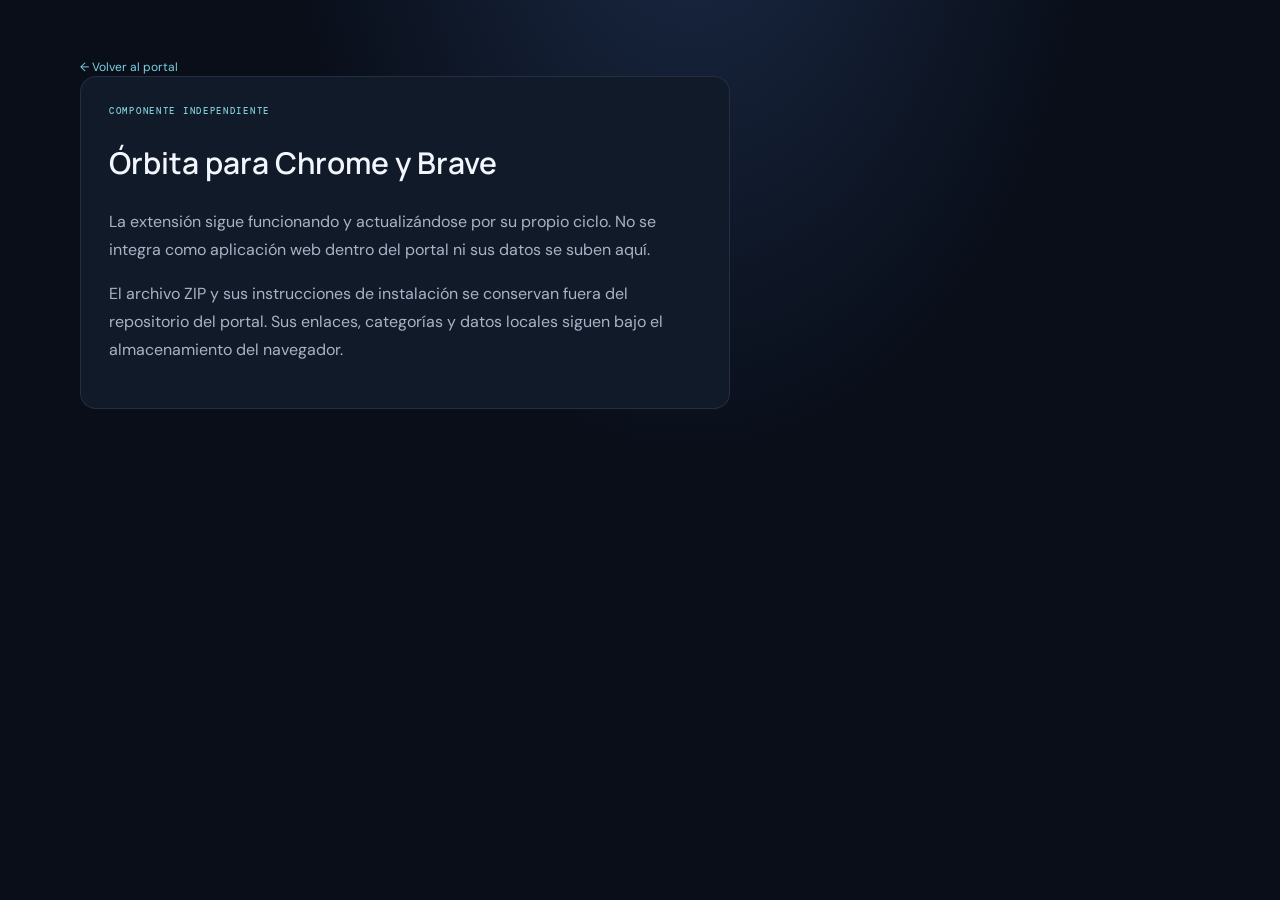
<file: ecosistema-personal/docs/orbita.html>
<!doctype html><html lang="es"><head><meta charset="utf-8"><meta name="viewport" content="width=device-width,initial-scale=1"><meta name="theme-color" content="#0a1020"><link rel="stylesheet" href="../styles.css"><title>Órbita — Extensión independiente</title><style>main{padding-top:55px}.note{max-width:650px;border:1px solid var(--line);border-radius:16px;background:#111a29;padding:28px;line-height:1.75;color:#a8b4c6}.note h1{color:var(--text);font:600 30px var(--head)}.back{color:var(--blue);text-decoration:none;font-size:12px}</style></head><body><main><a class="back" href="../">← Volver al portal</a><article class="note"><p class="eyebrow">COMPONENTE INDEPENDIENTE</p><h1>Órbita para Chrome y Brave</h1><p>La extensión sigue funcionando y actualizándose por su propio ciclo. No se integra como aplicación web dentro del portal ni sus datos se suben aquí.</p><p>El archivo ZIP y sus instrucciones de instalación se conservan fuera del repositorio del portal. Sus enlaces, categorías y datos locales siguen bajo el almacenamiento del navegador.</p></article></main></body></html>
</file>
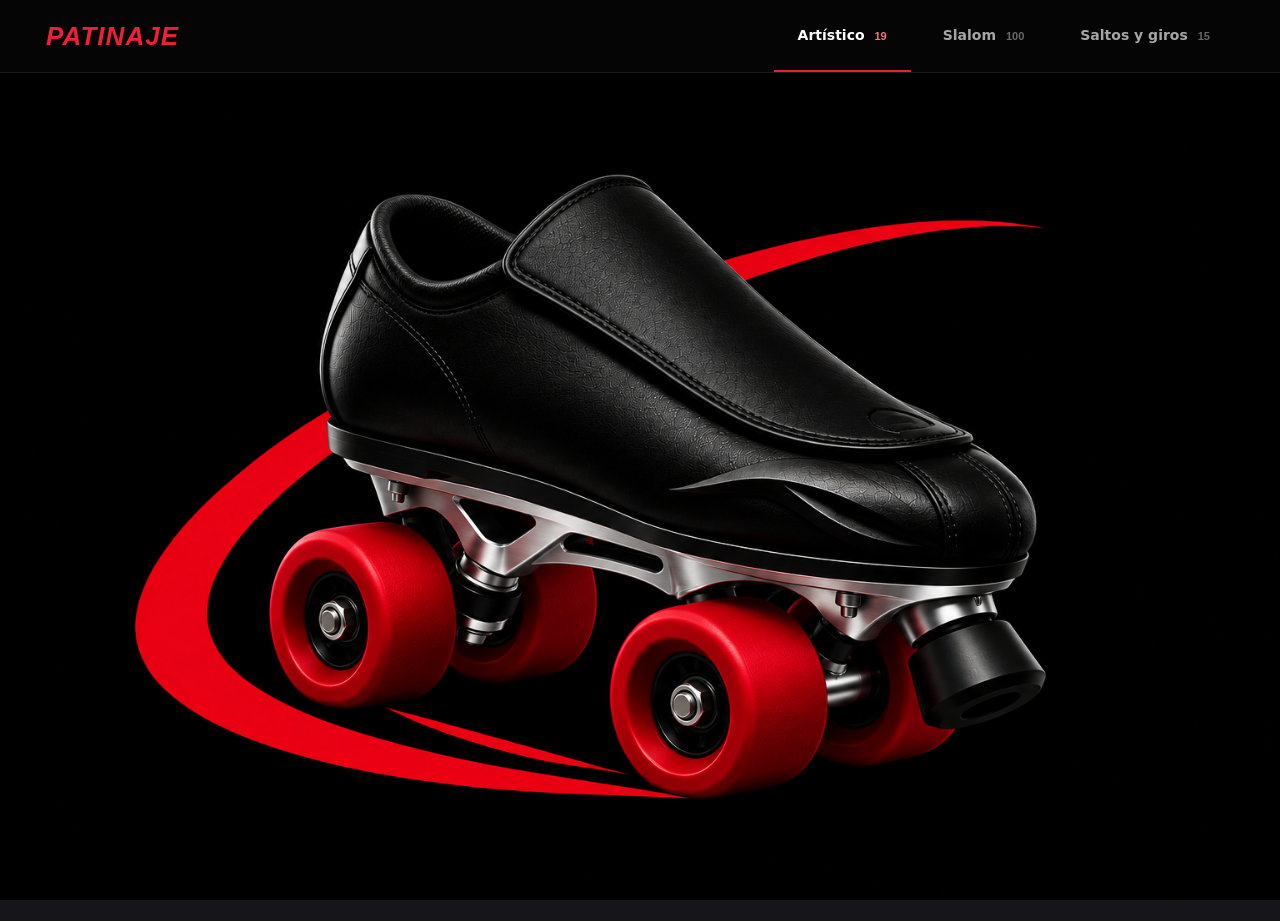
<file: ecosistema-personal/apps/patinaje/cloud.html>
<!doctype html>
<html lang="es">
<head>
<meta charset="UTF-8">
<meta name="viewport" content="width=device-width,initial-scale=1,viewport-fit=cover">
<meta name="theme-color" content="#161519">
<title>Patinaje · Mi Ecosistema</title>
<style>
html,body{margin:0;width:100%;height:100%;overflow:hidden;background:#161519}
iframe{display:block;width:100%;height:100%;border:0}
</style>
<script src="../../core/private-cloud.js" data-ecosistema-app="patinaje"></script>
</head>
<body><iframe title="Patinaje artístico y slalom" src="./index.html" allow="fullscreen"></iframe></body>
</html>
</file>
<file: ecosistema-personal/styles.css>
@import url('https://fonts.googleapis.com/css2?family=DM+Mono:wght@400;500&family=DM+Sans:wght@400;500;600;700&family=Manrope:wght@400;500;600;700;800&display=swap');
:root{color-scheme:dark;--bg:#090e19;--panel:#111a29;--panel2:#131f31;--line:rgba(190,211,242,.11);--text:#f3f6fc;--sub:#9baac0;--blue:#7bd2e5;--violet:#b4a0ff;--gold:#e6c783;--mono:'DM Mono',monospace;--sans:'DM Sans',sans-serif;--head:'Manrope',sans-serif}*{box-sizing:border-box}body{margin:0;min-height:100vh;background:radial-gradient(ellipse at 54% -20%,#1b2b47 0,transparent 42%),var(--bg);color:var(--text);font-family:var(--sans);overflow-x:hidden}.ambient{position:fixed;z-index:-1;border-radius:50%;filter:blur(110px);opacity:.13;pointer-events:none}.ambient-one{width:350px;height:350px;top:30%;left:-200px;background:#4bb5ca}.ambient-two{width:330px;height:330px;top:66%;right:-180px;background:#8269d1}.topbar{height:82px;padding:0 max(5vw,26px);display:flex;justify-content:space-between;align-items:center;border-bottom:1px solid rgba(255,255,255,.055);background:#080d16bb;backdrop-filter:blur(16px)}.brand{display:flex;align-items:center;gap:12px;text-decoration:none;color:inherit}.brand-mark{width:38px;height:38px;display:grid;place-items:center;border:1px solid #86cddd55;border-radius:12px;background:#81d1e50d}.brand-mark img{width:27px}.brand strong,.brand small{display:block}.brand strong{font-family:var(--head);font-size:13px;letter-spacing:.03em}.brand small{margin-top:3px;color:var(--sub);font-size:10px;letter-spacing:.04em}.top-actions{display:flex;align-items:center;gap:20px}.local-badge{font-size:11px;color:#b8c5d4}.local-badge i{display:inline-block;width:7px;height:7px;margin-right:7px;border-radius:50%;background:#70ddb4;box-shadow:0 0 12px #70ddb488}.install-btn{border:1px solid #80c9d255;background:#84d7e911;color:#caedf5;padding:9px 14px;border-radius:9px;font:500 11px var(--sans);cursor:pointer}.install-btn:hover{background:#84d7e91e}main{width:min(1120px,90vw);margin:0 auto}.hero{position:relative;min-height:350px;padding:76px 5px 66px;display:flex;align-items:center}.hero-copy{position:relative;z-index:1}.eyebrow{font:500 9px var(--mono);letter-spacing:.19em;color:#80cddb;margin:0 0 14px}.hero h1{font:600 clamp(42px,6vw,66px)/1.02 var(--head);letter-spacing:-.055em;margin:0}.hero h1 em{font-style:normal;background:linear-gradient(100deg,#f1e2ba,#8bcfe0 64%,#a99bea);background-clip:text;-webkit-text-fill-color:transparent}.hero-text{max-width:465px;color:#a8b4c6;font-size:14px;line-height:1.75;margin:20px 0 21px}.hero-meta{display:flex;align-items:center;gap:11px;color:#8492a6;font:10px var(--mono)}.hero-meta b{color:#e5d5ad;font-weight:500}.dot{color:#58677d}.orbit-art{position:absolute;width:300px;height:300px;right:50px;top:28px;opacity:.88}.orbit{position:absolute;inset:25px;border:1px solid #8eb5d625;border-radius:50%;transform:rotate(-24deg) scaleY(.56)}.orbit-b{inset:0;transform:rotate(38deg) scaleY(.48);border-color:#c9b9f12b}.orbit-core{position:absolute;inset:0;margin:auto;width:76px;height:76px;display:grid;place-items:center;border-radius:50%;font-size:23px;color:#d7d0ff;background:radial-gradient(circle at 36% 30%,#b4acf1,#4e668c 45%,#111c31 78%);box-shadow:0 0 44px #7f93cf40, inset 0 0 18px #fff2}.planet{position:absolute;width:11px;height:11px;border-radius:50%;background:#7bd2e5;box-shadow:0 0 15px currentColor}.p1{left:39px;top:100px}.p2{right:51px;top:82px;width:7px;height:7px;background:#e4c68b}.p3{right:83px;bottom:41px;width:6px;height:6px;background:#bcabff}.section-head{display:flex;align-items:end;justify-content:space-between;margin:7px 0 20px}.section-head h2{font:600 23px var(--head);margin:0;letter-spacing:-.035em}.section-head .eyebrow{margin-bottom:7px}.search{width:245px;height:40px;border:1px solid var(--line);border-radius:10px;display:flex;align-items:center;gap:9px;padding:0 12px;background:#ffffff04;color:#8d9eb2}.search span{font-size:23px;line-height:1}.search input{background:transparent;border:0;outline:0;color:var(--text);font:12px var(--sans);width:100%}.search input::placeholder{color:#6c7b90}.app-grid{display:grid;grid-template-columns:repeat(3,1fr);gap:14px}.app-card{--accent:var(--blue);position:relative;min-height:184px;padding:20px 20px 18px;border:1px solid var(--line);border-radius:15px;background:linear-gradient(145deg,#151f2fdb,#0f1724ef);overflow:hidden;transition:transform .22s,border-color .22s,background .22s}.app-card:before{content:"";position:absolute;width:135px;height:135px;border-radius:50%;right:-54px;top:-69px;background:var(--accent);opacity:.09;filter:blur(3px)}.app-card:hover{transform:translateY(-3px);border-color:color-mix(in srgb,var(--accent),transparent 62%);background:linear-gradient(145deg,#1a2738,#111a29)}.card-top{display:flex;align-items:center;justify-content:space-between}.app-icon{width:40px;height:40px;border-radius:12px;display:grid;place-items:center;color:var(--accent);border:1px solid color-mix(in srgb,var(--accent),transparent 72%);background:color-mix(in srgb,var(--accent),transparent 93%);font-size:19px}.app-category{font:9px var(--mono);letter-spacing:.07em;color:#7d8ea4}.app-card h3{font:600 16px var(--head);margin:18px 0 6px;letter-spacing:-.02em}.app-card p{font-size:11px;color:#96a4b8;line-height:1.55;margin:0;max-width:265px}.card-open{display:flex;align-items:center;justify-content:space-between;margin-top:15px;color:var(--accent);font:10px var(--mono);text-decoration:none}.card-open span{font-size:17px;transition:transform .18s}.card-open:hover span{transform:translate(2px,-2px)}.secondary-head{margin-top:53px}.future-grid{display:grid;grid-template-columns:repeat(3,1fr);gap:14px}.future-card{min-height:93px;padding:17px 15px;display:flex;align-items:center;gap:12px;border:1px solid var(--line);border-radius:13px;background:#111a29aa}.future-card h3{font:600 12px var(--head);margin:0 0 5px}.future-card p{font-size:10px;line-height:1.45;color:#8594a8;margin:0}.future-icon{width:31px;height:31px;flex:0 0 31px;border-radius:10px;display:grid;place-items:center;background:#dfc58312;color:var(--gold);font-size:19px}.orbita-icon{color:#b7a6ff;background:#a994ff12}.future-card .status-tag,.text-link{margin-left:auto;white-space:nowrap;font:9px var(--mono);letter-spacing:.07em;color:#c9b77d}.status-tag{padding:5px 7px;border:1px solid #c8aa603b;border-radius:5px;background:#d5b4580a}.status-tag.muted{color:#8996a9;border-color:#aab5c21e;background:none}.text-link{text-decoration:none;color:#afa1ff;letter-spacing:0}.text-link span{font-size:14px;margin-left:4px}footer{margin:50px 0 25px;padding:17px 0;border-top:1px solid var(--line);display:flex;justify-content:space-between;gap:15px;color:#68788f;font:9px var(--mono);letter-spacing:.07em}footer b{color:#d7c18a}.empty{grid-column:1/-1;padding:28px;border:1px dashed var(--line);color:#94a2b6;border-radius:12px;text-align:center;font-size:12px}
@media(max-width:800px){main{width:min(680px,90vw)}.hero{min-height:325px}.orbit-art{right:-10px;opacity:.5;transform:scale(.78)}.app-grid{grid-template-columns:repeat(2,1fr)}.future-grid{grid-template-columns:1fr}.future-card{min-height:78px}}
@media(max-width:540px){.topbar{height:68px;padding:0 5vw}.local-badge{display:none}.hero{min-height:310px;padding:57px 0 52px}.hero h1{font-size:46px}.hero-text{max-width:330px;font-size:13px}.orbit-art{right:-112px;top:45px;transform:scale(.65);opacity:.32}.section-head{align-items:start;gap:15px;flex-direction:column}.search{width:100%}.app-grid{grid-template-columns:1fr;gap:11px}.app-card{min-height:158px}.app-card h3{margin-top:14px}.secondary-head{margin-top:39px}.future-card{padding:14px 12px}.future-card p{max-width:185px}footer{flex-direction:column;line-height:1.6;margin-top:35px}}
@media(prefers-reduced-motion:reduce){*{transition:none!important;scroll-behavior:auto!important}}
</file>
